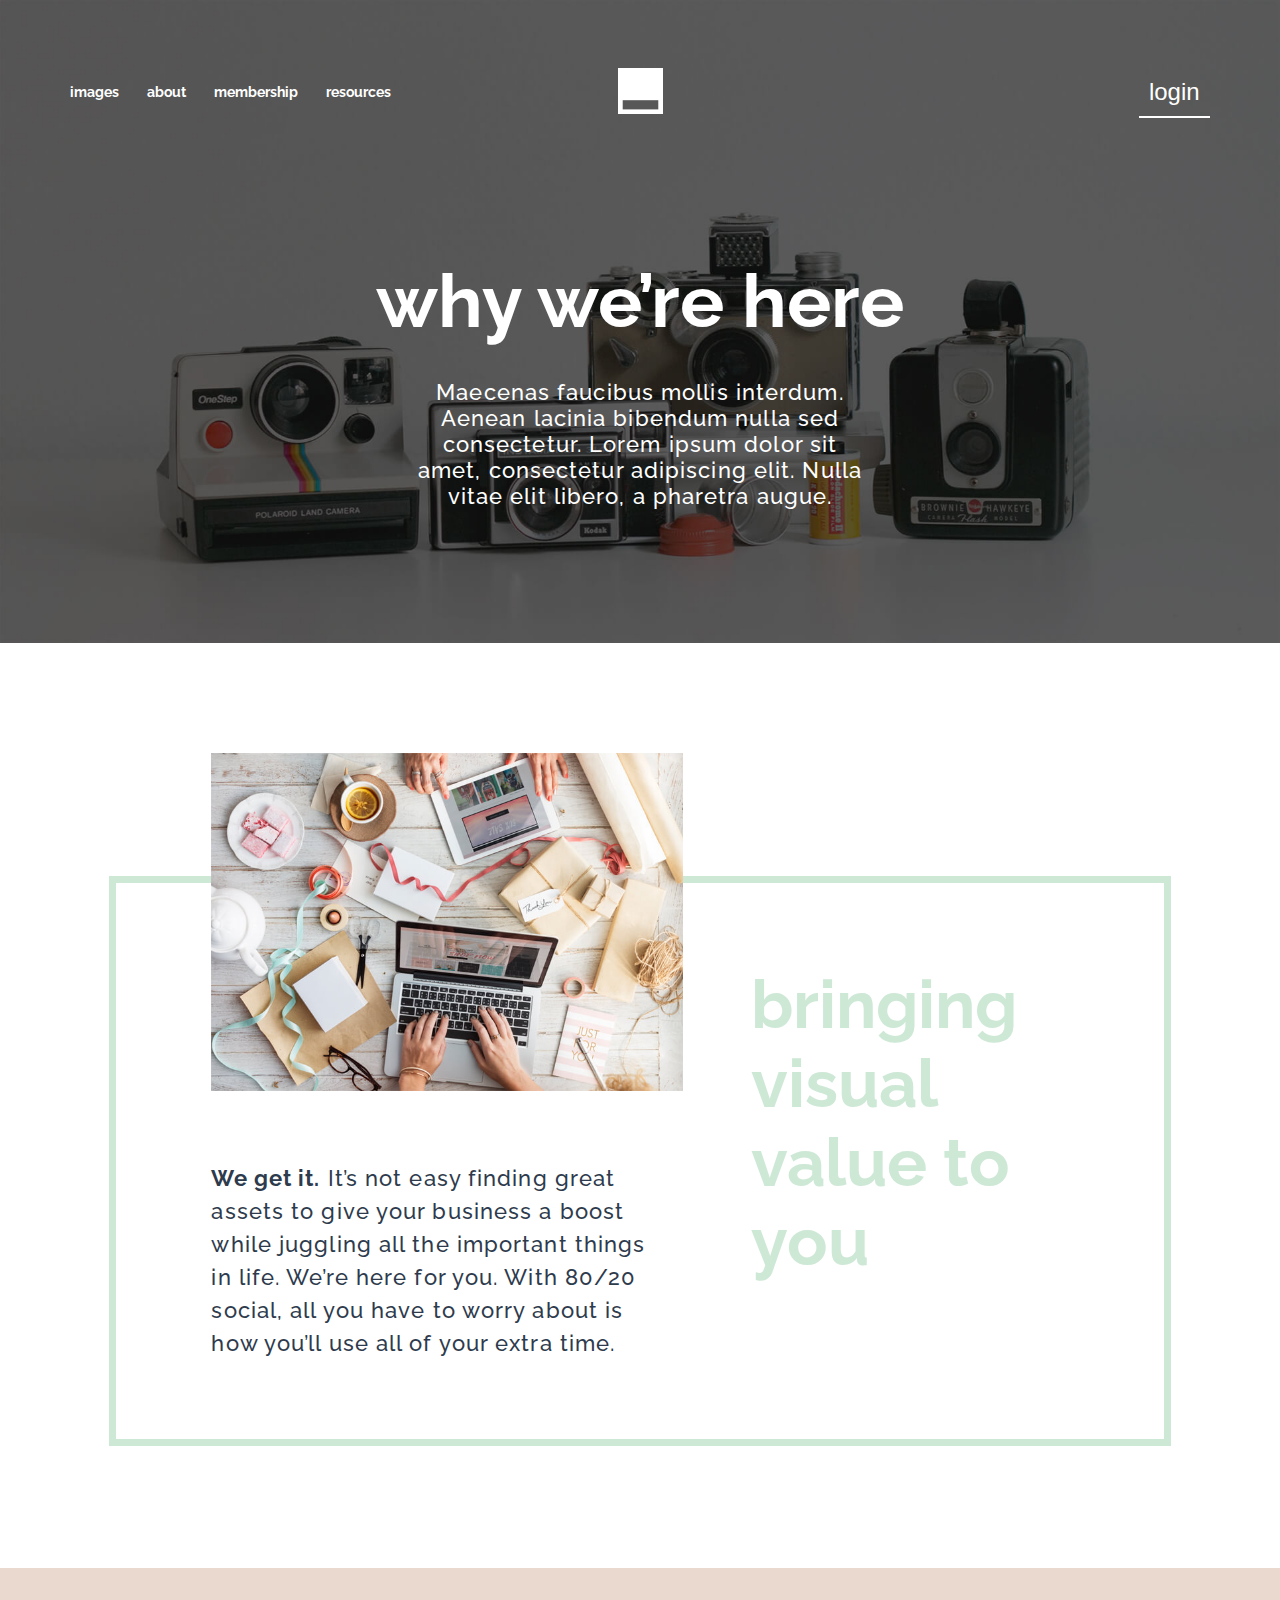
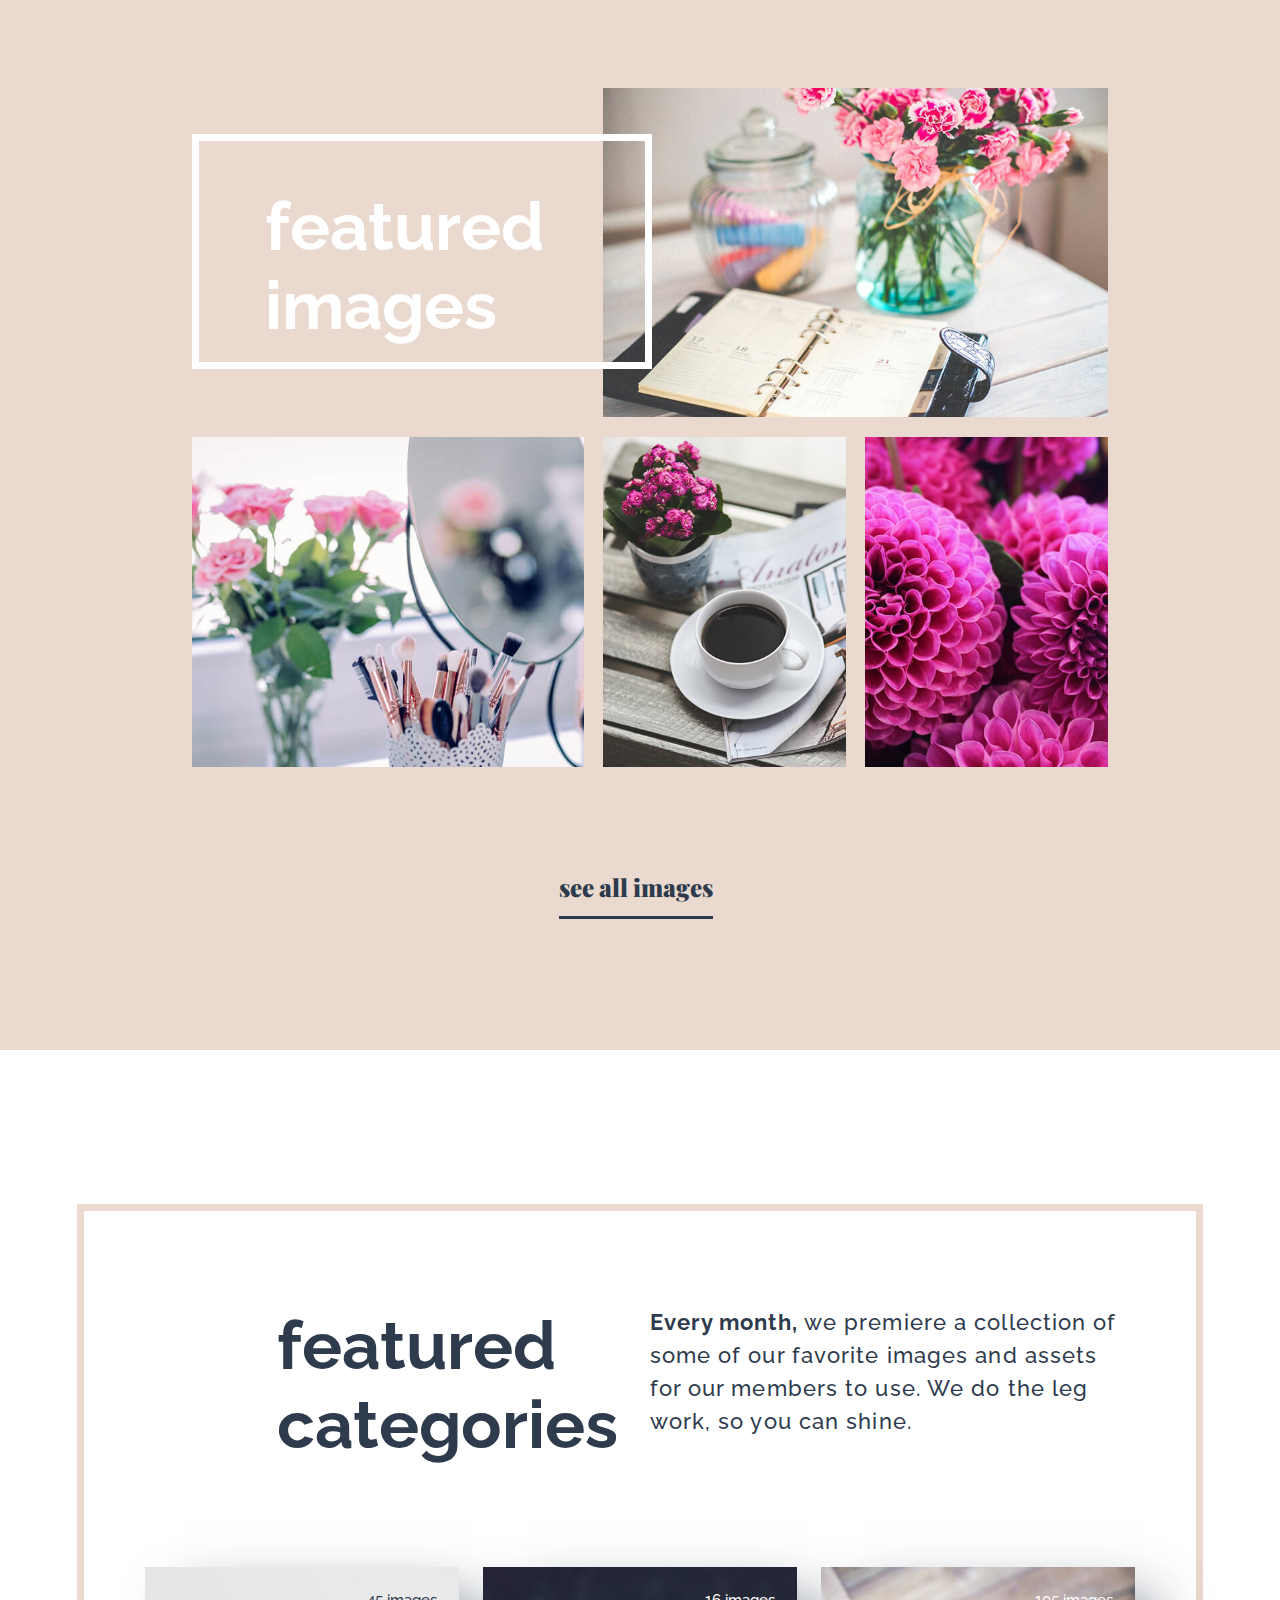
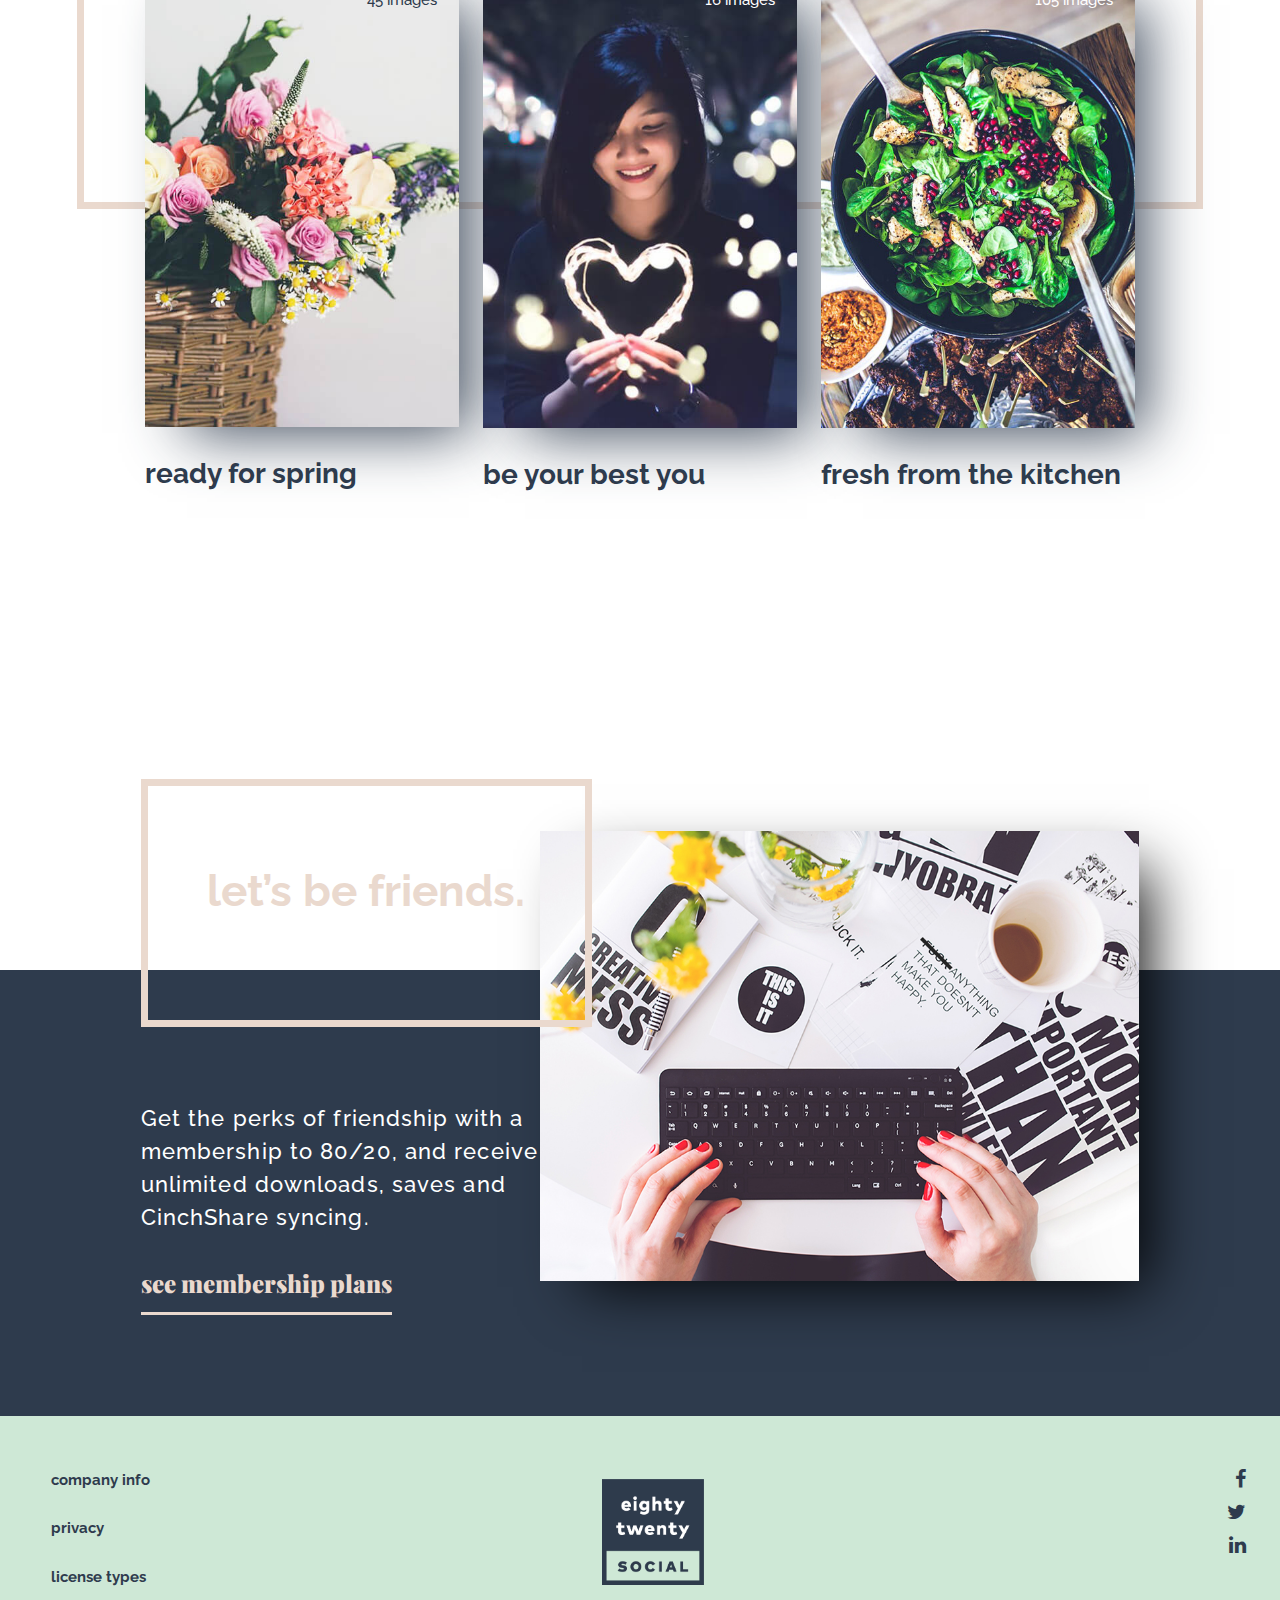
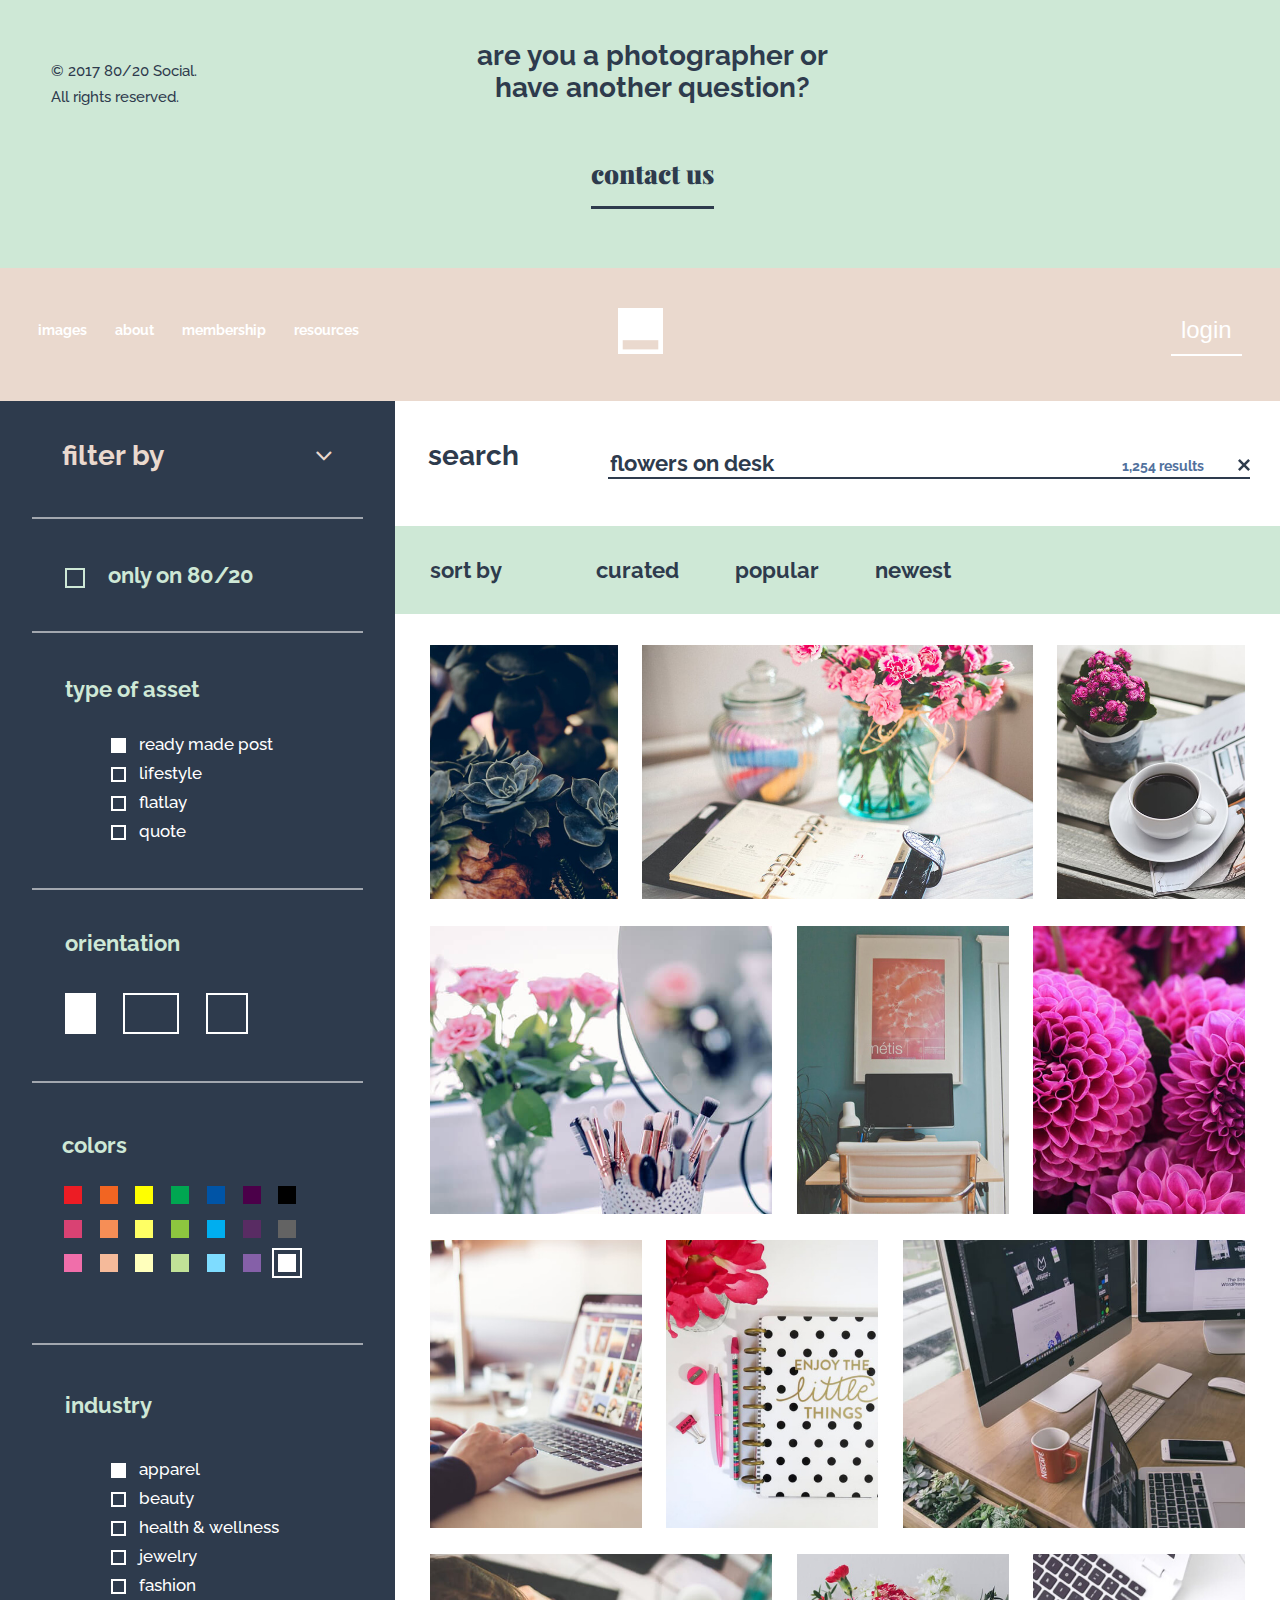
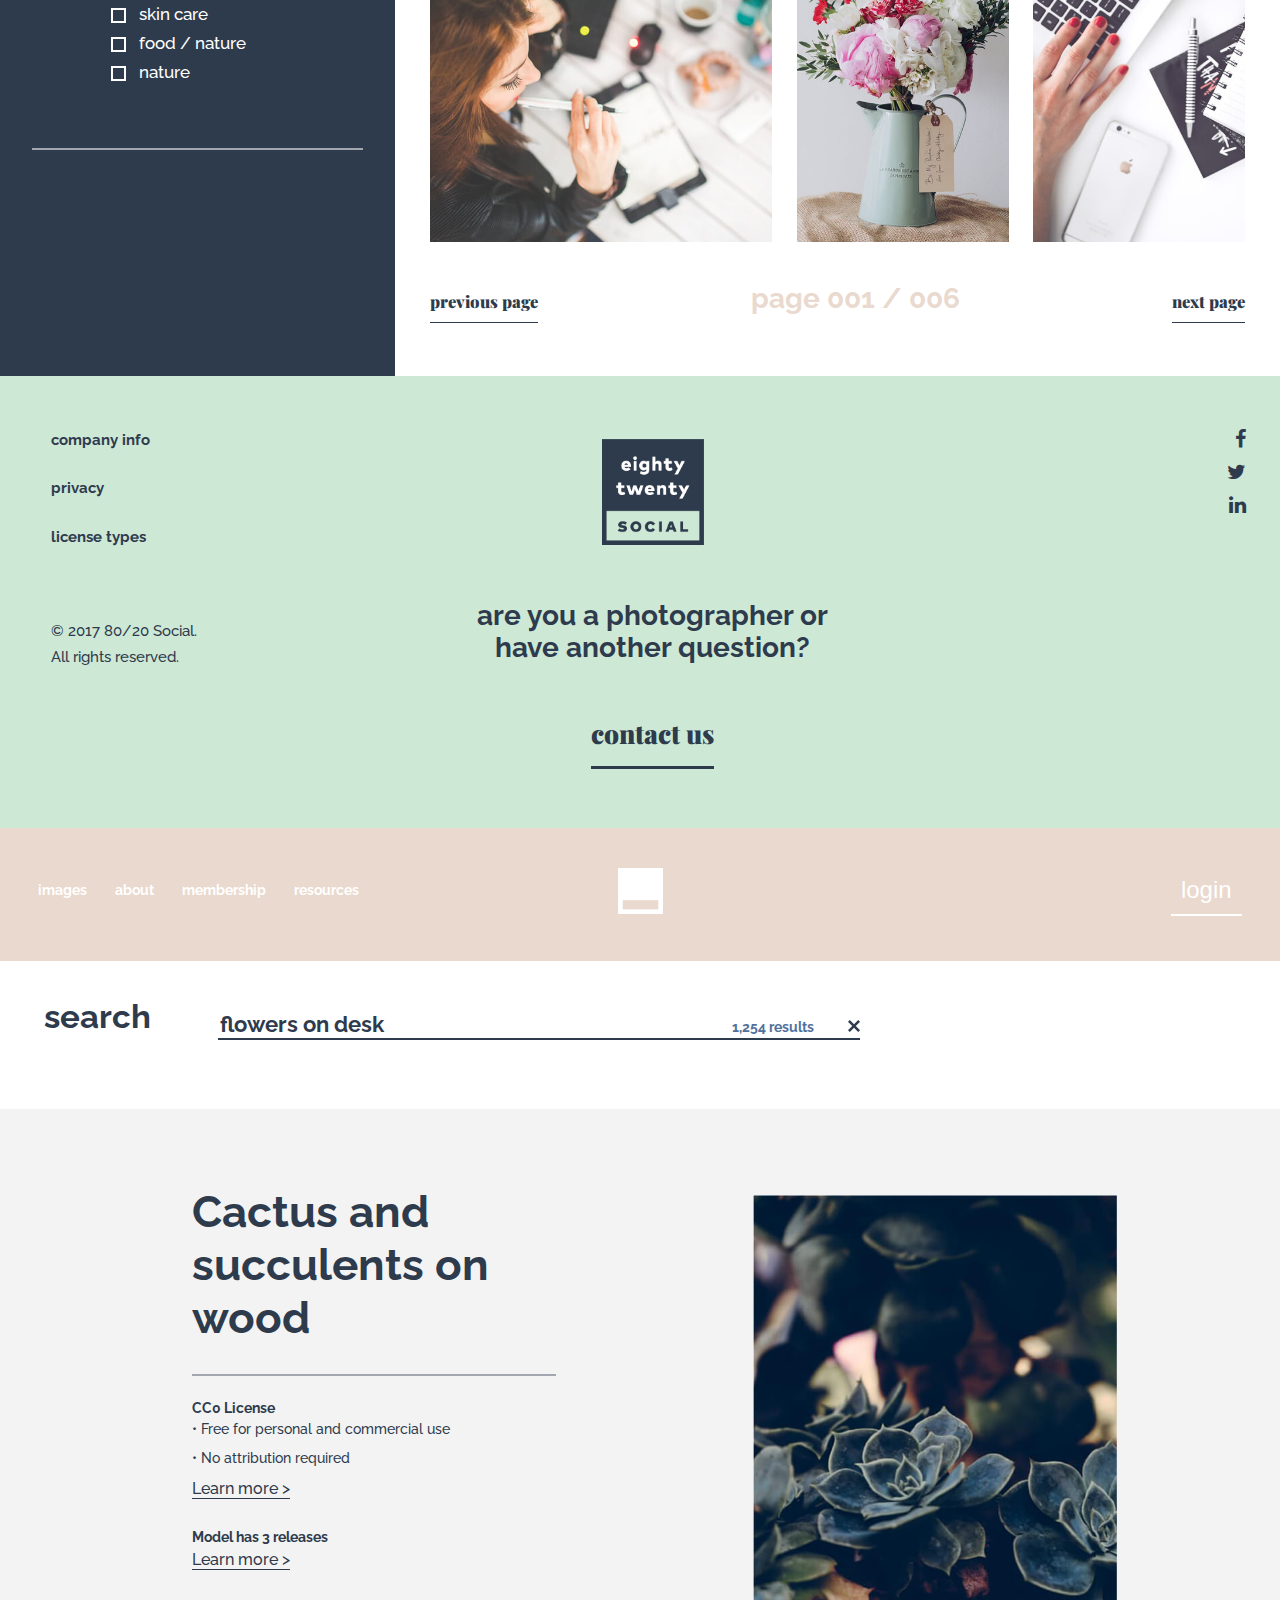
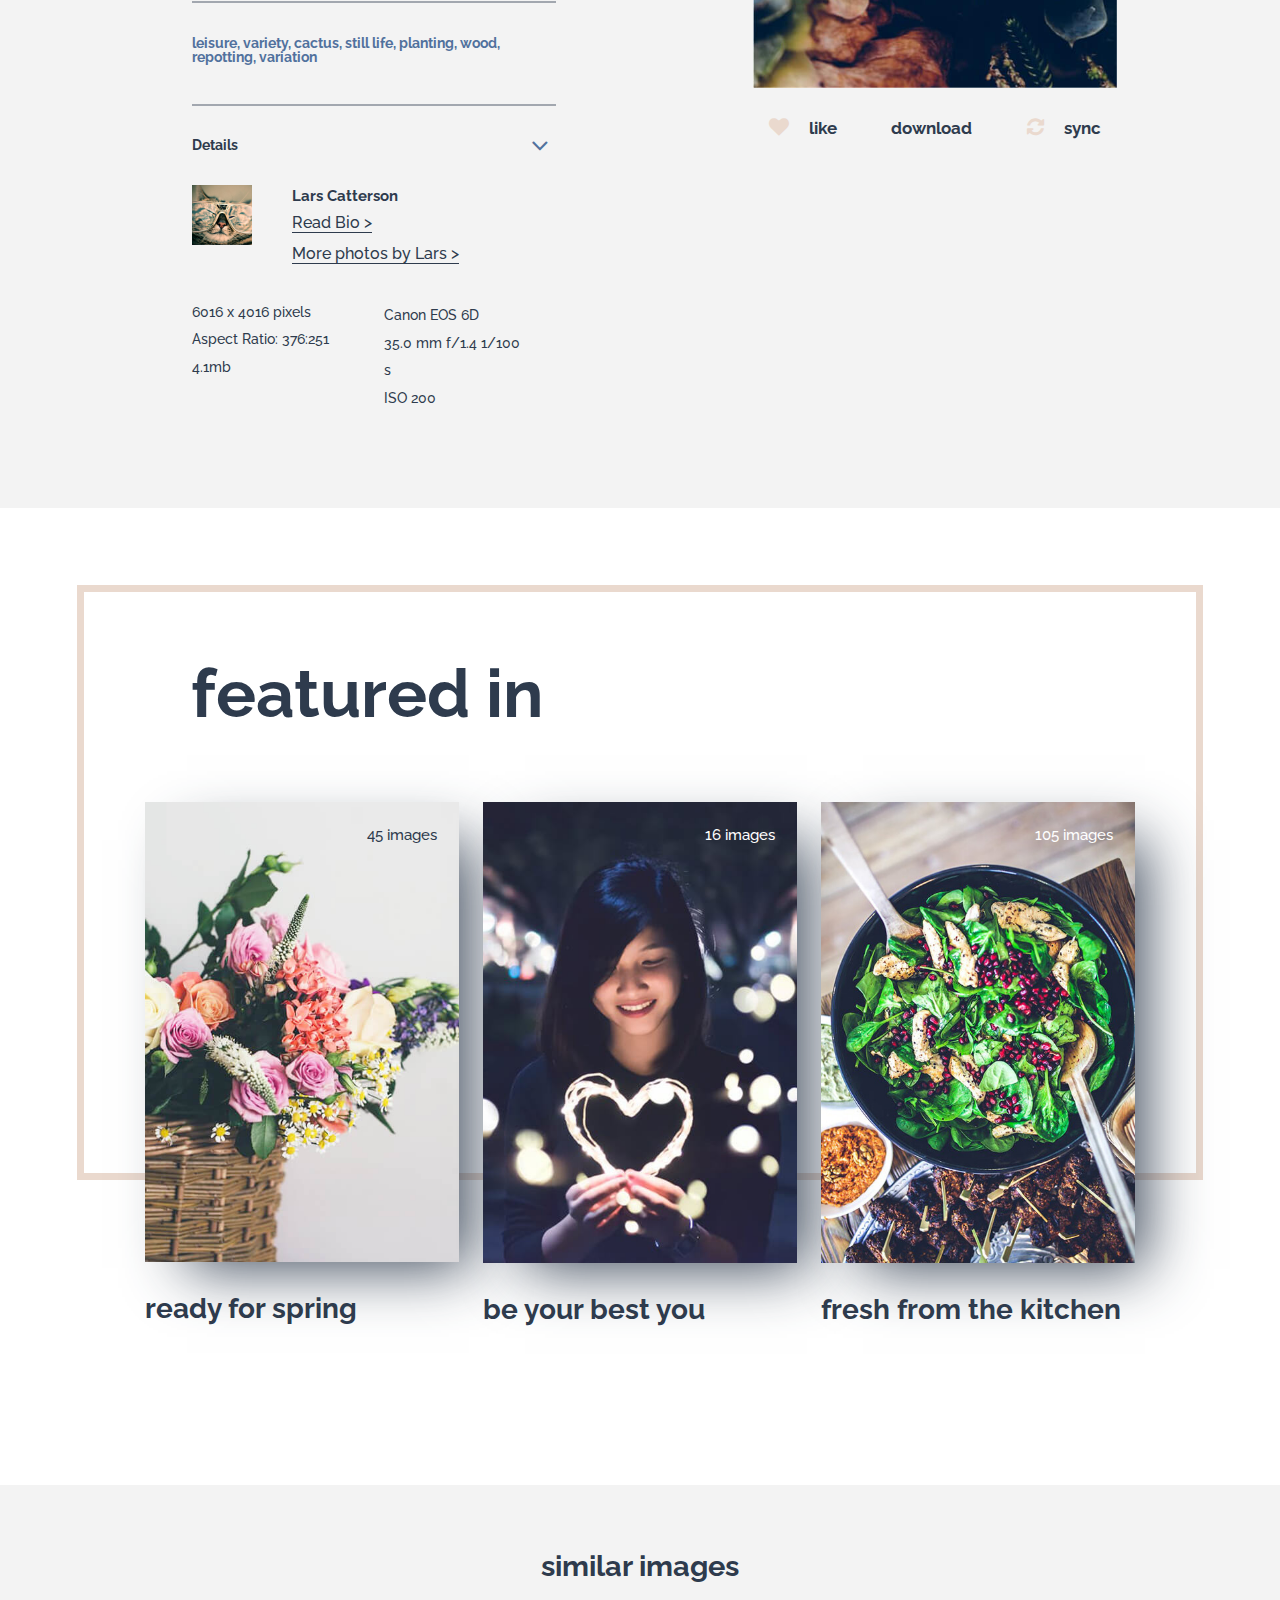
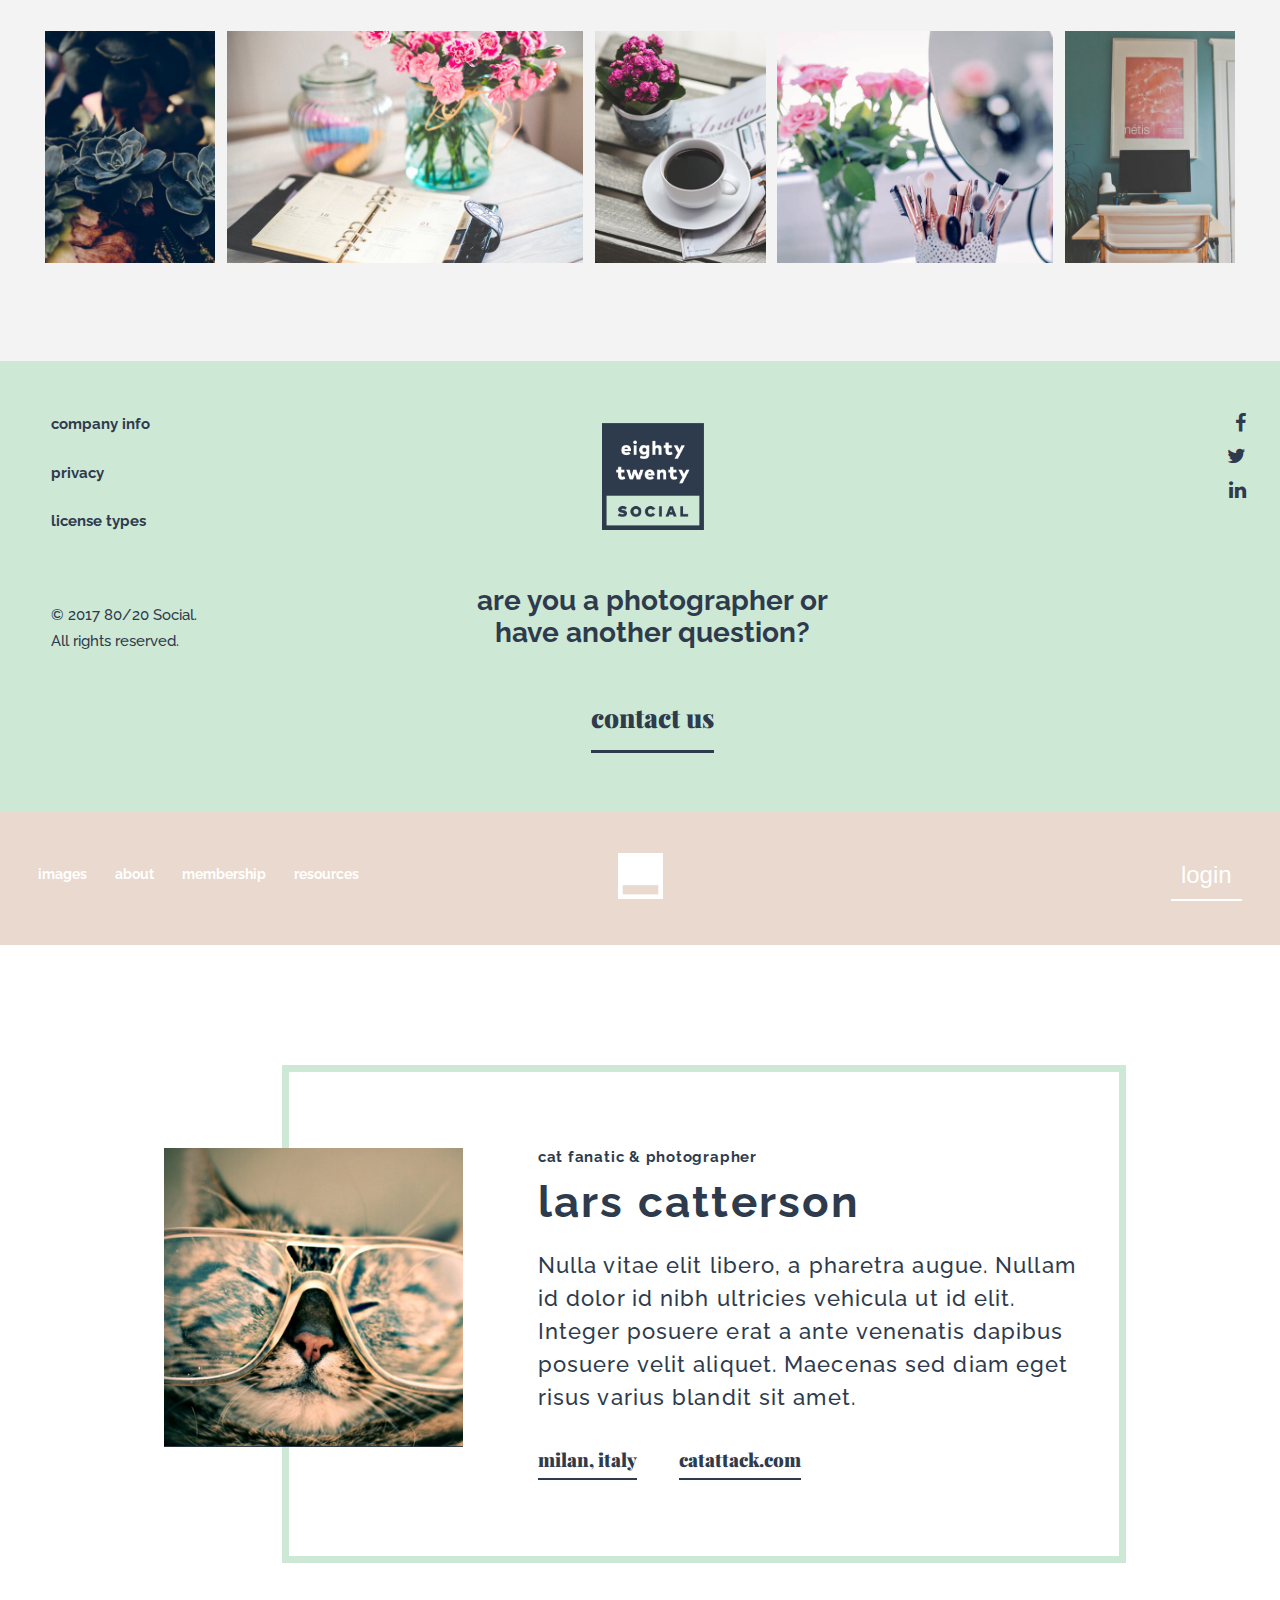
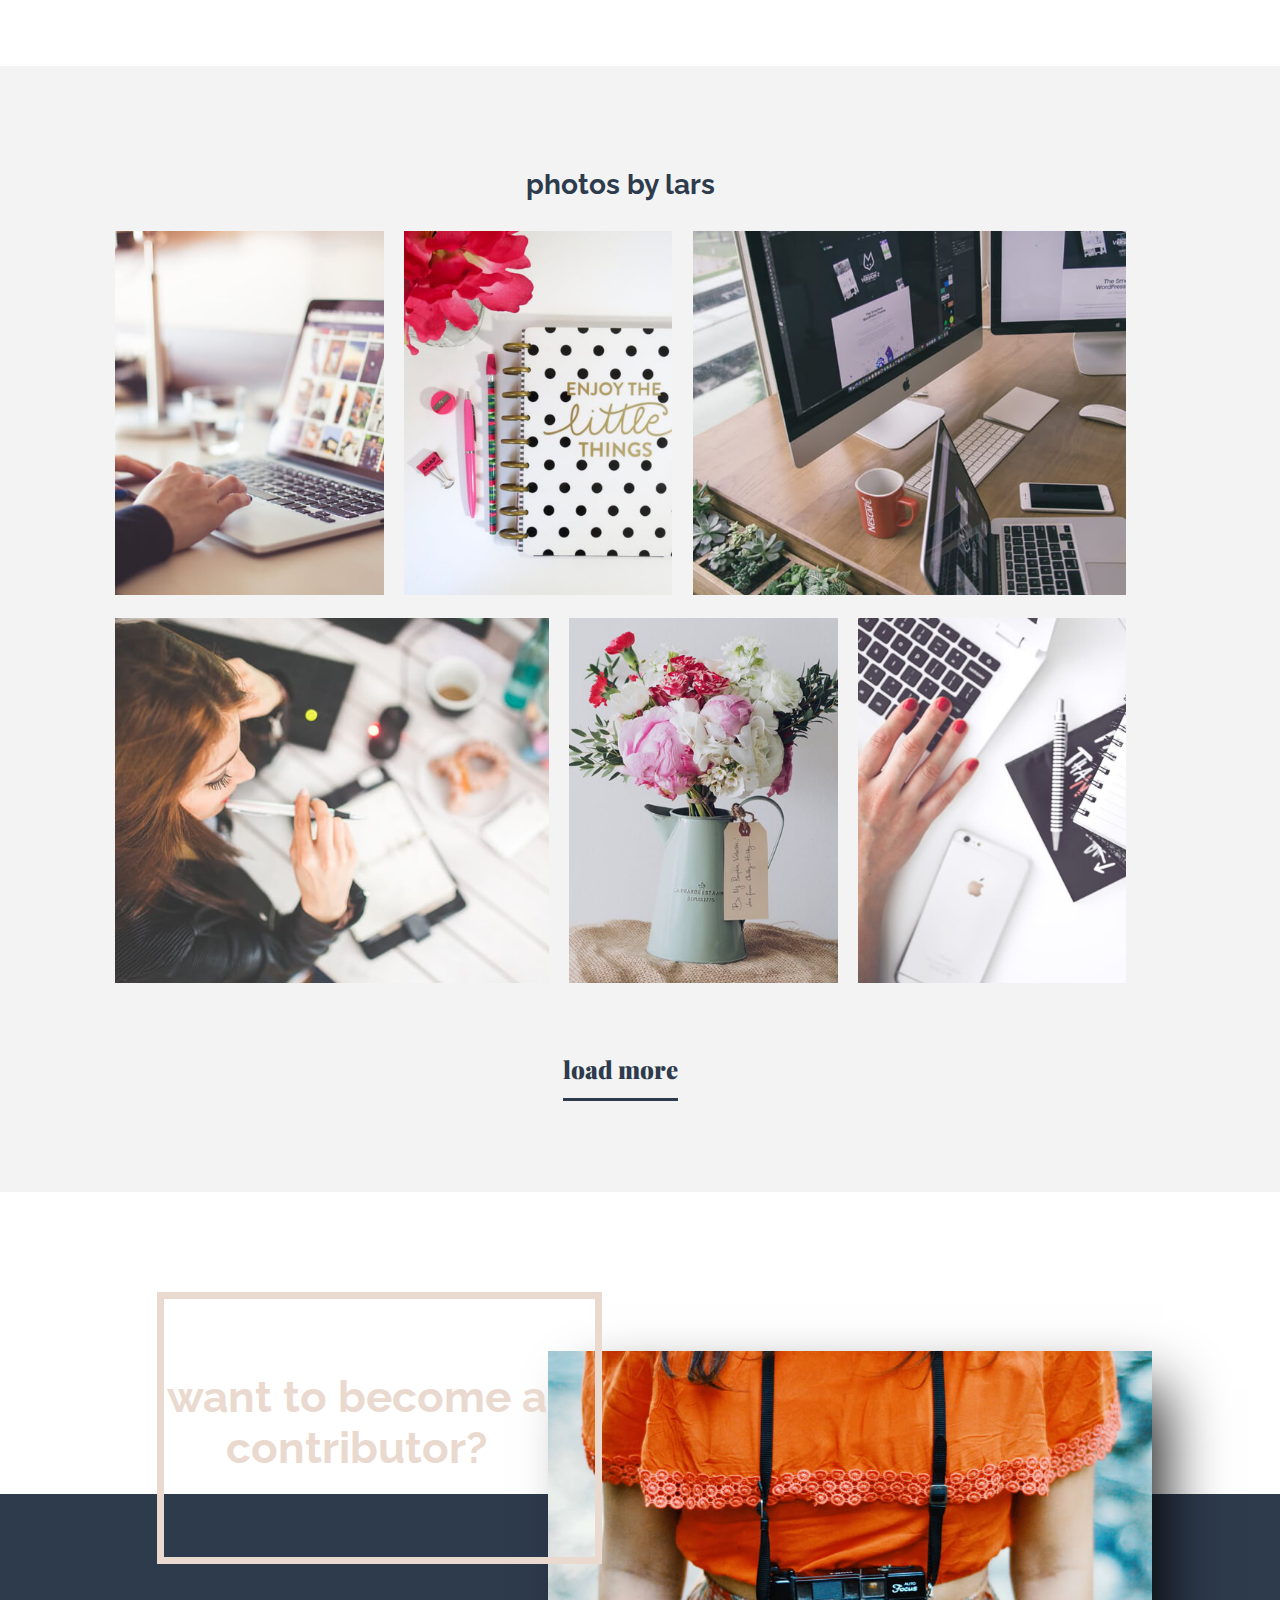
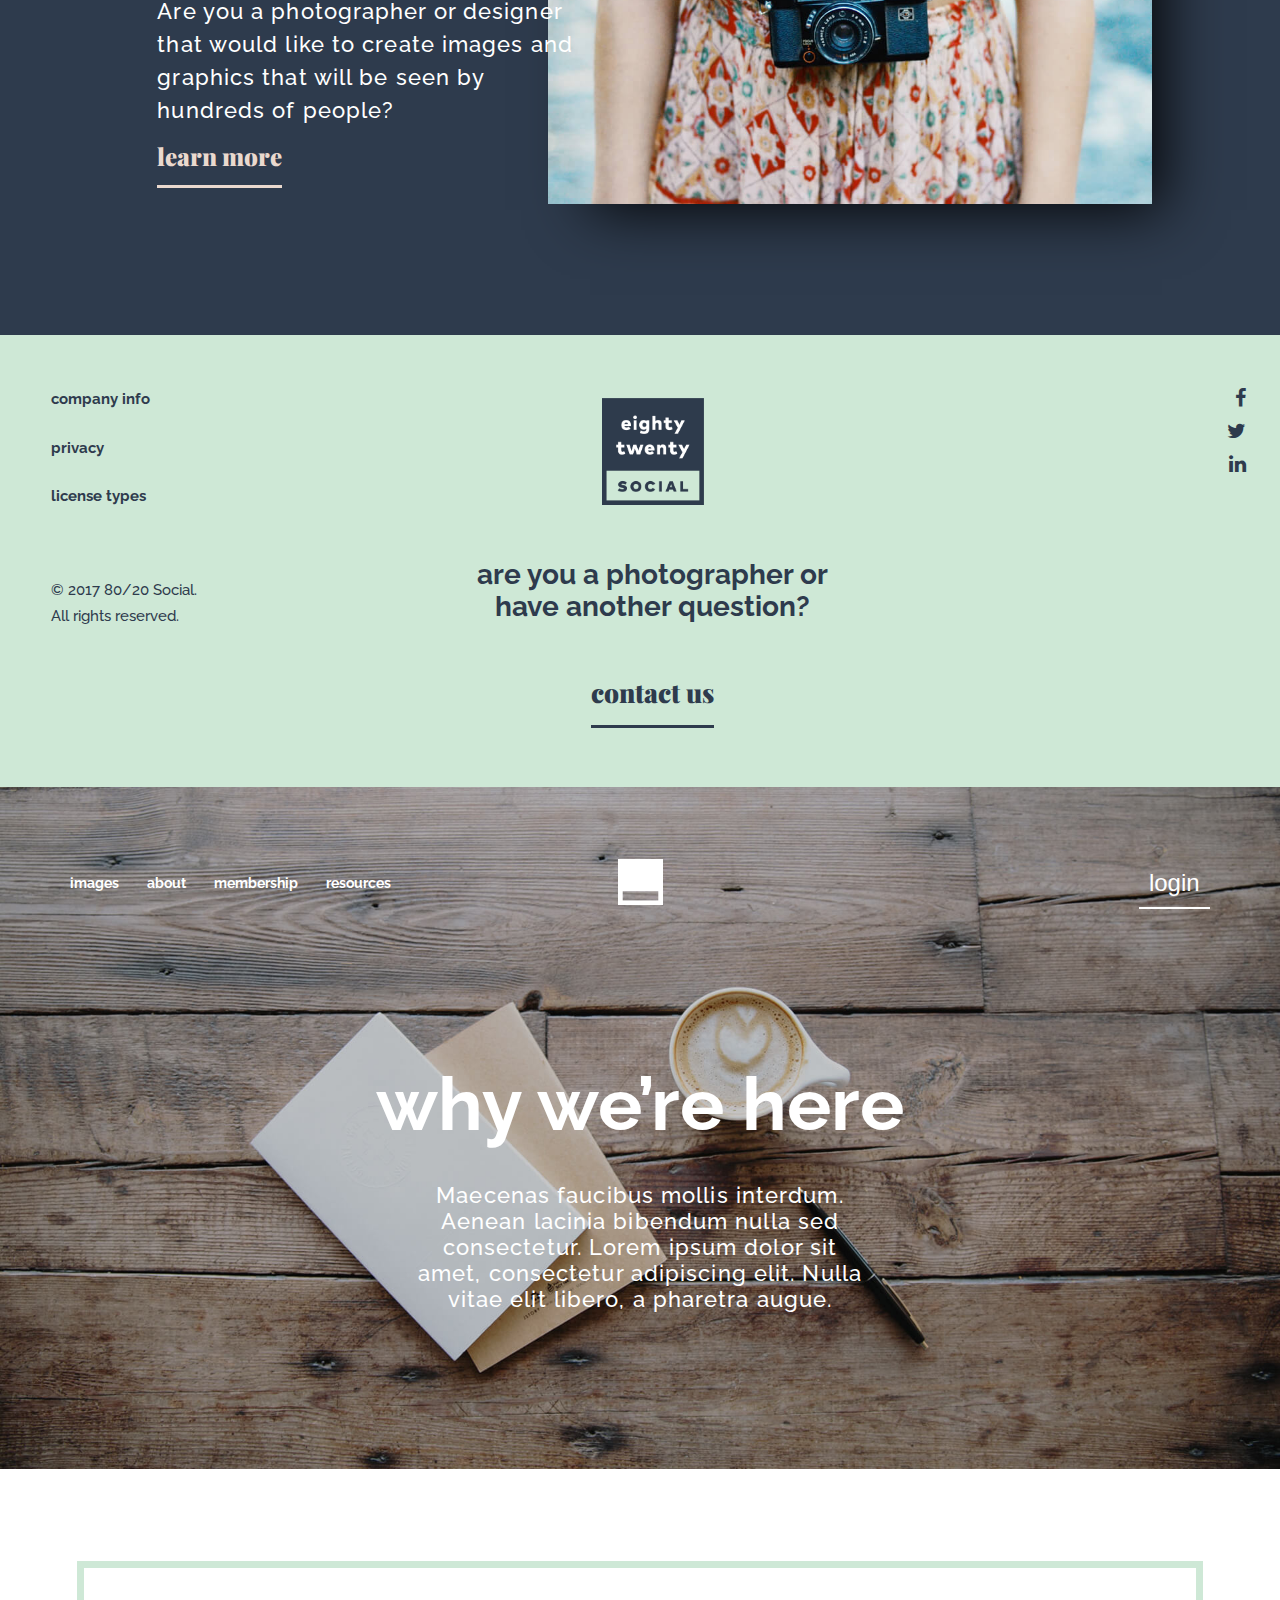
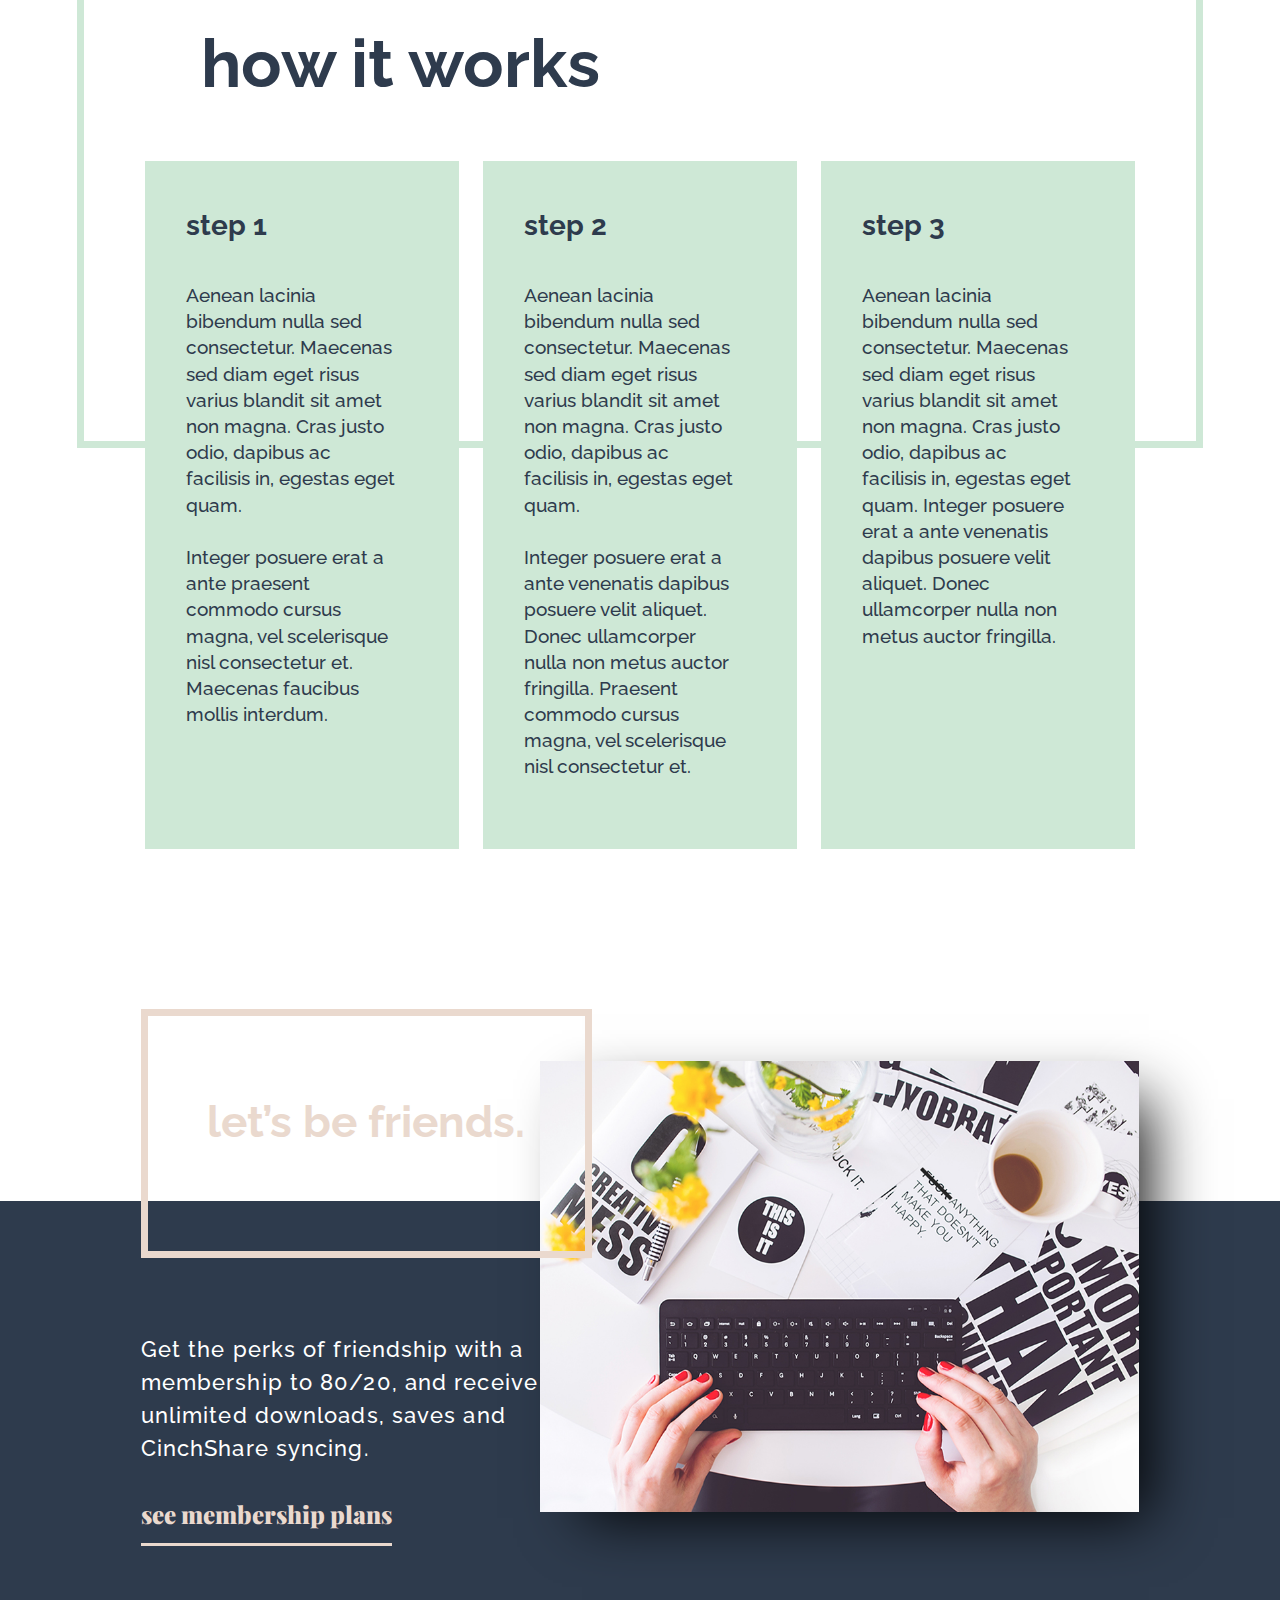
<file: index.html>
<!DOCTYPE html>
<html lang="en">
<head>
    <meta charset="UTF-8">
    <meta name="viewport" content="width=device-width, initial-scale=1.0, maximum-scale=1.0, user-scalable=0">


    <link href="css/styles.css" rel="stylesheet">
    <link href="https://fonts.googleapis.com/css?family=Raleway:500,700" rel="stylesheet">
    <link href="https://fonts.googleapis.com/css?family=Playfair+Display:900" rel="stylesheet">
    <title>8020</title>
    <!--[if IE]>
    <style type="text/css">
        @media (max-width: 531px) { .featured_categories .images_featured_categories div{height: 100%}}
    </style>
    <![endif]-->

</head>
<body>
<!--HOMEPAGE1-->
<section class="home_nav_section about">
    <img class="background_home" src="images/home_cameras_1920.jpg" alt="cameras">
    <div class="menu_logo_login">
        <div class="hamburder">
            <div id="nav-icon1">
                <span></span>
                <span></span>
                <span></span>
            </div>

        </div>

        <nav>
            <ul>
                <li><a href="#">images</a></li>
                <li><a href="#">about</a></li>
                <li><a href="#">membership</a></li>
                <li><a href="#">resources</a></li>
            </ul>
        </nav>
        <div class="logo_home"><img class="logo" src="images/logo_top.png" alt="logo"></div>
        <button type="button" class="login_button">login</button>
    </div>
    <div class="about_text">
    <h2>why we’re here</h2>
    <p>Maecenas faucibus mollis interdum. Aenean lacinia bibendum nulla sed consectetur. Lorem ipsum dolor sit amet,
        consectetur adipiscing elit. Nulla vitae elit libero, a pharetra augue.</p>

    </div>

</section>
<section class="bring_visual_value">

    <div class="text_visual_value">
        <div class="image_visual_value">
            <img src="images/bringing%20_visual_value_to_you.jpg" alt="bringing_visual_value_to_you">
        </div>
        <div class="left_side">


            <p><span>We get it.</span> It’s not easy finding great assets to give your business a boost while juggling
                all
                the important things in life. We’re here for you. With 80/20 social, all you have to worry about is how
                you’ll use all of your extra time.</p>
        </div>
        <div class="right_side">
            <h2>bringing visual value to you</h2>
        </div>
    </div>

</section>
<section class="featured_images_home">
    <div class="text_featured_images_home">
        <h2>featured images</h2>
    </div>

    <div class="img_featured_1">
        <img src="images/flowers-desk-office-vintage.jpg" alt="flowers desk office vintage">

    </div>
    <div class="img_featured_2">
        <img src="images/pexels-photo-318379.jpg" alt="flowers">
    </div>
    <div class="img_featured_3">
        <img src="images/coffee-flower-reading-magazine.jpg" alt="coffee flower reading magazine">
    </div>
    <div class="img_featured_4">
        <img src="images/pexels-photo-27714.jpg" alt="flowers">
    </div>
    <p><a href="#">see all images</a></p>


</section>
<section class="featured_categories">
    <div class="text_featured_categories_home">
        <h2>featured categories</h2>
        <p><span>Every month,</span> we premiere a collection of some of our favorite images and assets for our members
            to use. We do the leg work, so you can shine.</p>

    </div>
    <div class="images_featured_categories">
        <div>
            <a href="#">
                <span class="not_white_color">45 images</span>
                <img src="images/pexels-photo-128945.jpg" atl="flowers">
                <p>ready for spring</p>
            </a>
        </div>
        <div>
            <a href="#">
                <span>16 images</span>
                <img src="images/pexels-photo-289701.jpg" atl="girl">
                <p>be your best you</p>
            </a>
        </div>
        <div>
            <a href="#">
                <span>105 images</span>
                <img src="images/food-salad-healthy-lunch.jpg" alt="food salad healthy lunch">
                <p>fresh from the kitchen</p>
            </a>
        </div>
    </div>


</section>
<section class="lets_be_friends">
    <div class="left_side_lets_be_friends">
        <h2>let’s be friends.</h2>
        <p>Get the perks of friendship with a membership to 80/20, and receive unlimited downloads, saves and CinchShare
            syncing.</p>
        <span><a href="#">see membership plans</a></span>
    </div>
    <div class="right_side_lets_be_friends">
        <img src="images/home_img_creative_mess.jpg" atl="home creative mess">


    </div>
</section>
<section class="contact_us">
    <div class="all_right">
        <ul class="company_pr">
            <li><a href="#">company info </a></li>
            <li><a href="#">privacy</a></li>
            <li><a href="#">license types</a></li>
        </ul>
        <p>© 2017 80/20 Social.</p>
        <p> All rights reserved. </p>
    </div>
    <div class="logo_contact">

        <a href="#"><img src="images/8020_MainLogo_Color_blue.png" alt="8020 Logo"></a>
        <h3>are you a photographer or have another question?</h3>
        <p class="link_contact"><a href="#">contact us</a></p>
    </div>
    <div>
        <ul class="social_link">
            <li><a href="#"><i class="fa fa-facebook" aria-hidden="true"></i></a></li>
            <li><a href="#"><i class="fa fa-twitter" aria-hidden="true"></i></a></li>
            <li><a href="#"><i class="fa fa-linkedin" aria-hidden="true"></i></a></li>
        </ul>
    </div>

</section>
<!-- END HOMEPAGE-->


<section class="home_nav_section photographer ">
    <div class="menu_logo_login">
        <div class="hamburder">
            <div id="nav-icon1">
                <span></span>
                <span></span>
                <span></span>
            </div>

        </div>

        <nav>
            <ul>
                <li><a href="#">images</a></li>
                <li><a href="#">about</a></li>
                <li><a href="#">membership</a></li>
                <li><a href="#">resources</a></li>
            </ul>
        </nav>
        <div class="logo_home"><img class="logo" src="images/logo_top.png" alt="logo"></div>
        <button type="button" class="login_button">login</button>
    </div>

</section>


<section class="images_page">
    <section class="mob_filter sort">

        <div class="filter">
            <a href="#">
                <p>filter by</p>
                <p class="arrow"><i class="fa fa-angle-down" aria-hidden="true"></i></i></p>
            </a>
        </div>


    </section>


    <section class="right_menu image">
        <div class="filter">
            <a href="#">
                <p>filter by</p>
                <p class="arrow"><i class="fa fa-angle-down" aria-hidden="true"></i></i></p>
            </a>
        </div>
        <div class="only_on">
    <span>
        <input type="radio" id="only_on" name="only"/>
        <label for="only_on">only on 80/20</label>

    </span>

        </div>
        <div class="type_asset">
            <p>type of asset</p>
            <ul>
                <li>
                    <input type="checkbox" id="ready_made" checked="checked" name="ready_made_post"/>
                    <label for="ready_made">ready made post</label>

                </li>
                <li>
                    <input type="checkbox" id="lifestyle" name="lifestyle"/>
                    <label for="lifestyle">lifestyle</label>
                </li>
                <li>
                    <input type="checkbox" id="flatlay" name="flatlay"/>
                    <label for="flatlay">flatlay</label>
                </li>
                <li>
                    <input type="checkbox" id="quote" name="quote"/>
                    <label for="quote">quote</label>
                </li>
            </ul>
        </div>
        <div class="orientation">
            <p>orientation</p>
            <span class="first">
                <input type="radio" id="first" checked="checked" name="orientation"/>
                <label for="first"></label>
            </span>
            <span class="second">
                <input type="radio" id="second" name="orientation"/>
                <label for="second"></label>
            </span>
            <span class="third">
                <input type="radio" id="third" name="orientation"/>
                <label for="third"></label>
            </span>

        </div>
        <div class="colors">
            <p>colors</p>
            <span class="col1">
                <input type="radio" id="col1" checked="checked" name="colors"/>
                <label for="col1"></label>
            </span>
            <span class="col2">
                <input type="radio" id="col2" checked="checked" name="colors"/>
                <label for="col2"></label>
            </span >
            <span class="col3">
                <input type="radio" id="col3" checked="checked" name="colors"/>
                <label for="col3"></label>
            </span>
            <span class="col4">
                <input type="radio" id="col4" checked="checked" name="colors"/>
                <label for="col4"></label>
            </span>
            <span class="col5">
                <input type="radio" id="col5" checked="checked" name="colors"/>
                <label for="col5"></label>
            </span>
            <span class="col6">
                <input type="radio" id="col6" checked="checked" name="colors"/>
                <label for="col6"></label>
            </span>
            <span class="col7">
                <input type="radio" id="col7" checked="checked" name="colors"/>
                <label for="col7"></label>
            </span>
            <span class="col8">
                <input type="radio" id="col8" checked="checked" name="colors"/>
                <label for="col8"></label>
            </span>
            <span class="col9">
                <input type="radio" id="col9" checked="checked" name="colors"/>
                <label for="col9"></label>
            </span>
            <span class="col10">
                <input type="radio" id="col10" checked="checked" name="colors"/>
                <label for="col10"></label>
            </span>
            <span class="col11">
                <input type="radio" id="col11" checked="checked" name="colors"/>
                <label for="col11"></label>
            </span>
            <span class="col12">
                <input type="radio" id="col12" checked="checked" name="colors"/>
                <label for="col12"></label>
            </span>
            <span class="col13">
                <input type="radio" id="col13" checked="checked" name="colors"/>
                <label for="col13"></label>
            </span>
            <span class="col14">
                <input type="radio" id="col14" checked="checked" name="colors"/>
                <label for="col14"></label>
            </span>
            <span class="col15">
                <input type="radio" id="col15" checked="checked" name="colors"/>
                <label for="col15"></label>
            </span>
            <span class="col16">
                <input type="radio" id="col16" checked="checked" name="colors"/>
                <label for="col16"></label>
            </span>
            <span class="col17">
                <input type="radio" id="col17" checked="checked" name="colors"/>
                <label for="col17"></label>
            </span>
            <span class="col18">
                <input type="radio" id="col18" checked="checked" name="colors"/>
                <label for="col18"></label>
            </span>
            <span class="col19">
                <input type="radio" id="col19" checked="checked" name="colors"/>
                <label for="col19"></label>
            </span>
            <span class="col20">
                <input type="radio" id="col20" checked="checked" name="colors"/>
                <label for="col20"></label>
            </span>
            <span class="col21">
                <input type="radio" id="col21" checked="checked" name="colors"/>
                <label for="col21"></label>
            </span>


        </div>
        <div class="industry">
            <p>industry</p>
            <ul>
                <li>
                    <input type="checkbox" id="apparel" checked="checked" name="apparel"/>
                    <label for="apparel">apparel</label>
                </li>
                <li>
                    <input type="checkbox" id="beauty" name="beauty"/>
                    <label for="beauty">beauty</label>
                </li>
                <li>
                    <input type="checkbox" id="health" name="health"/>
                    <label for="health">health & wellness</label>
                </li>
                <li>
                    <input type="checkbox" id="jewelry" name="jewelry"/>
                    <label for="jewelry">jewelry</label>
                </li>
                <li>
                    <input type="checkbox" id="fashion" name="fashion"/>
                    <label for="fashion">fashion</label>
                </li>
                <li>
                    <input type="checkbox" id="skin" name="skin"/>
                    <label for="skin">skin care</label>
                </li>
                <li>
                    <input type="checkbox" id="food" name="food"/>
                    <label for="food">food / nature</label>
                </li>
                <li>
                    <input type="checkbox" id="nature" name="nature"/>
                    <label for="nature">nature</label>
                </li>
            </ul>
        </div>

    </section>

    <section class="left">

        <section class="search_category">

            <div class="search_box">
                <form role="email" action="">
                    <button class="search_submit" type="submit">search</button>
                    <div class="box_input">
                        <input class="" placeholder="flowers on desk" onfocus="this.placeholder = ''"
                               onblur="this.placeholder = 'flowers on desk'" autocomplete="off" name="srch2" id="srch2"
                               type="search">
                        <span>1,254 results</span>
                        <div class="close"></div>
                    </div>
                </form>


            </div>
        </section>

        <section class="sort">
            <p>sort by</p>
            <ul>
                <li><a href="#">curated</a></li>
                <li><a href="#">popular</a></li>
                <li><a href="#">newest</a></li>
            </ul>

        </section>
        <section class="photo_image">
            <div class="text_featured_images_home">
                <div class="all_img">
                    <div class="img_featured_3">
                        <img src="images/pexels-photo-114980.jpg" alt="">
                    </div>
                    <div class="img_featured_3">
                        <img src="images/flowers-desk-office-vintage.jpg" alt="">
                    </div>
                    <div class="img_featured_1">
                        <img src="images/coffee-flower-reading-magazine.jpg" alt="">
                    </div>
                </div>

                <div class="all_img">
                    <div class="img_featured_2">
                        <img src="images/pexels-photo-318379.jpg" alt="">
                    </div>
                    <div class="img_featured_3">
                        <img src="images/pexels-photo-265097.jpg" alt="">
                    </div>
                    <div class="img_featured_4">
                        <img src="images/pexels-photo-27714.jpg" alt="">
                    </div>
                </div>

                <div class="all_img">
                    <div class="img_featured_3">
                        <img src="images/pexels-photo-196655.jpg" alt="laptop">
                    </div>
                    <div class="img_featured_3">
                        <img src="images/pexels-photo-243221.jpg" alt="bookmark">
                    </div>
                    <div class="img_featured_1">
                        <img src="images/pexels-photo-225502_without_border.jpg" alt="computer">
                    </div>
                </div>

                <div class="all_img">
                    <div class="img_featured_2">
                        <img src="images/woman-hand-desk-office.jpg" alt="woman hand desk office">
                    </div>
                    <div class="img_featured_3">
                        <img src="images/pexels-photo_flowers.jpg" alt="flowers">
                    </div>
                    <div class="img_featured_4">
                        <img src="images/woman-hand-smartphone-desk.jpg" alt="woman hand smartphone desk">
                    </div>
                </div>

            </div>
        </section>
        <section class="featured_images_home photographer">
            <div class="next_page">
                <p><a href="#">previous page</a></p>
                <span>page 001 / 006</span>
                <p><a href="#">next page</a></p>
            </div>
        </section>

    </section>
</section>

<section class="contact_us">
    <div class="all_right">
        <ul class="company_pr">
            <li><a href="#">company info </a></li>
            <li><a href="#">privacy</a></li>
            <li><a href="#">license types</a></li>
        </ul>
        <p>© 2017 80/20 Social.</p>
        <p> All rights reserved. </p>
    </div>
    <div class="logo_contact">

        <a href="#"><img src="images/8020_MainLogo_Color_blue.png" alt="8020 Logo"></a>
        <h3>are you a photographer or have another question?</h3>
        <p class="link_contact"><a href="#">contact us</a></p>
    </div>
    <div>
        <ul class="social_link">
            <li><a href="#"><i class="fa fa-facebook" aria-hidden="true"></i></a></li>
            <li><a href="#"><i class="fa fa-twitter" aria-hidden="true"></i></a></li>
            <li><a href="#"><i class="fa fa-linkedin" aria-hidden="true"></i></a></li>
        </ul>
    </div>

</section>

<section class="home_nav_section photographer ">
    <div class="menu_logo_login">
        <div class="hamburder">
            <div id="nav-icon1">
                <span></span>
                <span></span>
                <span></span>
            </div>

        </div>

        <nav>
            <ul>
                <li><a href="#">images</a></li>
                <li><a href="#">about</a></li>
                <li><a href="#">membership</a></li>
                <li><a href="#">resources</a></li>
            </ul>
        </nav>
        <div class="logo_home"><img class="logo" src="images/logo_top.png" alt="logo"></div>
        <button type="button" class="login_button">login</button>
    </div>

</section>
<section class="search_category">

    <div class="search_box">
        <form role="email" action="">
            <button class="search_submit" type="submit">search</button>
            <div class="box_input">
                <input class="" placeholder="flowers on desk" onfocus="this.placeholder = ''"
                       onblur="this.placeholder = 'flowers on desk'" autocomplete="off" name="srch2" id="srch2"
                       type="search">
                <span>1,254 results</span>
                <div class="close"></div>
            </div>
        </form>


    </div>
</section>
<section class="user_info">
    <div class="left_side">
        <h2>Cactus and succulents on wood</h2>
        <div class="info_img">
            <p>CC0 License</p>
            <ul>
                <li>• Free for personal and commercial use</li>
                <li>• No attribution required</li>
            </ul>
            <p class="learn_more"><a href="#">Learn more ></a></p>
            <p>Model has 3 releases</p>
            <p><a href="#">Learn more ></a></p>
        </div>


        <p class="description">leisure, variety, cactus, still life, planting, wood, repotting, variation</p>
        <div class="details">
            <p>Details</p>
            <p class="arrow"><i class="fa fa-angle-down" aria-hidden="true"></i></i></p>
        </div>
        <div class="info_user_detail">
            <div class="img_text">
                <div class="img">
                    <img src="images/octavio-fossatti-37556.jpg" alt="octavio fossatti">
                </div>
                <div class="text">
                    <h4>Lars Catterson</h4>
                    <p><a href="#">Read Bio ></a></p>
                    <p><a href="#">More photos by Lars ></a></p>
                </div>
            </div>
            <div class="additional_info">
                <div>
                    <p>6016 x 4016 pixels</p>
                    <p>Aspect Ratio: 376:251</p>
                    <p>4.1mb</p>
                </div>
                <div class="right_side">
                    <p>Canon EOS 6D</p>
                    <p>35.0 mm f/1.4 1/100 s</p>
                    <p>ISO 200</p>
                </div>

            </div>
        </div>
    </div>

    <div class="right_side">
        <div class="img_container">
            <img src="images/pexels-photo-114980_large.jpg" alt="flowers">
        </div>
        <ul>
            <li><a href="#"><i class="fa fa-heart" aria-hidden="true"></i>like</a></li>
            <li><a href="#">download</a></li>
            <li><a href="#"><i class="fa fa-refresh" aria-hidden="true"></i>sync</a></li>
        </ul>


    </div>

</section>

<section class="featured_categories imageDetails">
    <div class="text_featured_categories_home">
        <h2>featured in</h2>


    </div>
    <div class="images_featured_categories">
        <div>
            <a href="#">
                <span class="not_white_color">45 images</span>
                <img src="images/pexels-photo-128945.jpg" atl="flowers">
                <p>ready for spring</p>
            </a>
        </div>
        <div>
            <a href="#">
                <span>16 images</span>
                <img src="images/pexels-photo-289701.jpg" atl="girl">
                <p>be your best you</p>
            </a>
        </div>
        <div>
            <a href="#">
                <span>105 images</span>
                <img src="images/food-salad-healthy-lunch.jpg" alt="food salad healthy lunch">
                <p>fresh from the kitchen</p>
            </a>
        </div>
    </div>


</section>
<section class="similar_images">
    <h2>similar images</h2>
    <div class="images_block">
        <div><a hfer="#"><img src="images/pexels-photo-114980.jpg" alt="flowers"></a></div>
        <div class="second_img"><a hfer="#"><img src="images/flowers-desk-office-vintage.jpg" alt="flowers desk office vintage"></a></div>
        <div><a hfer="#"><img src="images/coffee-flower-reading-magazine.jpg" alt="coffee flower reading magazine"></a></div>
        <div><a hfer="#"><img src="images/pexels-photo-318379.jpg" alt="flowers"></a></div>
        <div><a hfer="#"><img src="images/pexels-photo-265097.jpg" alt="picture"></a></div>
    </div>

</section>
<section class="contact_us">
    <div class="all_right">
        <ul class="company_pr">
            <li><a href="#">company info </a></li>
            <li><a href="#">privacy</a></li>
            <li><a href="#">license types</a></li>
        </ul>
        <p>© 2017 80/20 Social.</p>
        <p> All rights reserved. </p>
    </div>
    <div class="logo_contact">

        <a href="#"><img src="images/8020_MainLogo_Color_blue.png" alt="8020 Logo"></a>
        <h3>are you a photographer or have another question?</h3>
        <p class="link_contact"><a href="#">contact us</a></p>
    </div>
    <div>
        <ul class="social_link">
            <li><a href="#"><i class="fa fa-facebook" aria-hidden="true"></i></a></li>
            <li><a href="#"><i class="fa fa-twitter" aria-hidden="true"></i></a></li>
            <li><a href="#"><i class="fa fa-linkedin" aria-hidden="true"></i></a></li>
        </ul>
    </div>

</section>

<!--Photographer4-->
<section class="home_nav_section photographer ">
    <div class="menu_logo_login">
        <div class="hamburder">
            <div id="nav-icon1">
                <span></span>
                <span></span>
                <span></span>
            </div>

        </div>

        <nav>
            <ul>
                <li><a href="#">images</a></li>
                <li><a href="#">about</a></li>
                <li><a href="#">membership</a></li>
                <li><a href="#">resources</a></li>
            </ul>
        </nav>
        <div class="logo_home"><img class="logo" src="images/logo_top.png" alt="logo"></div>
        <button type="button" class="login_button">login</button>
    </div>

</section>
<section class="bring_visual_value membership photographer">

    <div class="text_visual_value">
        <div class="image_visual_value">
            <img src="images/octavio-fossatti-37556.jpg" alt="octavio fossatti">
        </div>

        <div class="right_side">
            <p class="location">cat fanatic & photographer</p>
            <p class="name">lars catterson</p>
            <p class="description">Nulla vitae elit libero, a pharetra augue. Nullam id dolor id nibh ultricies vehicula
                ut id elit. Integer posuere erat a ante venenatis dapibus posuere velit aliquet. Maecenas sed diam eget
                risus varius blandit sit amet.</p>
            <ul>
                <li><a href="#">milan, italy</a></li>
                <li><a href="#">catattack.com</a></li>
            </ul>
        </div>
    </div>

</section>

<section class="featured_images_home photographer">
    <h3>photos by lars</h3>
    <div class="text_featured_images_home">
        <div class="all_img">
            <div class="img_featured_3">
                <img src="images/pexels-photo-196655.jpg" alt="laptop">
            </div>
            <div class="img_featured_3">
                <img src="images/pexels-photo-243221.jpg" alt="bookmark">
            </div>
            <div class="img_featured_1">
                <img src="images/pexels-photo-225502_without_border.jpg" alt="computer">
            </div>
        </div>

        <div class="all_img">
            <div class="img_featured_2">
                <img src="images/woman-hand-desk-office.jpg" alt="woman hand desk office">
            </div>
            <div class="img_featured_3">
                <img src="images/pexels-photo_flowers.jpg" alt="flowers">
            </div>
            <div class="img_featured_4">
                <img src="images/woman-hand-smartphone-desk.jpg" alt="woman hand smartphone desk">
            </div>
        </div>
    </div>
    <p><a href="#">load more</a></p>


</section>
<section class="white_space_contributor photographer ">

</section>
<section class="lets_be_friends about contributor">


    <div class="left_side_lets_be_friends">
        <h2>want to become a contributor?</h2>
        <p>Are you a photographer or designer that would like to create images and graphics that will be seen by
            hundreds of people?</p>
        <span><a href="#">learn more</a></span>
    </div>
    <div class="right_side_lets_be_friends">
        <img src="images/camila-cordeiro-114284.jpg" atl="camila cordeiro">


    </div>
</section>

<section class="contact_us">
    <div class="all_right">
        <ul class="company_pr">
            <li><a href="#">company info </a></li>
            <li><a href="#">privacy</a></li>
            <li><a href="#">license types</a></li>
        </ul>
        <p>© 2017 80/20 Social.</p>
        <p> All rights reserved. </p>
    </div>
    <div class="logo_contact">

        <a href="#"><img src="images/8020_MainLogo_Color_blue.png" alt="8020 Logo"></a>
        <h3>are you a photographer or have another question?</h3>
        <p class="link_contact"><a href="#">contact us</a></p>
    </div>
    <div>
        <ul class="social_link">
            <li><a href="#"><i class="fa fa-facebook" aria-hidden="true"></i></a></li>
            <li><a href="#"><i class="fa fa-twitter" aria-hidden="true"></i></a></li>
            <li><a href="#"><i class="fa fa-linkedin" aria-hidden="true"></i></a></li>
        </ul>
    </div>

</section>
<!--end Photographer4-->
<!--ABOUT5-->
<section class="home_nav_section about">
    <img class="background_home" src="images/freddy-castro-133326.jpg" alt="freddy castro">
    <div class="menu_logo_login">
        <div class="hamburder">
            <div id="nav-icon1">
                <span></span>
                <span></span>
                <span></span>
            </div>

        </div>

        <nav>
            <ul>
                <li><a href="#">images</a></li>
                <li><a href="#">about</a></li>
                <li><a href="#">membership</a></li>
                <li><a href="#">resources</a></li>
            </ul>
        </nav>
        <div class="logo_home"><img class="logo" src="images/logo_top.png" alt="logo"></div>
        <button type="button" class="login_button">login</button>
    </div>
    <div class="about_text">
        <h2>why we’re here</h2>
        <p>Maecenas faucibus mollis interdum. Aenean lacinia bibendum nulla sed consectetur. Lorem ipsum dolor sit amet,
            consectetur adipiscing elit. Nulla vitae elit libero, a pharetra augue.</p>

    </div>
</section>
<section class="featured_categories about">
    <div class="text_featured_categories_home">
        <h2>how it works</h2>

    </div>
    <div class="images_featured_categories">
        <div>
            <h4>step 1</h4>
            <p>Aenean lacinia bibendum nulla sed consectetur. Maecenas sed diam eget risus varius blandit sit amet non
                magna. Cras justo odio, dapibus ac facilisis in, egestas eget quam.
                <br><br>
                Integer posuere erat a ante praesent commodo cursus magna, vel scelerisque nisl consectetur et. Maecenas
                faucibus mollis interdum.</p>

        </div>
        <div>
            <h4>step 2</h4>
            <p>Aenean lacinia bibendum nulla sed consectetur. Maecenas sed diam eget risus varius blandit sit amet non
                magna. Cras justo odio, dapibus ac facilisis in, egestas eget quam.
                <br><br>
                Integer posuere erat a ante venenatis dapibus posuere velit aliquet. Donec ullamcorper nulla non metus
                auctor fringilla. Praesent commodo cursus magna, vel scelerisque nisl consectetur et.</p>
        </div>
        <div>
            <h4>step 3</h4>
            <p>Aenean lacinia bibendum nulla sed consectetur. Maecenas sed diam eget risus varius blandit sit amet non
                magna. Cras justo odio, dapibus ac facilisis in, egestas eget quam. Integer posuere erat a ante
                venenatis dapibus posuere velit aliquet. Donec ullamcorper nulla non metus auctor fringilla.</p>
        </div>
    </div>


</section>
<section class="lets_be_friends">
    <div class="left_side_lets_be_friends">
        <h2>let’s be friends.</h2>
        <p>Get the perks of friendship with a membership to 80/20, and receive unlimited downloads, saves and CinchShare
            syncing.</p>
        <span><a href="#">see membership plans</a></span>
    </div>
    <div class="right_side_lets_be_friends">
        <img src="images/home_img_creative_mess.jpg" atl="home creative mess">


    </div>
</section>
<section class="frequently_asked_questions">
    <h2>frequently asked questions</h2>
    <div class="left_side">
        <div>
            <h4>What is 80/20 Social?</h4>
            <p>80/20 helps designers, bloggers and everyone who is looking for an image to find great photos that you
                can use everywhere for free. For more information read the following frequently asked questions.</p>
        </div>
        <div>
            <h4>What is the license of the photos on 80/20 Social?</h4>
            <p>All photos on 80/20 Social are licensed under the Creative Commons Zero (CC0) license. This means you can
                use them for free for any personal and commercial purpose. Attribution is not required. For more
                information read our <a href="#">license page.</a></p>
        </div>
    </div>
    <div class="right_side">
        <div>
            <h4>Can I edit or modify the photos?</h4>
            <p>Yes, it’s no problem to edit a photo, add text, add filters or modify it in any other way.</p>
        </div>
        <div>
            <h4>Is it allowed to post the photos on Facebook or on other social media platforms?</h4>
            <p>Yes, you can post it on your private profile, use it as your new header image or even use it for a post
                on your commercial Facebook/Twitter/LinkedIn page.</p>
        </div>

    </div>


</section>
<section class="more_answers">
    <p>need more answers?</p>
    <p><a href="#">get in touch</a></p>
</section>
<section class="white_space_contributor">

</section>
<section class="lets_be_friends about contributor">


    <div class="left_side_lets_be_friends">
        <h2>want to become a contributor?</h2>
        <p>Are you a photographer or designer that would like to create images and graphics that will be seen by
            hundreds of people?</p>
        <span><a href="#">learn more</a></span>
    </div>
    <div class="right_side_lets_be_friends">
        <img src="images/camila-cordeiro-114284.jpg" atl="camila cordeiro">


    </div>
</section>

<section class="contact_us">
    <div class="all_right">
        <ul class="company_pr">
            <li><a href="#">company info </a></li>
            <li><a href="#">privacy</a></li>
            <li><a href="#">license types</a></li>
        </ul>
        <p>© 2017 80/20 Social.</p>
        <p> All rights reserved. </p>
    </div>
    <div class="logo_contact">

        <a href="#"><img src="images/8020_MainLogo_Color_blue.png" alt="8020 Logo"></a>
        <h3>are you a photographer or have another question?</h3>
        <p class="link_contact"><a href="#">contact us</a></p>
    </div>
    <div>
        <ul class="social_link">
            <li><a href="#"><i class="fa fa-facebook" aria-hidden="true"></i></a></li>
            <li><a href="#"><i class="fa fa-twitter" aria-hidden="true"></i></a></li>
            <li><a href="#"><i class="fa fa-linkedin" aria-hidden="true"></i></a></li>
        </ul>
    </div>

</section>


<!--END ABOUT-->
<!--MEMBERSHIP6-->
<section class="home_nav_section about">
    <img class="background_home" src="images/a11mxtzuhle-freestocks-org.jpg" alt="phone book">
    <div class="menu_logo_login">
        <div class="hamburder">
            <div id="nav-icon1">
                <span></span>
                <span></span>
                <span></span>
            </div>

        </div>

        <nav>
            <ul>
                <li><a href="#">images</a></li>
                <li><a href="#">about</a></li>
                <li><a href="#">membership</a></li>
                <li><a href="#">resources</a></li>
            </ul>
        </nav>
        <div class="logo_home"><img class="logo" src="images/logo_top.png" alt="logo"></div>
        <button type="button" class="login_button">login</button>
    </div>
    <div class="about_text">
        <h2>let’s be friends</h2>
        <p>Maecenas faucibus mollis interdum. Aenean lacinia bibendum nulla sed consectetur. Lorem ipsum dolor sit amet,
            consectetur adipiscing elit. Nulla vitae elit libero, a pharetra augue.</p>

    </div>
</section>
<section class="featured_categories about membership">
    <div class="text_featured_categories_home">
        <h2>our pricing</h2>

    </div>
    <div class="images_featured_categories">
        <div>
            <h4>free limited</h4>
            <p class="price"><span>$</span>0</p>
            <p class="text">Donec id elit non mi porta gravida at eget metus. Aenean eu leo quam. Pellentesque ornare
                sem lacinia
                quam venenatis vestibulum. Cras justo odio, dapibus ac facilisis in, egestas eget quam.
            </p>
            <p><a href="#">sign me up</a></p>

        </div>
        <div>
            <h4>monthly unlimited</h4>
            <p class="price"><span>$</span>10</p>
            <p class="text">Donec id elit non mi porta gravida at eget metus. Aenean eu leo quam. Pellentesque ornare
                sem lacinia
                quam venenatis vestibulum. Cras justo odio, dapibus ac facilisis in, egestas eget quam.
            </p>
            <p><a href="#">sign me up</a></p>
        </div>
        <div>
            <h4>yearly unlimited</h4>
            <p class="price"><span>$</span>120</p>
            <p class="text">Donec id elit non mi porta gravida at eget metus. Aenean eu leo quam. Pellentesque ornare
                sem lacinia
                quam venenatis vestibulum. Cras justo odio, dapibus ac facilisis in, egestas eget quam.
            </p>
            <p><a href="#">sign me up</a></p>
        </div>
    </div>


</section>
<section class="frequently_asked_questions membership">
    <h2>friends with benefits</h2>
    <div class="left_side">
        <div>
            <h4>free</h4>
            <p>Donec id elit non mi porta gravida at eget metus.<br><br>
                Nulla vitae elit libero, a pharetra augue. Nullam quis risus eget urna mollis ornare vel eu leo.<br><br>
                Vivamus sagittis lacus vel augue laoreet rutrum faucibus dolor auctor.<br><br>
                Donec id elit non mi porta gravida at eget metus.<br><br>
                Integer posuere erat a ante venenatis dapibus posuere velit aliquet. Nullam id dolor id nibh ultricies
                vehicula ut id elit.</p>
        </div>

    </div>
    <div class="right_side">
        <div>
            <h4>unlimited</h4>
            <p>Donec id elit non mi porta gravida at eget metus.<br><br>
                Nulla vitae elit libero, a pharetra augue. Nullam quis risus eget urna mollis ornare vel eu leo.<br><br>
                Vivamus sagittis lacus vel augue laoreet rutrum faucibus dolor auctor.<br><br>
                Donec id elit non mi porta gravida at eget metus.<br><br>
                Integer posuere erat a ante venenatis dapibus posuere velit aliquet. Nullam id dolor id nibh ultricies
                vehicula ut id elit.</p>
        </div>

    </div>


</section>
<section class="bring_visual_value membership">

    <div class="text_visual_value">
        <div class="image_visual_value">
            <img src="images/aoxw5x_bvve-esmee-holdijk.jpg" alt="kate miller">
        </div>

        <div class="right_side">
            <p class="location">orlando, fl</p>
            <p class="name">kate miller</p>
            <p class="description">80/20, where have you been all my life? I LOVE this service! Definitely worth every
                penny! So super user friendly, fast and all around amazing.</p>
        </div>
    </div>

</section>
<section class="white_space_contributor membership">

</section>
<section class="lets_be_friends about contributor membership">


    <div class="left_side_lets_be_friends">
        <h2><span>cinchshare</span> integration.</h2>
        <p>Get the perks of friendship with a membership to 80/20, and receive unlimited downloads, saves and CinchShare
            syncing.</p>
        <span><a href="#">learn more</a></span>
    </div>
    <div class="right_side_lets_be_friends">
        <img src="images/Exposure_hand_flower.jpg" atl="Exposure hand flower">


    </div>
</section>

<section class="contact_us">
    <div class="all_right">
        <ul class="company_pr">
            <li><a href="#">company info </a></li>
            <li><a href="#">privacy</a></li>
            <li><a href="#">license types</a></li>
        </ul>
        <p>© 2017 80/20 Social.</p>
        <p> All rights reserved. </p>
    </div>
    <div class="logo_contact">

        <a href="#"><img src="images/8020_MainLogo_Color_blue.png" alt="8020 Logo"></a>
        <h3>are you a photographer or have another question?</h3>
        <p class="link_contact"><a href="#">contact us</a></p>
    </div>
    <div>
        <ul class="social_link">
            <li><a href="#"><i class="fa fa-facebook" aria-hidden="true"></i></a></li>
            <li><a href="#"><i class="fa fa-twitter" aria-hidden="true"></i></a></li>
            <li><a href="#"><i class="fa fa-linkedin" aria-hidden="true"></i></a></li>
        </ul>
    </div>

</section>
<!--END MEMBERSHIP-->
<!--ARTICLE-->
<section class="home_nav_section article">
    <img class="background_home" src="images/pexels-photo-92657.jpg" alt="nature">
    <div class="menu_logo_login">

        <div class="hamburder">
            <div id="nav-icon1">
                <span></span>
                <span></span>
                <span></span>
            </div>

        </div>
        <nav>
            <ul>
                <li><a href="#">images</a></li>
                <li><a href="#">about</a></li>
                <li><a href="#">membership</a></li>
                <li><a href="#">resources</a></li>
            </ul>
        </nav>
        <div class="logo_home"><img class="logo" src="images/logo_top.png" alt="logo"></div>
        <button type="button" class="login_button">login</button>
    </div>

</section>
<section class="article_note">
    <div class="left_side">
        <p>80/20 Social Showcase N° 2: The story behind Markus Spiske’s bird’s eye shot of springtime Germany</p>
        <p class="date">Feb 28, 2017</p>
    </div>
    <div class="right_side">
        <p>Markus Spiske is a media designer and photographer based in Bavaria, Germany. In this interview he explains
            to our community what it takes to create a photo like the one above.<br><br><br>
            <span>What is the story behind this photo?</span><br><br><br>
            I shot this photo during a hot air balloon ride in spring 2016. It was already my fourth ride with an hot
            air balloon. However, the most interesting ride up to now was a Transalp from Imst (AT) to Oderzo, Treviso
            (IT).<br><br><br>
            Have a look at another photo from that ride:</p>
        <img class="first_img_article" src="images/pexels-photo-92656.jpg" atl="mountin">
        <p>I planned the balloon ride because it strongly depends on the weather if you can do the ride or not but the
            photo itself is a random shot. I chose the subject because in general I like the bird’s eye perspective. The
            visual field is much broader, you can see much more than on the ground and you get impressive new
            perspectives.<br><br><br>
            The image shows my homeland, the Fränkische Schweiz, an area in Upper Franconia, Bavaria, Germany.<br><br><br>
            <span>Which equipment and which settings did you use and why?</span><br><br><br>
            I used a Canon EOS 5D Mark III with a Canon EF24-70mm f/2.8 II USM.<br><br><br>
            The settings were:<br>
            – 1/6 sec. at f/22<br>
            – focal length: 24mm<br>
            – ISO: 320<br><br><br>
            For this kind of wide landscape panorama image there should be a relatively constant sharpness. I didn’t
            want “depth of field”. Thus I chose the smallest aperture (f/22) for this lens. To get the biggest image
            section I took the initial value of image distance (24mm) from my lens.</p>
        <img class="second_img_article" src="images/pexels-photo-105481.jpg" atl="mountin">
        <p>
            <span>What motivates you to allow anyone to use your photos for free without any attribution?</span><br><br><br>
            In 2003 I began taking photos, learning by doing. Since 2006 I’m selling images on microstock agencies. By
            now, I gathered plenty of images which haven’t been accepted there.<br><br><br>
            Leaving them getting dusty over time was not an option. Thus, step by step, I started to provide them free
            for commercial use. More than 1075+ other images with CC-BY license are currently available on my web page
            raumrot.com. At 80/20 Social, Pixabay and Unsplash you can find another 350+ with CC0 license.</p>

    </div>

</section>
<section class="bring_visual_value article">

    <div class="text_visual_value">

        <h3>During the ride, they got a little bored and tried a few things which you should rather not do at 800m in
            the air…</h3>

    </div>

</section>
<secion class="anithing_else">
    <div>
        <p class="title">Anything else you would like to say? </p>
        <p>I thank you for this source. So many people can find such a huge number of excellent images for free and use
            them
            to create awesome designs for print, web, mobile or presentations going beyond the big global players in
            stock
            photography.</p>
    </div>

</secion>
<section class="share_user">
    <div class="left_side">
        <p>share on</p>
        <ul class="social_link">
            <li><a href="#"><i class="fa fa-facebook" aria-hidden="true"></i></a></li>
            <li><a href="#"><i class="fa fa-twitter" aria-hidden="true"></i></a></li>
        </ul>

    </div>
    <div class="right_side">
        <img src="images/octavio-fossatti-37556.jpg" alt="octavio fossatti">
        <div>
            <h6>Lars Catterson </h6>
            <p><a href="#">View other articles ></a></p>
        </div>

    </div>

</section>
<section class="more_answers article">
    <p><a href="#">next article</a></p>
</section>
<section class="contact_us">
    <div class="all_right">
        <ul class="company_pr">
            <li><a href="#">company info </a></li>
            <li><a href="#">privacy</a></li>
            <li><a href="#">license types</a></li>
        </ul>
        <p>© 2017 80/20 Social.</p>
        <p> All rights reserved. </p>
    </div>
    <div class="logo_contact">

        <a href="#"><img src="images/8020_MainLogo_Color_blue.png" alt="8020 Logo"></a>
        <h3>are you a photographer or have another question?</h3>
        <p class="link_contact"><a href="#">contact us</a></p>
    </div>
    <div>
        <ul class="social_link">
            <li><a href="#"><i class="fa fa-facebook" aria-hidden="true"></i></a></li>
            <li><a href="#"><i class="fa fa-twitter" aria-hidden="true"></i></a></li>
            <li><a href="#"><i class="fa fa-linkedin" aria-hidden="true"></i></a></li>
        </ul>
    </div>

</section>
<!-- END ARTICLE-->
<!--RESOURSES-->
<section class="home_nav_section about article resourses">
    <img class="background_home" src="images/pexels-photo-92657.jpg" alt="nature">
    <div class="menu_logo_login">
        <div class="hamburder">
            <div id="nav-icon1">
                <span></span>
                <span></span>
                <span></span>
            </div>

        </div>

        <nav>
            <ul>
                <li><a href="#">images</a></li>
                <li><a href="#">about</a></li>
                <li><a href="#">membership</a></li>
                <li><a href="#">resources</a></li>
            </ul>
        </nav>
        <div class="logo_home"><img class="logo" src="images/logo_top.png" alt="logo"></div>
        <button type="button" class="login_button">login</button>
    </div>
    <div class="about_text">
        <h2>80/20 Social Showcase N° 2: The story behind Markus Spiske’s bird’s eye shot of springtime Germany</h2>
        <p>Markus Spiske is a media designer and photographer based in Bavaria, Germany. In this interview he explains
            to our community what it takes to create…</p>
        <span>Feb 28, 2017</span>

    </div>
</section>
<section class="article_note resourses">
    <div class="left_side">
        <h4>more posts</h4>
        <div>
            <a href="#">
                <img src="images/pexels-photo-97906.jpg" alt="city">
                <p class="title">80/20 Social Showcase #1: How Kaique Rocha created an epic photo of the São Paulo
                    cityscape</p>
                <p class="date">Feb 28, 2017</p>
            </a>
        </div>
        <div>
            <a href="#">
                <img src="images/jean-pierre-brungs-103087.jpg" alt="jean pierre brungs">
                <p class="title">How to Choose a Great Website Header Image</p>
                <p class="date">Feb 28, 2017</p>
            </a>
        </div>
    </div>
    <div class="right_side">
        <h4>tutorials</h4>
        <div class="all_img">
            <div>
                <a href="#">
                    <img src="images/breather-187925.jpg" alt="office space">
                    <p>Take great photos of the office space</p>
                </a>
            </div>
            <div>
                <a href="#">
                    <img src="images/luca-bravo-207676.jpg" alt="desk scene">
                    <p>How to shoot the perfect desk scene</p>
                </a>
            </div>
            <div>
                <a href="#">
                    <img src="images/yzzkuw3tn_g-anthony-delanoix.jpg" alt="Vintage camera">
                    <p>Vintage camera filter effects</p>
                </a>
            </div>
            <div>
                <a href="#">
                    <img src="images/flowers-purple-plant-spring.jpg" alt="flowers purple plant spring">
                    <p>Getting ready for spring</p>
                </a>
            </div>
            <div>
                <a href="#">
                    <img src="images/ydepfopaswc-alisa-anton.jpg" alt="perfect flatlay">
                    <p>Setting up the perfect flatlay</p>
                </a>
            </div>
            <div>
                <a href="#">
                    <img src="images/q3xynf92ski-guus-baggermans.jpg" alt="girl">
                    <p>Shooting in overcast skies</p>
                </a>
            </div>
        </div>

    </div>

</section>
<section class="bring_visual_value membership resourses">

    <div class="text_visual_value">
        <div class="image_visual_value">
            <img src="images/octavio-fossatti-37556_resourses.jpg" alt="octavio fossatti">
        </div>

        <div class="right_side">
            <p class="location">photographer highlight</p>
            <p class="name">lars catterson</p>
            <p class="learn_more"><a href="#">learn more</a></p>
        </div>
    </div>

</section>
<section class="featured_images_home photographer">
    <h3>additional posts & thoughts</h3>
    <div class="radio_post">
    <span>
        <input type="radio" id="all" checked="checked" name="additional posts"/>
        <label for="all">all</label>
    </span>
        <span>
        <input type="radio" id="articles" name="additional posts"/>
        <label for="articles">articles</label>
    </span>
        <span>
        <input type="radio" id="videos" name="additional posts"/>
        <label for="videos">videos</label>
    </span>
        <span>
        <input type="radio" id="tutorials" name="additional posts"/>
        <label for="tutorials">tutorials</label>
    </span>
    </div>
    <div class="post">
        <div class="block_img_text">
            <a href="#">

                <div><img src="images/mike-kosiakov-188478.jpg" alt="lake"></div>
                <div class="description">
                    <p>Highlights 2015 — Selection of the best stock photos</p>
                    <span>Feb 01, 2017</span>
                </div>
            </a>
        </div>
        <div class="block_img_text">
            <a href="#">
                <div><img src="images/norbert-levajsics-184254.jpg" alt="home computer"></div>
                <div class="description">
                    <p>10 Stunning Fall Pictures</p>
                    <span>Jan 31, 2017</span>
                </div>
            </a>
        </div>
        <div class="block_img_text">
            <a href="#">
                <div><img src="images/parker-byrd-139348.jpg" alt="men cup laptop"></div>
                <div class="description">
                    <p>The Most Beautiful Winter Pictures</p>
                    <span>Feb 01, 2017</span>
                </div>
            </a>
        </div>
        <div class="block_img_text">
            <a href="#">
                <div><img src="images/mark-solarski-209233.jpg" alt="laptop"></div>
                <div class="description">
                    <p>Best Technology Images</p>
                    <span>Jan 31, 2017</span>
                </div>
            </a>
        </div>
        <div class="block_img_text">
            <a href="#">
                <div><img src="images/todd-quackenbush-27527.jpg" alt="sky"></div>
                <div class="description">
                    <p>Sketch (+ More) Giveaway</p>
                    <span>Feb 01, 2017</span>
                </div>
            </a>
        </div>
        <div class="block_img_text">
            <a href="#">
                <div><img src="images/h3gijctw__w-davide-cantelli.jpg" alt="nature"></div>
                <div class="description">
                    <p>Inspiring Video Headers</p>
                    <span>Jan 31, 2017</span>
                </div>
            </a>
        </div>
    </div>

    <div class="next_page">
        <p><a href="#">previous page</a></p>
        <span>page 001 / 006</span>
        <p><a href="#">next page</a></p>
    </div>


</section>
<section class="white_space_contributor photographer resourses ">

</section>
<section class="lets_be_friends about contributor membership resourses">


    <div class="left_side_lets_be_friends">
        <div class="border">
            <h2><span>get 80/20</span> social news</h2>
            <div class="email_box">
                <form>
                    <input type="email" name="email" id="email" placeholder="you@email.com"
                           onfocus="this.placeholder = ''" onblur="this.placeholder = 'you@email.com'"
                           autocomplete="off" >
                    <input type="submit" value="go">

                </form>
            </div>
        </div>
    </div>
    <div class="right_side_lets_be_friends">
        <img src="images/Exposure_girl_dress.jpg" atl="Exposure girl dress">


    </div>
</section>
<section class="contact_us">
    <div class="all_right">
        <ul class="company_pr">
            <li><a href="#">company info </a></li>
            <li><a href="#">privacy</a></li>
            <li><a href="#">license types</a></li>
        </ul>
        <p>© 2017 80/20 Social.</p>
        <p> All rights reserved. </p>
    </div>
    <div class="logo_contact">

        <a href="#"><img src="images/8020_MainLogo_Color_blue.png" alt="8020 Logo"></a>
        <h3>are you a photographer or have another question?</h3>
        <p class="link_contact"><a href="#">contact us</a></p>
    </div>
    <div>
        <ul class="social_link">
            <li><a href="#"><i class="fa fa-facebook" aria-hidden="true"></i></a></li>
            <li><a href="#"><i class="fa fa-twitter" aria-hidden="true"></i></a></li>
            <li><a href="#"><i class="fa fa-linkedin" aria-hidden="true"></i></a></li>
        </ul>
    </div>

</section>
<!--END RESOURSES-->
<!--contact-->
<section class="home_nav_section about article resourses contact">
    <img class="background_home" src="images/pexels-photo-273238.jpg" alt="table computer">
    <div class="menu_logo_login">
        <div class="hamburder">
            <div id="nav-icon1">
                <span></span>
                <span></span>
                <span></span>
            </div>

        </div>

        <nav>
            <ul>
                <li><a href="#">images</a></li>
                <li><a href="#">about</a></li>
                <li><a href="#">membership</a></li>
                <li><a href="#">resources</a></li>
            </ul>
        </nav>
        <div class="logo_home"><img class="logo" src="images/logo_top.png" alt="logo"></div>
        <button type="button" class="login_button">login</button>
    </div>
    <div class="about_text">
        <h2>have questions or want to get in touch?</h2>
        <span><a href="#">say hello</a></span>


    </div>
</section>
<section class="white_space_contributor ">

</section>
<section class="lets_be_friends about contributor">


    <div class="left_side_lets_be_friends">
        <h2>want to become a contributor?</h2>
        <p>Are you a photographer or designer that would like to create images and graphics that will be seen by
            hundreds of people?</p>
        <span><a href="#">learn more</a></span>
    </div>
    <div class="right_side_lets_be_friends">
        <img src="images/camila-cordeiro-114284.jpg" atl="camila cordeiro">


    </div>
</section>
<section class="white_space_contributor photographer resourses ">

</section>
<section class="lets_be_friends about contributor membership resourses">


    <div class="left_side_lets_be_friends">
        <div class="border">
            <h2><span>get 80/20</span> social news</h2>
            <div class="email_box">
                <form>
                    <input type="email" name="email" id="email" placeholder="you@email.com"
                           onfocus="this.placeholder = ''" onblur="this.placeholder = 'you@email.com'"
                           autocomplete="off" >
                    <input type="submit" value="go">

                </form>
            </div>
        </div>
    </div>
    <div class="right_side_lets_be_friends">
        <img src="images/Exposure_girl_dress.jpg" atl="Exposure girl dress">


    </div>
</section>
<section class="contact_us">
    <div class="all_right">
        <ul class="company_pr">
            <li><a href="#">company info </a></li>
            <li><a href="#">privacy</a></li>
            <li><a href="#">license types</a></li>
        </ul>
        <p>© 2017 80/20 Social.</p>
        <p> All rights reserved. </p>
    </div>
    <div class="logo_contact">

        <a href="#"><img src="images/8020_MainLogo_Color_blue.png" alt="8020 Logo"></a>
        <h3>are you a photographer or have another question?</h3>
        <p class="link_contact"><a href="#">contact us</a></p>
    </div>
    <div>
        <ul class="social_link">
            <li><a href="#"><i class="fa fa-facebook" aria-hidden="true"></i></a></li>
            <li><a href="#"><i class="fa fa-twitter" aria-hidden="true"></i></a></li>
            <li><a href="#"><i class="fa fa-linkedin" aria-hidden="true"></i></a></li>
        </ul>
    </div>

</section>
<!-- END contact-->




<script src="js/jquery-3.2.1.min.js"></script>
<script src="js/main.js"></script>
</body>
</html>
</file>
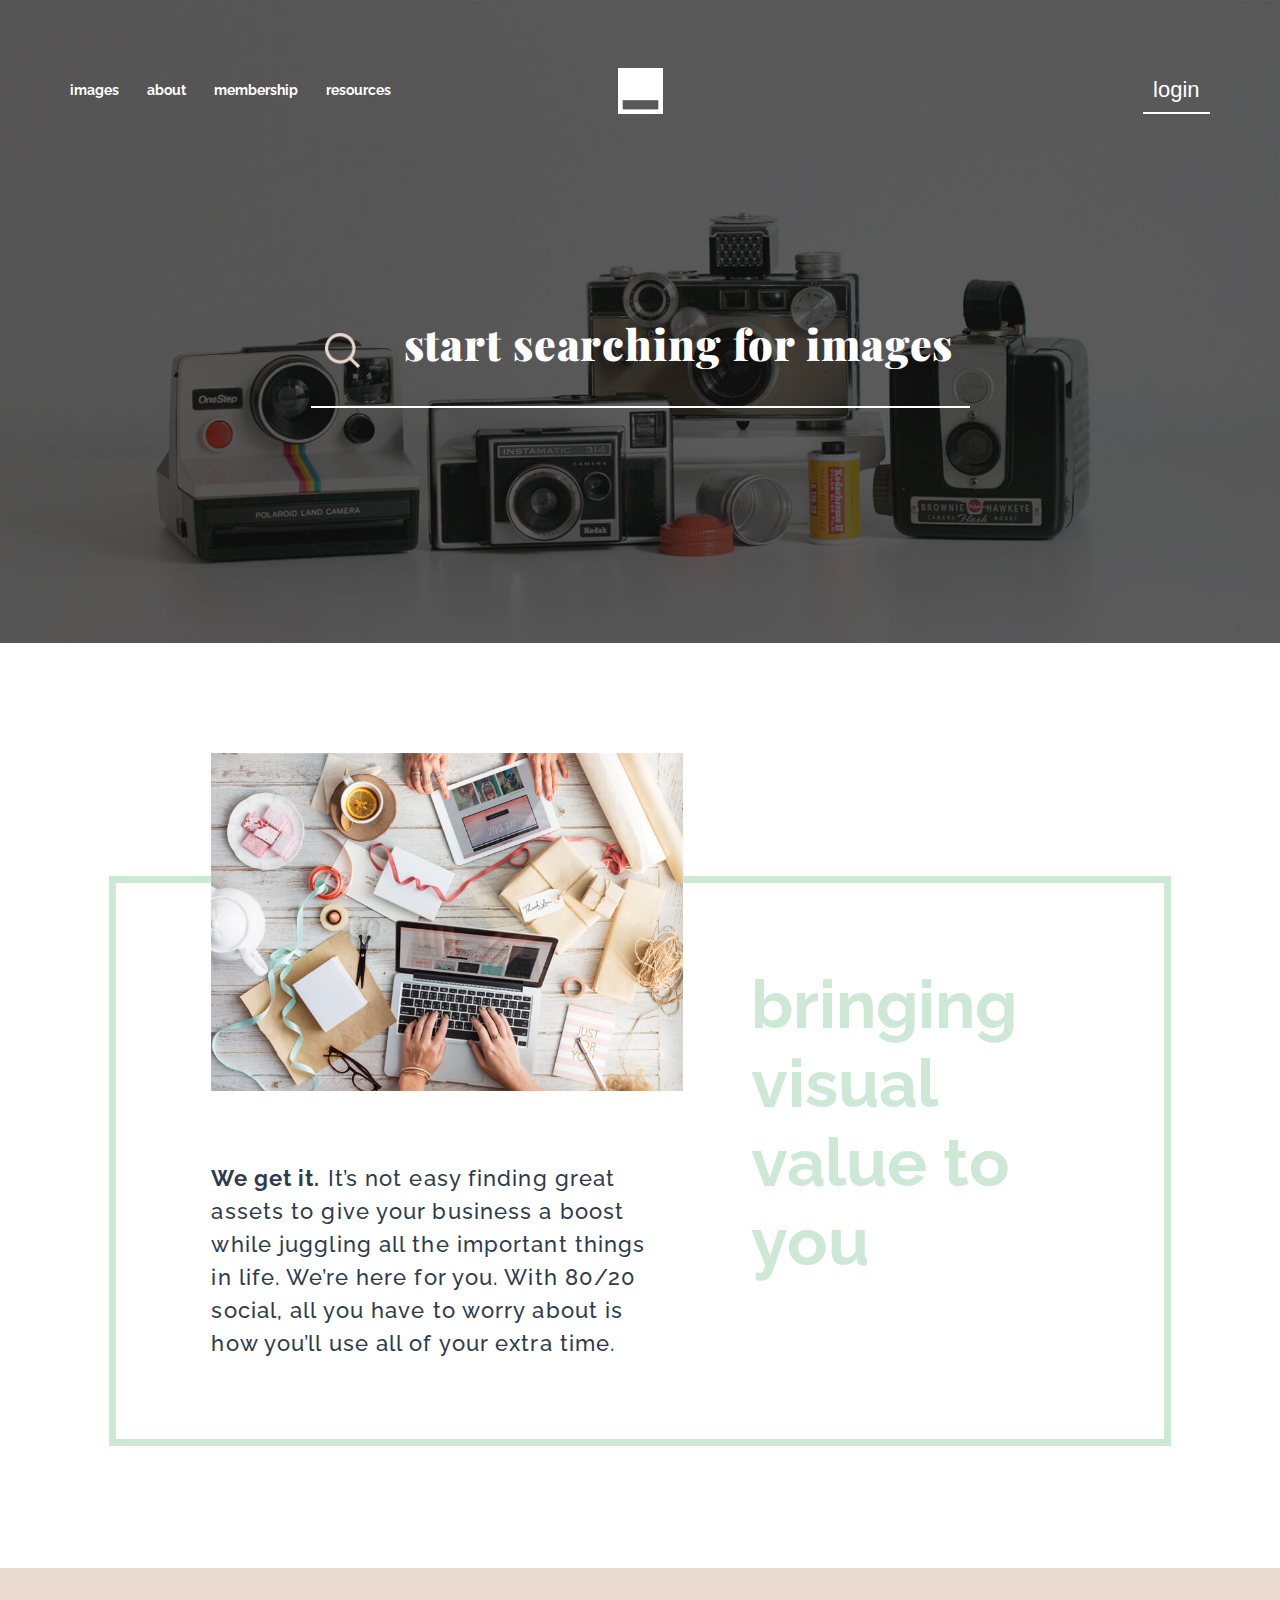
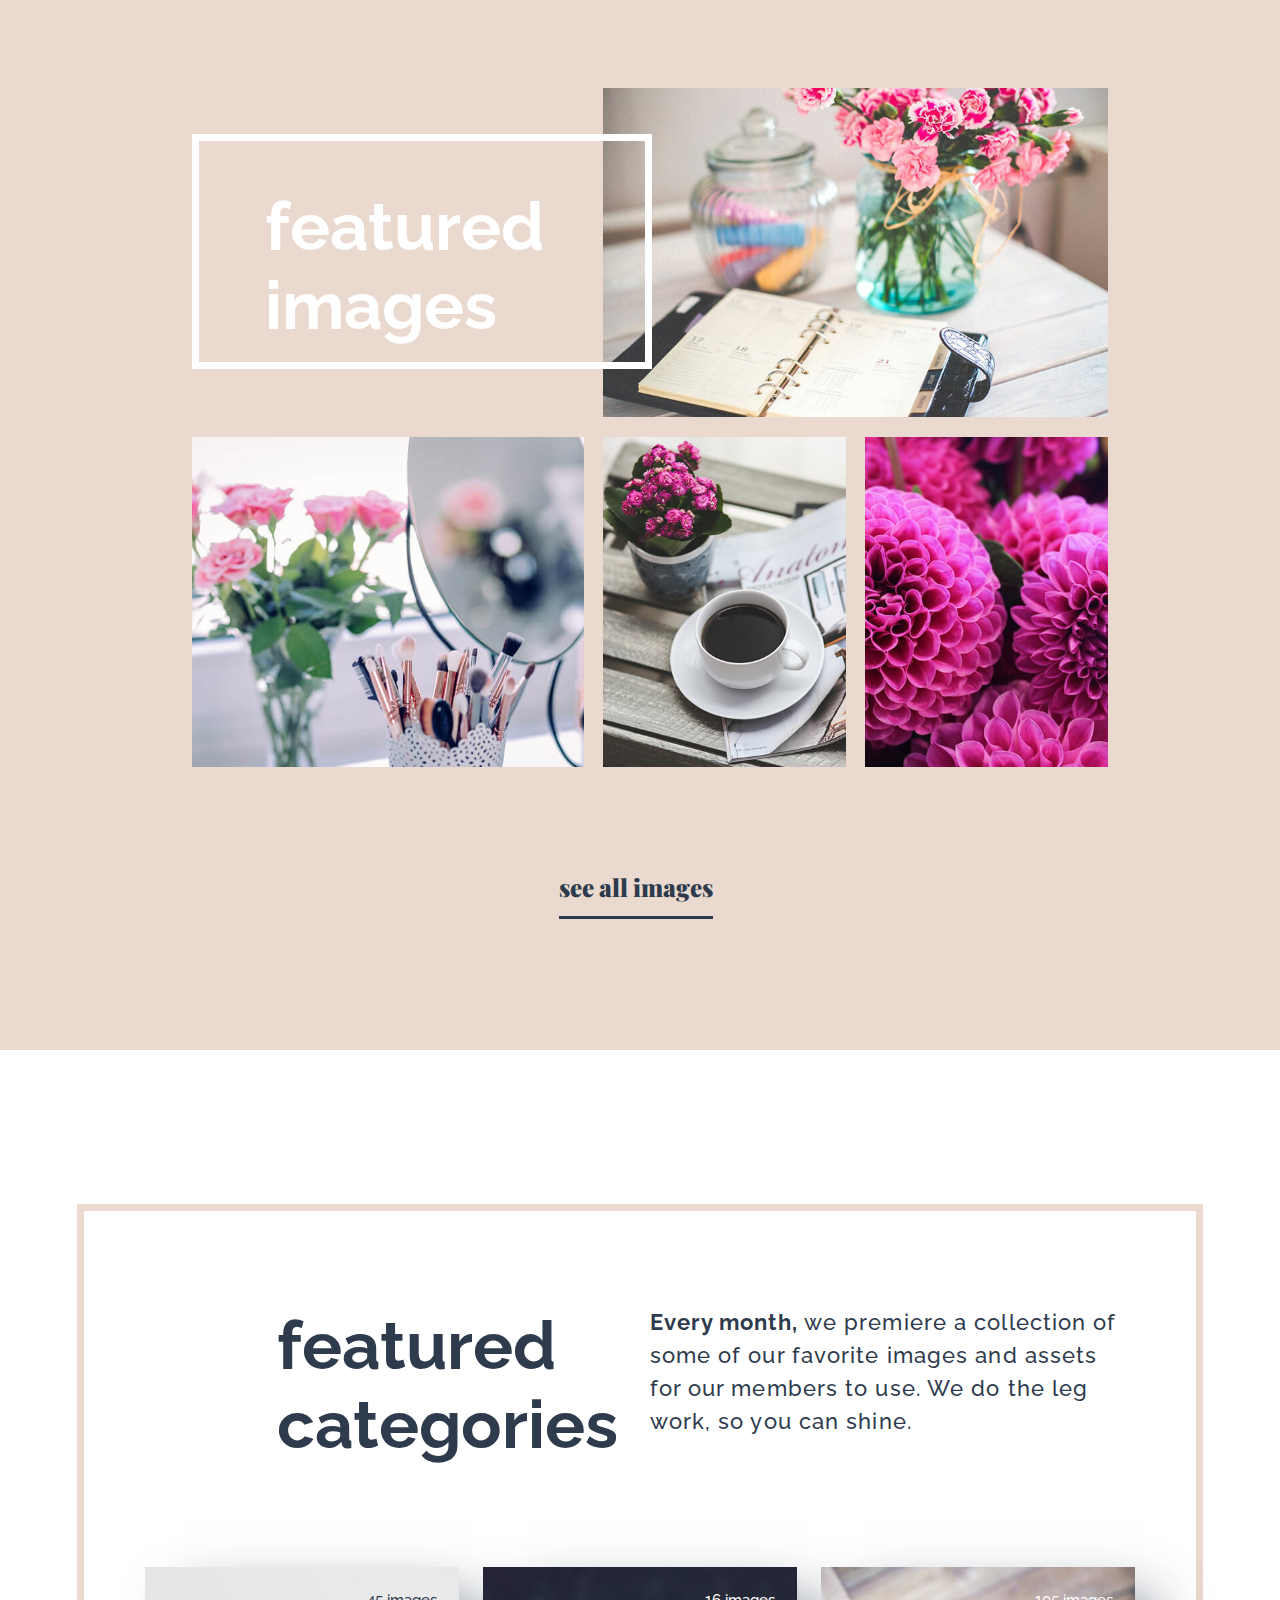
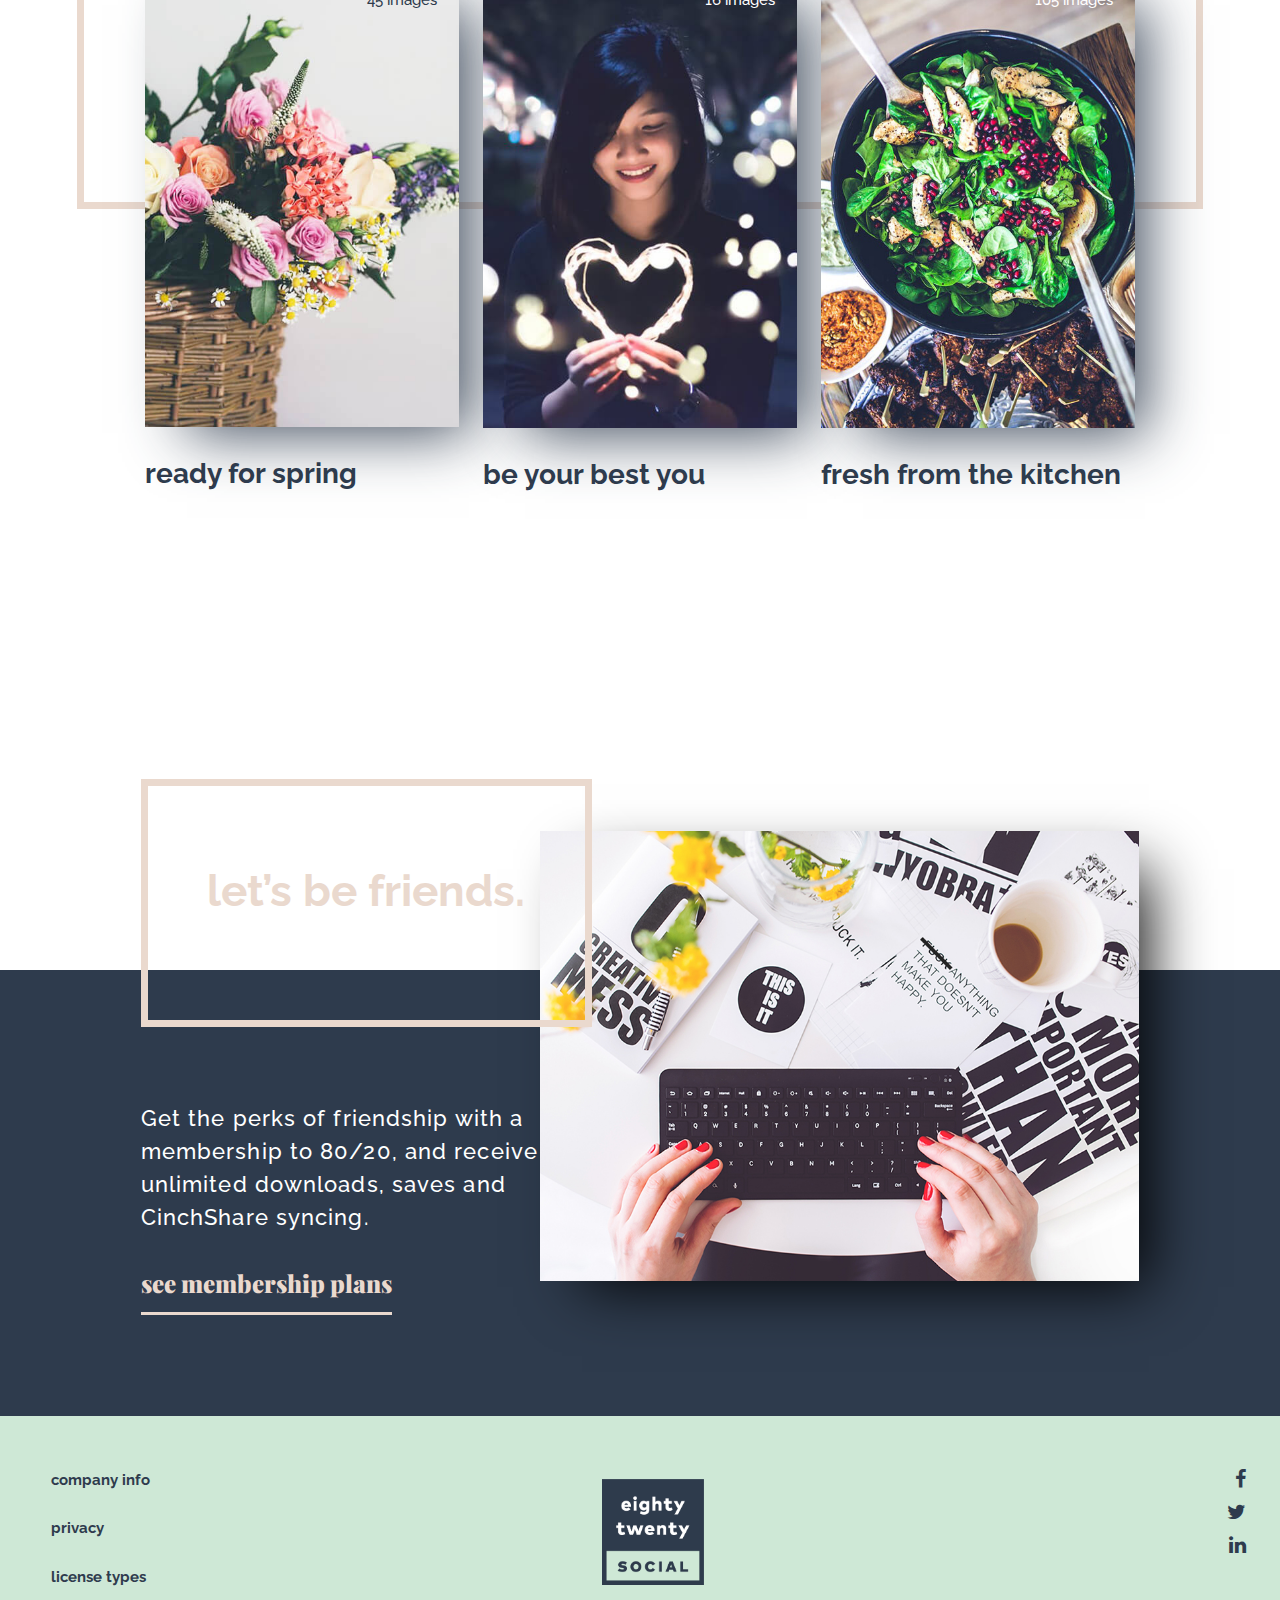
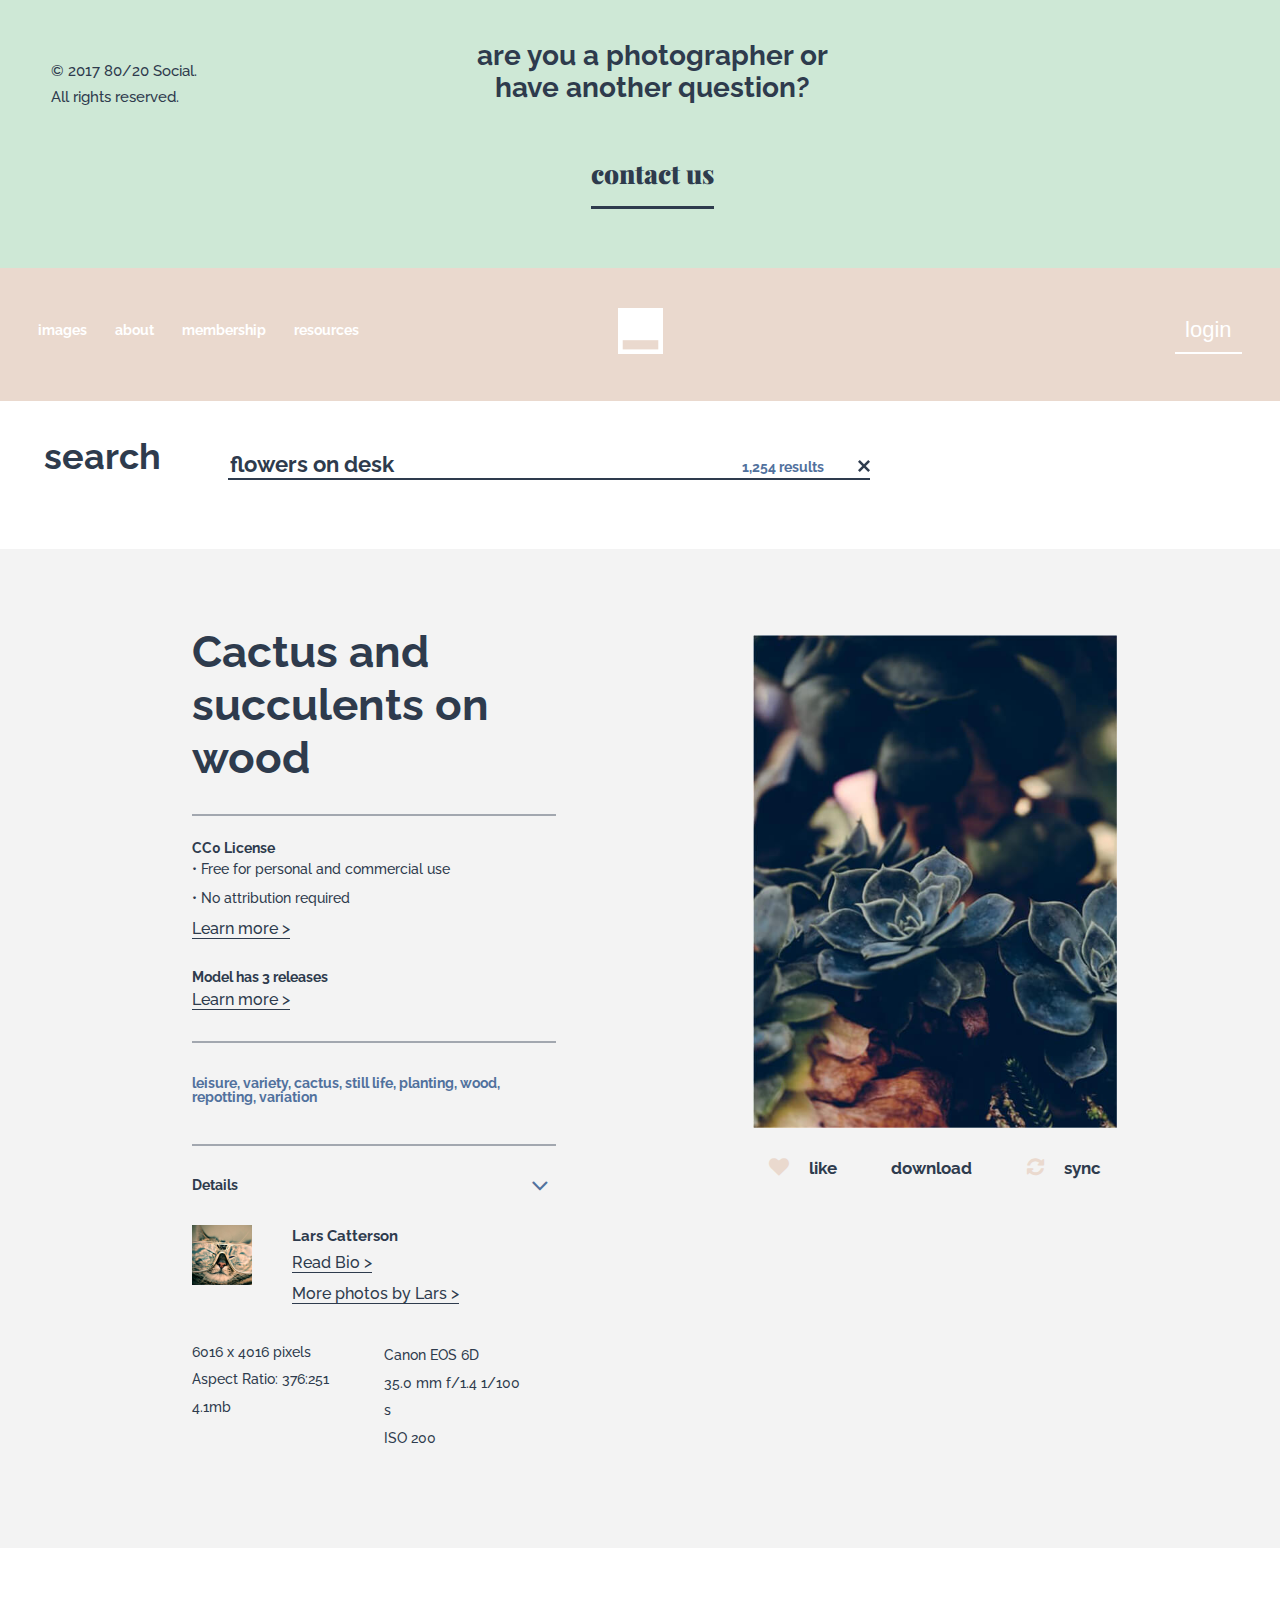
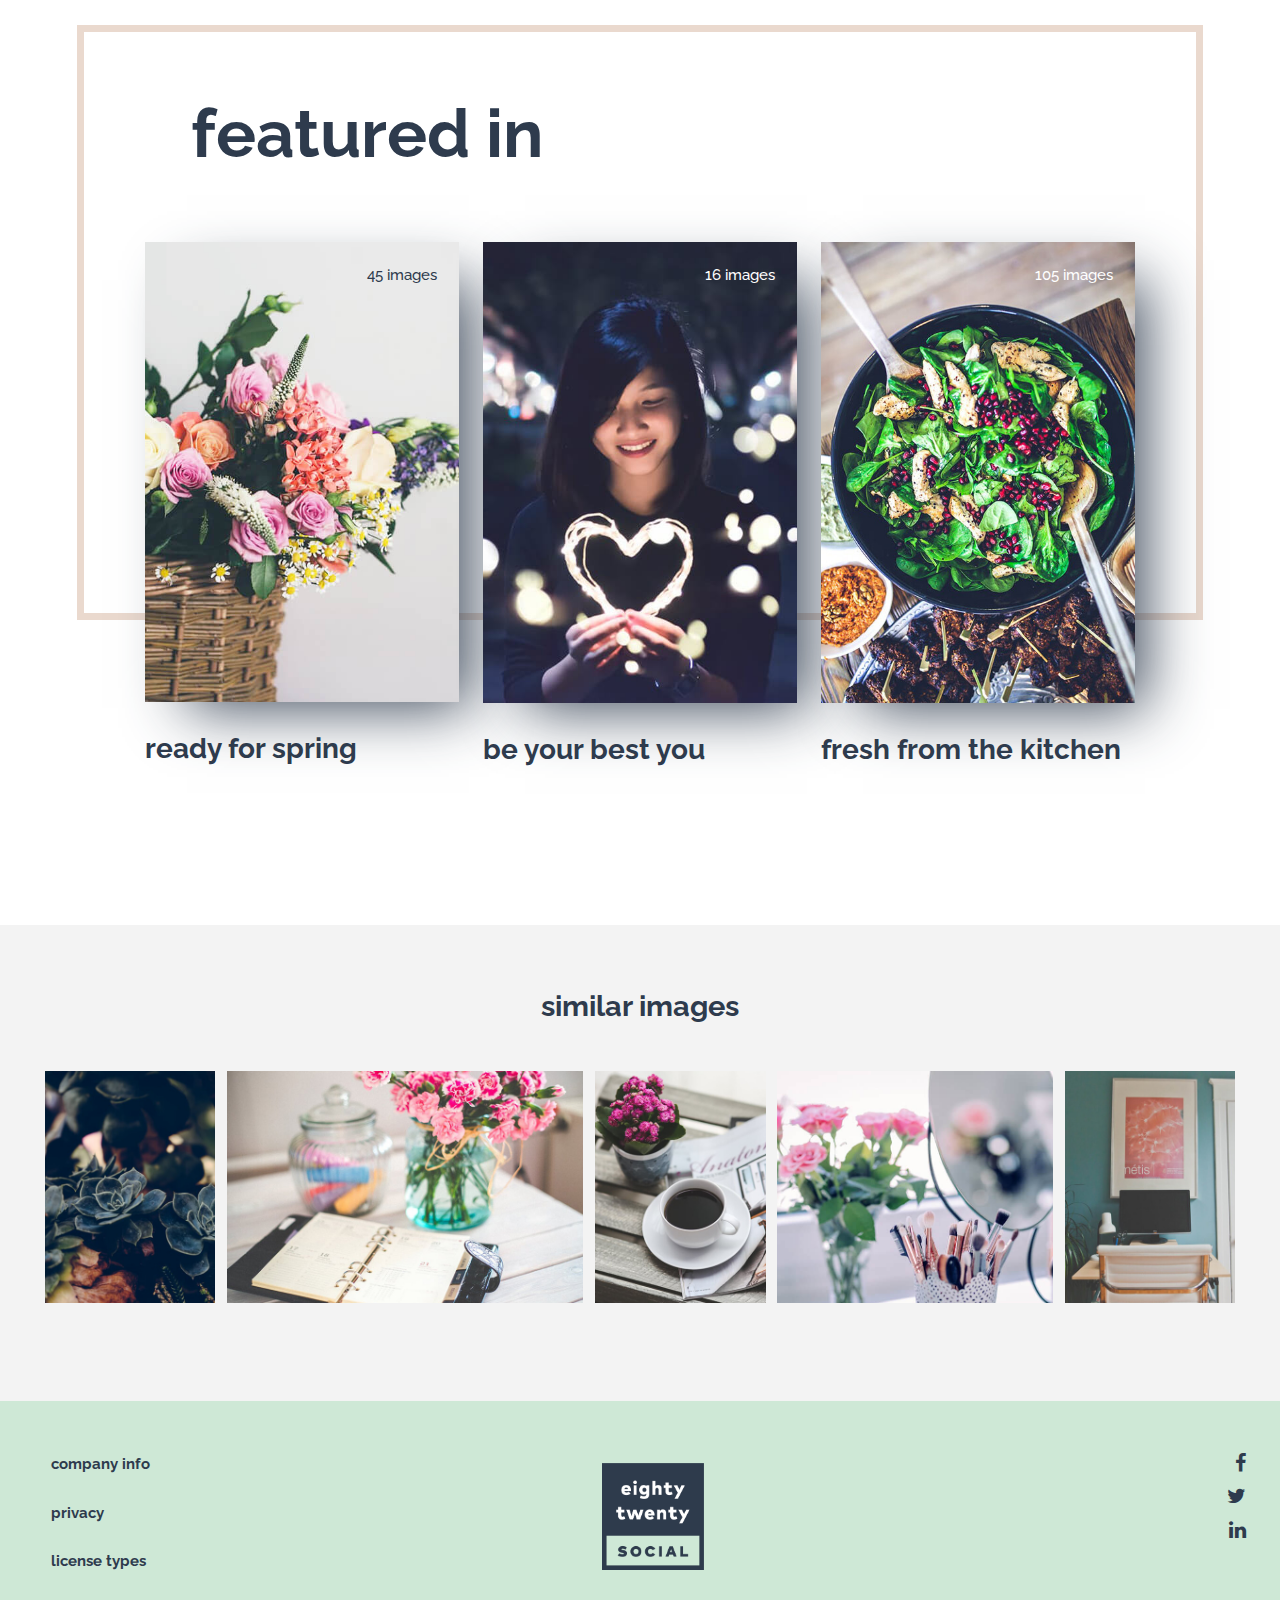
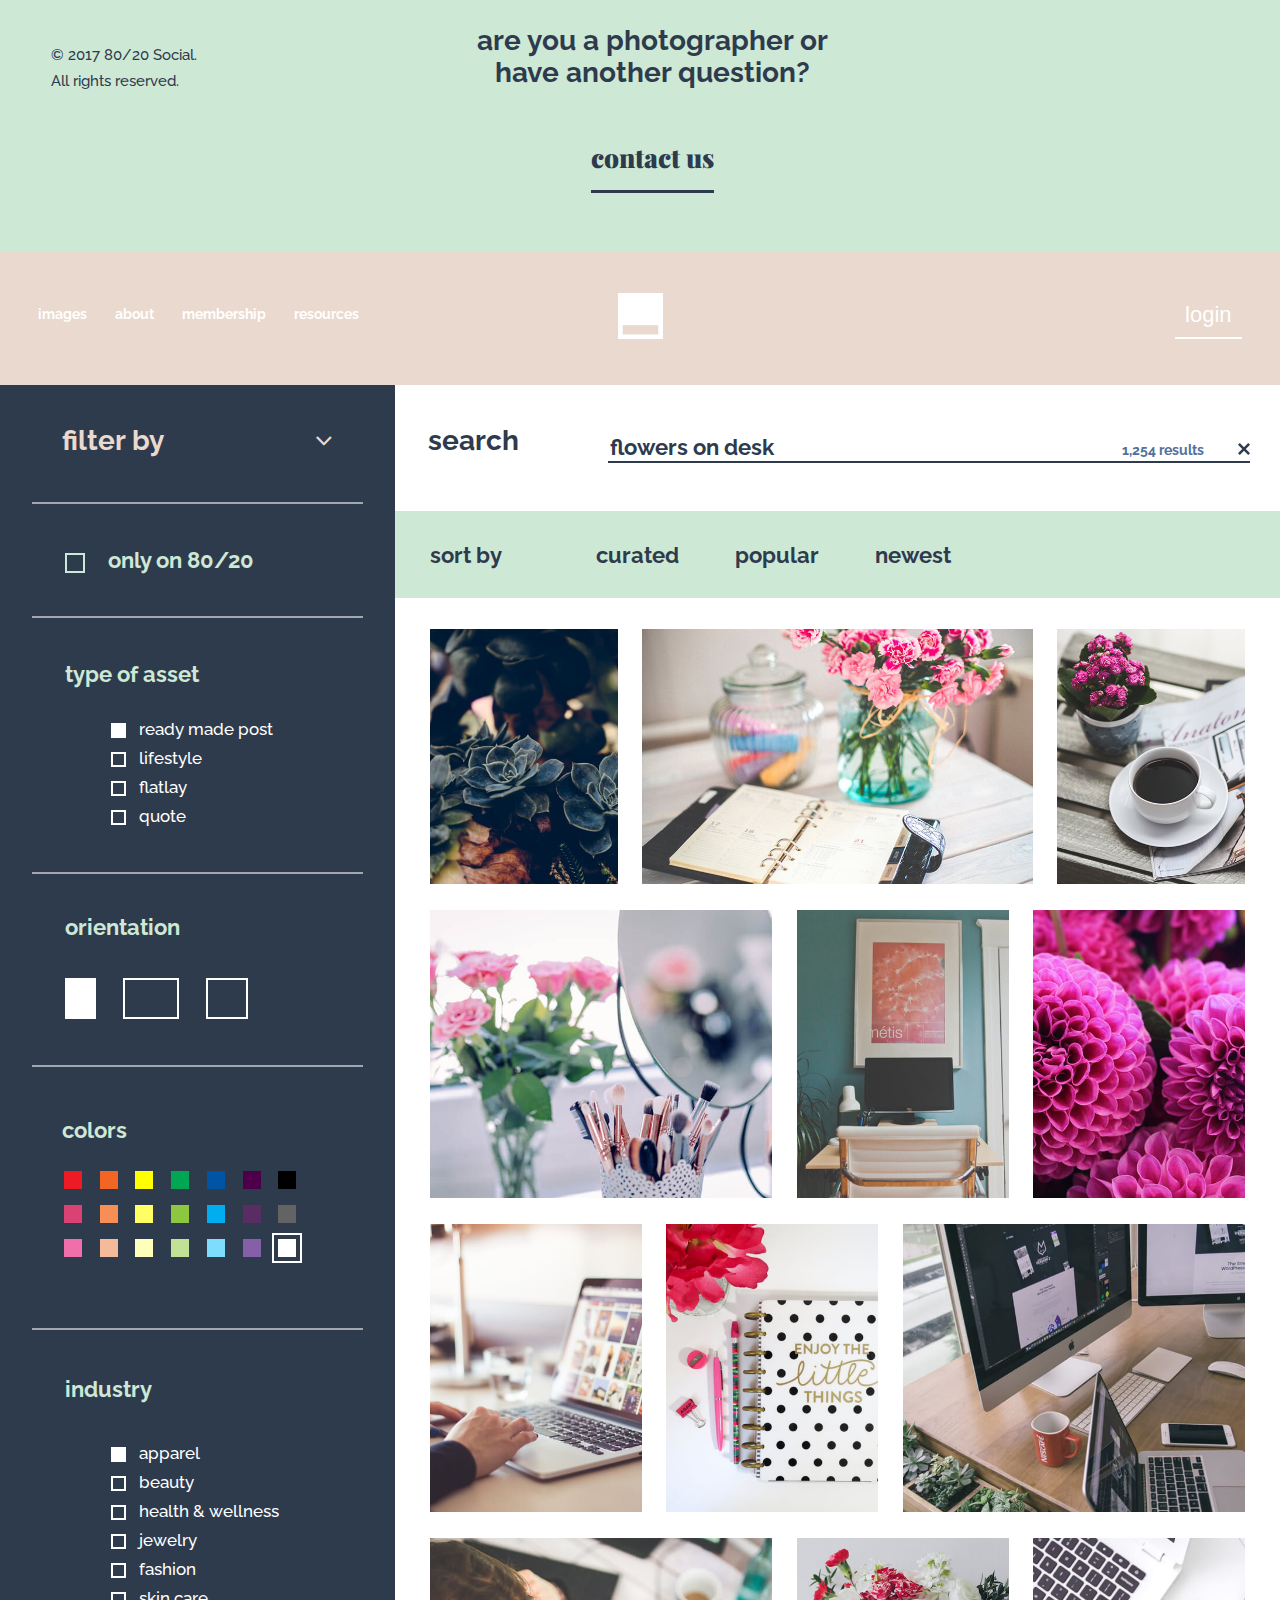
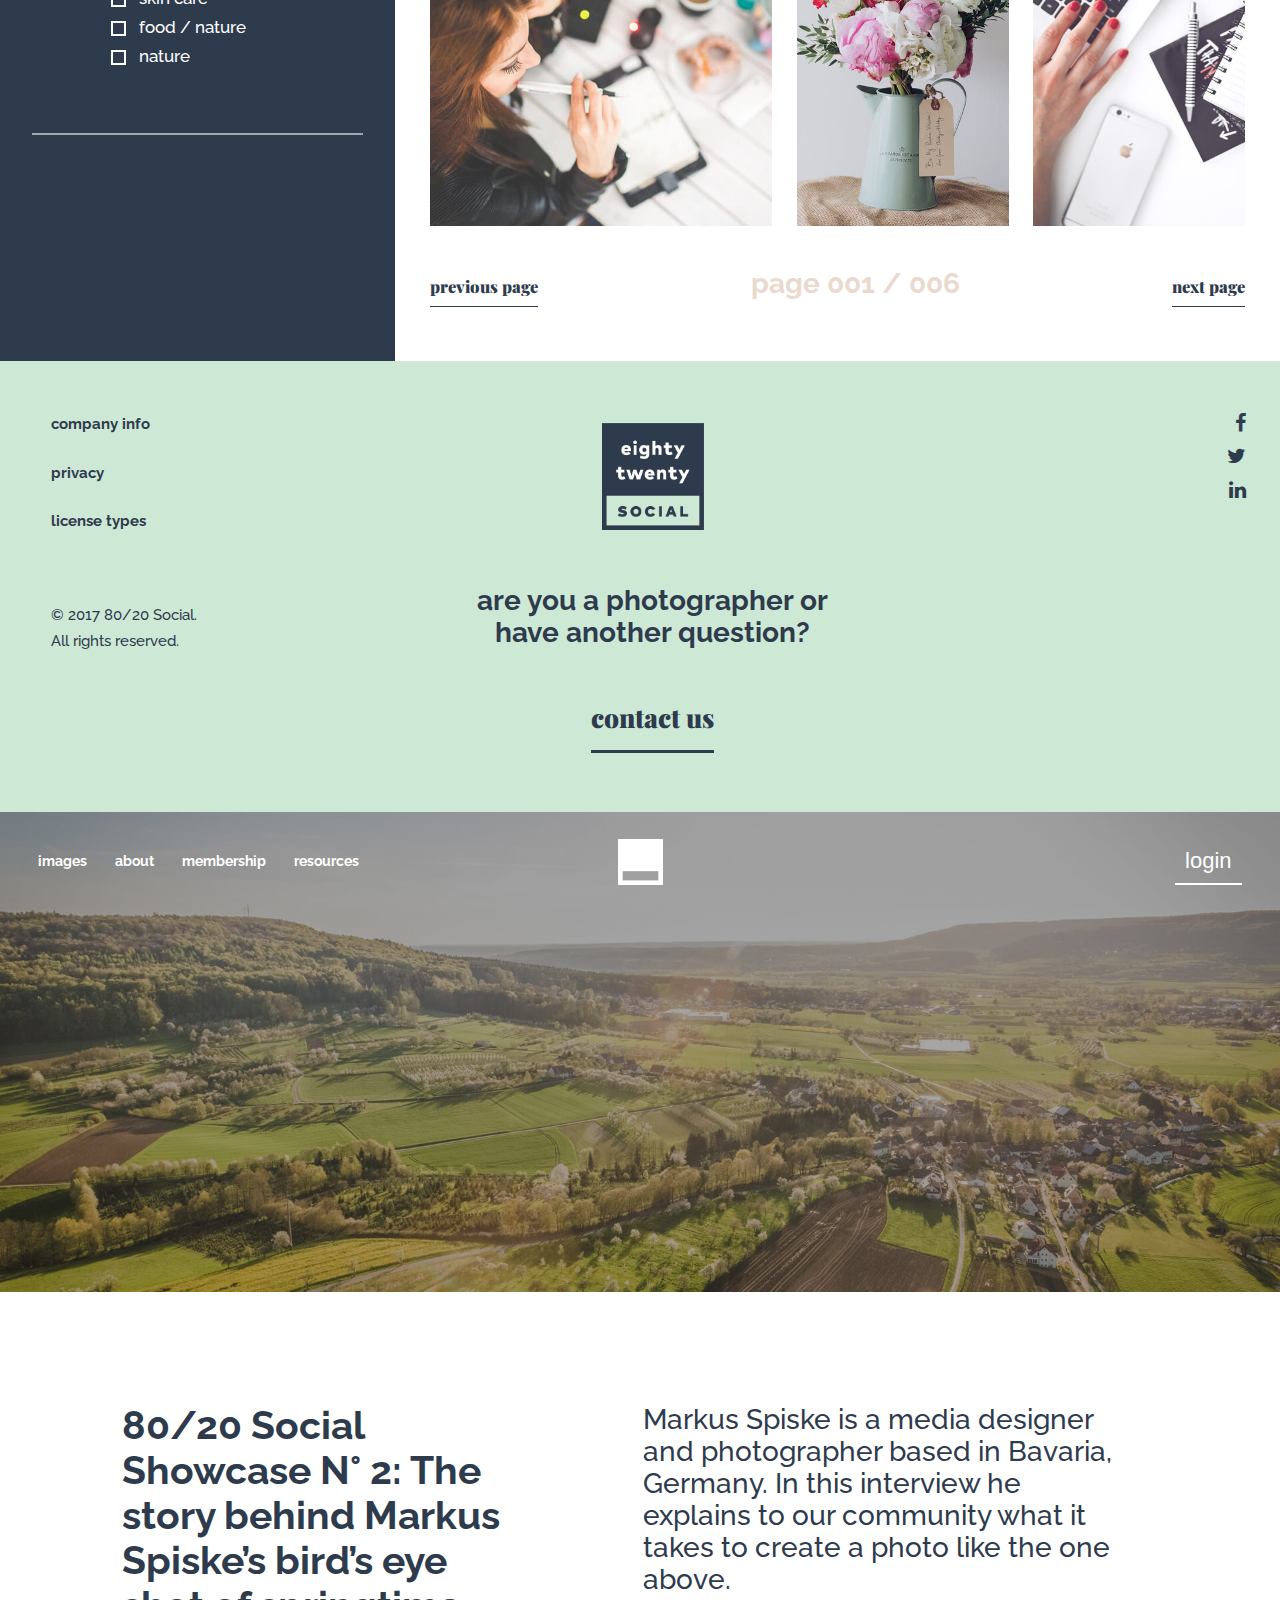
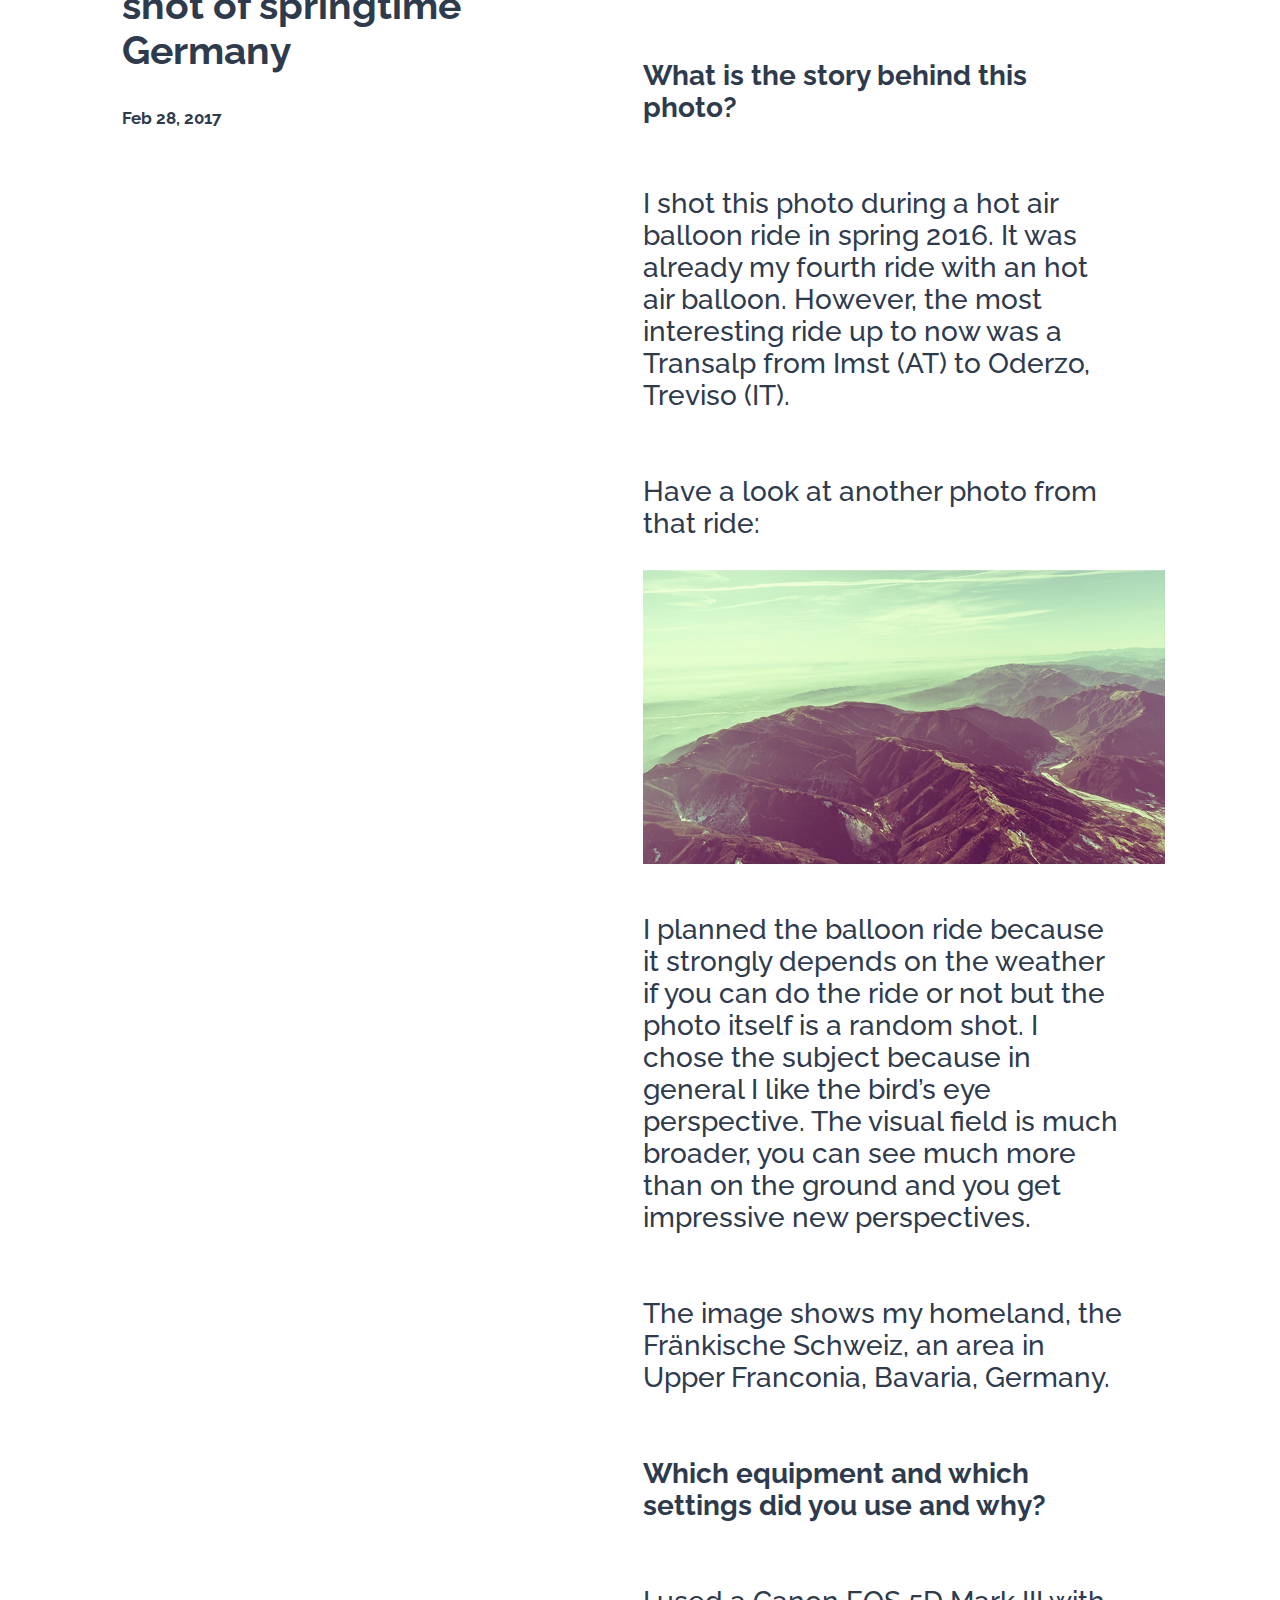
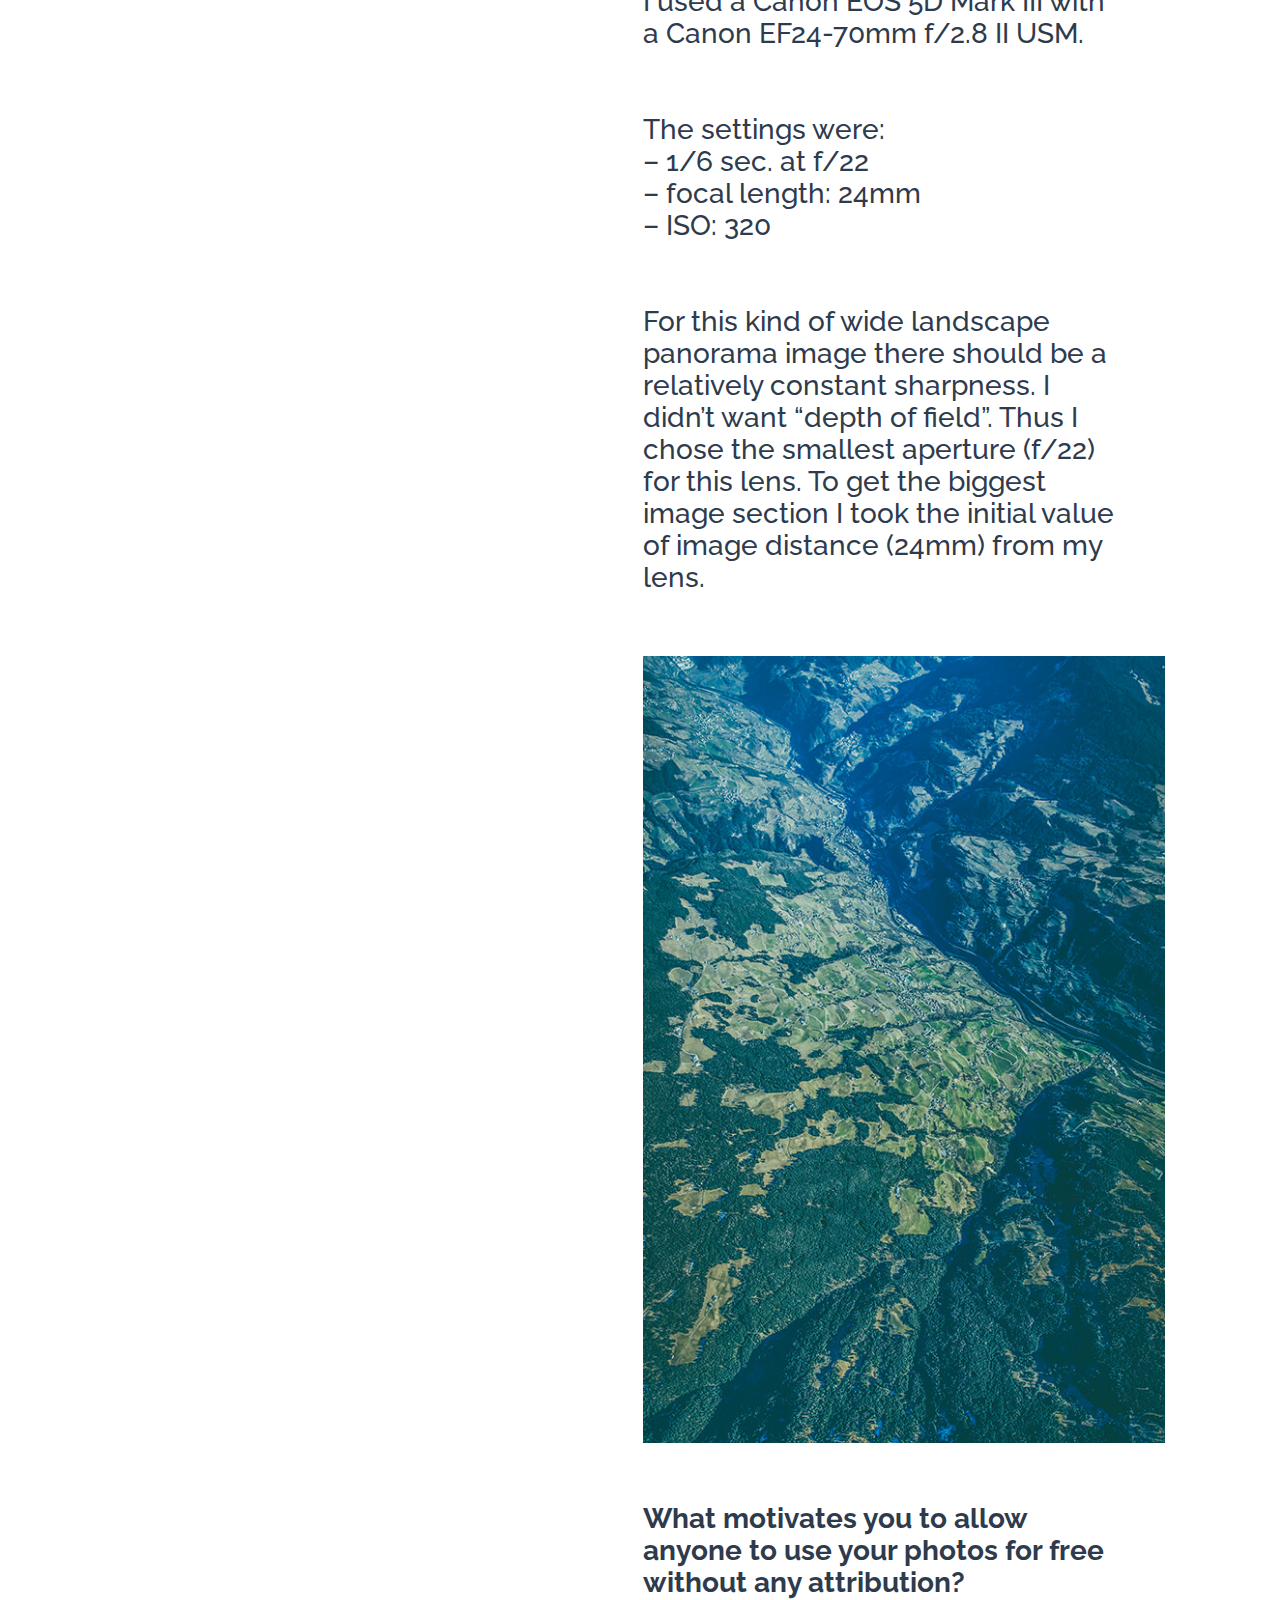
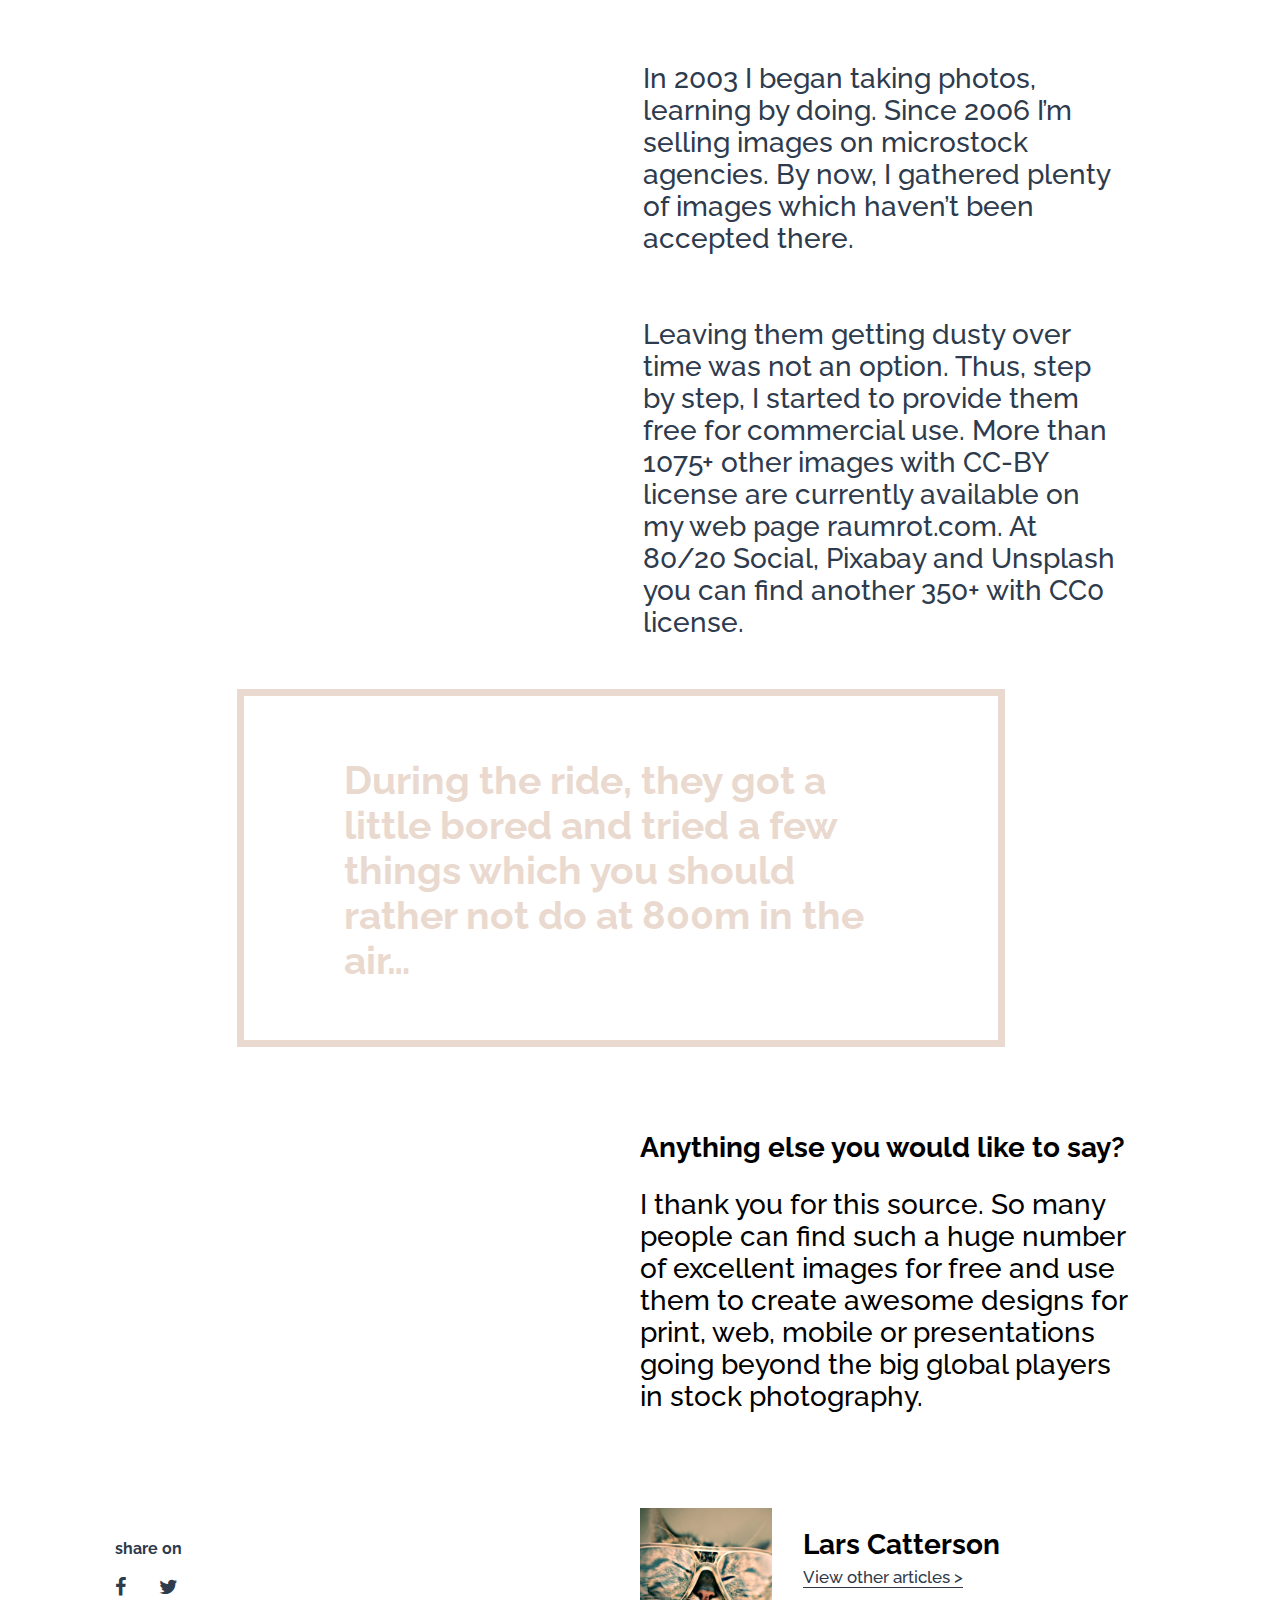
<file: 1/index.html>
<!DOCTYPE html>
<html lang="en">
<head>
    <meta charset="UTF-8">
    <meta content="width=device-width, initial-scale=1" name="viewport">


    <link href="css/styles.css" rel="stylesheet">
    <link href="https://fonts.googleapis.com/css?family=Raleway:500,700" rel="stylesheet">
    <link href="https://fonts.googleapis.com/css?family=Playfair+Display:900" rel="stylesheet">
    <title>8020</title>

</head>
<body>
<!--HOMEPAGE1-->
<section class="home_nav_section ">
    <img class="background_home" src="images/home_cameras_1920.jpg" alt="cameras">
    <div class="menu_logo_login">

        <nav>
            <ul>
                <li><a href="#">images</a></li>
                <li><a href="#">about</a></li>
                <li><a href="#">membership</a></li>
                <li><a href="#">resources</a></li>
            </ul>
        </nav>
        <div class="logo_home"><img class="logo" src="images/logo_top.png" alt="logo"></div>
        <button type="button" class="login_button">login</button>
    </div>
    <form role="email" action="">
        <div class="search_box">
            <button class="search_sumbit" type="submit"></button>
            <input class="" placeholder="start searching for images" onfocus="this.placeholder = ''"
                   onblur="this.placeholder = 'start searching for images'" autocomplete="off" name="srch1" id="srch1"
                   type="search">
        </div>
    </form>
</section>
<section class="bring_visual_value">

    <div class="text_visual_value">
        <div class="image_visual_value">
            <img src="images/bringing%20_visual_value_to_you.jpg" alt="bringing_visual_value_to_you">
        </div>
        <div class="left_side">


            <p><span>We get it.</span> It’s not easy finding great assets to give your business a boost while juggling
                all
                the important things in life. We’re here for you. With 80/20 social, all you have to worry about is how
                you’ll use all of your extra time.</p>
        </div>
        <div class="right_side">
            <h2>bringing visual value to you</h2>
        </div>
    </div>

</section>
<section class="featured_images_home">
    <div class="text_featured_images_home">
        <h2>featured images</h2>
    </div>

    <div class="img_featured_1">
        <img src="images/flowers-desk-office-vintage.jpg" alt="flowers desk office vintage">

    </div>
    <div class="img_featured_2">
        <img src="images/pexels-photo-318379.jpg" alt="flowers">
    </div>
    <div class="img_featured_3">
        <img src="images/coffee-flower-reading-magazine.jpg" alt="coffee flower reading magazine">
    </div>
    <div class="img_featured_4">
        <img src="images/pexels-photo-27714.jpg" alt="flowers">
    </div>
    <p><a href="#">see all images</a></p>


</section>
<section class="featured_categories">
    <div class="text_featured_categories_home">
        <h2>featured categories</h2>
        <p><span>Every month,</span> we premiere a collection of some of our favorite images and assets for our members
            to use. We do the leg work, so you can shine.</p>

    </div>
    <div class="images_featured_categories">
        <div>
            <a href="#">
                <span class="not_white_color">45 images</span>
                <img src="images/pexels-photo-128945.jpg" atl="flowers">
                <p>ready for spring</p>
            </a>
        </div>
        <div>
            <a href="#">
                <span>16 images</span>
                <img src="images/pexels-photo-289701.jpg" atl="girl">
                <p>be your best you</p>
            </a>
        </div>
        <div>
            <a href="#">
                <span>105 images</span>
                <img src="images/food-salad-healthy-lunch.jpg" alt="food salad healthy lunch">
                <p>fresh from the kitchen</p>
            </a>
        </div>
    </div>


</section>
<section class="lets_be_friends">
    <div class="left_side_lets_be_friends">
        <h2>let’s be friends.</h2>
        <p>Get the perks of friendship with a membership to 80/20, and receive unlimited downloads, saves and CinchShare
            syncing.</p>
        <span><a href="#">see membership plans</a></span>
    </div>
    <div class="right_side_lets_be_friends">
        <img src="images/home_img_creative_mess.jpg" atl="home creative mess">


    </div>
</section>
<section class="contact_us">
    <div class="all_right">
        <ul class="company_pr">
            <li><a href="#">company info </a></li>
            <li><a href="#">privacy</a></li>
            <li><a href="#">license types</a></li>
        </ul>
        <p>© 2017 80/20 Social.</p>
        <p> All rights reserved. </p>
    </div>
    <div class="logo_contact">

        <a href="#"><img src="images/8020_MainLogo_Color_blue.png" alt="8020 Logo"></a>
        <h3>are you a photographer or have another question?</h3>
        <p class="link_contact"><a href="#">contact us</a></p>
    </div>
    <div>
        <ul class="social_link">
            <li><a href="#"><i class="fa fa-facebook" aria-hidden="true"></i></a></li>
            <li><a href="#"><i class="fa fa-twitter" aria-hidden="true"></i></a></li>
            <li><a href="#"><i class="fa fa-linkedin" aria-hidden="true"></i></a></li>
        </ul>
    </div>

</section>
<!-- END HOMEPAGE-->
<section class="home_nav_section photographer ">
    <div class="menu_logo_login">

        <nav>
            <ul>
                <li><a href="#">images</a></li>
                <li><a href="#">about</a></li>
                <li><a href="#">membership</a></li>
                <li><a href="#">resources</a></li>
            </ul>
        </nav>
        <div class="logo_home"><img class="logo" src="images/logo_top.png" alt="logo"></div>
        <button type="button" class="login_button">login</button>
    </div>

</section>
<section class="search_category">

    <div class="search_box">
        <form role="email" action="">
            <button class="search_submit" type="submit">search</button>
            <div class="box_input">
                <input class="" placeholder="flowers on desk" onfocus="this.placeholder = ''"
                       onblur="this.placeholder = 'flowers on desk'" autocomplete="off" name="srch2" id="srch2"
                       type="search">
                <span>1,254 results</span>
                <div class="close"></div>
            </div>
        </form>


    </div>
</section>
<section class="user_info">
    <div class="left_side">
        <h2>Cactus and succulents on wood</h2>
        <div class="info_img">
            <p>CC0 License</p>
            <ul>
                <li>• Free for personal and commercial use</li>
                <li>• No attribution required</li>
            </ul>
            <p class="learn_more"><a href="#">Learn more ></a></p>
            <p>Model has 3 releases</p>
            <p><a href="#">Learn more ></a></p>
        </div>


        <p class="description">leisure, variety, cactus, still life, planting, wood, repotting, variation</p>
        <div class="details">
            <p>Details</p>
            <p class="arrow"><i class="fa fa-angle-down" aria-hidden="true"></i></i></p>
        </div>
        <div class="info_user_detail">
            <div class="img_text">
                <div class="img">
                    <img src="images/octavio-fossatti-37556.jpg" alt="octavio fossatti">
                </div>
                <div class="text">
                    <h4>Lars Catterson</h4>
                    <p><a href="#">Read Bio ></a></p>
                    <p><a href="#">More photos by Lars ></a></p>
                </div>
            </div>
            <div class="additional_info">
                <div>
                    <p>6016 x 4016 pixels</p>
                    <p>Aspect Ratio: 376:251</p>
                    <p>4.1mb</p>
                </div>
                <div class="right_side">
                    <p>Canon EOS 6D</p>
                    <p>35.0 mm f/1.4 1/100 s</p>
                    <p>ISO 200</p>
                </div>

            </div>
        </div>
    </div>

    <div class="right_side">
        <div class="img_container">
            <img src="images/pexels-photo-114980_large.jpg" alt="flowers">
        </div>
        <ul>
            <li><a href="#"><i class="fa fa-heart" aria-hidden="true"></i>like</a></li>
            <li><a href="#">download</a></li>
            <li><a href="#"><i class="fa fa-refresh" aria-hidden="true"></i>sync</a></li>
        </ul>


    </div>

</section>

<section class="featured_categories imageDetails">
    <div class="text_featured_categories_home">
        <h2>featured in</h2>


    </div>
    <div class="images_featured_categories">
        <div>
            <a href="#">
                <span class="not_white_color">45 images</span>
                <img src="images/pexels-photo-128945.jpg" atl="flowers">
                <p>ready for spring</p>
            </a>
        </div>
        <div>
            <a href="#">
                <span>16 images</span>
                <img src="images/pexels-photo-289701.jpg" atl="girl">
                <p>be your best you</p>
            </a>
        </div>
        <div>
            <a href="#">
                <span>105 images</span>
                <img src="images/food-salad-healthy-lunch.jpg" alt="food salad healthy lunch">
                <p>fresh from the kitchen</p>
            </a>
        </div>
    </div>


</section>
<section class="similar_images">
    <h2>similar images</h2>
    <div class="images_block">
        <div><a hfer="#"><img src="images/pexels-photo-114980.jpg" alt="flowers"></a></div>
        <div class="second_img"><a hfer="#"><img src="images/flowers-desk-office-vintage.jpg" alt="flowers desk office vintage"></a></div>
        <div><a hfer="#"><img src="images/coffee-flower-reading-magazine.jpg" alt="coffee flower reading magazine"></a></div>
        <div><a hfer="#"><img src="images/pexels-photo-318379.jpg" alt="flowers"></a></div>
        <div><a hfer="#"><img src="images/pexels-photo-265097.jpg" alt="picture"></a></div>
    </div>

</section>
<section class="contact_us">
    <div class="all_right">
        <ul class="company_pr">
            <li><a href="#">company info </a></li>
            <li><a href="#">privacy</a></li>
            <li><a href="#">license types</a></li>
        </ul>
        <p>© 2017 80/20 Social.</p>
        <p> All rights reserved. </p>
    </div>
    <div class="logo_contact">

        <a href="#"><img src="images/8020_MainLogo_Color_blue.png" alt="8020 Logo"></a>
        <h3>are you a photographer or have another question?</h3>
        <p class="link_contact"><a href="#">contact us</a></p>
    </div>
    <div>
        <ul class="social_link">
            <li><a href="#"><i class="fa fa-facebook" aria-hidden="true"></i></a></li>
            <li><a href="#"><i class="fa fa-twitter" aria-hidden="true"></i></a></li>
            <li><a href="#"><i class="fa fa-linkedin" aria-hidden="true"></i></a></li>
        </ul>
    </div>

</section>

<section class="home_nav_section photographer ">
    <div class="menu_logo_login">

        <nav>
            <ul>
                <li><a href="#">images</a></li>
                <li><a href="#">about</a></li>
                <li><a href="#">membership</a></li>
                <li><a href="#">resources</a></li>
            </ul>
        </nav>
        <div class="logo_home"><img class="logo" src="images/logo_top.png" alt="logo"></div>
        <button type="button" class="login_button">login</button>
    </div>

</section>


<section class="images_page">
    <section class="mob_filter sort">

        <div class="filter">
            <a href="#">
                <p>filter by</p>
                <p class="arrow"><i class="fa fa-angle-down" aria-hidden="true"></i></i></p>
            </a>
        </div>


    </section>


    <section class="right_menu image">
        <div class="filter">
            <a href="#">
                <p>filter by</p>
                <p class="arrow"><i class="fa fa-angle-down" aria-hidden="true"></i></i></p>
            </a>
        </div>
        <div class="only_on">
    <span>
        <input type="radio" id="only_on" name="only"/>
        <label for="only_on">only on 80/20</label>

    </span>

        </div>
        <div class="type_asset">
            <p>type of asset</p>
            <ul>
                <li>
                    <input type="checkbox" id="ready_made" checked="checked" name="ready_made_post"/>
                    <label for="ready_made">ready made post</label>

                </li>
                <li>
                    <input type="checkbox" id="lifestyle" name="lifestyle"/>
                    <label for="lifestyle">lifestyle</label>
                </li>
                <li>
                    <input type="checkbox" id="flatlay" name="flatlay"/>
                    <label for="flatlay">flatlay</label>
                </li>
                <li>
                    <input type="checkbox" id="quote" name="quote"/>
                    <label for="quote">quote</label>
                </li>
            </ul>
        </div>
        <div class="orientation">
            <p>orientation</p>
            <span class="first">
                <input type="radio" id="first" checked="checked" name="orientation"/>
                <label for="first"></label>
            </span>
            <span class="second">
                <input type="radio" id="second" name="orientation"/>
                <label for="second"></label>
            </span>
            <span class="third">
                <input type="radio" id="third" name="orientation"/>
                <label for="third"></label>
            </span>

        </div>
        <div class="colors">
            <p>colors</p>
            <span class="col1">
                <input type="radio" id="col1" checked="checked" name="colors"/>
                <label for="col1"></label>
            </span>
            <span class="col2">
                <input type="radio" id="col2" checked="checked" name="colors"/>
                <label for="col2"></label>
            </span >
            <span class="col3">
                <input type="radio" id="col3" checked="checked" name="colors"/>
                <label for="col3"></label>
            </span>
            <span class="col4">
                <input type="radio" id="col4" checked="checked" name="colors"/>
                <label for="col4"></label>
            </span>
            <span class="col5">
                <input type="radio" id="col5" checked="checked" name="colors"/>
                <label for="col5"></label>
            </span>
            <span class="col6">
                <input type="radio" id="col6" checked="checked" name="colors"/>
                <label for="col6"></label>
            </span>
            <span class="col7">
                <input type="radio" id="col7" checked="checked" name="colors"/>
                <label for="col7"></label>
            </span>
            <span class="col8">
                <input type="radio" id="col8" checked="checked" name="colors"/>
                <label for="col8"></label>
            </span>
            <span class="col9">
                <input type="radio" id="col9" checked="checked" name="colors"/>
                <label for="col9"></label>
            </span>
            <span class="col10">
                <input type="radio" id="col10" checked="checked" name="colors"/>
                <label for="col10"></label>
            </span>
            <span class="col11">
                <input type="radio" id="col11" checked="checked" name="colors"/>
                <label for="col11"></label>
            </span>
            <span class="col12">
                <input type="radio" id="col12" checked="checked" name="colors"/>
                <label for="col12"></label>
            </span>
            <span class="col13">
                <input type="radio" id="col13" checked="checked" name="colors"/>
                <label for="col13"></label>
            </span>
            <span class="col14">
                <input type="radio" id="col14" checked="checked" name="colors"/>
                <label for="col14"></label>
            </span>
            <span class="col15">
                <input type="radio" id="col15" checked="checked" name="colors"/>
                <label for="col15"></label>
            </span>
            <span class="col16">
                <input type="radio" id="col16" checked="checked" name="colors"/>
                <label for="col16"></label>
            </span>
            <span class="col17">
                <input type="radio" id="col17" checked="checked" name="colors"/>
                <label for="col17"></label>
            </span>
            <span class="col18">
                <input type="radio" id="col18" checked="checked" name="colors"/>
                <label for="col18"></label>
            </span>
            <span class="col19">
                <input type="radio" id="col19" checked="checked" name="colors"/>
                <label for="col19"></label>
            </span>
            <span class="col20">
                <input type="radio" id="col20" checked="checked" name="colors"/>
                <label for="col20"></label>
            </span>
            <span class="col21">
                <input type="radio" id="col21" checked="checked" name="colors"/>
                <label for="col21"></label>
            </span>


        </div>
        <div class="industry">
            <p>industry</p>
            <ul>
                <li>
                    <input type="checkbox" id="apparel" checked="checked" name="apparel"/>
                    <label for="apparel">apparel</label>
                </li>
                <li>
                    <input type="checkbox" id="beauty" name="beauty"/>
                    <label for="beauty">beauty</label>
                </li>
                <li>
                    <input type="checkbox" id="health" name="health"/>
                    <label for="health">health & wellness</label>
                </li>
                <li>
                    <input type="checkbox" id="jewelry" name="jewelry"/>
                    <label for="jewelry">jewelry</label>
                </li>
                <li>
                    <input type="checkbox" id="fashion" name="fashion"/>
                    <label for="fashion">fashion</label>
                </li>
                <li>
                    <input type="checkbox" id="skin" name="skin"/>
                    <label for="skin">skin care</label>
                </li>
                <li>
                    <input type="checkbox" id="food" name="food"/>
                    <label for="food">food / nature</label>
                </li>
                <li>
                    <input type="checkbox" id="nature" name="nature"/>
                    <label for="nature">nature</label>
                </li>
            </ul>
        </div>

    </section>

    <section class="left">

        <section class="search_category">

            <div class="search_box">
                <form role="email" action="">
                    <button class="search_submit" type="submit">search</button>
                    <div class="box_input">
                        <input class="" placeholder="flowers on desk" onfocus="this.placeholder = ''"
                               onblur="this.placeholder = 'flowers on desk'" autocomplete="off" name="srch2" id="srch2"
                               type="search">
                        <span>1,254 results</span>
                        <div class="close"></div>
                    </div>
                </form>


            </div>
        </section>

        <section class="sort">
            <p>sort by</p>
            <ul>
                <li><a href="#">curated</a></li>
                <li><a href="#">popular</a></li>
                <li><a href="#">newest</a></li>
            </ul>

        </section>
        <section class="photo_image">
            <div class="text_featured_images_home">
                <div class="all_img">
                    <div class="img_featured_3">
                        <img src="images/pexels-photo-114980.jpg" alt="">
                    </div>
                    <div class="img_featured_3">
                        <img src="images/flowers-desk-office-vintage.jpg" alt="">
                    </div>
                    <div class="img_featured_1">
                        <img src="images/coffee-flower-reading-magazine.jpg" alt="">
                    </div>
                </div>

                <div class="all_img">
                    <div class="img_featured_2">
                        <img src="images/pexels-photo-318379.jpg" alt="">
                    </div>
                    <div class="img_featured_3">
                        <img src="images/pexels-photo-265097.jpg" alt="">
                    </div>
                    <div class="img_featured_4">
                        <img src="images/pexels-photo-27714.jpg" alt="">
                    </div>
                </div>

                <div class="all_img">
                    <div class="img_featured_3">
                        <img src="images/pexels-photo-196655.jpg" alt="laptop">
                    </div>
                    <div class="img_featured_3">
                        <img src="images/pexels-photo-243221.jpg" alt="bookmark">
                    </div>
                    <div class="img_featured_1">
                        <img src="images/pexels-photo-225502_without_border.jpg" alt="computer">
                    </div>
                </div>

                <div class="all_img">
                    <div class="img_featured_2">
                        <img src="images/woman-hand-desk-office.jpg" alt="woman hand desk office">
                    </div>
                    <div class="img_featured_3">
                        <img src="images/pexels-photo_flowers.jpg" alt="flowers">
                    </div>
                    <div class="img_featured_4">
                        <img src="images/woman-hand-smartphone-desk.jpg" alt="woman hand smartphone desk">
                    </div>
                </div>

            </div>
        </section>
        <section class="featured_images_home photographer">
            <div class="next_page">
                <p><a href="#">previous page</a></p>
                <span>page 001 / 006</span>
                <p><a href="#">next page</a></p>
            </div>
        </section>

    </section>
</section>

<section class="contact_us">
    <div class="all_right">
        <ul class="company_pr">
            <li><a href="#">company info </a></li>
            <li><a href="#">privacy</a></li>
            <li><a href="#">license types</a></li>
        </ul>
        <p>© 2017 80/20 Social.</p>
        <p> All rights reserved. </p>
    </div>
    <div class="logo_contact">

        <a href="#"><img src="images/8020_MainLogo_Color_blue.png" alt="8020 Logo"></a>
        <h3>are you a photographer or have another question?</h3>
        <p class="link_contact"><a href="#">contact us</a></p>
    </div>
    <div>
        <ul class="social_link">
            <li><a href="#"><i class="fa fa-facebook" aria-hidden="true"></i></a></li>
            <li><a href="#"><i class="fa fa-twitter" aria-hidden="true"></i></a></li>
            <li><a href="#"><i class="fa fa-linkedin" aria-hidden="true"></i></a></li>
        </ul>
    </div>

</section>
<!--ARTICLE-->
<section class="home_nav_section article">
    <img class="background_home" src="images/pexels-photo-92657.jpg" alt="nature">
    <div class="menu_logo_login">

        <nav>
            <ul>
                <li><a href="#">images</a></li>
                <li><a href="#">about</a></li>
                <li><a href="#">membership</a></li>
                <li><a href="#">resources</a></li>
            </ul>
        </nav>
        <div class="logo_home"><img class="logo" src="images/logo_top.png" alt="logo"></div>
        <button type="button" class="login_button">login</button>
    </div>

</section>
<section class="article_note">
    <div class="left_side">
        <p>80/20 Social Showcase N° 2: The story behind Markus Spiske’s bird’s eye shot of springtime Germany</p>
        <p class="date">Feb 28, 2017</p>
    </div>
    <div class="right_side">
        <p>Markus Spiske is a media designer and photographer based in Bavaria, Germany. In this interview he explains
            to our community what it takes to create a photo like the one above.<br><br><br>
            <span>What is the story behind this photo?</span><br><br><br>
            I shot this photo during a hot air balloon ride in spring 2016. It was already my fourth ride with an hot
            air balloon. However, the most interesting ride up to now was a Transalp from Imst (AT) to Oderzo, Treviso
            (IT).<br><br><br>
            Have a look at another photo from that ride:</p>
        <img class="first_img_article" src="images/pexels-photo-92656.jpg" atl="mountin">
        <p>I planned the balloon ride because it strongly depends on the weather if you can do the ride or not but the
            photo itself is a random shot. I chose the subject because in general I like the bird’s eye perspective. The
            visual field is much broader, you can see much more than on the ground and you get impressive new
            perspectives.<br><br><br>
            The image shows my homeland, the Fränkische Schweiz, an area in Upper Franconia, Bavaria, Germany.<br><br><br>
            <span>Which equipment and which settings did you use and why?</span><br><br><br>
            I used a Canon EOS 5D Mark III with a Canon EF24-70mm f/2.8 II USM.<br><br><br>
            The settings were:<br>
            – 1/6 sec. at f/22<br>
            – focal length: 24mm<br>
            – ISO: 320<br><br><br>
            For this kind of wide landscape panorama image there should be a relatively constant sharpness. I didn’t
            want “depth of field”. Thus I chose the smallest aperture (f/22) for this lens. To get the biggest image
            section I took the initial value of image distance (24mm) from my lens.</p>
        <img class="second_img_article" src="images/pexels-photo-105481.jpg" atl="mountin">
        <p>
            <span>What motivates you to allow anyone to use your photos for free without any attribution?</span><br><br><br>
            In 2003 I began taking photos, learning by doing. Since 2006 I’m selling images on microstock agencies. By
            now, I gathered plenty of images which haven’t been accepted there.<br><br><br>
            Leaving them getting dusty over time was not an option. Thus, step by step, I started to provide them free
            for commercial use. More than 1075+ other images with CC-BY license are currently available on my web page
            raumrot.com. At 80/20 Social, Pixabay and Unsplash you can find another 350+ with CC0 license.</p>

    </div>

</section>
<section class="bring_visual_value article">

    <div class="text_visual_value">

        <h3>During the ride, they got a little bored and tried a few things which you should rather not do at 800m in
            the air…</h3>

    </div>

</section>
<secion class="anithing_else">
    <div>
        <p class="title">Anything else you would like to say? </p>
        <p>I thank you for this source. So many people can find such a huge number of excellent images for free and use
            them
            to create awesome designs for print, web, mobile or presentations going beyond the big global players in
            stock
            photography.</p>
    </div>

</secion>
<section class="share_user">
    <div class="left_side">
        <p>share on</p>
        <ul class="social_link">
            <li><a href="#"><i class="fa fa-facebook" aria-hidden="true"></i></a></li>
            <li><a href="#"><i class="fa fa-twitter" aria-hidden="true"></i></a></li>
        </ul>

    </div>
    <div class="right_side">
        <img src="images/octavio-fossatti-37556.jpg" alt="octavio fossatti">
        <div>
            <h6>Lars Catterson </h6>
            <p><a href="#">View other articles ></a></p>
        </div>

    </div>

</section>
<section class="more_answers article">
    <p><a href="#">next article</a></p>
</section>
<section class="contact_us">
    <div class="all_right">
        <ul class="company_pr">
            <li><a href="#">company info </a></li>
            <li><a href="#">privacy</a></li>
            <li><a href="#">license types</a></li>
        </ul>
        <p>© 2017 80/20 Social.</p>
        <p> All rights reserved. </p>
    </div>
    <div class="logo_contact">

        <a href="#"><img src="images/8020_MainLogo_Color_blue.png" alt="8020 Logo"></a>
        <h3>are you a photographer or have another question?</h3>
        <p class="link_contact"><a href="#">contact us</a></p>
    </div>
    <div>
        <ul class="social_link">
            <li><a href="#"><i class="fa fa-facebook" aria-hidden="true"></i></a></li>
            <li><a href="#"><i class="fa fa-twitter" aria-hidden="true"></i></a></li>
            <li><a href="#"><i class="fa fa-linkedin" aria-hidden="true"></i></a></li>
        </ul>
    </div>

</section>
<!-- END ARTICLE-->
<!--Photographer4-->
<section class="home_nav_section photographer ">
    <div class="menu_logo_login">

        <nav>
            <ul>
                <li><a href="#">images</a></li>
                <li><a href="#">about</a></li>
                <li><a href="#">membership</a></li>
                <li><a href="#">resources</a></li>
            </ul>
        </nav>
        <div class="logo_home"><img class="logo" src="images/logo_top.png" alt="logo"></div>
        <button type="button" class="login_button">login</button>
    </div>

</section>
<section class="bring_visual_value membership photographer">

    <div class="text_visual_value">
        <div class="image_visual_value">
            <img src="images/octavio-fossatti-37556.jpg" alt="octavio fossatti">
        </div>

        <div class="right_side">
            <p class="location">cat fanatic & photographer</p>
            <p class="name">lars catterson</p>
            <p class="description">Nulla vitae elit libero, a pharetra augue. Nullam id dolor id nibh ultricies vehicula
                ut id elit. Integer posuere erat a ante venenatis dapibus posuere velit aliquet. Maecenas sed diam eget
                risus varius blandit sit amet.</p>
            <ul>
                <li><a href="#">milan, italy</a></li>
                <li><a href="#">catattack.com</a></li>
            </ul>
        </div>
    </div>

</section>

<section class="featured_images_home photographer">
    <h3>photos by lars</h3>
    <div class="text_featured_images_home">
        <div class="all_img">
            <div class="img_featured_3">
                <img src="images/pexels-photo-196655.jpg" alt="laptop">
            </div>
            <div class="img_featured_3">
                <img src="images/pexels-photo-243221.jpg" alt="bookmark">
            </div>
            <div class="img_featured_1">
                <img src="images/pexels-photo-225502_without_border.jpg" alt="computer">
            </div>
        </div>

        <div class="all_img">
            <div class="img_featured_2">
                <img src="images/woman-hand-desk-office.jpg" alt="woman hand desk office">
            </div>
            <div class="img_featured_3">
                <img src="images/pexels-photo_flowers.jpg" alt="flowers">
            </div>
            <div class="img_featured_4">
                <img src="images/woman-hand-smartphone-desk.jpg" alt="woman hand smartphone desk">
            </div>
        </div>
    </div>
    <p><a href="#">load more</a></p>


</section>
<section class="white_space_contributor photographer ">

</section>
<section class="lets_be_friends about contributor">


    <div class="left_side_lets_be_friends">
        <h2>want to become a contributor?</h2>
        <p>Are you a photographer or designer that would like to create images and graphics that will be seen by
            hundreds of people?</p>
        <span><a href="#">learn more</a></span>
    </div>
    <div class="right_side_lets_be_friends">
        <img src="images/camila-cordeiro-114284.jpg" atl="camila cordeiro">


    </div>
</section>

<section class="contact_us">
    <div class="all_right">
        <ul class="company_pr">
            <li><a href="#">company info </a></li>
            <li><a href="#">privacy</a></li>
            <li><a href="#">license types</a></li>
        </ul>
        <p>© 2017 80/20 Social.</p>
        <p> All rights reserved. </p>
    </div>
    <div class="logo_contact">

        <a href="#"><img src="images/8020_MainLogo_Color_blue.png" alt="8020 Logo"></a>
        <h3>are you a photographer or have another question?</h3>
        <p class="link_contact"><a href="#">contact us</a></p>
    </div>
    <div>
        <ul class="social_link">
            <li><a href="#"><i class="fa fa-facebook" aria-hidden="true"></i></a></li>
            <li><a href="#"><i class="fa fa-twitter" aria-hidden="true"></i></a></li>
            <li><a href="#"><i class="fa fa-linkedin" aria-hidden="true"></i></a></li>
        </ul>
    </div>

</section>
<!--end Photographer4-->
<!--ABOUT5-->
<section class="home_nav_section about">
    <img class="background_home" src="images/freddy-castro-133326.jpg" alt="freddy castro">
    <div class="menu_logo_login">

        <nav>
            <ul>
                <li><a href="#">images</a></li>
                <li><a href="#">about</a></li>
                <li><a href="#">membership</a></li>
                <li><a href="#">resources</a></li>
            </ul>
        </nav>
        <div class="logo_home"><img class="logo" src="images/logo_top.png" alt="logo"></div>
        <button type="button" class="login_button">login</button>
    </div>
    <div class="about_text">
        <h2>why we’re here</h2>
        <p>Maecenas faucibus mollis interdum. Aenean lacinia bibendum nulla sed consectetur. Lorem ipsum dolor sit amet,
            consectetur adipiscing elit. Nulla vitae elit libero, a pharetra augue.</p>

    </div>
</section>
<section class="featured_categories about">
    <div class="text_featured_categories_home">
        <h2>how it works</h2>

    </div>
    <div class="images_featured_categories">
        <div>
            <h4>step 1</h4>
            <p>Aenean lacinia bibendum nulla sed consectetur. Maecenas sed diam eget risus varius blandit sit amet non
                magna. Cras justo odio, dapibus ac facilisis in, egestas eget quam.
                <br><br>
                Integer posuere erat a ante praesent commodo cursus magna, vel scelerisque nisl consectetur et. Maecenas
                faucibus mollis interdum.</p>

        </div>
        <div>
            <h4>step 2</h4>
            <p>Aenean lacinia bibendum nulla sed consectetur. Maecenas sed diam eget risus varius blandit sit amet non
                magna. Cras justo odio, dapibus ac facilisis in, egestas eget quam.
                <br><br>
                Integer posuere erat a ante venenatis dapibus posuere velit aliquet. Donec ullamcorper nulla non metus
                auctor fringilla. Praesent commodo cursus magna, vel scelerisque nisl consectetur et.</p>
        </div>
        <div>
            <h4>step 3</h4>
            <p>Aenean lacinia bibendum nulla sed consectetur. Maecenas sed diam eget risus varius blandit sit amet non
                magna. Cras justo odio, dapibus ac facilisis in, egestas eget quam. Integer posuere erat a ante
                venenatis dapibus posuere velit aliquet. Donec ullamcorper nulla non metus auctor fringilla.</p>
        </div>
    </div>


</section>
<section class="lets_be_friends">
    <div class="left_side_lets_be_friends">
        <h2>let’s be friends.</h2>
        <p>Get the perks of friendship with a membership to 80/20, and receive unlimited downloads, saves and CinchShare
            syncing.</p>
        <span><a href="#">see membership plans</a></span>
    </div>
    <div class="right_side_lets_be_friends">
        <img src="images/home_img_creative_mess.jpg" atl="home creative mess">


    </div>
</section>
<section class="frequently_asked_questions">
    <h2>frequently asked questions</h2>
    <div class="left_side">
        <div>
            <h4>What is 80/20 Social?</h4>
            <p>80/20 helps designers, bloggers and everyone who is looking for an image to find great photos that you
                can use everywhere for free. For more information read the following frequently asked questions.</p>
        </div>
        <div>
            <h4>What is the license of the photos on 80/20 Social?</h4>
            <p>All photos on 80/20 Social are licensed under the Creative Commons Zero (CC0) license. This means you can
                use them for free for any personal and commercial purpose. Attribution is not required. For more
                information read our <a href="#">license page.</a></p>
        </div>
    </div>
    <div class="right_side">
        <div>
            <h4>Can I edit or modify the photos?</h4>
            <p>Yes, it’s no problem to edit a photo, add text, add filters or modify it in any other way.</p>
        </div>
        <div>
            <h4>Is it allowed to post the photos on Facebook or on other social media platforms?</h4>
            <p>Yes, you can post it on your private profile, use it as your new header image or even use it for a post
                on your commercial Facebook/Twitter/LinkedIn page.</p>
        </div>

    </div>


</section>
<section class="more_answers">
    <p>need more answers?</p>
    <p><a href="#">get in touch</a></p>
</section>
<section class="white_space_contributor">

</section>
<section class="lets_be_friends about contributor">


    <div class="left_side_lets_be_friends">
        <h2>want to become a contributor?</h2>
        <p>Are you a photographer or designer that would like to create images and graphics that will be seen by
            hundreds of people?</p>
        <span><a href="#">learn more</a></span>
    </div>
    <div class="right_side_lets_be_friends">
        <img src="images/camila-cordeiro-114284.jpg" atl="camila cordeiro">


    </div>
</section>

<section class="contact_us">
    <div class="all_right">
        <ul class="company_pr">
            <li><a href="#">company info </a></li>
            <li><a href="#">privacy</a></li>
            <li><a href="#">license types</a></li>
        </ul>
        <p>© 2017 80/20 Social.</p>
        <p> All rights reserved. </p>
    </div>
    <div class="logo_contact">

        <a href="#"><img src="images/8020_MainLogo_Color_blue.png" alt="8020 Logo"></a>
        <h3>are you a photographer or have another question?</h3>
        <p class="link_contact"><a href="#">contact us</a></p>
    </div>
    <div>
        <ul class="social_link">
            <li><a href="#"><i class="fa fa-facebook" aria-hidden="true"></i></a></li>
            <li><a href="#"><i class="fa fa-twitter" aria-hidden="true"></i></a></li>
            <li><a href="#"><i class="fa fa-linkedin" aria-hidden="true"></i></a></li>
        </ul>
    </div>

</section>


<!--END ABOUT-->
<!--MEMBERSHIP6-->
<section class="home_nav_section about">
    <img class="background_home" src="images/a11mxtzuhle-freestocks-org.jpg" alt="phone book">
    <div class="menu_logo_login">

        <nav>
            <ul>
                <li><a href="#">images</a></li>
                <li><a href="#">about</a></li>
                <li><a href="#">membership</a></li>
                <li><a href="#">resources</a></li>
            </ul>
        </nav>
        <div class="logo_home"><img class="logo" src="images/logo_top.png" alt="logo"></div>
        <button type="button" class="login_button">login</button>
    </div>
    <div class="about_text">
        <h2>let’s be friends</h2>
        <p>Maecenas faucibus mollis interdum. Aenean lacinia bibendum nulla sed consectetur. Lorem ipsum dolor sit amet,
            consectetur adipiscing elit. Nulla vitae elit libero, a pharetra augue.</p>

    </div>
</section>
<section class="featured_categories about membership">
    <div class="text_featured_categories_home">
        <h2>our pricing</h2>

    </div>
    <div class="images_featured_categories">
        <div>
            <h4>free limited</h4>
            <p class="price"><span>$</span>0</p>
            <p class="text">Donec id elit non mi porta gravida at eget metus. Aenean eu leo quam. Pellentesque ornare
                sem lacinia
                quam venenatis vestibulum. Cras justo odio, dapibus ac facilisis in, egestas eget quam.
            </p>
            <p><a href="#">sign me up</a></p>

        </div>
        <div>
            <h4>monthly unlimited</h4>
            <p class="price"><span>$</span>10</p>
            <p class="text">Donec id elit non mi porta gravida at eget metus. Aenean eu leo quam. Pellentesque ornare
                sem lacinia
                quam venenatis vestibulum. Cras justo odio, dapibus ac facilisis in, egestas eget quam.
            </p>
            <p><a href="#">sign me up</a></p>
        </div>
        <div>
            <h4>yearly unlimited</h4>
            <p class="price"><span>$</span>120</p>
            <p class="text">Donec id elit non mi porta gravida at eget metus. Aenean eu leo quam. Pellentesque ornare
                sem lacinia
                quam venenatis vestibulum. Cras justo odio, dapibus ac facilisis in, egestas eget quam.
            </p>
            <p><a href="#">sign me up</a></p>
        </div>
    </div>


</section>
<section class="frequently_asked_questions membership">
    <h2>friends with benefits</h2>
    <div class="left_side">
        <div>
            <h4>free</h4>
            <p>Donec id elit non mi porta gravida at eget metus.<br><br>
                Nulla vitae elit libero, a pharetra augue. Nullam quis risus eget urna mollis ornare vel eu leo.<br><br>
                Vivamus sagittis lacus vel augue laoreet rutrum faucibus dolor auctor.<br><br>
                Donec id elit non mi porta gravida at eget metus.<br><br>
                Integer posuere erat a ante venenatis dapibus posuere velit aliquet. Nullam id dolor id nibh ultricies
                vehicula ut id elit.</p>
        </div>

    </div>
    <div class="right_side">
        <div>
            <h4>unlimited</h4>
            <p>Donec id elit non mi porta gravida at eget metus.<br><br>
                Nulla vitae elit libero, a pharetra augue. Nullam quis risus eget urna mollis ornare vel eu leo.<br><br>
                Vivamus sagittis lacus vel augue laoreet rutrum faucibus dolor auctor.<br><br>
                Donec id elit non mi porta gravida at eget metus.<br><br>
                Integer posuere erat a ante venenatis dapibus posuere velit aliquet. Nullam id dolor id nibh ultricies
                vehicula ut id elit.</p>
        </div>

    </div>


</section>
<section class="bring_visual_value membership">

    <div class="text_visual_value">
        <div class="image_visual_value">
            <img src="images/aoxw5x_bvve-esmee-holdijk.jpg" alt="kate miller">
        </div>

        <div class="right_side">
            <p class="location">orlando, fl</p>
            <p class="name">kate miller</p>
            <p class="description">80/20, where have you been all my life? I LOVE this service! Definitely worth every
                penny! So super user friendly, fast and all around amazing.</p>
        </div>
    </div>

</section>
<section class="white_space_contributor membership">

</section>
<section class="lets_be_friends about contributor membership">


    <div class="left_side_lets_be_friends">
        <h2><span>cinchshare</span> integration.</h2>
        <p>Get the perks of friendship with a membership to 80/20, and receive unlimited downloads, saves and CinchShare
            syncing.</p>
        <span><a href="#">learn more</a></span>
    </div>
    <div class="right_side_lets_be_friends">
        <img src="images/Exposure_hand_flower.jpg" atl="Exposure hand flower">


    </div>
</section>

<section class="contact_us">
    <div class="all_right">
        <ul class="company_pr">
            <li><a href="#">company info </a></li>
            <li><a href="#">privacy</a></li>
            <li><a href="#">license types</a></li>
        </ul>
        <p>© 2017 80/20 Social.</p>
        <p> All rights reserved. </p>
    </div>
    <div class="logo_contact">

        <a href="#"><img src="images/8020_MainLogo_Color_blue.png" alt="8020 Logo"></a>
        <h3>are you a photographer or have another question?</h3>
        <p class="link_contact"><a href="#">contact us</a></p>
    </div>
    <div>
        <ul class="social_link">
            <li><a href="#"><i class="fa fa-facebook" aria-hidden="true"></i></a></li>
            <li><a href="#"><i class="fa fa-twitter" aria-hidden="true"></i></a></li>
            <li><a href="#"><i class="fa fa-linkedin" aria-hidden="true"></i></a></li>
        </ul>
    </div>

</section>
<!--END MEMBERSHIP-->
<!--RESOURSES-->
<section class="home_nav_section about article resourses">
    <img class="background_home" src="images/pexels-photo-92657.jpg" alt="nature">
    <div class="menu_logo_login">

        <nav>
            <ul>
                <li><a href="#">images</a></li>
                <li><a href="#">about</a></li>
                <li><a href="#">membership</a></li>
                <li><a href="#">resources</a></li>
            </ul>
        </nav>
        <div class="logo_home"><img class="logo" src="images/logo_top.png" alt="logo"></div>
        <button type="button" class="login_button">login</button>
    </div>
    <div class="about_text">
        <h2>80/20 Social Showcase N° 2: The story behind Markus Spiske’s bird’s eye shot of springtime Germany</h2>
        <p>Markus Spiske is a media designer and photographer based in Bavaria, Germany. In this interview he explains
            to our community what it takes to create…</p>
        <span>Feb 28, 2017</span>

    </div>
</section>
<section class="article_note resourses">
    <div class="left_side">
        <h4>more posts</h4>
        <div>
            <a href="#">
                <img src="images/pexels-photo-97906.jpg" alt="city">
                <p class="title">80/20 Social Showcase #1: How Kaique Rocha created an epic photo of the São Paulo
                    cityscape</p>
                <p class="date">Feb 28, 2017</p>
            </a>
        </div>
        <div>
            <a href="#">
                <img src="images/jean-pierre-brungs-103087.jpg" alt="jean pierre brungs">
                <p class="title">How to Choose a Great Website Header Image</p>
                <p class="date">Feb 28, 2017</p>
            </a>
        </div>
    </div>
    <div class="right_side">
        <h4>tutorials</h4>
        <div class="all_img">
            <div>
                <a href="#">
                    <img src="images/breather-187925.jpg" alt="office space">
                    <p>Take great photos of the office space</p>
                </a>
            </div>
            <div>
                <a href="#">
                    <img src="images/luca-bravo-207676.jpg" alt="desk scene">
                    <p>How to shoot the perfect desk scene</p>
                </a>
            </div>
            <div>
                <a href="#">
                    <img src="images/yzzkuw3tn_g-anthony-delanoix.jpg" alt="Vintage camera">
                    <p>Vintage camera filter effects</p>
                </a>
            </div>
            <div>
                <a href="#">
                    <img src="images/flowers-purple-plant-spring.jpg" alt="flowers purple plant spring">
                    <p>Getting ready for spring</p>
                </a>
            </div>
            <div>
                <a href="#">
                    <img src="images/ydepfopaswc-alisa-anton.jpg" alt="perfect flatlay">
                    <p>Setting up the perfect flatlay</p>
                </a>
            </div>
            <div>
                <a href="#">
                    <img src="images/q3xynf92ski-guus-baggermans.jpg" alt="girl">
                    <p>Shooting in overcast skies</p>
                </a>
            </div>
        </div>

    </div>

</section>
<section class="bring_visual_value membership resourses">

    <div class="text_visual_value">
        <div class="image_visual_value">
            <img src="images/octavio-fossatti-37556_resourses.jpg" alt="octavio fossatti">
        </div>

        <div class="right_side">
            <p class="location">photographer highlight</p>
            <p class="name">lars catterson</p>
            <p class="learn_more"><a href="#">learn more</a></p>
        </div>
    </div>

</section>
<section class="featured_images_home photographer">
    <h3>additional posts & thoughts</h3>
    <div class="radio_post">
    <span>
        <input type="radio" id="all" checked="checked" name="additional posts"/>
        <label for="all">all</label>
    </span>
        <span>
        <input type="radio" id="articles" name="additional posts"/>
        <label for="articles">articles</label>
    </span>
        <span>
        <input type="radio" id="videos" name="additional posts"/>
        <label for="videos">videos</label>
    </span>
        <span>
        <input type="radio" id="tutorials" name="additional posts"/>
        <label for="tutorials">tutorials</label>
    </span>
    </div>
    <div class="post">
        <div class="block_img_text">
            <a href="#">

                <div><img src="images/mike-kosiakov-188478.jpg" alt="lake"></div>
                <div class="description">
                    <p>Highlights 2015 — Selection of the best stock photos</p>
                    <span>Feb 01, 2017</span>
                </div>
            </a>
        </div>
        <div class="block_img_text">
            <a href="#">
                <div><img src="images/norbert-levajsics-184254.jpg" alt="home computer"></div>
                <div class="description">
                    <p>10 Stunning Fall Pictures</p>
                    <span>Jan 31, 2017</span>
                </div>
            </a>
        </div>
        <div class="block_img_text">
            <a href="#">
                <div><img src="images/parker-byrd-139348.jpg" alt="men cup laptop"></div>
                <div class="description">
                    <p>The Most Beautiful Winter Pictures</p>
                    <span>Feb 01, 2017</span>
                </div>
            </a>
        </div>
        <div class="block_img_text">
            <a href="#">
                <div><img src="images/mark-solarski-209233.jpg" alt="laptop"></div>
                <div class="description">
                    <p>Best Technology Images</p>
                    <span>Jan 31, 2017</span>
                </div>
            </a>
        </div>
        <div class="block_img_text">
            <a href="#">
                <div><img src="images/todd-quackenbush-27527.jpg" alt="sky"></div>
                <div class="description">
                    <p>Sketch (+ More) Giveaway</p>
                    <span>Feb 01, 2017</span>
                </div>
            </a>
        </div>
        <div class="block_img_text">
            <a href="#">
                <div><img src="images/h3gijctw__w-davide-cantelli.jpg" alt="nature"></div>
                <div class="description">
                    <p>Inspiring Video Headers</p>
                    <span>Jan 31, 2017</span>
                </div>
            </a>
        </div>
    </div>

    <div class="next_page">
        <p><a href="#">previous page</a></p>
        <span>page 001 / 006</span>
        <p><a href="#">next page</a></p>
    </div>


</section>
<section class="white_space_contributor photographer resourses ">

</section>
<section class="lets_be_friends about contributor membership resourses">


    <div class="left_side_lets_be_friends">
        <div class="border">
            <h2><span>get 80/20</span> social news</h2>
            <div class="email_box">
                <form>
                    <input type="email" name="email" id="email" placeholder="you@email.com"
                           onfocus="this.placeholder = ''" onblur="this.placeholder = 'you@email.com'"
                           autocomplete="off" >
                    <input type="submit" value="go">

                </form>
            </div>
        </div>
    </div>
    <div class="right_side_lets_be_friends">
        <img src="images/Exposure_girl_dress.jpg" atl="Exposure girl dress">


    </div>
</section>
<section class="contact_us">
    <div class="all_right">
        <ul class="company_pr">
            <li><a href="#">company info </a></li>
            <li><a href="#">privacy</a></li>
            <li><a href="#">license types</a></li>
        </ul>
        <p>© 2017 80/20 Social.</p>
        <p> All rights reserved. </p>
    </div>
    <div class="logo_contact">

        <a href="#"><img src="images/8020_MainLogo_Color_blue.png" alt="8020 Logo"></a>
        <h3>are you a photographer or have another question?</h3>
        <p class="link_contact"><a href="#">contact us</a></p>
    </div>
    <div>
        <ul class="social_link">
            <li><a href="#"><i class="fa fa-facebook" aria-hidden="true"></i></a></li>
            <li><a href="#"><i class="fa fa-twitter" aria-hidden="true"></i></a></li>
            <li><a href="#"><i class="fa fa-linkedin" aria-hidden="true"></i></a></li>
        </ul>
    </div>

</section>


<script src="js/jquery-3.2.1.min.js"></script>
<script src="js/main.js"></script>
</body>
</html>
</file>
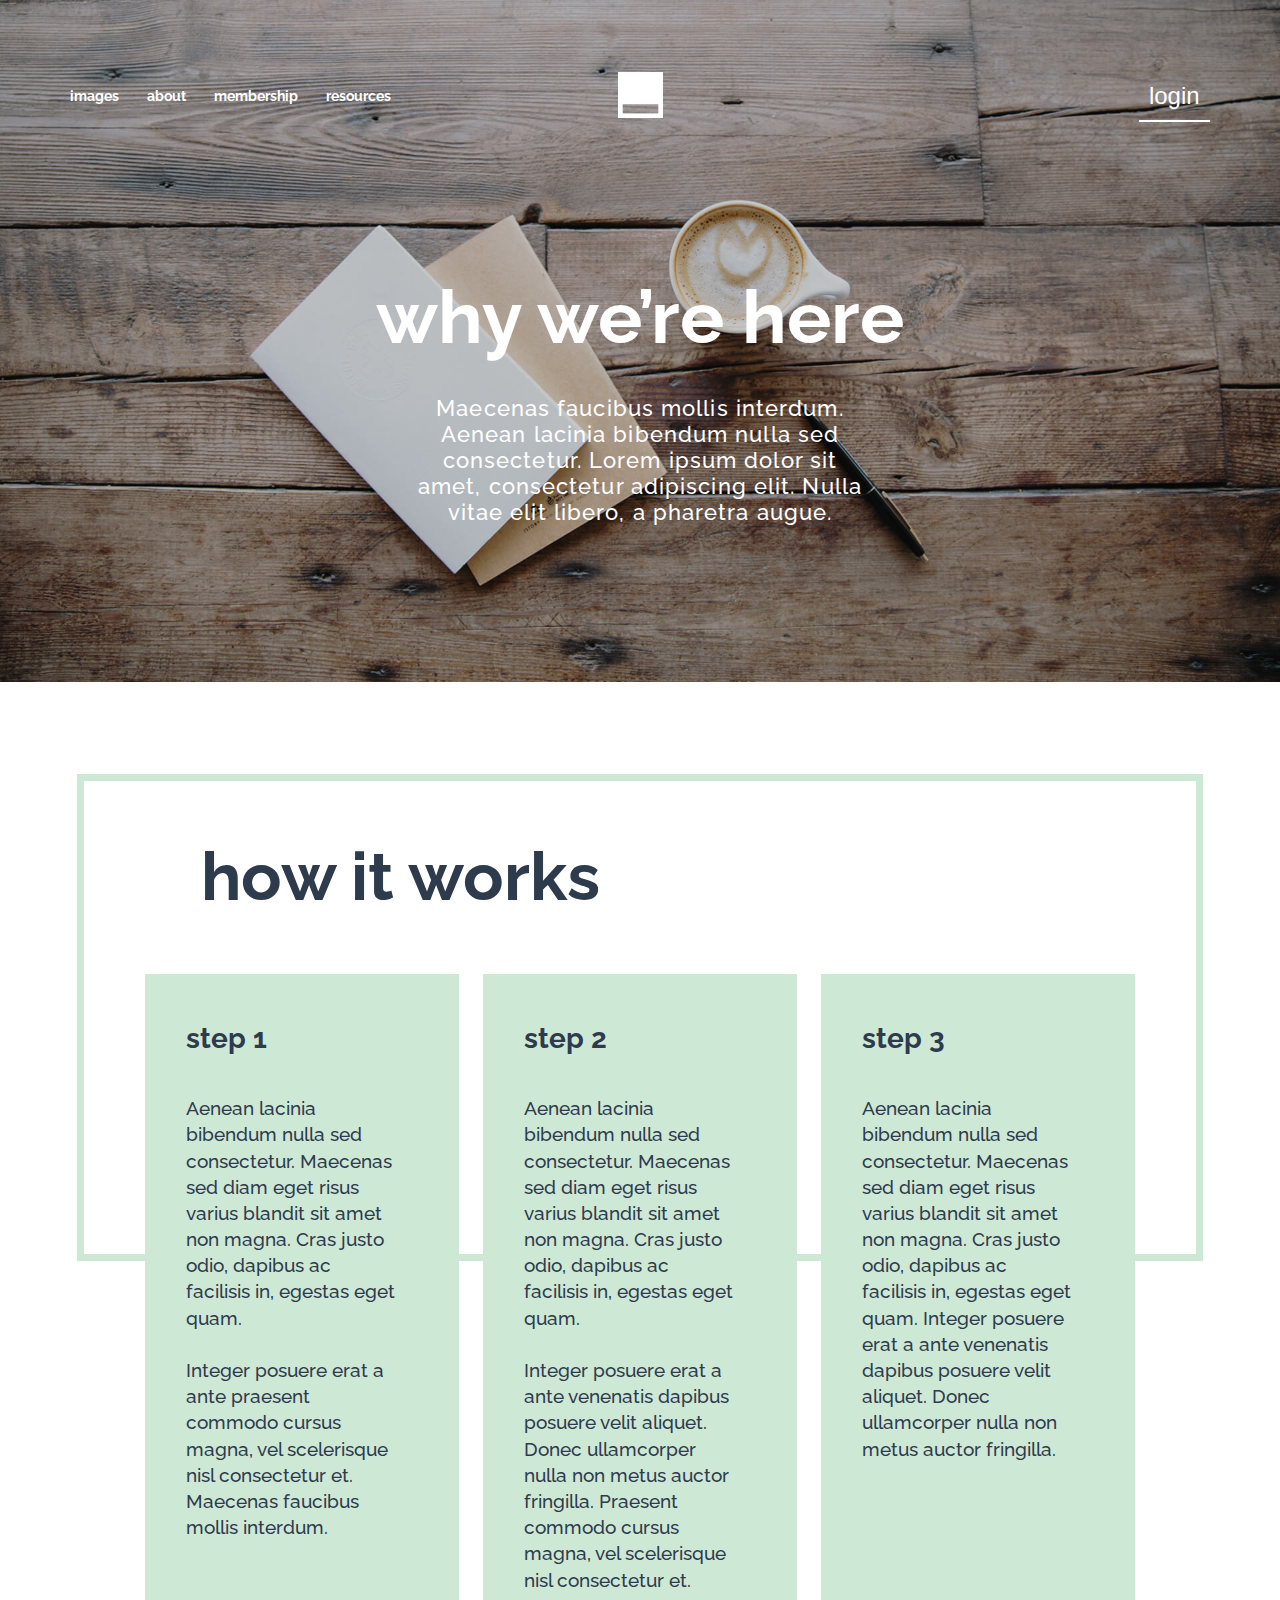
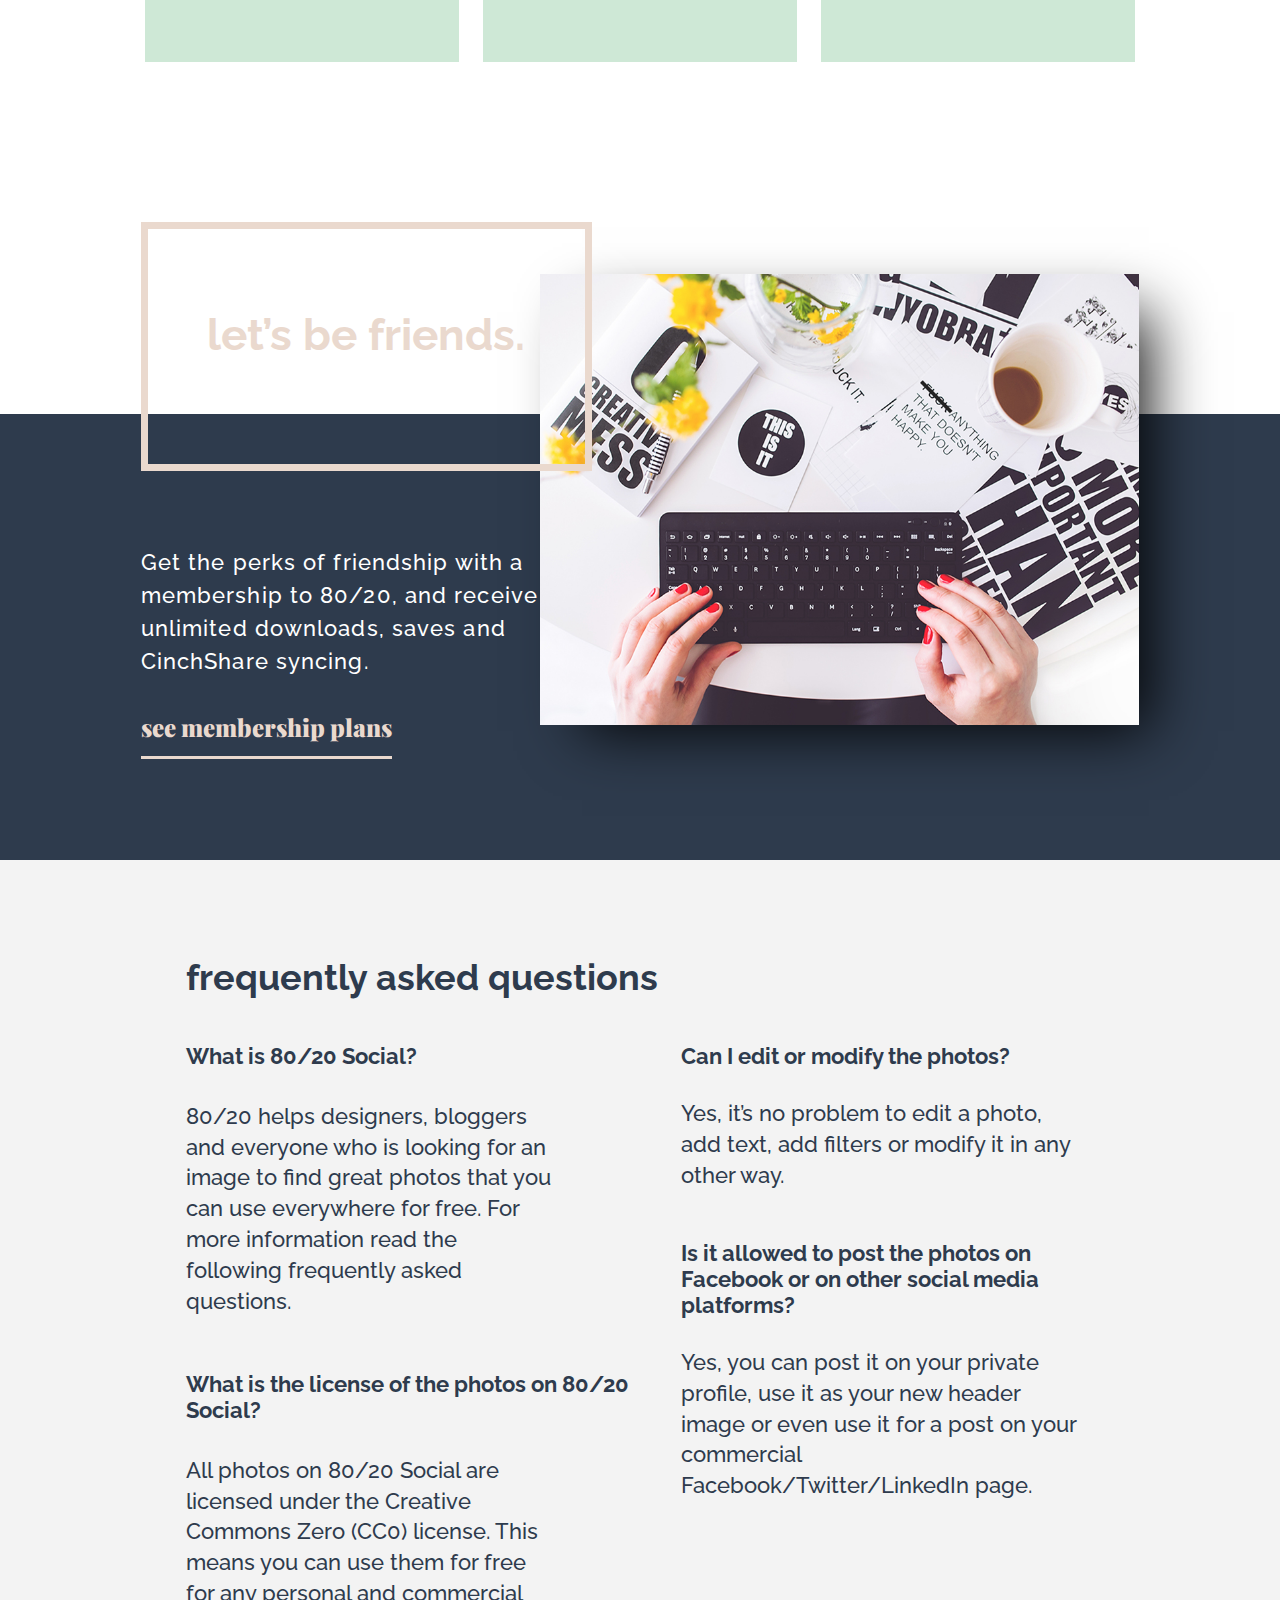
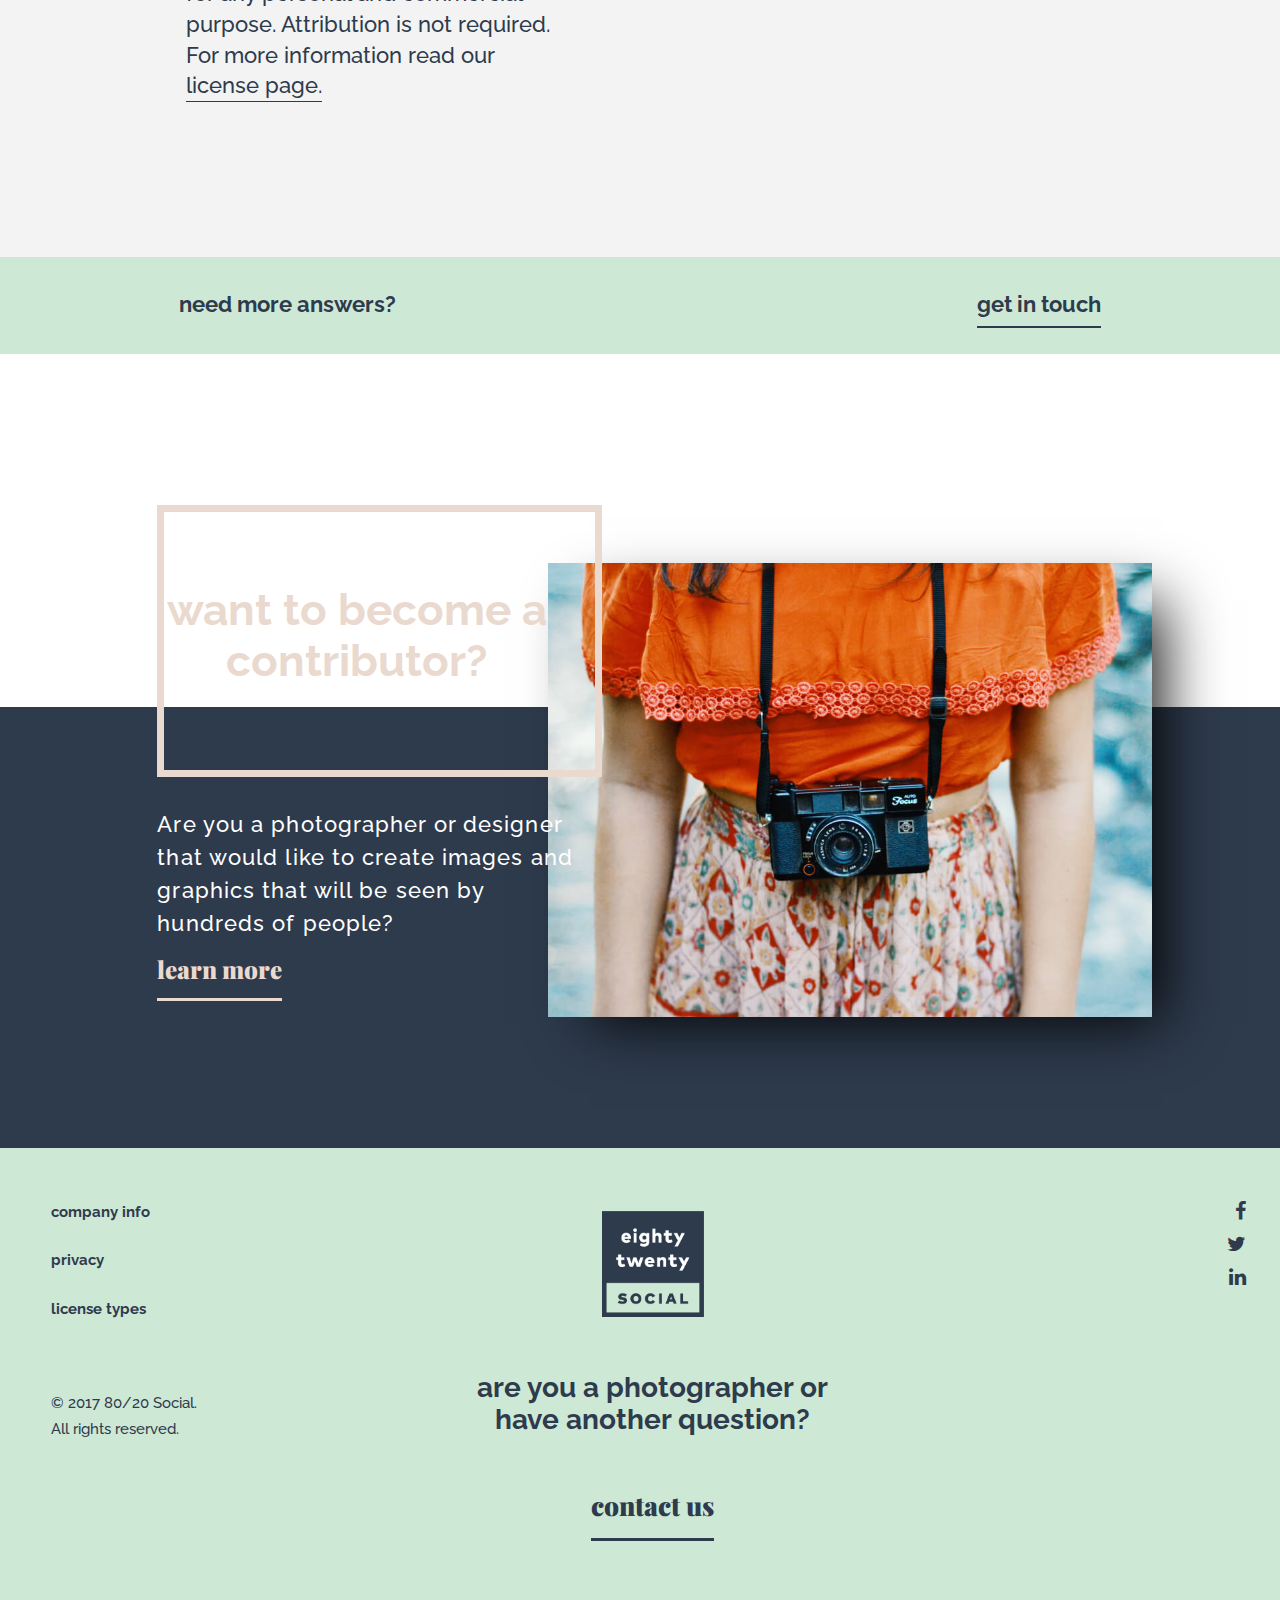
<file: about.html>
<!DOCTYPE html>
<html lang="en">
<head>
    <meta charset="UTF-8">
    <meta name="viewport" content="width=device-width, initial-scale=1.0, maximum-scale=1.0, user-scalable=0">


    <link href="css/styles.css" rel="stylesheet">
    <link href="https://fonts.googleapis.com/css?family=Raleway:500,700" rel="stylesheet">
    <link href="https://fonts.googleapis.com/css?family=Playfair+Display:900" rel="stylesheet">
    <title>8020</title>

</head>
<body>
<!--ABOUT5-->
<section class="home_nav_section about">
    <img class="background_home" src="images/freddy-castro-133326.jpg" alt="freddy castro">
    <div class="menu_logo_login">
        <div class="hamburder">
            <div id="nav-icon1">
                <span></span>
                <span></span>
                <span></span>
            </div>

        </div>

        <nav>
            <ul>
                <li><a href="#">images</a></li>
                <li><a href="#">about</a></li>
                <li><a href="#">membership</a></li>
                <li><a href="#">resources</a></li>
            </ul>
        </nav>
        <div class="logo_home"><img class="logo" src="images/logo_top.png" alt="logo"></div>
        <button type="button" class="login_button">login</button>
    </div>
    <div class="about_text">
        <h2>why we’re here</h2>
        <p>Maecenas faucibus mollis interdum. Aenean lacinia bibendum nulla sed consectetur. Lorem ipsum dolor sit amet,
            consectetur adipiscing elit. Nulla vitae elit libero, a pharetra augue.</p>

    </div>
</section>
<section class="featured_categories about">
    <div class="text_featured_categories_home">
        <h2>how it works</h2>

    </div>
    <div class="images_featured_categories">
        <div>
            <h4>step 1</h4>
            <p>Aenean lacinia bibendum nulla sed consectetur. Maecenas sed diam eget risus varius blandit sit amet non
                magna. Cras justo odio, dapibus ac facilisis in, egestas eget quam.
                <br><br>
                Integer posuere erat a ante praesent commodo cursus magna, vel scelerisque nisl consectetur et. Maecenas
                faucibus mollis interdum.</p>

        </div>
        <div>
            <h4>step 2</h4>
            <p>Aenean lacinia bibendum nulla sed consectetur. Maecenas sed diam eget risus varius blandit sit amet non
                magna. Cras justo odio, dapibus ac facilisis in, egestas eget quam.
                <br><br>
                Integer posuere erat a ante venenatis dapibus posuere velit aliquet. Donec ullamcorper nulla non metus
                auctor fringilla. Praesent commodo cursus magna, vel scelerisque nisl consectetur et.</p>
        </div>
        <div>
            <h4>step 3</h4>
            <p>Aenean lacinia bibendum nulla sed consectetur. Maecenas sed diam eget risus varius blandit sit amet non
                magna. Cras justo odio, dapibus ac facilisis in, egestas eget quam. Integer posuere erat a ante
                venenatis dapibus posuere velit aliquet. Donec ullamcorper nulla non metus auctor fringilla.</p>
        </div>
    </div>


</section>
<section class="lets_be_friends">
    <div class="left_side_lets_be_friends">
        <h2>let’s be friends.</h2>
        <p>Get the perks of friendship with a membership to 80/20, and receive unlimited downloads, saves and CinchShare
            syncing.</p>
        <span><a href="#">see membership plans</a></span>
    </div>
    <div class="right_side_lets_be_friends">
        <img src="images/home_img_creative_mess.jpg" atl="home creative mess">


    </div>
</section>
<section class="frequently_asked_questions">
    <h2>frequently asked questions</h2>
    <div class="left_side">
        <div>
            <h4>What is 80/20 Social?</h4>
            <p>80/20 helps designers, bloggers and everyone who is looking for an image to find great photos that you
                can use everywhere for free. For more information read the following frequently asked questions.</p>
        </div>
        <div>
            <h4>What is the license of the photos on 80/20 Social?</h4>
            <p>All photos on 80/20 Social are licensed under the Creative Commons Zero (CC0) license. This means you can
                use them for free for any personal and commercial purpose. Attribution is not required. For more
                information read our <a href="#">license page.</a></p>
        </div>
    </div>
    <div class="right_side">
        <div>
            <h4>Can I edit or modify the photos?</h4>
            <p>Yes, it’s no problem to edit a photo, add text, add filters or modify it in any other way.</p>
        </div>
        <div>
            <h4>Is it allowed to post the photos on Facebook or on other social media platforms?</h4>
            <p>Yes, you can post it on your private profile, use it as your new header image or even use it for a post
                on your commercial Facebook/Twitter/LinkedIn page.</p>
        </div>

    </div>


</section>
<section class="more_answers">
    <p>need more answers?</p>
    <p><a href="#">get in touch</a></p>
</section>
<section class="white_space_contributor">

</section>
<section class="lets_be_friends about contributor">


    <div class="left_side_lets_be_friends">
        <h2>want to become a contributor?</h2>
        <p>Are you a photographer or designer that would like to create images and graphics that will be seen by
            hundreds of people?</p>
        <span><a href="#">learn more</a></span>
    </div>
    <div class="right_side_lets_be_friends">
        <img src="images/camila-cordeiro-114284.jpg" atl="camila cordeiro">


    </div>
</section>

<section class="contact_us">
    <div class="all_right">
        <ul class="company_pr">
            <li><a href="#">company info </a></li>
            <li><a href="#">privacy</a></li>
            <li><a href="#">license types</a></li>
        </ul>
        <p>© 2017 80/20 Social.</p>
        <p> All rights reserved. </p>
    </div>
    <div class="logo_contact">

        <a href="#"><img src="images/8020_MainLogo_Color_blue.png" alt="8020 Logo"></a>
        <h3>are you a photographer or have another question?</h3>
        <p class="link_contact"><a href="#">contact us</a></p>
    </div>
    <div>
        <ul class="social_link">
            <li><a href="#"><i class="fa fa-facebook" aria-hidden="true"></i></a></li>
            <li><a href="#"><i class="fa fa-twitter" aria-hidden="true"></i></a></li>
            <li><a href="#"><i class="fa fa-linkedin" aria-hidden="true"></i></a></li>
        </ul>
    </div>

</section>


<!--END ABOUT-->
<script src="js/jquery-3.2.1.min.js"></script>
<script src="js/main.js"></script>
</body>
</html>
</file>
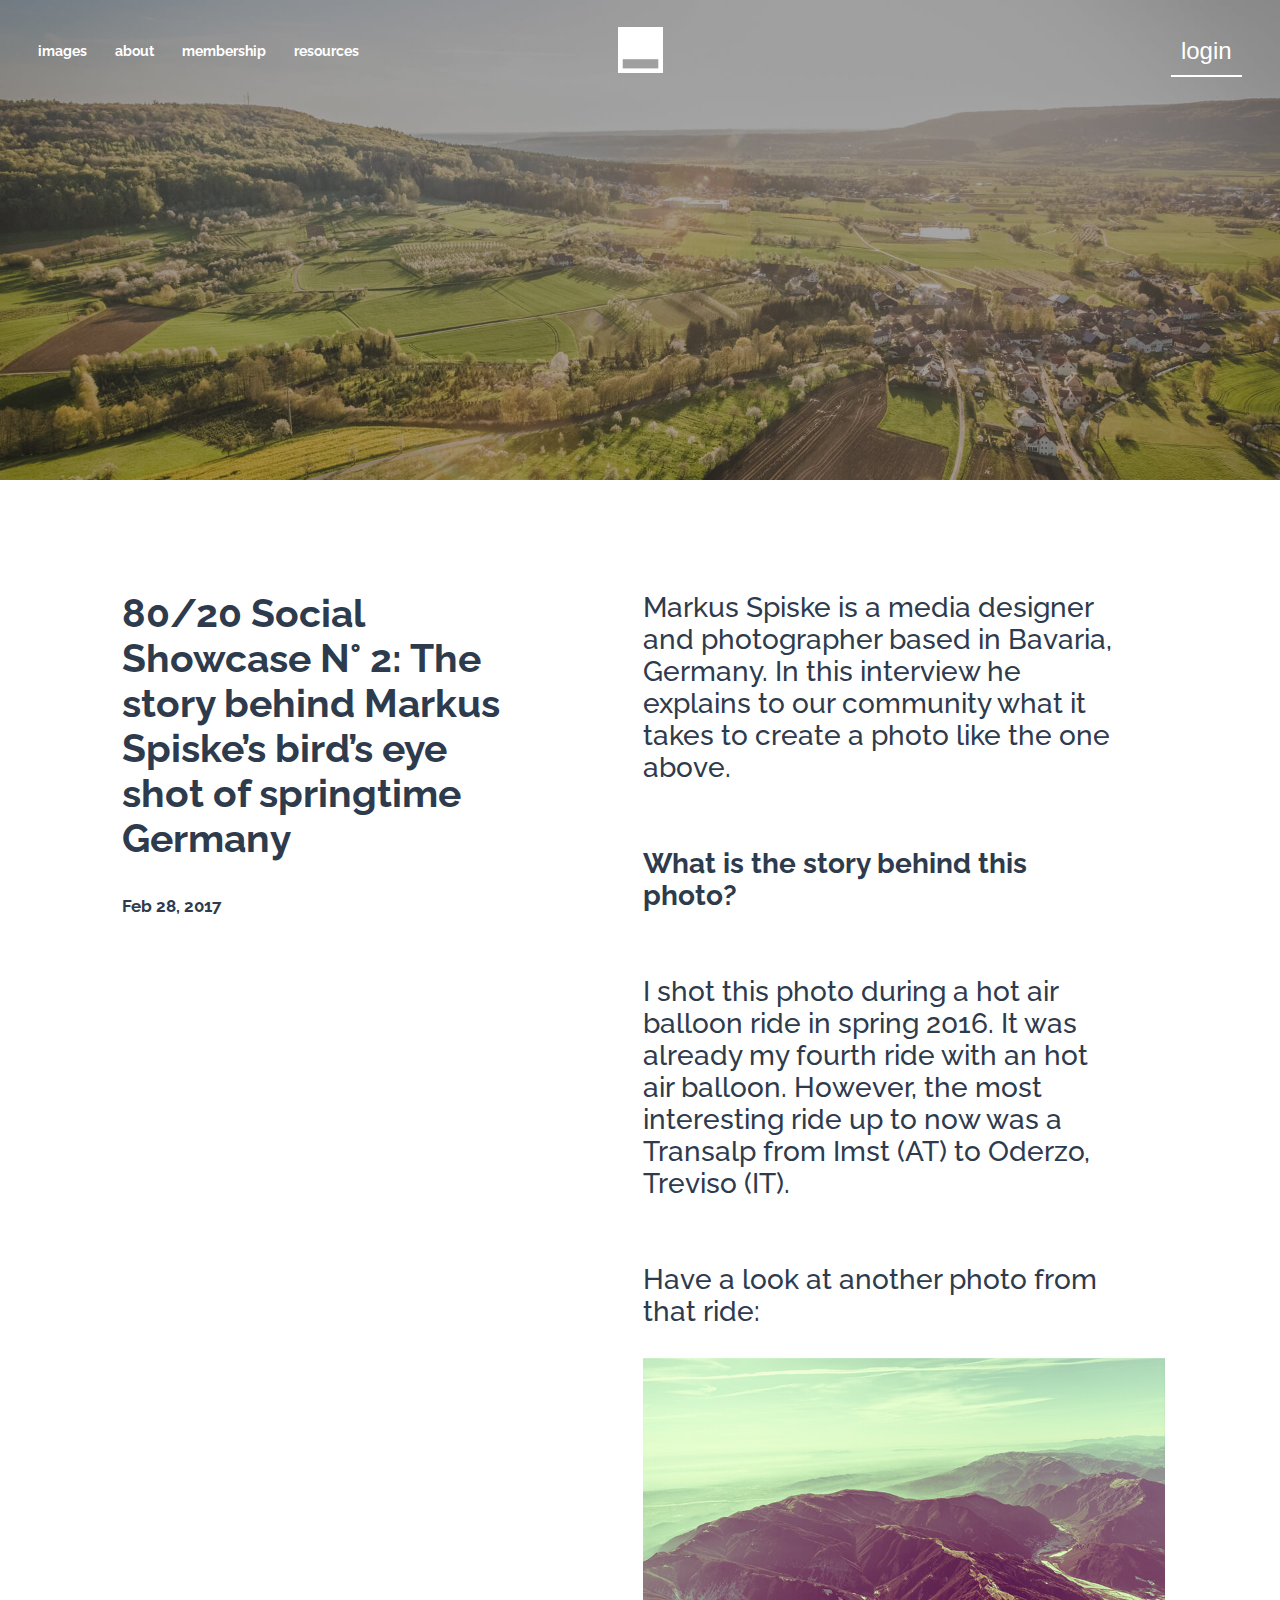
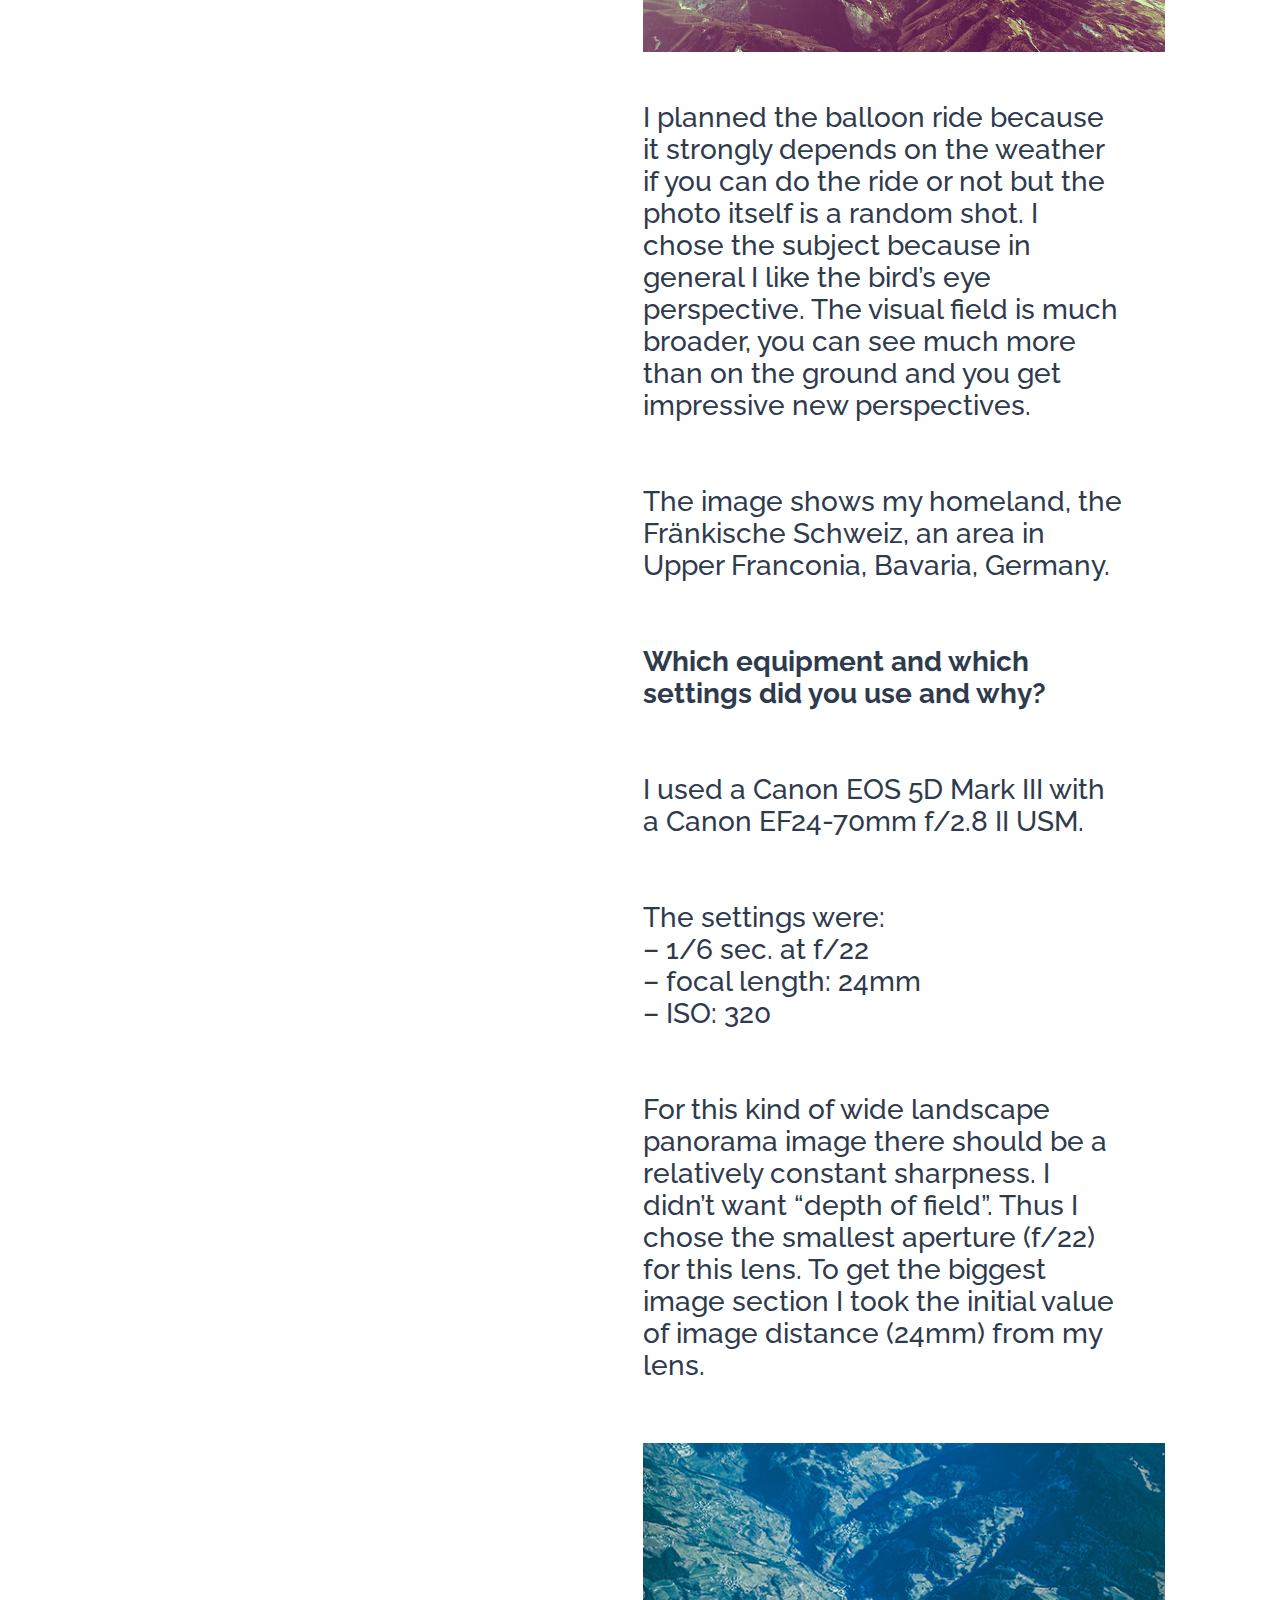
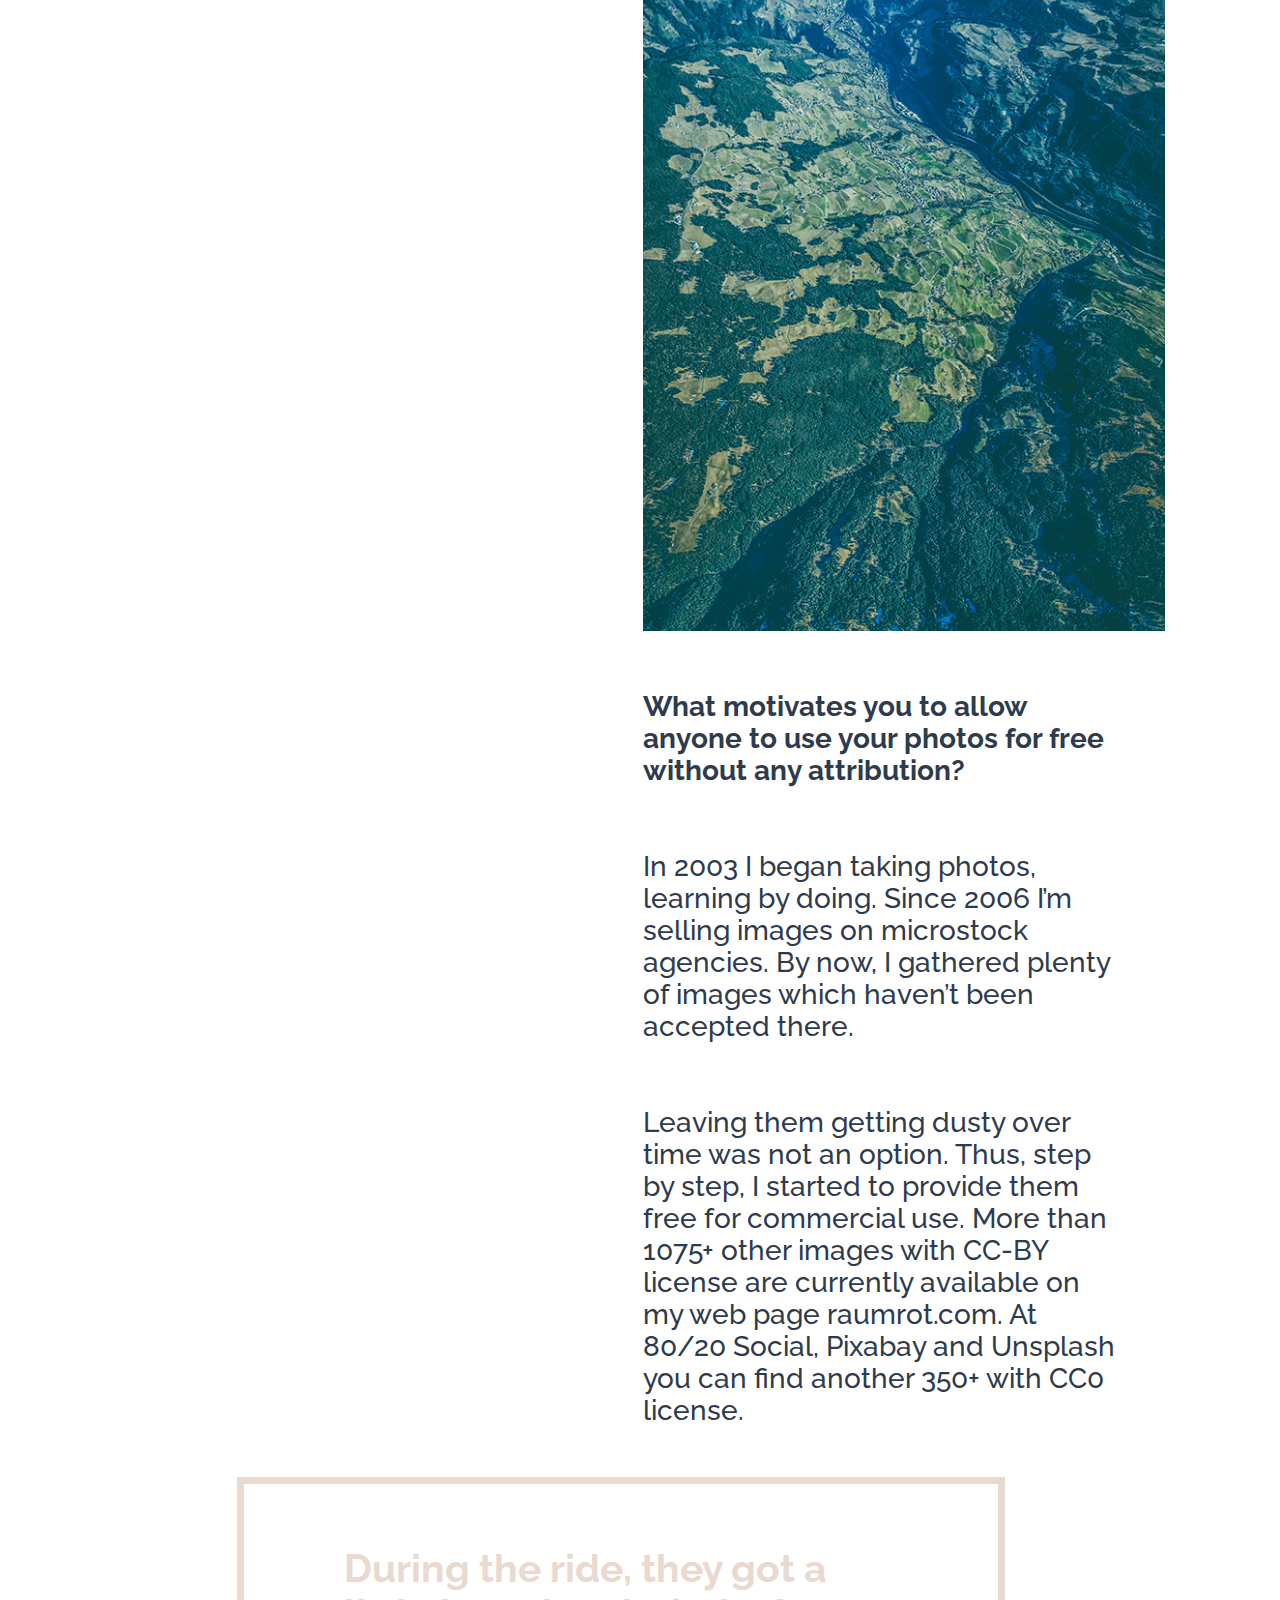
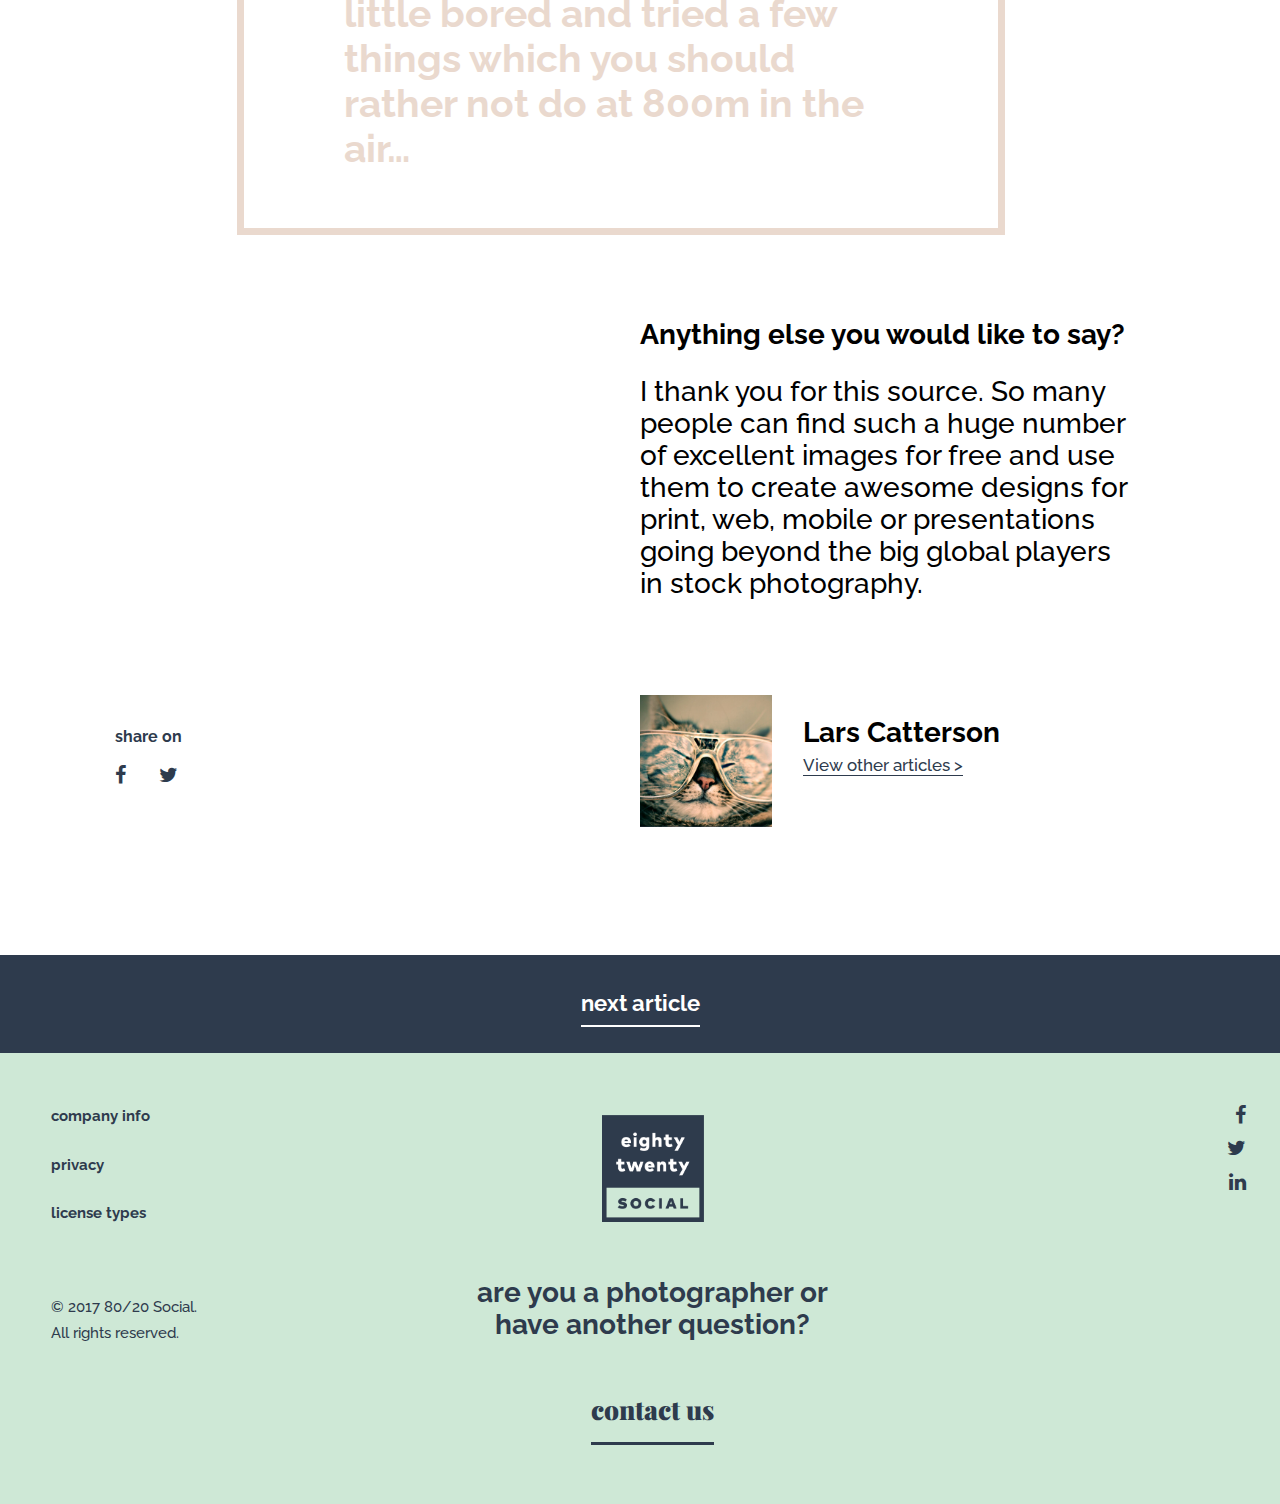
<file: article.html>
<!DOCTYPE html>
<html lang="en">
<head>
    <meta charset="UTF-8">
    <meta name="viewport" content="width=device-width, initial-scale=1.0, maximum-scale=1.0, user-scalable=0">


    <link href="css/styles.css" rel="stylesheet">
    <link href="https://fonts.googleapis.com/css?family=Raleway:500,700" rel="stylesheet">
    <link href="https://fonts.googleapis.com/css?family=Playfair+Display:900" rel="stylesheet">
    <title>8020 article</title>

</head>
<body>
<!--ARTICLE-->
<section class="home_nav_section article">
    <img class="background_home" src="images/pexels-photo-92657.jpg" alt="nature">
    <div class="menu_logo_login">

        <div class="hamburder">
            <div id="nav-icon1">
                <span></span>
                <span></span>
                <span></span>
            </div>

        </div>
        <nav>
            <ul>
                <li><a href="#">images</a></li>
                <li><a href="#">about</a></li>
                <li><a href="#">membership</a></li>
                <li><a href="#">resources</a></li>
            </ul>
        </nav>
        <div class="logo_home"><img class="logo" src="images/logo_top.png" alt="logo"></div>
        <button type="button" class="login_button">login</button>
    </div>

</section>
<section class="article_note">
    <div class="left_side">
        <p>80/20 Social Showcase N° 2: The story behind Markus Spiske’s bird’s eye shot of springtime Germany</p>
        <p class="date">Feb 28, 2017</p>
    </div>
    <div class="right_side">
        <p>Markus Spiske is a media designer and photographer based in Bavaria, Germany. In this interview he explains
            to our community what it takes to create a photo like the one above.<br><br><br>
            <span>What is the story behind this photo?</span><br><br><br>
            I shot this photo during a hot air balloon ride in spring 2016. It was already my fourth ride with an hot
            air balloon. However, the most interesting ride up to now was a Transalp from Imst (AT) to Oderzo, Treviso
            (IT).<br><br><br>
            Have a look at another photo from that ride:</p>
        <img class="first_img_article" src="images/pexels-photo-92656.jpg" atl="mountin">
        <p>I planned the balloon ride because it strongly depends on the weather if you can do the ride or not but the
            photo itself is a random shot. I chose the subject because in general I like the bird’s eye perspective. The
            visual field is much broader, you can see much more than on the ground and you get impressive new
            perspectives.<br><br><br>
            The image shows my homeland, the Fränkische Schweiz, an area in Upper Franconia, Bavaria, Germany.<br><br><br>
            <span>Which equipment and which settings did you use and why?</span><br><br><br>
            I used a Canon EOS 5D Mark III with a Canon EF24-70mm f/2.8 II USM.<br><br><br>
            The settings were:<br>
            – 1/6 sec. at f/22<br>
            – focal length: 24mm<br>
            – ISO: 320<br><br><br>
            For this kind of wide landscape panorama image there should be a relatively constant sharpness. I didn’t
            want “depth of field”. Thus I chose the smallest aperture (f/22) for this lens. To get the biggest image
            section I took the initial value of image distance (24mm) from my lens.</p>
        <img class="second_img_article" src="images/pexels-photo-105481.jpg" atl="mountin">
        <p>
            <span>What motivates you to allow anyone to use your photos for free without any attribution?</span><br><br><br>
            In 2003 I began taking photos, learning by doing. Since 2006 I’m selling images on microstock agencies. By
            now, I gathered plenty of images which haven’t been accepted there.<br><br><br>
            Leaving them getting dusty over time was not an option. Thus, step by step, I started to provide them free
            for commercial use. More than 1075+ other images with CC-BY license are currently available on my web page
            raumrot.com. At 80/20 Social, Pixabay and Unsplash you can find another 350+ with CC0 license.</p>

    </div>

</section>
<section class="bring_visual_value article">

    <div class="text_visual_value">

        <h3>During the ride, they got a little bored and tried a few things which you should rather not do at 800m in
            the air…</h3>

    </div>

</section>
<secion class="anithing_else">
    <div>
        <p class="title">Anything else you would like to say? </p>
        <p>I thank you for this source. So many people can find such a huge number of excellent images for free and use
            them
            to create awesome designs for print, web, mobile or presentations going beyond the big global players in
            stock
            photography.</p>
    </div>

</secion>
<section class="share_user">
    <div class="left_side">
        <p>share on</p>
        <ul class="social_link">
            <li><a href="#"><i class="fa fa-facebook" aria-hidden="true"></i></a></li>
            <li><a href="#"><i class="fa fa-twitter" aria-hidden="true"></i></a></li>
        </ul>

    </div>
    <div class="right_side">
        <img src="images/octavio-fossatti-37556.jpg" alt="octavio fossatti">
        <div>
            <h6>Lars Catterson </h6>
            <p><a href="#">View other articles ></a></p>
        </div>

    </div>

</section>
<section class="more_answers article">
    <p><a href="#">next article</a></p>
</section>
<section class="contact_us">
    <div class="all_right">
        <ul class="company_pr">
            <li><a href="#">company info </a></li>
            <li><a href="#">privacy</a></li>
            <li><a href="#">license types</a></li>
        </ul>
        <p>© 2017 80/20 Social.</p>
        <p> All rights reserved. </p>
    </div>
    <div class="logo_contact">

        <a href="#"><img src="images/8020_MainLogo_Color_blue.png" alt="8020 Logo"></a>
        <h3>are you a photographer or have another question?</h3>
        <p class="link_contact"><a href="#">contact us</a></p>
    </div>
    <div>
        <ul class="social_link">
            <li><a href="#"><i class="fa fa-facebook" aria-hidden="true"></i></a></li>
            <li><a href="#"><i class="fa fa-twitter" aria-hidden="true"></i></a></li>
            <li><a href="#"><i class="fa fa-linkedin" aria-hidden="true"></i></a></li>
        </ul>
    </div>

</section>
<!-- END ARTICLE-->

<script src="js/jquery-3.2.1.min.js"></script>
<script src="js/main.js"></script>
</body>
</html>
</file>
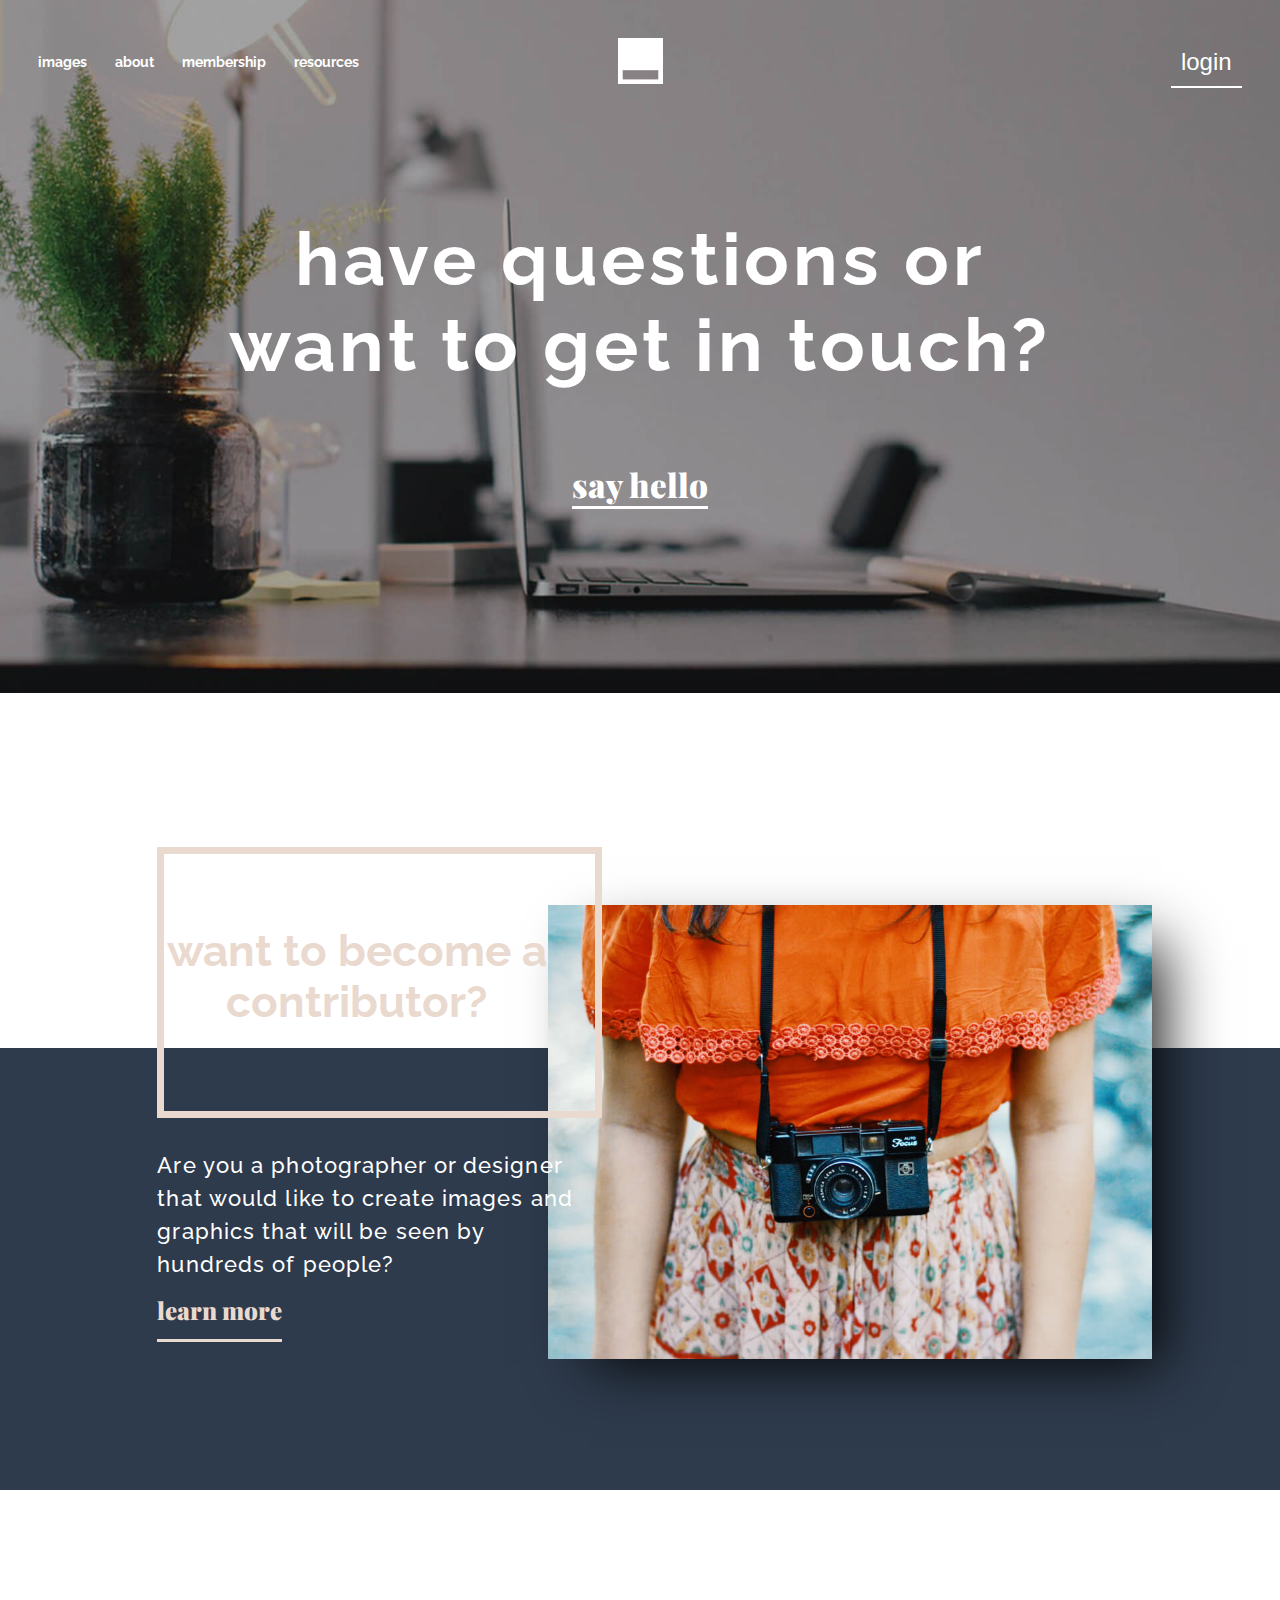
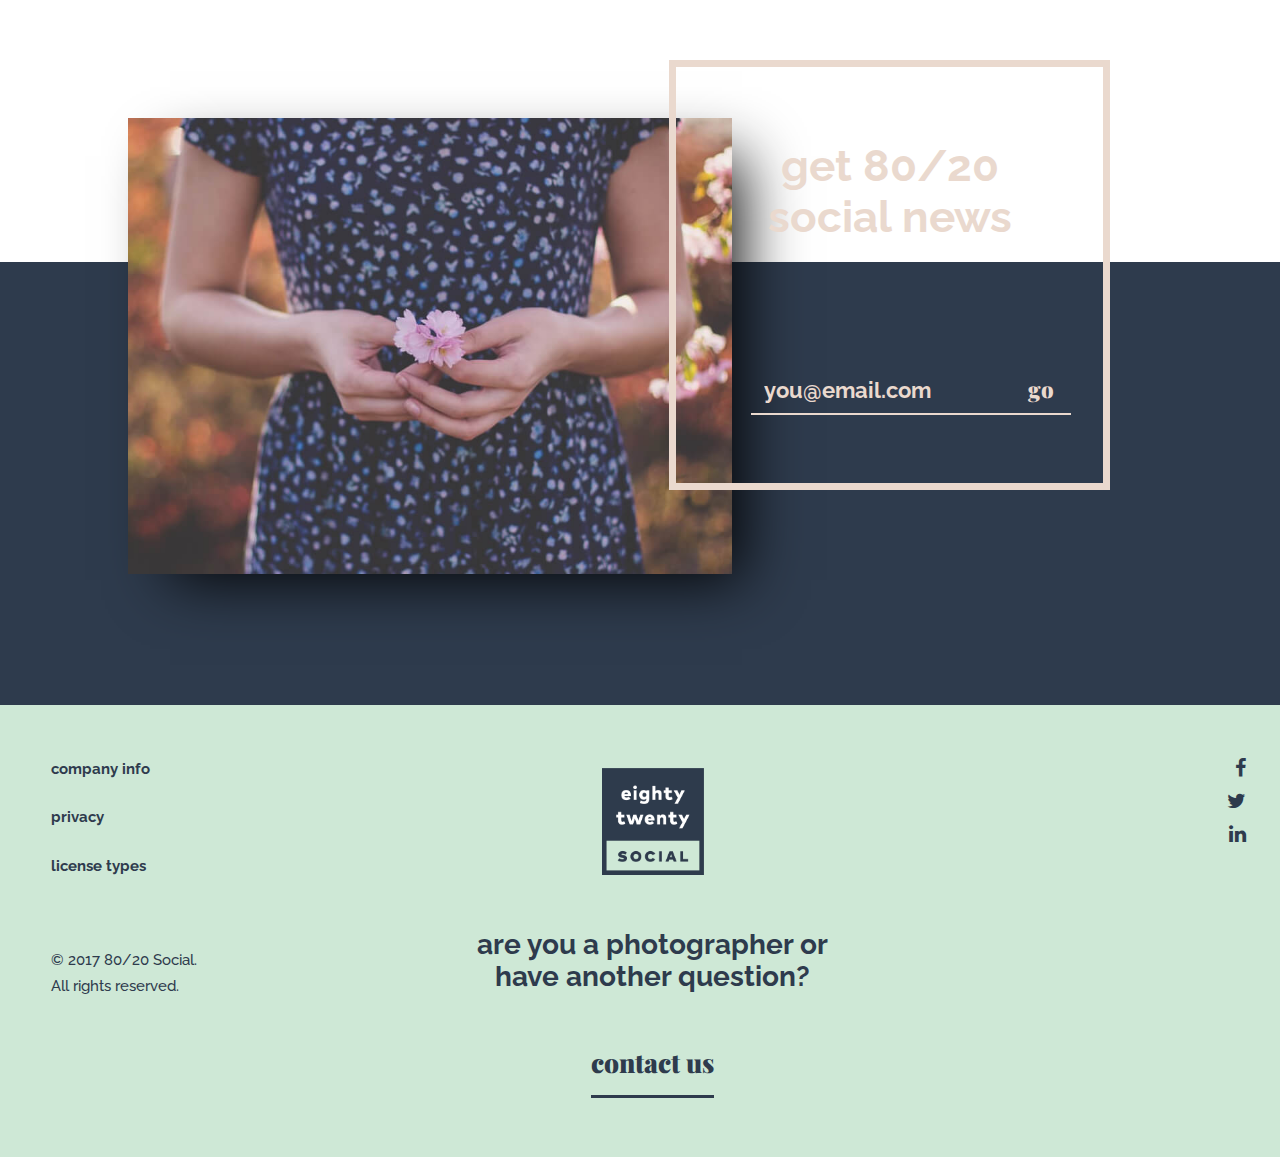
<file: contact.html>
<!DOCTYPE html>
<html lang="en">
<head>
    <meta charset="UTF-8">
    <meta name="viewport" content="width=device-width, initial-scale=1.0, maximum-scale=1.0, user-scalable=0">


    <link href="css/styles.css" rel="stylesheet">
    <link href="https://fonts.googleapis.com/css?family=Raleway:500,700" rel="stylesheet">
    <link href="https://fonts.googleapis.com/css?family=Playfair+Display:900" rel="stylesheet">
    <title>8020_contact</title>

</head>
<body>
<!--contact-->
<section class="home_nav_section about article resourses contact">
    <img class="background_home" src="images/pexels-photo-273238.jpg" alt="table computer">
    <div class="menu_logo_login">
        <div class="hamburder">
            <div id="nav-icon1">
                <span></span>
                <span></span>
                <span></span>
            </div>

        </div>

        <nav>
            <ul>
                <li><a href="#">images</a></li>
                <li><a href="#">about</a></li>
                <li><a href="#">membership</a></li>
                <li><a href="#">resources</a></li>
            </ul>
        </nav>
        <div class="logo_home"><img class="logo" src="images/logo_top.png" alt="logo"></div>
        <button type="button" class="login_button">login</button>
    </div>
    <div class="about_text">
        <h2>have questions or want to get in touch?</h2>
        <span><a href="#">say hello</a></span>


    </div>
</section>
<section class="white_space_contributor ">

</section>
<section class="lets_be_friends about contributor">


    <div class="left_side_lets_be_friends">
        <h2>want to become a contributor?</h2>
        <p>Are you a photographer or designer that would like to create images and graphics that will be seen by
            hundreds of people?</p>
        <span><a href="#">learn more</a></span>
    </div>
    <div class="right_side_lets_be_friends">
        <img src="images/camila-cordeiro-114284.jpg" atl="camila cordeiro">


    </div>
</section>
<section class="white_space_contributor photographer resourses ">

</section>
<section class="lets_be_friends about contributor membership resourses">


    <div class="left_side_lets_be_friends">
        <div class="border">
            <h2><span>get 80/20</span> social news</h2>
            <div class="email_box">
                <form>
                    <input type="email" name="email" id="email" placeholder="you@email.com"
                           onfocus="this.placeholder = ''" onblur="this.placeholder = 'you@email.com'"
                           autocomplete="off" >
                    <input type="submit" value="go">

                </form>
            </div>
        </div>
    </div>
    <div class="right_side_lets_be_friends">
        <img src="images/Exposure_girl_dress.jpg" atl="Exposure girl dress">


    </div>
</section>
<section class="contact_us">
    <div class="all_right">
        <ul class="company_pr">
            <li><a href="#">company info </a></li>
            <li><a href="#">privacy</a></li>
            <li><a href="#">license types</a></li>
        </ul>
        <p>© 2017 80/20 Social.</p>
        <p> All rights reserved. </p>
    </div>
    <div class="logo_contact">

        <a href="#"><img src="images/8020_MainLogo_Color_blue.png" alt="8020 Logo"></a>
        <h3>are you a photographer or have another question?</h3>
        <p class="link_contact"><a href="#">contact us</a></p>
    </div>
    <div>
        <ul class="social_link">
            <li><a href="#"><i class="fa fa-facebook" aria-hidden="true"></i></a></li>
            <li><a href="#"><i class="fa fa-twitter" aria-hidden="true"></i></a></li>
            <li><a href="#"><i class="fa fa-linkedin" aria-hidden="true"></i></a></li>
        </ul>
    </div>

</section>
<!-- END contact-->



<script src="js/jquery-3.2.1.min.js"></script>
<script src="js/main.js"></script>


</body>
</html>
</file>
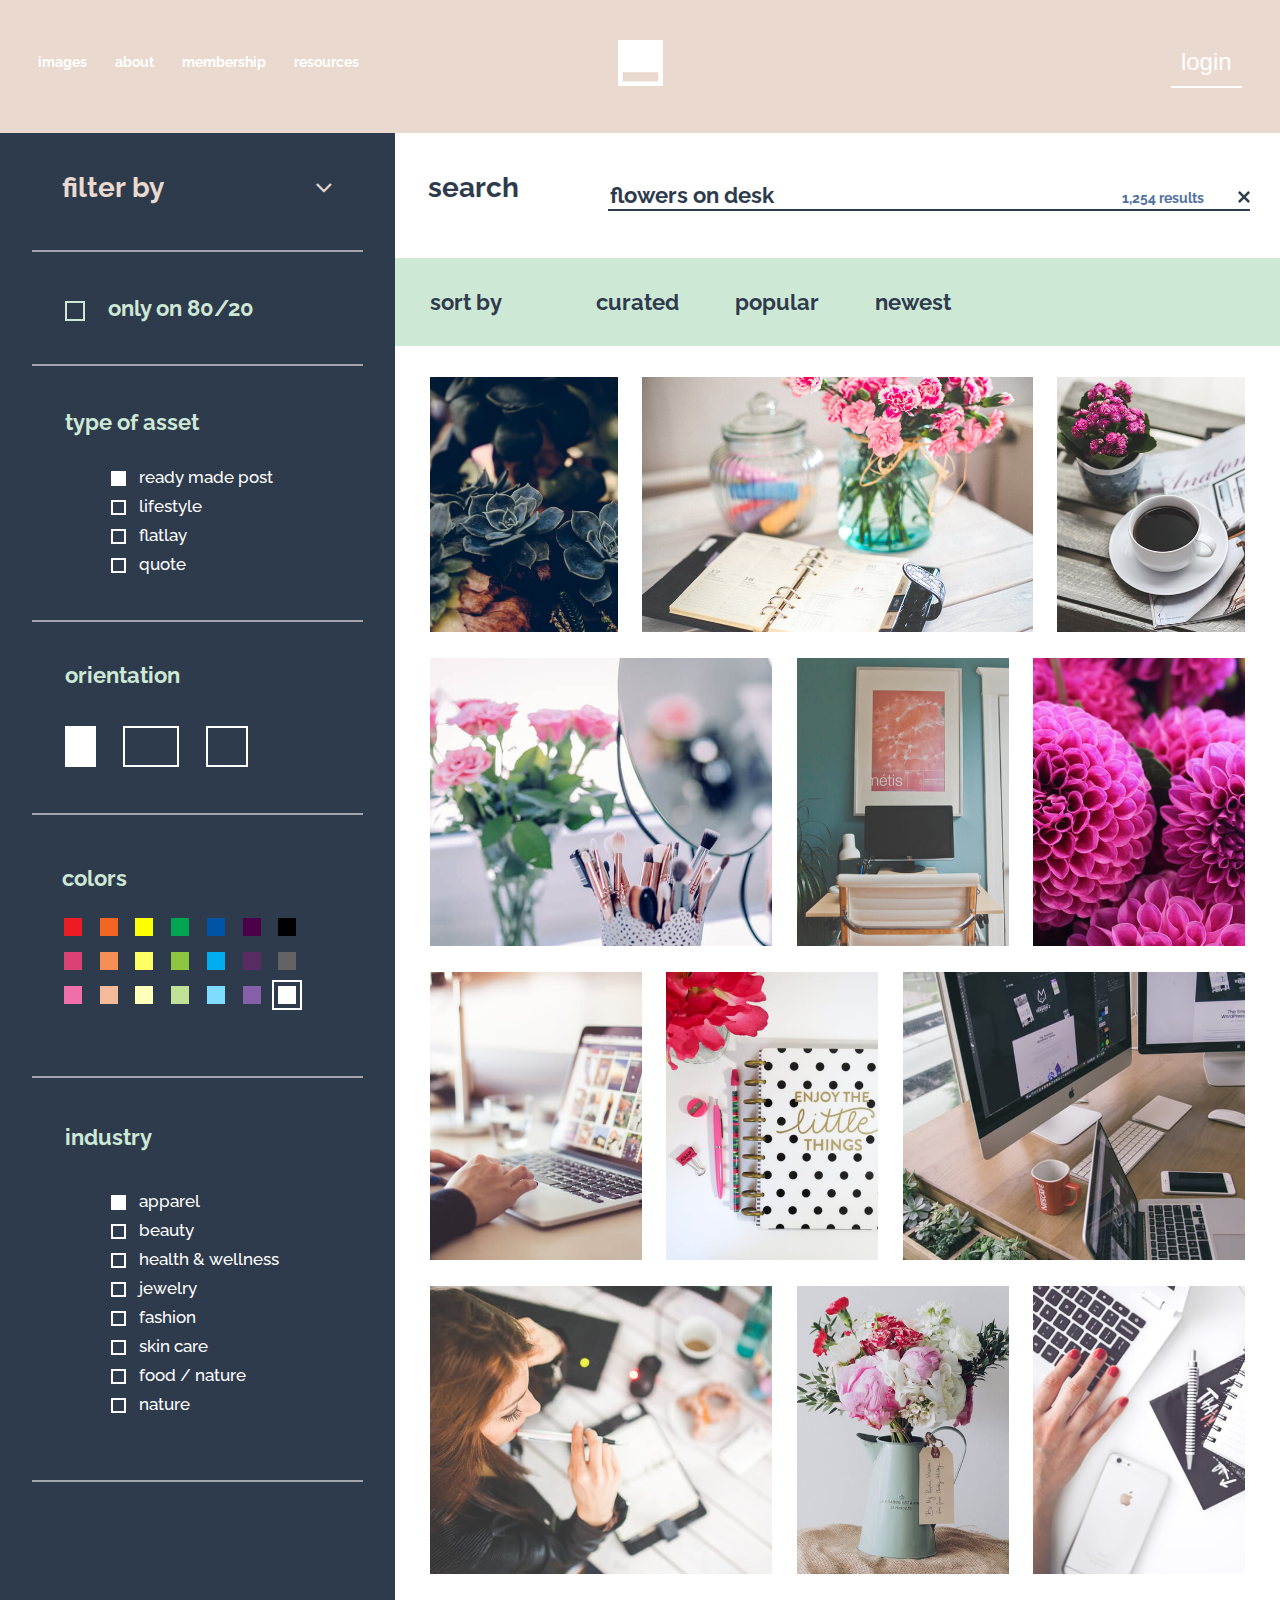
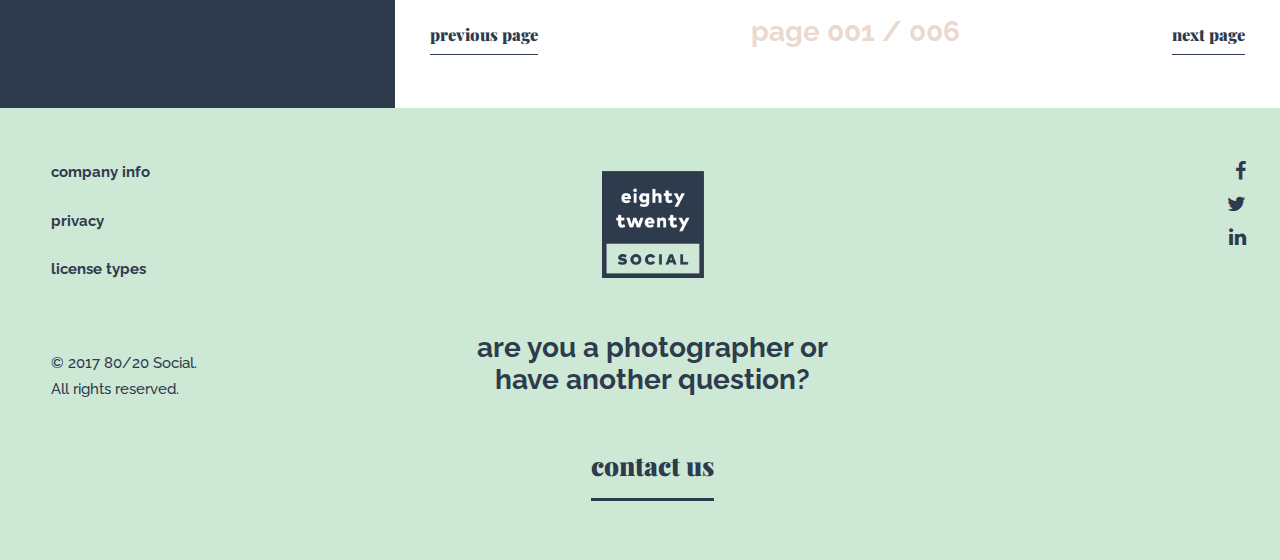
<file: image.html>
<!DOCTYPE html>
<html lang="en">
<head>
    <meta charset="UTF-8">
    <meta name="viewport" content="width=device-width, initial-scale=1.0, maximum-scale=1.0, user-scalable=0">


    <link href="css/styles.css" rel="stylesheet">
    <link href="https://fonts.googleapis.com/css?family=Raleway:500,700" rel="stylesheet">
    <link href="https://fonts.googleapis.com/css?family=Playfair+Display:900" rel="stylesheet">
    <title>8020 image details</title>

</head>
<body>

<section class="home_nav_section photographer ">
    <div class="menu_logo_login">
        <div class="hamburder">
            <div id="nav-icon1">
                <span></span>
                <span></span>
                <span></span>
            </div>

        </div>

        <nav>
            <ul>
                <li><a href="#">images</a></li>
                <li><a href="#">about</a></li>
                <li><a href="#">membership</a></li>
                <li><a href="#">resources</a></li>
            </ul>
        </nav>
        <div class="logo_home"><img class="logo" src="images/logo_top.png" alt="logo"></div>
        <button type="button" class="login_button">login</button>
    </div>

</section>


<section class="images_page">
    <section class="mob_filter sort">

        <div class="filter">
            <a href="#">
                <p>filter by</p>
                <p class="arrow"><i class="fa fa-angle-down" aria-hidden="true"></i></i></p>
            </a>
        </div>


    </section>


    <section class="right_menu image">
        <div class="filter">
            <a href="#">
                <p>filter by</p>
                <p class="arrow"><i class="fa fa-angle-down" aria-hidden="true"></i></i></p>
            </a>
        </div>
        <div class="only_on">
    <span>
        <input type="radio" id="only_on" name="only"/>
        <label for="only_on">only on 80/20</label>

    </span>

        </div>
        <div class="type_asset">
            <p>type of asset</p>
            <ul>
                <li>
                    <input type="checkbox" id="ready_made" checked="checked" name="ready_made_post"/>
                    <label for="ready_made">ready made post</label>

                </li>
                <li>
                    <input type="checkbox" id="lifestyle" name="lifestyle"/>
                    <label for="lifestyle">lifestyle</label>
                </li>
                <li>
                    <input type="checkbox" id="flatlay" name="flatlay"/>
                    <label for="flatlay">flatlay</label>
                </li>
                <li>
                    <input type="checkbox" id="quote" name="quote"/>
                    <label for="quote">quote</label>
                </li>
            </ul>
        </div>
        <div class="orientation">
            <p>orientation</p>
            <span class="first">
                <input type="radio" id="first" checked="checked" name="orientation"/>
                <label for="first"></label>
            </span>
            <span class="second">
                <input type="radio" id="second" name="orientation"/>
                <label for="second"></label>
            </span>
            <span class="third">
                <input type="radio" id="third" name="orientation"/>
                <label for="third"></label>
            </span>

        </div>
        <div class="colors">
            <p>colors</p>
            <span class="col1">
                <input type="radio" id="col1" checked="checked" name="colors"/>
                <label for="col1"></label>
            </span>
            <span class="col2">
                <input type="radio" id="col2" checked="checked" name="colors"/>
                <label for="col2"></label>
            </span >
            <span class="col3">
                <input type="radio" id="col3" checked="checked" name="colors"/>
                <label for="col3"></label>
            </span>
            <span class="col4">
                <input type="radio" id="col4" checked="checked" name="colors"/>
                <label for="col4"></label>
            </span>
            <span class="col5">
                <input type="radio" id="col5" checked="checked" name="colors"/>
                <label for="col5"></label>
            </span>
            <span class="col6">
                <input type="radio" id="col6" checked="checked" name="colors"/>
                <label for="col6"></label>
            </span>
            <span class="col7">
                <input type="radio" id="col7" checked="checked" name="colors"/>
                <label for="col7"></label>
            </span>
            <span class="col8">
                <input type="radio" id="col8" checked="checked" name="colors"/>
                <label for="col8"></label>
            </span>
            <span class="col9">
                <input type="radio" id="col9" checked="checked" name="colors"/>
                <label for="col9"></label>
            </span>
            <span class="col10">
                <input type="radio" id="col10" checked="checked" name="colors"/>
                <label for="col10"></label>
            </span>
            <span class="col11">
                <input type="radio" id="col11" checked="checked" name="colors"/>
                <label for="col11"></label>
            </span>
            <span class="col12">
                <input type="radio" id="col12" checked="checked" name="colors"/>
                <label for="col12"></label>
            </span>
            <span class="col13">
                <input type="radio" id="col13" checked="checked" name="colors"/>
                <label for="col13"></label>
            </span>
            <span class="col14">
                <input type="radio" id="col14" checked="checked" name="colors"/>
                <label for="col14"></label>
            </span>
            <span class="col15">
                <input type="radio" id="col15" checked="checked" name="colors"/>
                <label for="col15"></label>
            </span>
            <span class="col16">
                <input type="radio" id="col16" checked="checked" name="colors"/>
                <label for="col16"></label>
            </span>
            <span class="col17">
                <input type="radio" id="col17" checked="checked" name="colors"/>
                <label for="col17"></label>
            </span>
            <span class="col18">
                <input type="radio" id="col18" checked="checked" name="colors"/>
                <label for="col18"></label>
            </span>
            <span class="col19">
                <input type="radio" id="col19" checked="checked" name="colors"/>
                <label for="col19"></label>
            </span>
            <span class="col20">
                <input type="radio" id="col20" checked="checked" name="colors"/>
                <label for="col20"></label>
            </span>
            <span class="col21">
                <input type="radio" id="col21" checked="checked" name="colors"/>
                <label for="col21"></label>
            </span>


        </div>
        <div class="industry">
            <p>industry</p>
            <ul>
                <li>
                    <input type="checkbox" id="apparel" checked="checked" name="apparel"/>
                    <label for="apparel">apparel</label>
                </li>
                <li>
                    <input type="checkbox" id="beauty" name="beauty"/>
                    <label for="beauty">beauty</label>
                </li>
                <li>
                    <input type="checkbox" id="health" name="health"/>
                    <label for="health">health & wellness</label>
                </li>
                <li>
                    <input type="checkbox" id="jewelry" name="jewelry"/>
                    <label for="jewelry">jewelry</label>
                </li>
                <li>
                    <input type="checkbox" id="fashion" name="fashion"/>
                    <label for="fashion">fashion</label>
                </li>
                <li>
                    <input type="checkbox" id="skin" name="skin"/>
                    <label for="skin">skin care</label>
                </li>
                <li>
                    <input type="checkbox" id="food" name="food"/>
                    <label for="food">food / nature</label>
                </li>
                <li>
                    <input type="checkbox" id="nature" name="nature"/>
                    <label for="nature">nature</label>
                </li>
            </ul>
        </div>

    </section>

    <section class="left">

        <section class="search_category">

            <div class="search_box">
                <form role="email" action="">
                    <button class="search_submit" type="submit">search</button>
                    <div class="box_input">
                        <input class="" placeholder="flowers on desk" onfocus="this.placeholder = ''"
                               onblur="this.placeholder = 'flowers on desk'" autocomplete="off" name="srch2" id="srch2"
                               type="search">
                        <span>1,254 results</span>
                        <div class="close"></div>
                    </div>
                </form>


            </div>
        </section>

        <section class="sort">
            <p>sort by</p>
            <ul>
                <li><a href="#">curated</a></li>
                <li><a href="#">popular</a></li>
                <li><a href="#">newest</a></li>
            </ul>

        </section>
        <section class="photo_image">
            <div class="text_featured_images_home">
                <div class="all_img">
                    <div class="img_featured_3">
                        <img src="images/pexels-photo-114980.jpg" alt="">
                    </div>
                    <div class="img_featured_3">
                        <img src="images/flowers-desk-office-vintage.jpg" alt="">
                    </div>
                    <div class="img_featured_1">
                        <img src="images/coffee-flower-reading-magazine.jpg" alt="">
                    </div>
                </div>

                <div class="all_img">
                    <div class="img_featured_2">
                        <img src="images/pexels-photo-318379.jpg" alt="">
                    </div>
                    <div class="img_featured_3">
                        <img src="images/pexels-photo-265097.jpg" alt="">
                    </div>
                    <div class="img_featured_4">
                        <img src="images/pexels-photo-27714.jpg" alt="">
                    </div>
                </div>

                <div class="all_img">
                    <div class="img_featured_3">
                        <img src="images/pexels-photo-196655.jpg" alt="laptop">
                    </div>
                    <div class="img_featured_3">
                        <img src="images/pexels-photo-243221.jpg" alt="bookmark">
                    </div>
                    <div class="img_featured_1">
                        <img src="images/pexels-photo-225502_without_border.jpg" alt="computer">
                    </div>
                </div>

                <div class="all_img">
                    <div class="img_featured_2">
                        <img src="images/woman-hand-desk-office.jpg" alt="woman hand desk office">
                    </div>
                    <div class="img_featured_3">
                        <img src="images/pexels-photo_flowers.jpg" alt="flowers">
                    </div>
                    <div class="img_featured_4">
                        <img src="images/woman-hand-smartphone-desk.jpg" alt="woman hand smartphone desk">
                    </div>
                </div>

            </div>
        </section>
        <section class="featured_images_home photographer">
            <div class="next_page">
                <p><a href="#">previous page</a></p>
                <span>page 001 / 006</span>
                <p><a href="#">next page</a></p>
            </div>
        </section>

    </section>
</section>

<section class="contact_us">
    <div class="all_right">
        <ul class="company_pr">
            <li><a href="#">company info </a></li>
            <li><a href="#">privacy</a></li>
            <li><a href="#">license types</a></li>
        </ul>
        <p>© 2017 80/20 Social.</p>
        <p> All rights reserved. </p>
    </div>
    <div class="logo_contact">

        <a href="#"><img src="images/8020_MainLogo_Color_blue.png" alt="8020 Logo"></a>
        <h3>are you a photographer or have another question?</h3>
        <p class="link_contact"><a href="#">contact us</a></p>
    </div>
    <div>
        <ul class="social_link">
            <li><a href="#"><i class="fa fa-facebook" aria-hidden="true"></i></a></li>
            <li><a href="#"><i class="fa fa-twitter" aria-hidden="true"></i></a></li>
            <li><a href="#"><i class="fa fa-linkedin" aria-hidden="true"></i></a></li>
        </ul>
    </div>

</section>
<script src="js/jquery-3.2.1.min.js"></script>
<script src="js/main.js"></script>
</body>
</html>
</file>
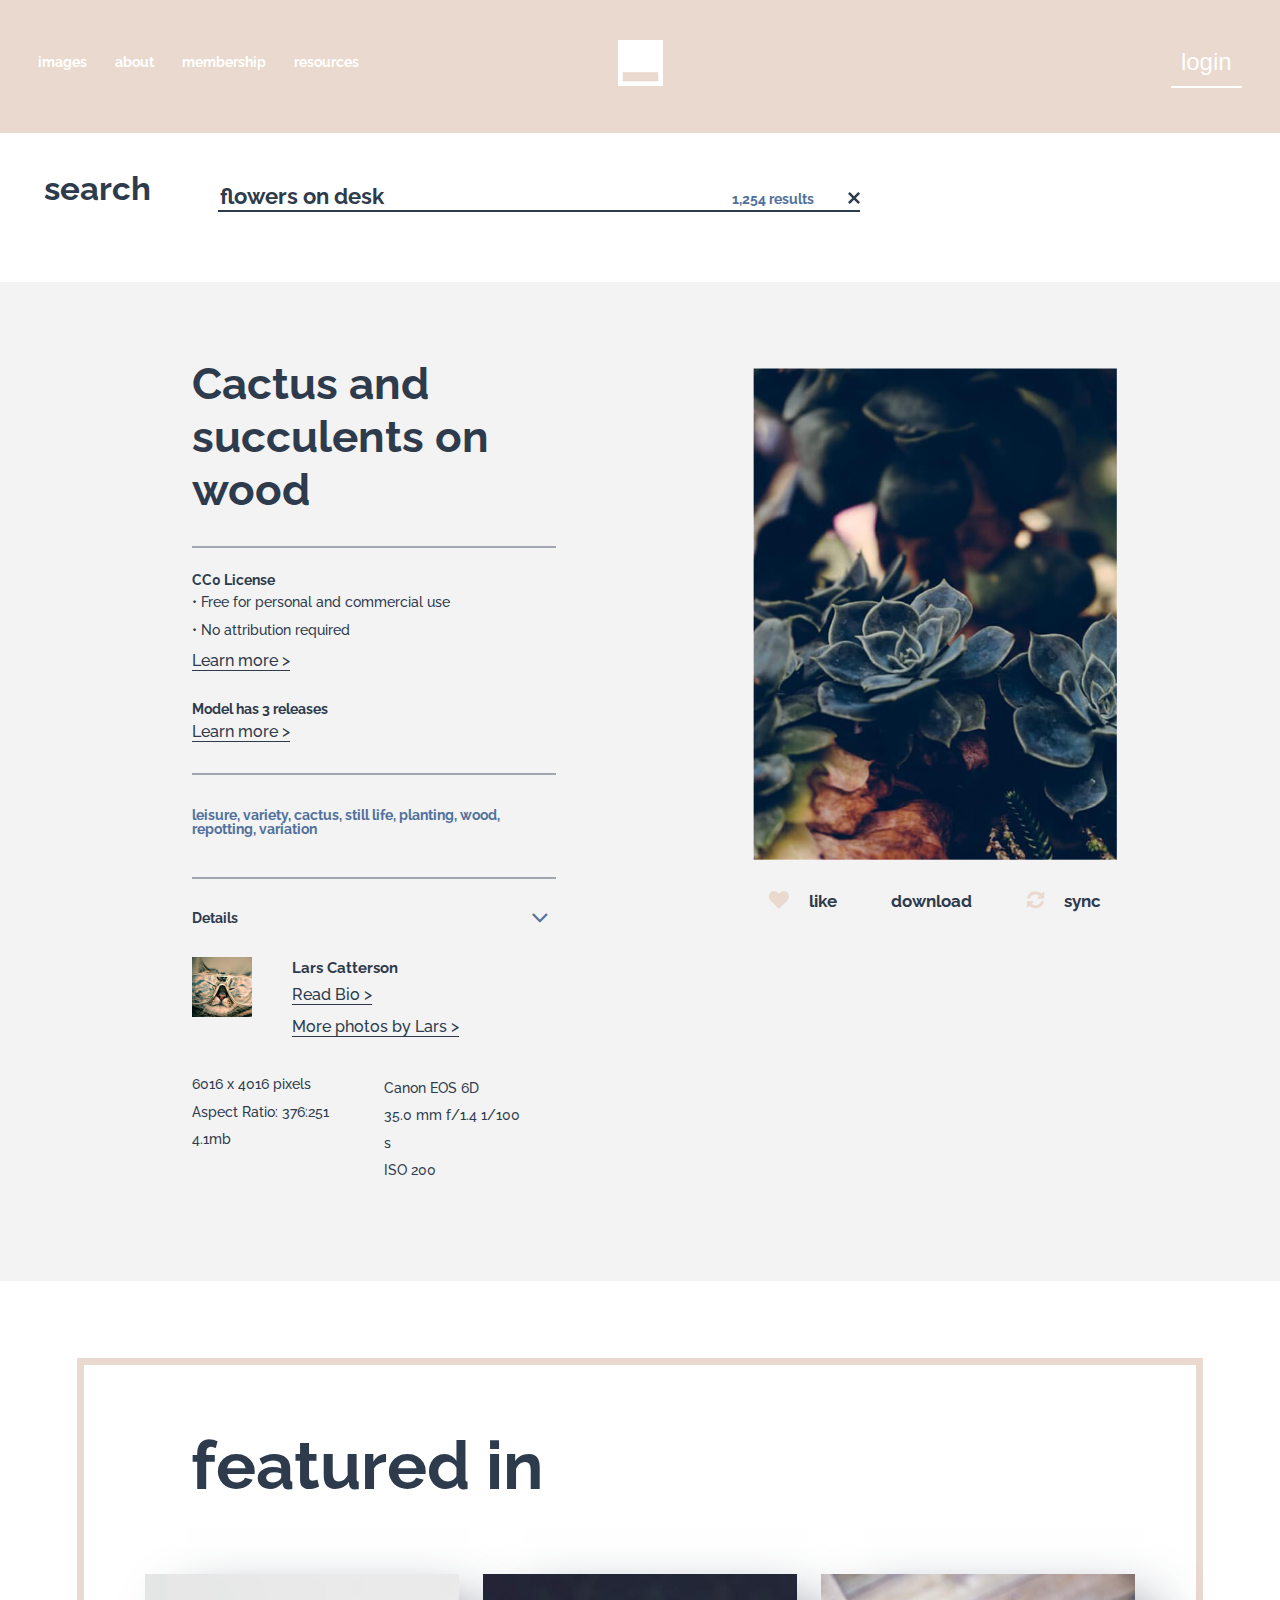
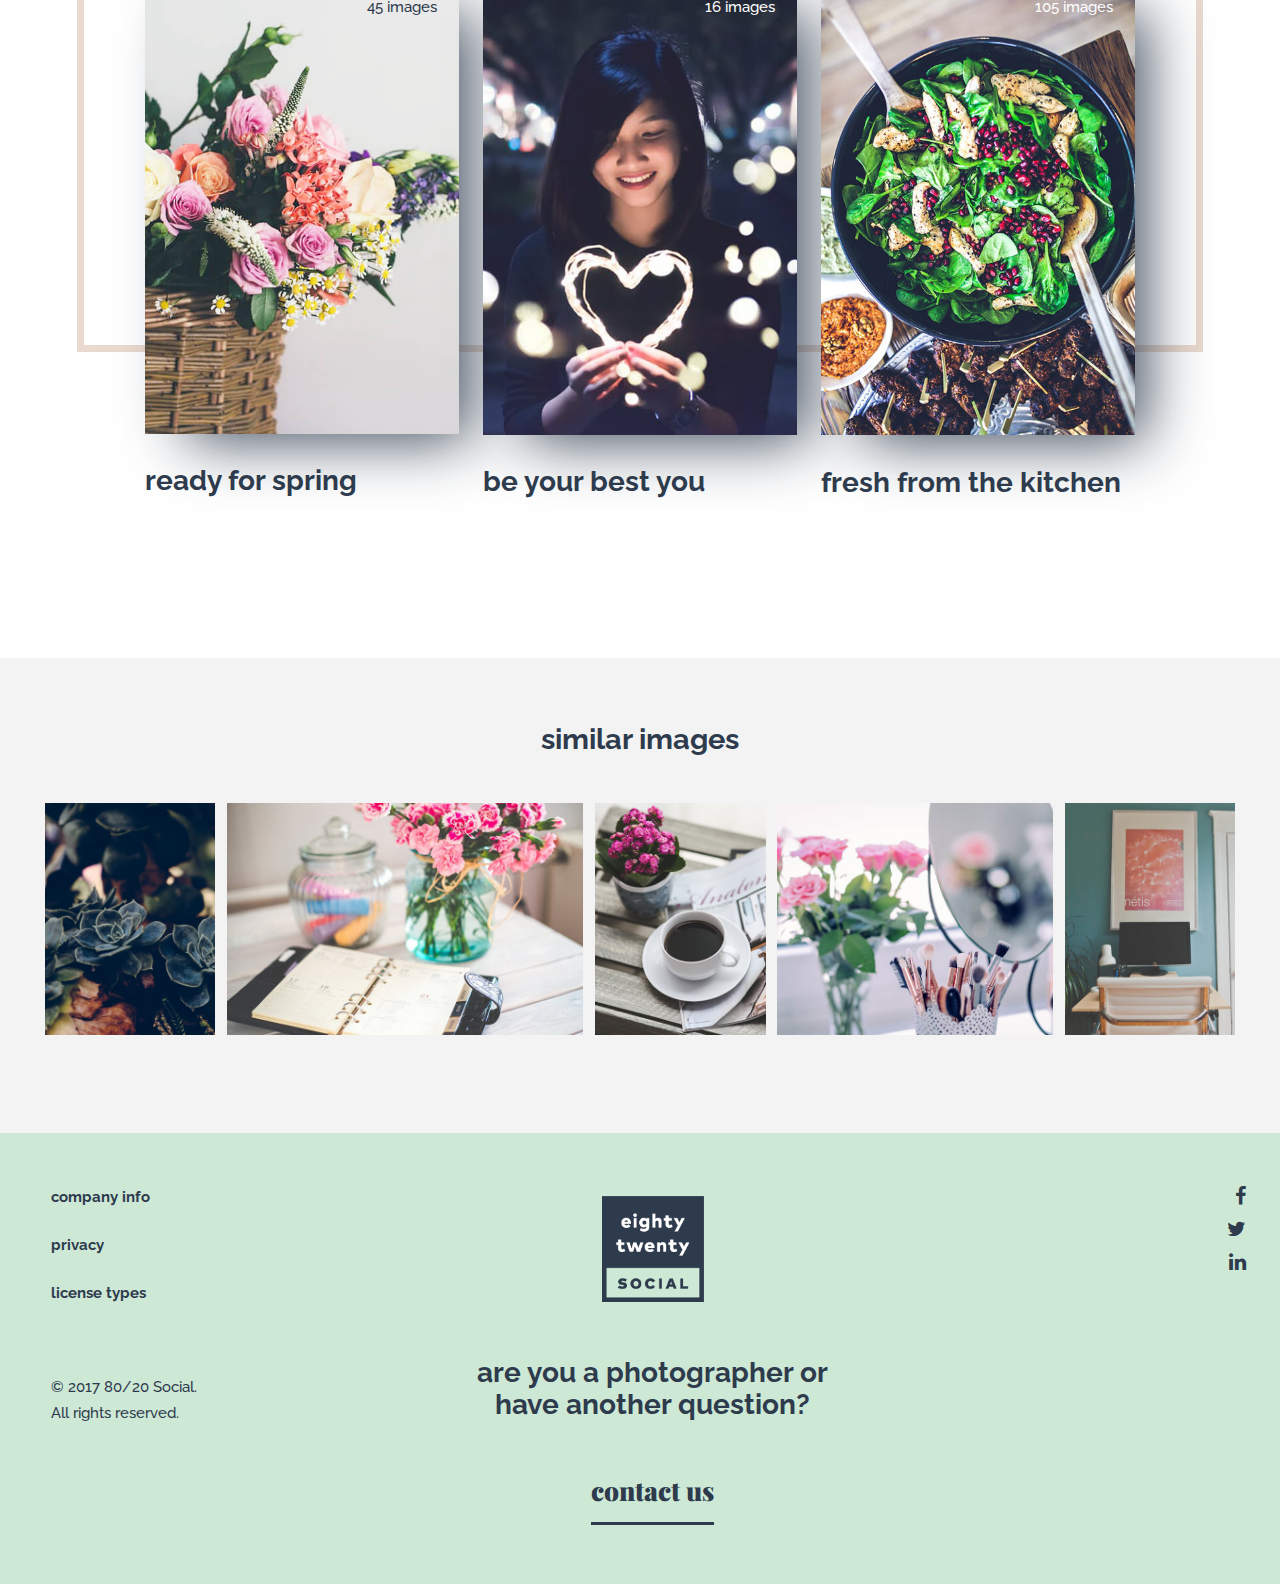
<file: imageDetails.html>
<!DOCTYPE html>
<html lang="en">
<head>
    <meta charset="UTF-8">
    <meta name="viewport" content="width=device-width, initial-scale=1.0, maximum-scale=1.0, user-scalable=0">


    <link href="css/styles.css" rel="stylesheet">
    <link href="https://fonts.googleapis.com/css?family=Raleway:500,700" rel="stylesheet">
    <link href="https://fonts.googleapis.com/css?family=Playfair+Display:900" rel="stylesheet">
    <title>8020 image details</title>

</head>
<body>
<section class="home_nav_section photographer ">
    <div class="menu_logo_login">
        <div class="hamburder">
            <div id="nav-icon1">
                <span></span>
                <span></span>
                <span></span>
            </div>

        </div>

        <nav>
            <ul>
                <li><a href="#">images</a></li>
                <li><a href="#">about</a></li>
                <li><a href="#">membership</a></li>
                <li><a href="#">resources</a></li>
            </ul>
        </nav>
        <div class="logo_home"><img class="logo" src="images/logo_top.png" alt="logo"></div>
        <button type="button" class="login_button">login</button>
    </div>

</section>
<section class="search_category">

    <div class="search_box">
        <form role="email" action="">
            <button class="search_submit" type="submit">search</button>
            <div class="box_input">
                <input class="" placeholder="flowers on desk" onfocus="this.placeholder = ''"
                       onblur="this.placeholder = 'flowers on desk'" autocomplete="off" name="srch2" id="srch2"
                       type="search">
                <span>1,254 results</span>
                <div class="close"></div>
            </div>
        </form>


    </div>
</section>
<section class="user_info">
    <div class="left_side">
        <h2>Cactus and succulents on wood</h2>
        <div class="info_img">
            <p>CC0 License</p>
            <ul>
                <li>• Free for personal and commercial use</li>
                <li>• No attribution required</li>
            </ul>
            <p class="learn_more"><a href="#">Learn more ></a></p>
            <p>Model has 3 releases</p>
            <p><a href="#">Learn more ></a></p>
        </div>


        <p class="description">leisure, variety, cactus, still life, planting, wood, repotting, variation</p>
        <div class="details">
            <p>Details</p>
            <p class="arrow"><i class="fa fa-angle-down" aria-hidden="true"></i></i></p>
        </div>
        <div class="info_user_detail">
            <div class="img_text">
            <div class="img">
                <img src="images/octavio-fossatti-37556.jpg" alt="octavio fossatti">
            </div>
            <div class="text">
            <h4>Lars Catterson</h4>
            <p><a href="#">Read Bio ></a></p>
            <p><a href="#">More photos by Lars ></a></p>
            </div>
            </div>
            <div class="additional_info">
                <div>
                    <p>6016 x 4016 pixels</p>
                    <p>Aspect Ratio: 376:251</p>
                    <p>4.1mb</p>
                </div>
                <div class="right_side">
                    <p>Canon EOS 6D</p>
                    <p>35.0 mm f/1.4 1/100 s</p>
                    <p>ISO 200</p>
                </div>

            </div>
        </div>
    </div>

    <div class="right_side">
        <div class="img_container">
            <img src="images/pexels-photo-114980_large.jpg" alt="flowers">
        </div>
        <ul>
            <li><a href="#"><i class="fa fa-heart" aria-hidden="true"></i>like</a></li>
            <li><a href="#">download</a></li>
            <li><a href="#"><i class="fa fa-refresh" aria-hidden="true"></i>sync</a></li>
        </ul>


    </div>

</section>

<section class="featured_categories imageDetails">
    <div class="text_featured_categories_home">
        <h2>featured in</h2>


    </div>
    <div class="images_featured_categories">
        <div>
            <a href="#">
                <span class="not_white_color">45 images</span>
                <img src="images/pexels-photo-128945.jpg" atl="flowers">
                <p>ready for spring</p>
            </a>
        </div>
        <div>
            <a href="#">
                <span>16 images</span>
                <img src="images/pexels-photo-289701.jpg" atl="girl">
                <p>be your best you</p>
            </a>
        </div>
        <div>
            <a href="#">
                <span>105 images</span>
                <img src="images/food-salad-healthy-lunch.jpg" alt="food salad healthy lunch">
                <p>fresh from the kitchen</p>
            </a>
        </div>
    </div>


</section>
<section class="similar_images">
    <h2>similar images</h2>
    <div class="images_block">
        <div><a hfer="#"><img src="images/pexels-photo-114980.jpg" alt="flowers"></a></div>
        <div class="second_img"><a hfer="#"><img src="images/flowers-desk-office-vintage.jpg" alt="flowers desk office vintage"></a></div>
        <div><a hfer="#"><img src="images/coffee-flower-reading-magazine.jpg" alt="coffee flower reading magazine"></a></div>
        <div><a hfer="#"><img src="images/pexels-photo-318379.jpg" alt="flowers"></a></div>
        <div><a hfer="#"><img src="images/pexels-photo-265097.jpg" alt="picture"></a></div>
    </div>

</section>
<section class="contact_us">
    <div class="all_right">
        <ul class="company_pr">
            <li><a href="#">company info </a></li>
            <li><a href="#">privacy</a></li>
            <li><a href="#">license types</a></li>
        </ul>
        <p>© 2017 80/20 Social.</p>
        <p> All rights reserved. </p>
    </div>
    <div class="logo_contact">

        <a href="#"><img src="images/8020_MainLogo_Color_blue.png" alt="8020 Logo"></a>
        <h3>are you a photographer or have another question?</h3>
        <p class="link_contact"><a href="#">contact us</a></p>
    </div>
    <div>
        <ul class="social_link">
            <li><a href="#"><i class="fa fa-facebook" aria-hidden="true"></i></a></li>
            <li><a href="#"><i class="fa fa-twitter" aria-hidden="true"></i></a></li>
            <li><a href="#"><i class="fa fa-linkedin" aria-hidden="true"></i></a></li>
        </ul>
    </div>

</section>
<script src="js/jquery-3.2.1.min.js"></script>
<script src="js/main.js"></script>
</body>
</html>
</file>
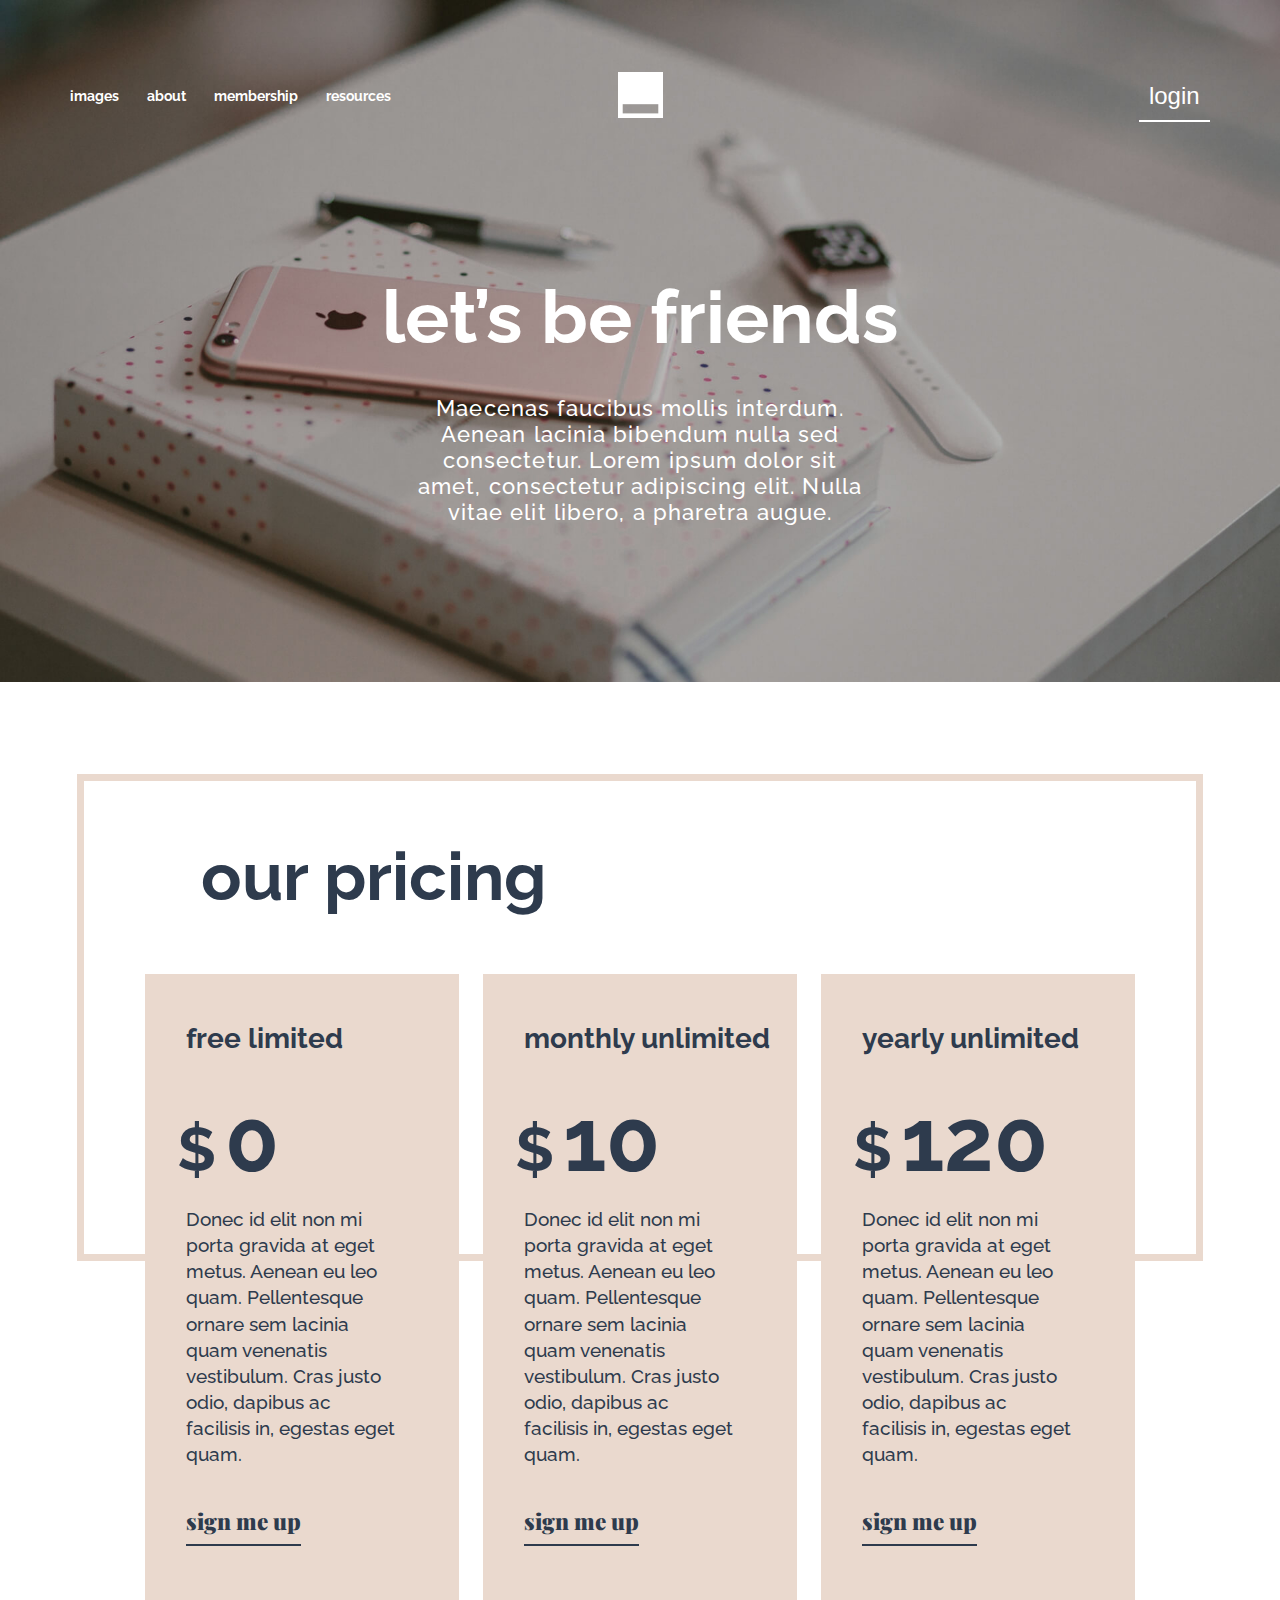
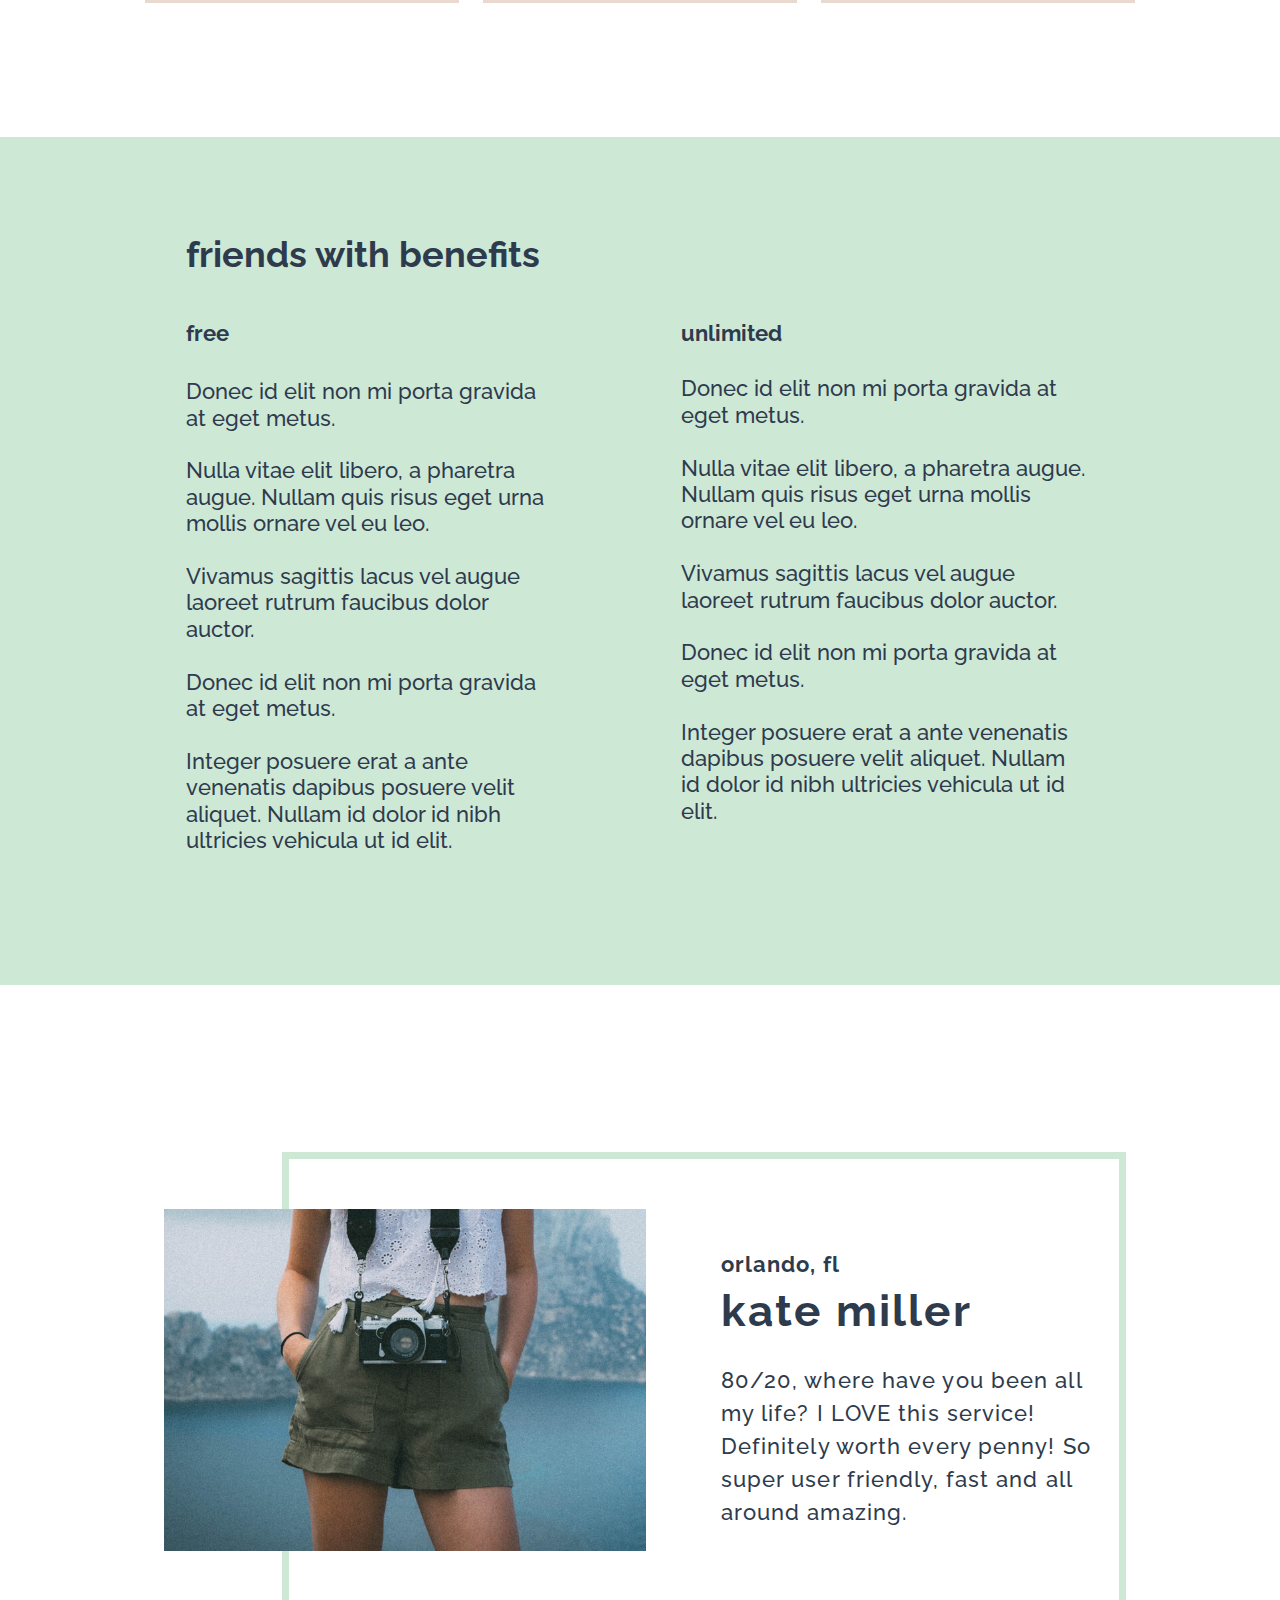
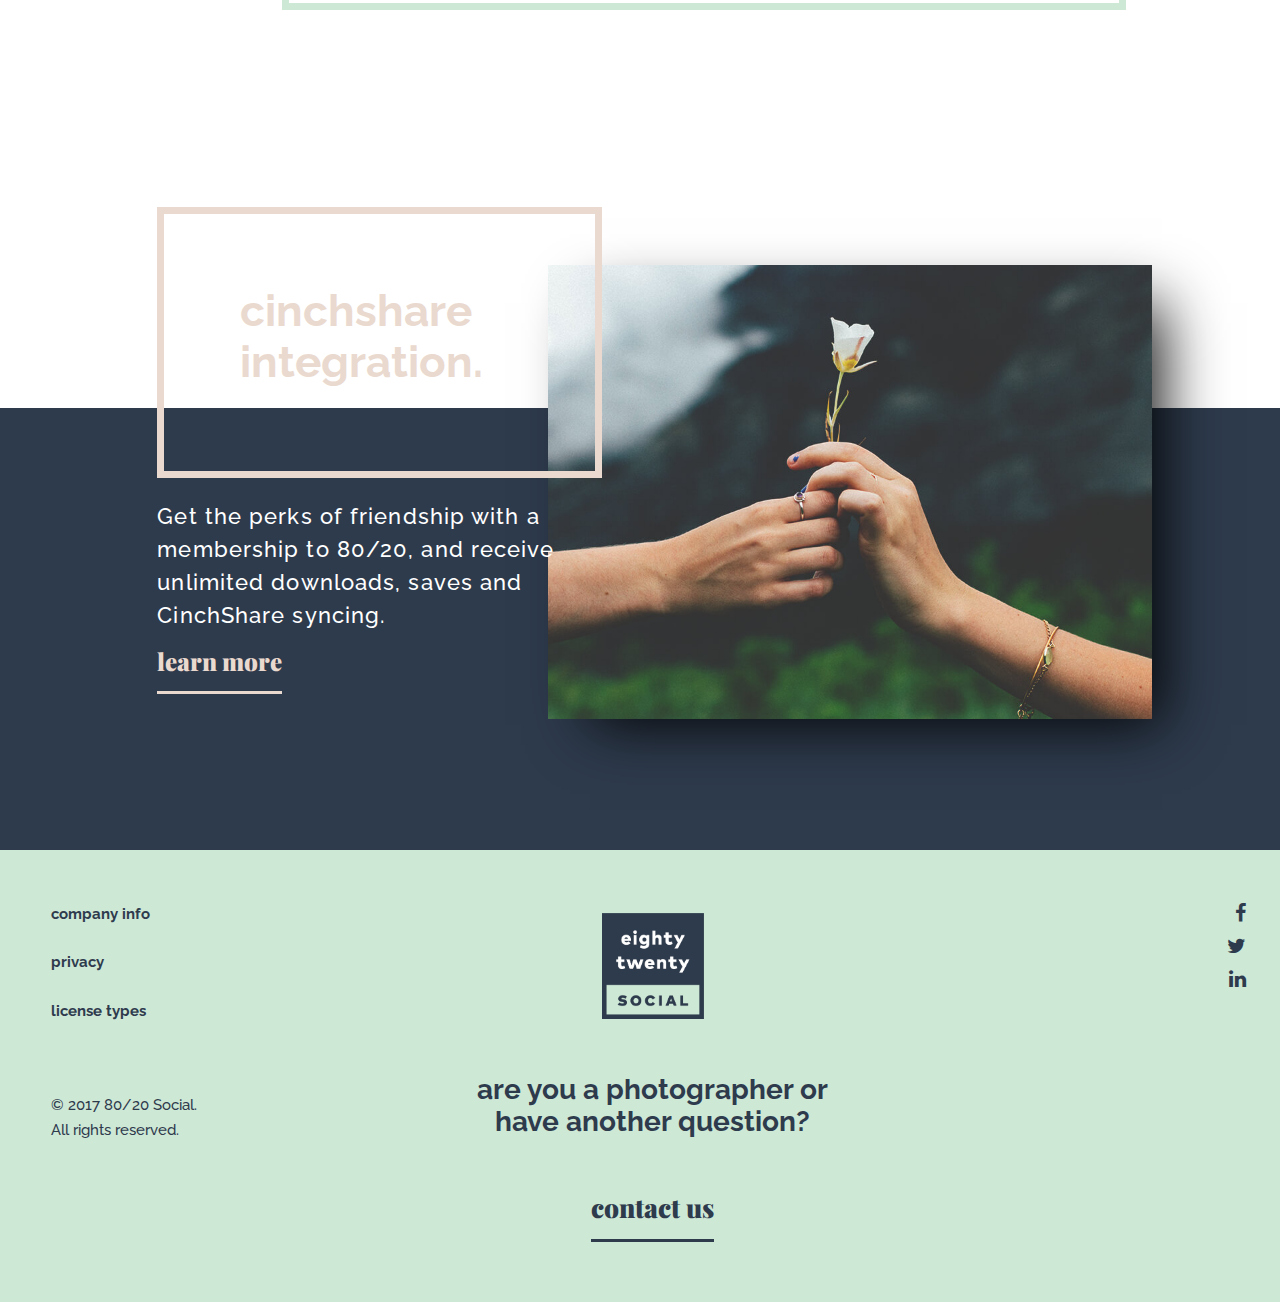
<file: membership.html>
<!DOCTYPE html>
<html lang="en">
<head>
    <meta charset="UTF-8">
    <meta name="viewport" content="width=device-width, initial-scale=1.0, maximum-scale=1.0, user-scalable=0">


    <link href="css/styles.css" rel="stylesheet">
    <link href="https://fonts.googleapis.com/css?family=Raleway:500,700" rel="stylesheet">
    <link href="https://fonts.googleapis.com/css?family=Playfair+Display:900" rel="stylesheet">
    <title>8020_membership</title>

</head>
<body>
<!--MEMBERSHIP6-->
<section class="home_nav_section about">
    <img class="background_home" src="images/a11mxtzuhle-freestocks-org.jpg" alt="phone book">
    <div class="menu_logo_login">
        <div class="hamburder">
            <div id="nav-icon1">
                <span></span>
                <span></span>
                <span></span>
            </div>

        </div>

        <nav>
            <ul>
                <li><a href="#">images</a></li>
                <li><a href="#">about</a></li>
                <li><a href="#">membership</a></li>
                <li><a href="#">resources</a></li>
            </ul>
        </nav>
        <div class="logo_home"><img class="logo" src="images/logo_top.png" alt="logo"></div>
        <button type="button" class="login_button">login</button>
    </div>
    <div class="about_text">
        <h2>let’s be friends</h2>
        <p>Maecenas faucibus mollis interdum. Aenean lacinia bibendum nulla sed consectetur. Lorem ipsum dolor sit amet,
            consectetur adipiscing elit. Nulla vitae elit libero, a pharetra augue.</p>

    </div>
</section>
<section class="featured_categories about membership">
    <div class="text_featured_categories_home">
        <h2>our pricing</h2>

    </div>
    <div class="images_featured_categories">
        <div>
            <h4>free limited</h4>
            <p class="price"><span>$</span>0</p>
            <p class="text">Donec id elit non mi porta gravida at eget metus. Aenean eu leo quam. Pellentesque ornare
                sem lacinia
                quam venenatis vestibulum. Cras justo odio, dapibus ac facilisis in, egestas eget quam.
            </p>
            <p><a href="#">sign me up</a></p>

        </div>
        <div>
            <h4>monthly unlimited</h4>
            <p class="price"><span>$</span>10</p>
            <p class="text">Donec id elit non mi porta gravida at eget metus. Aenean eu leo quam. Pellentesque ornare
                sem lacinia
                quam venenatis vestibulum. Cras justo odio, dapibus ac facilisis in, egestas eget quam.
            </p>
            <p><a href="#">sign me up</a></p>
        </div>
        <div>
            <h4>yearly unlimited</h4>
            <p class="price"><span>$</span>120</p>
            <p class="text">Donec id elit non mi porta gravida at eget metus. Aenean eu leo quam. Pellentesque ornare
                sem lacinia
                quam venenatis vestibulum. Cras justo odio, dapibus ac facilisis in, egestas eget quam.
            </p>
            <p><a href="#">sign me up</a></p>
        </div>
    </div>


</section>
<section class="frequently_asked_questions membership">
    <h2>friends with benefits</h2>
    <div class="left_side">
        <div>
            <h4>free</h4>
            <p>Donec id elit non mi porta gravida at eget metus.<br><br>
                Nulla vitae elit libero, a pharetra augue. Nullam quis risus eget urna mollis ornare vel eu leo.<br><br>
                Vivamus sagittis lacus vel augue laoreet rutrum faucibus dolor auctor.<br><br>
                Donec id elit non mi porta gravida at eget metus.<br><br>
                Integer posuere erat a ante venenatis dapibus posuere velit aliquet. Nullam id dolor id nibh ultricies
                vehicula ut id elit.</p>
        </div>

    </div>
    <div class="right_side">
        <div>
            <h4>unlimited</h4>
            <p>Donec id elit non mi porta gravida at eget metus.<br><br>
                Nulla vitae elit libero, a pharetra augue. Nullam quis risus eget urna mollis ornare vel eu leo.<br><br>
                Vivamus sagittis lacus vel augue laoreet rutrum faucibus dolor auctor.<br><br>
                Donec id elit non mi porta gravida at eget metus.<br><br>
                Integer posuere erat a ante venenatis dapibus posuere velit aliquet. Nullam id dolor id nibh ultricies
                vehicula ut id elit.</p>
        </div>

    </div>


</section>
<section class="bring_visual_value membership">

    <div class="text_visual_value">
        <div class="image_visual_value">
            <img src="images/aoxw5x_bvve-esmee-holdijk.jpg" alt="kate miller">
        </div>

        <div class="right_side">
            <p class="location">orlando, fl</p>
            <p class="name">kate miller</p>
            <p class="description">80/20, where have you been all my life? I LOVE this service! Definitely worth every
                penny! So super user friendly, fast and all around amazing.</p>
        </div>
    </div>

</section>
<section class="white_space_contributor membership">

</section>
<section class="lets_be_friends about contributor membership">


    <div class="left_side_lets_be_friends">
        <h2><span>cinchshare</span> integration.</h2>
        <p>Get the perks of friendship with a membership to 80/20, and receive unlimited downloads, saves and CinchShare
            syncing.</p>
        <span><a href="#">learn more</a></span>
    </div>
    <div class="right_side_lets_be_friends">
        <img src="images/Exposure_hand_flower.jpg" atl="Exposure hand flower">


    </div>
</section>

<section class="contact_us">
    <div class="all_right">
        <ul class="company_pr">
            <li><a href="#">company info </a></li>
            <li><a href="#">privacy</a></li>
            <li><a href="#">license types</a></li>
        </ul>
        <p>© 2017 80/20 Social.</p>
        <p> All rights reserved. </p>
    </div>
    <div class="logo_contact">

        <a href="#"><img src="images/8020_MainLogo_Color_blue.png" alt="8020 Logo"></a>
        <h3>are you a photographer or have another question?</h3>
        <p class="link_contact"><a href="#">contact us</a></p>
    </div>
    <div>
        <ul class="social_link">
            <li><a href="#"><i class="fa fa-facebook" aria-hidden="true"></i></a></li>
            <li><a href="#"><i class="fa fa-twitter" aria-hidden="true"></i></a></li>
            <li><a href="#"><i class="fa fa-linkedin" aria-hidden="true"></i></a></li>
        </ul>
    </div>

</section>
<!--END MEMBERSHIP-->
<script src="js/jquery-3.2.1.min.js"></script>
<script src="js/main.js"></script>

</body>
</html>
</file>
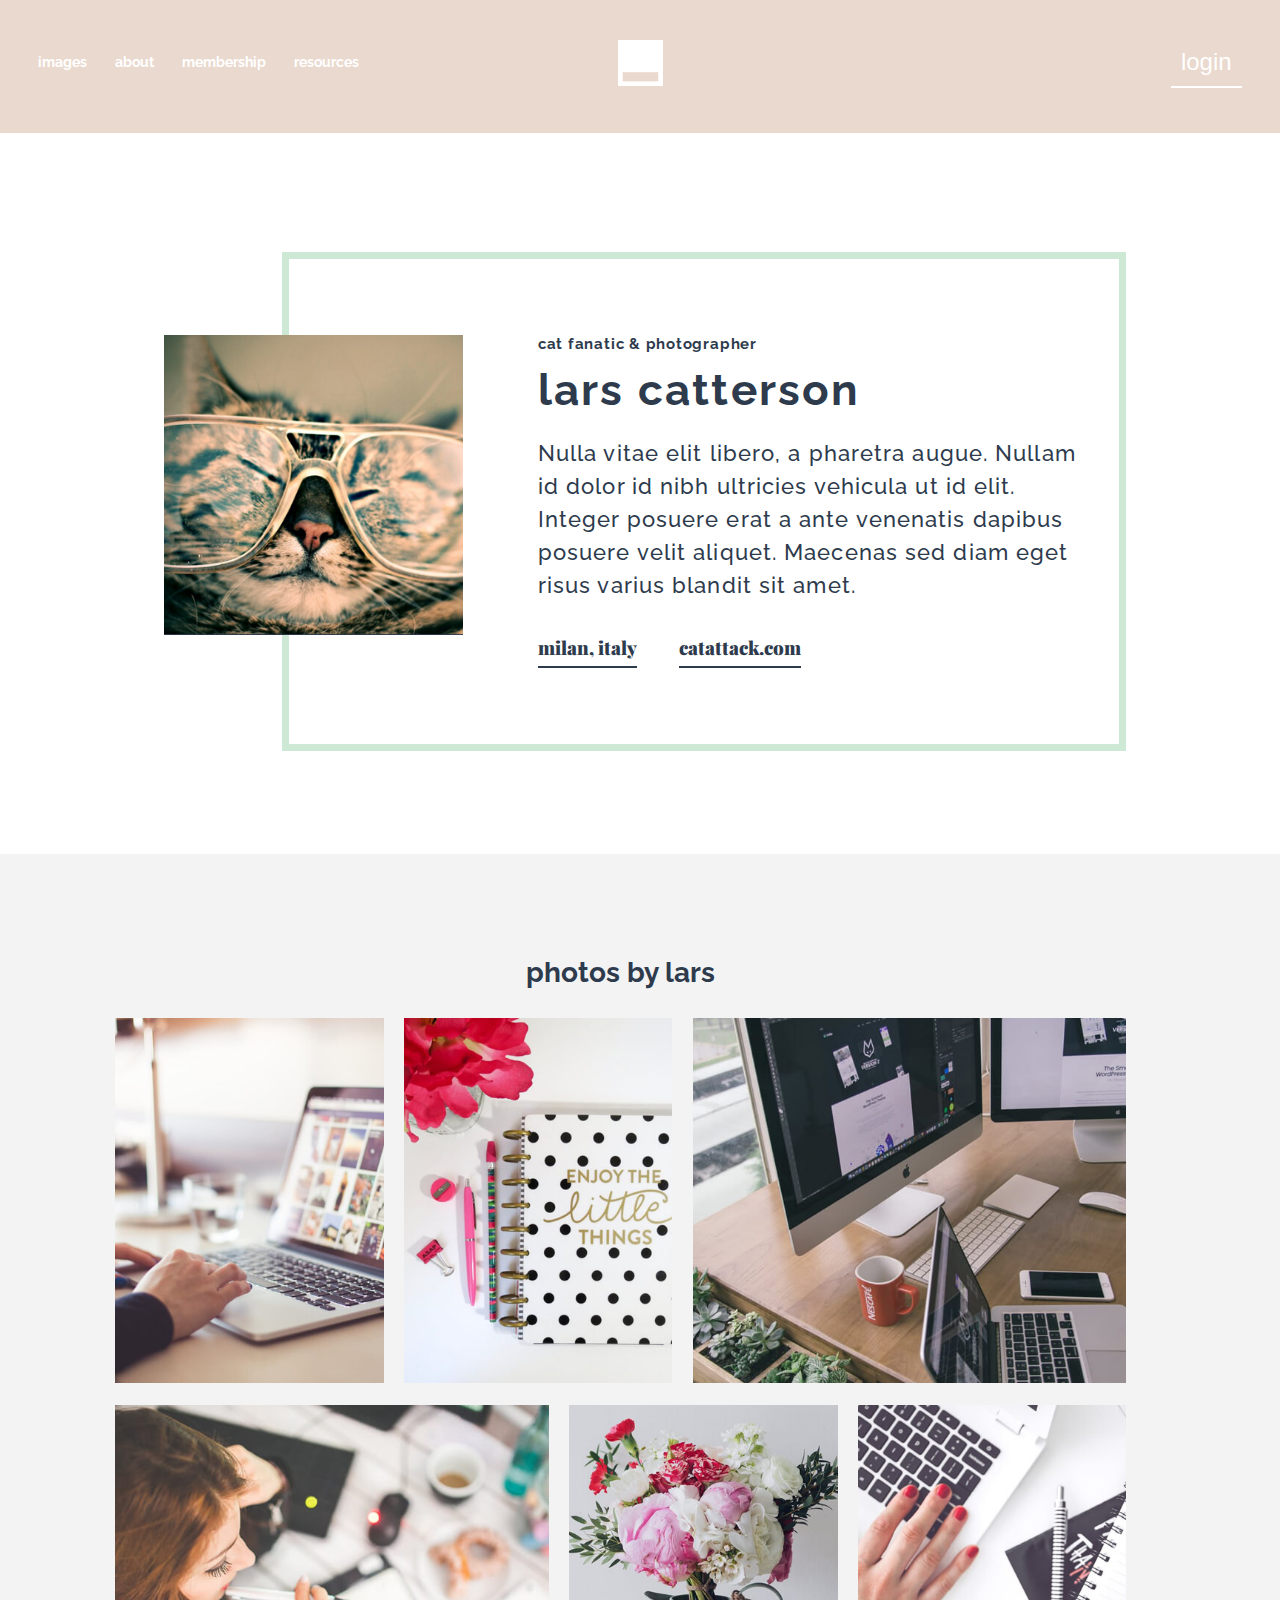
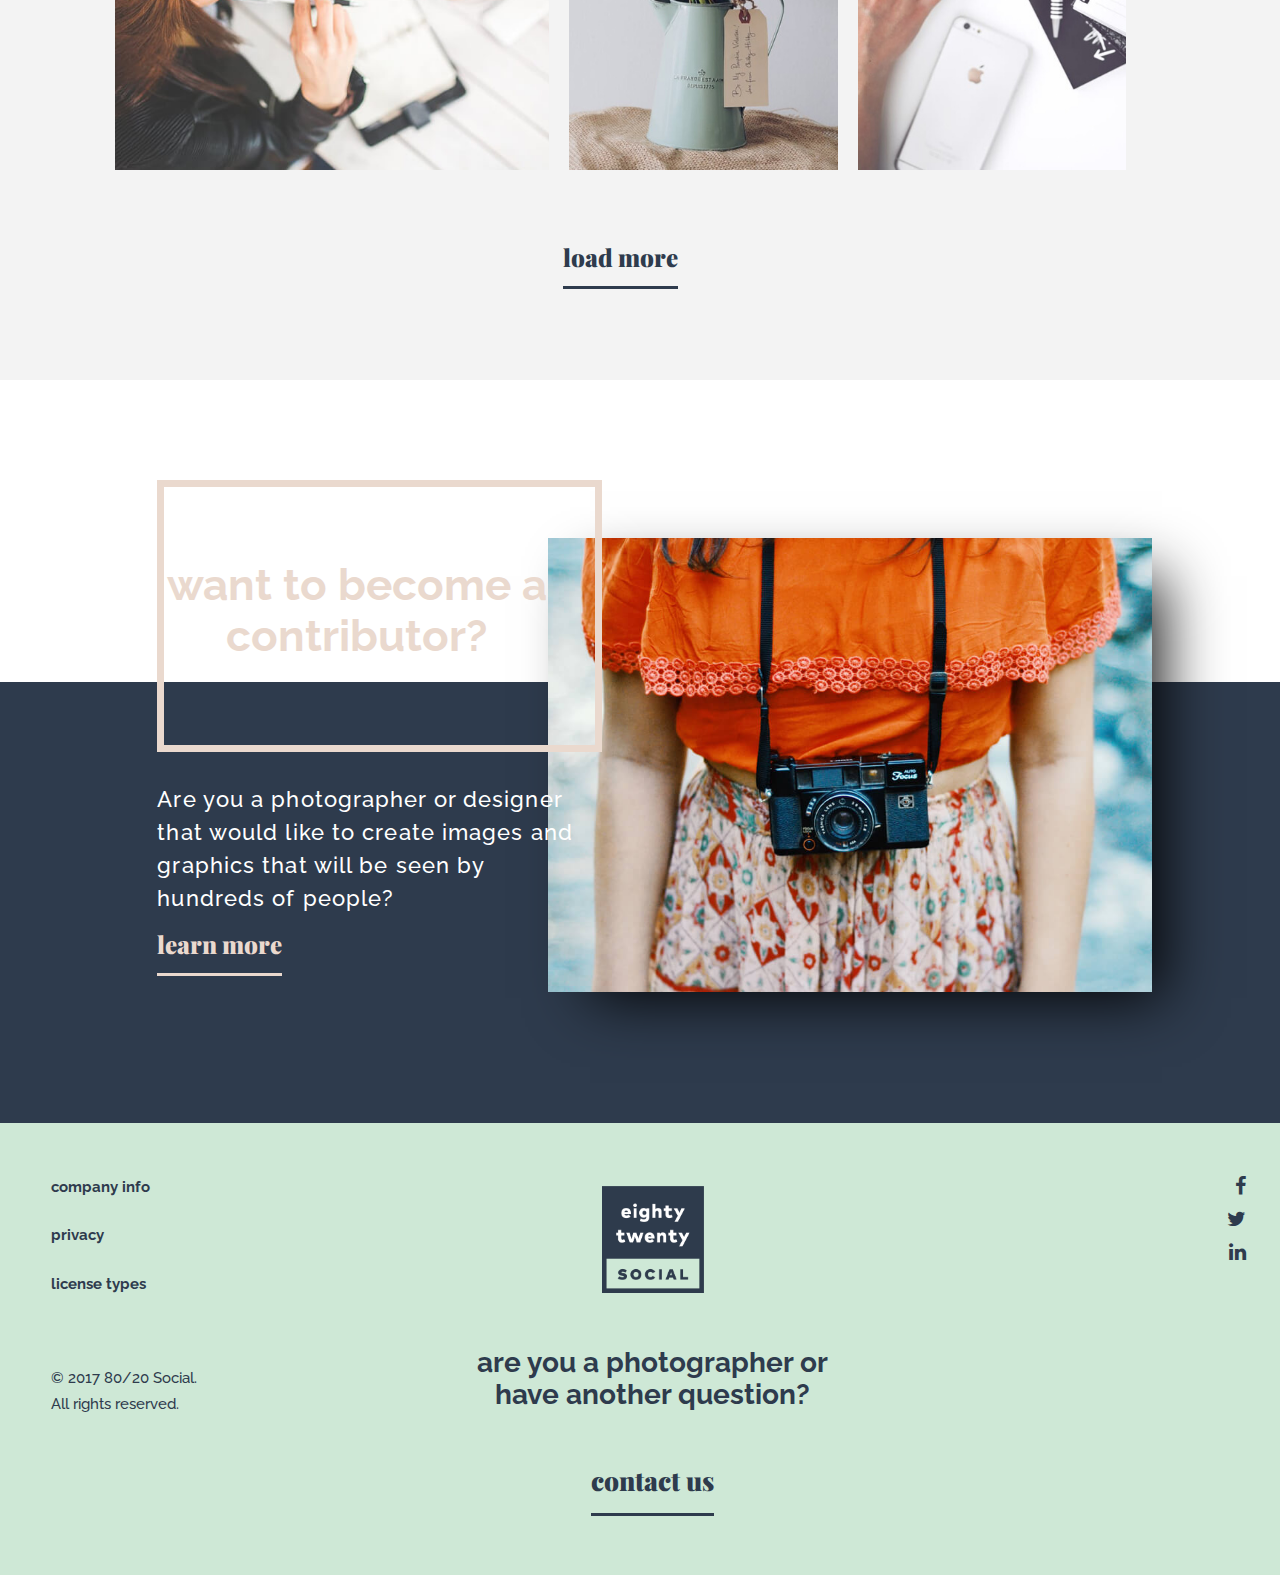
<file: photographer.html>
<!DOCTYPE html>
<html lang="en">
<head>
    <meta charset="UTF-8">
    <meta name="viewport" content="width=device-width, initial-scale=1.0, maximum-scale=1.0, user-scalable=0">


    <link href="css/styles.css" rel="stylesheet">
    <link href="https://fonts.googleapis.com/css?family=Raleway:500,700" rel="stylesheet">
    <link href="https://fonts.googleapis.com/css?family=Playfair+Display:900" rel="stylesheet">
    <title>8020_photographer</title>

</head>
<body>
<!--Photographer4-->
<section class="home_nav_section photographer ">
    <div class="menu_logo_login">
        <div class="hamburder">
            <div id="nav-icon1">
                <span></span>
                <span></span>
                <span></span>
            </div>

        </div>

        <nav>
            <ul>
                <li><a href="#">images</a></li>
                <li><a href="#">about</a></li>
                <li><a href="#">membership</a></li>
                <li><a href="#">resources</a></li>
            </ul>
        </nav>
        <div class="logo_home"><img class="logo" src="images/logo_top.png" alt="logo"></div>
        <button type="button" class="login_button">login</button>
    </div>

</section>
<section class="bring_visual_value membership photographer">

    <div class="text_visual_value">
        <div class="image_visual_value">
            <img src="images/octavio-fossatti-37556.jpg" alt="octavio fossatti">
        </div>

        <div class="right_side">
            <p class="location">cat fanatic & photographer</p>
            <p class="name">lars catterson</p>
            <p class="description">Nulla vitae elit libero, a pharetra augue. Nullam id dolor id nibh ultricies vehicula
                ut id elit. Integer posuere erat a ante venenatis dapibus posuere velit aliquet. Maecenas sed diam eget
                risus varius blandit sit amet.</p>
            <ul>
                <li><a href="#">milan, italy</a></li>
                <li><a href="#">catattack.com</a></li>
            </ul>
        </div>
    </div>

</section>

<section class="featured_images_home photographer">
    <h3>photos by lars</h3>
    <div class="text_featured_images_home">
        <div class="all_img">
            <div class="img_featured_3">
                <img src="images/pexels-photo-196655.jpg" alt="laptop">
            </div>
            <div class="img_featured_3">
                <img src="images/pexels-photo-243221.jpg" alt="bookmark">
            </div>
            <div class="img_featured_1">
                <img src="images/pexels-photo-225502_without_border.jpg" alt="computer">
            </div>
        </div>

        <div class="all_img">
            <div class="img_featured_2">
                <img src="images/woman-hand-desk-office.jpg" alt="woman hand desk office">
            </div>
            <div class="img_featured_3">
                <img src="images/pexels-photo_flowers.jpg" alt="flowers">
            </div>
            <div class="img_featured_4">
                <img src="images/woman-hand-smartphone-desk.jpg" alt="woman hand smartphone desk">
            </div>
        </div>
    </div>
    <p><a href="#">load more</a></p>


</section>
<section class="white_space_contributor photographer ">

</section>
<section class="lets_be_friends about contributor">


    <div class="left_side_lets_be_friends">
        <h2>want to become a contributor?</h2>
        <p>Are you a photographer or designer that would like to create images and graphics that will be seen by
            hundreds of people?</p>
        <span><a href="#">learn more</a></span>
    </div>
    <div class="right_side_lets_be_friends">
        <img src="images/camila-cordeiro-114284.jpg" atl="camila cordeiro">


    </div>
</section>

<section class="contact_us">
    <div class="all_right">
        <ul class="company_pr">
            <li><a href="#">company info </a></li>
            <li><a href="#">privacy</a></li>
            <li><a href="#">license types</a></li>
        </ul>
        <p>© 2017 80/20 Social.</p>
        <p> All rights reserved. </p>
    </div>
    <div class="logo_contact">

        <a href="#"><img src="images/8020_MainLogo_Color_blue.png" alt="8020 Logo"></a>
        <h3>are you a photographer or have another question?</h3>
        <p class="link_contact"><a href="#">contact us</a></p>
    </div>
    <div>
        <ul class="social_link">
            <li><a href="#"><i class="fa fa-facebook" aria-hidden="true"></i></a></li>
            <li><a href="#"><i class="fa fa-twitter" aria-hidden="true"></i></a></li>
            <li><a href="#"><i class="fa fa-linkedin" aria-hidden="true"></i></a></li>
        </ul>
    </div>

</section>
<!--end Photographer4-->
<script src="js/jquery-3.2.1.min.js"></script>
<script src="js/main.js"></script>
</body>
</html>
</file>
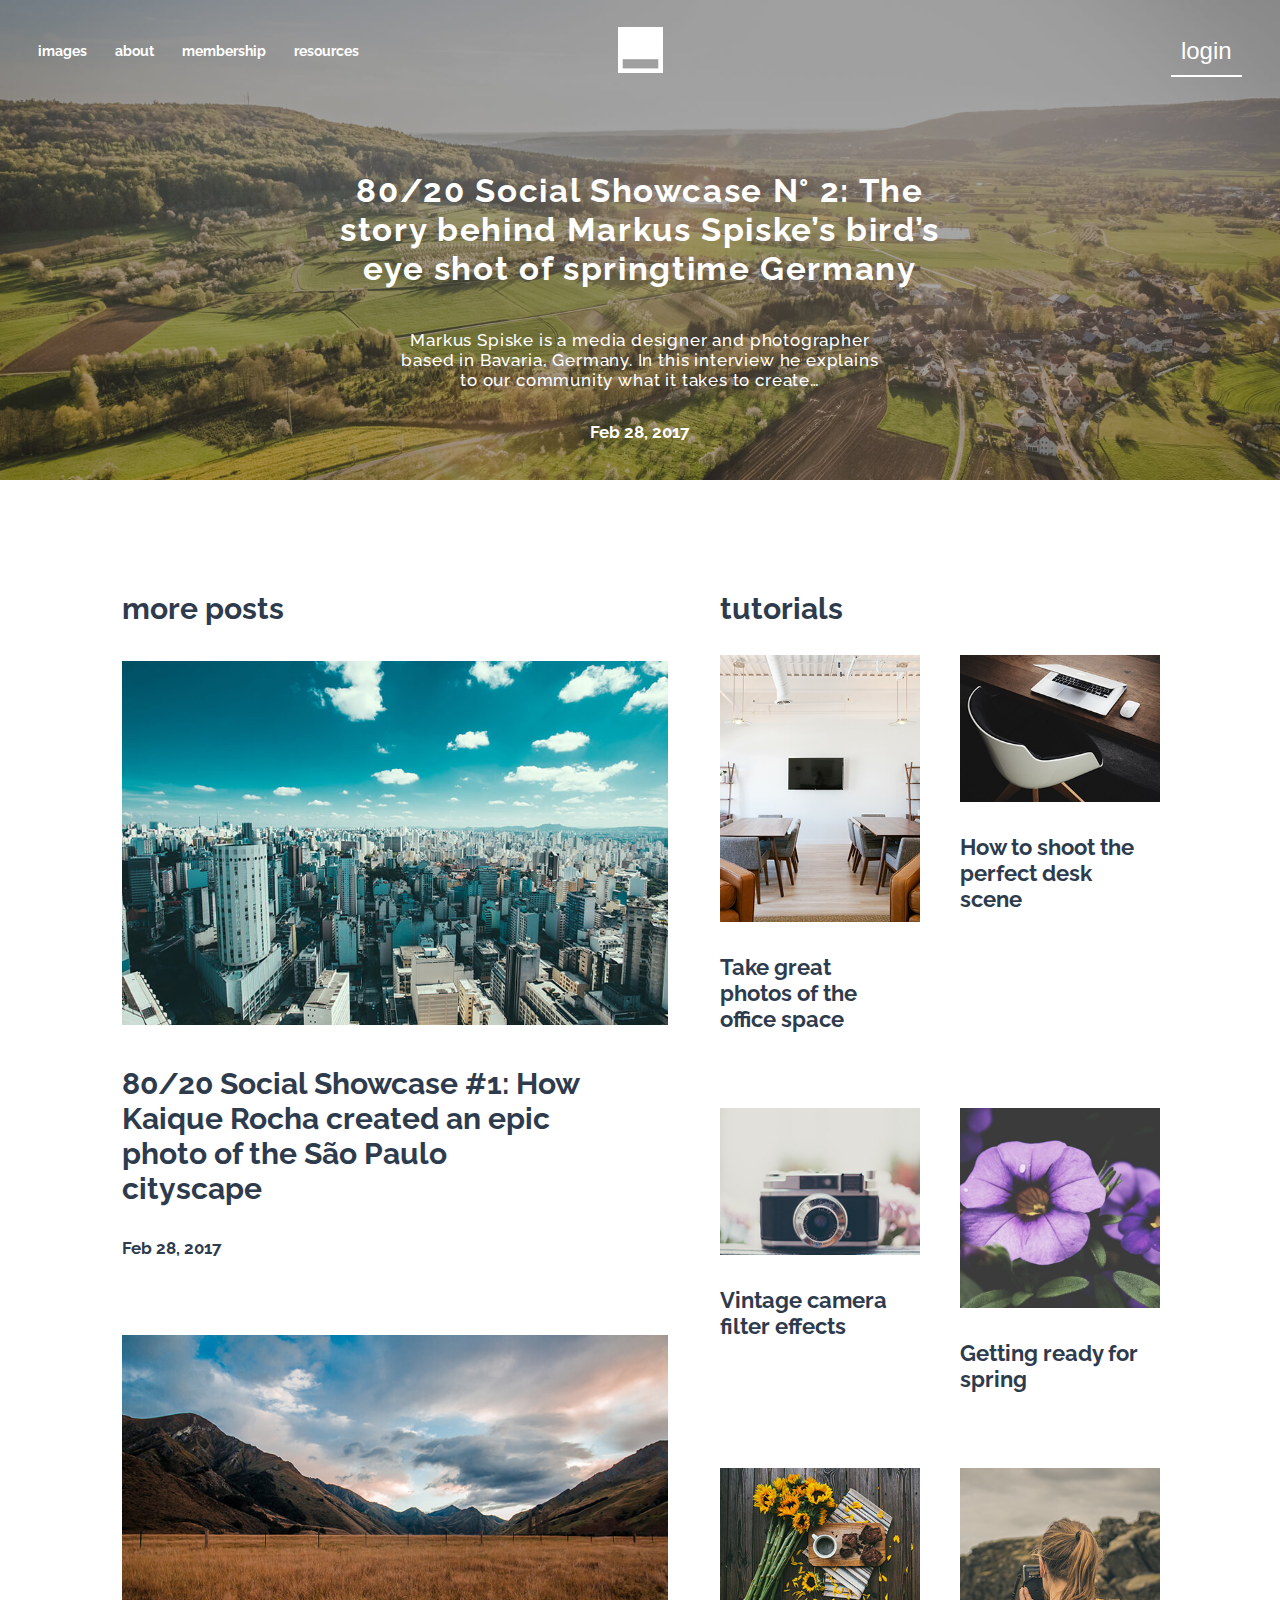
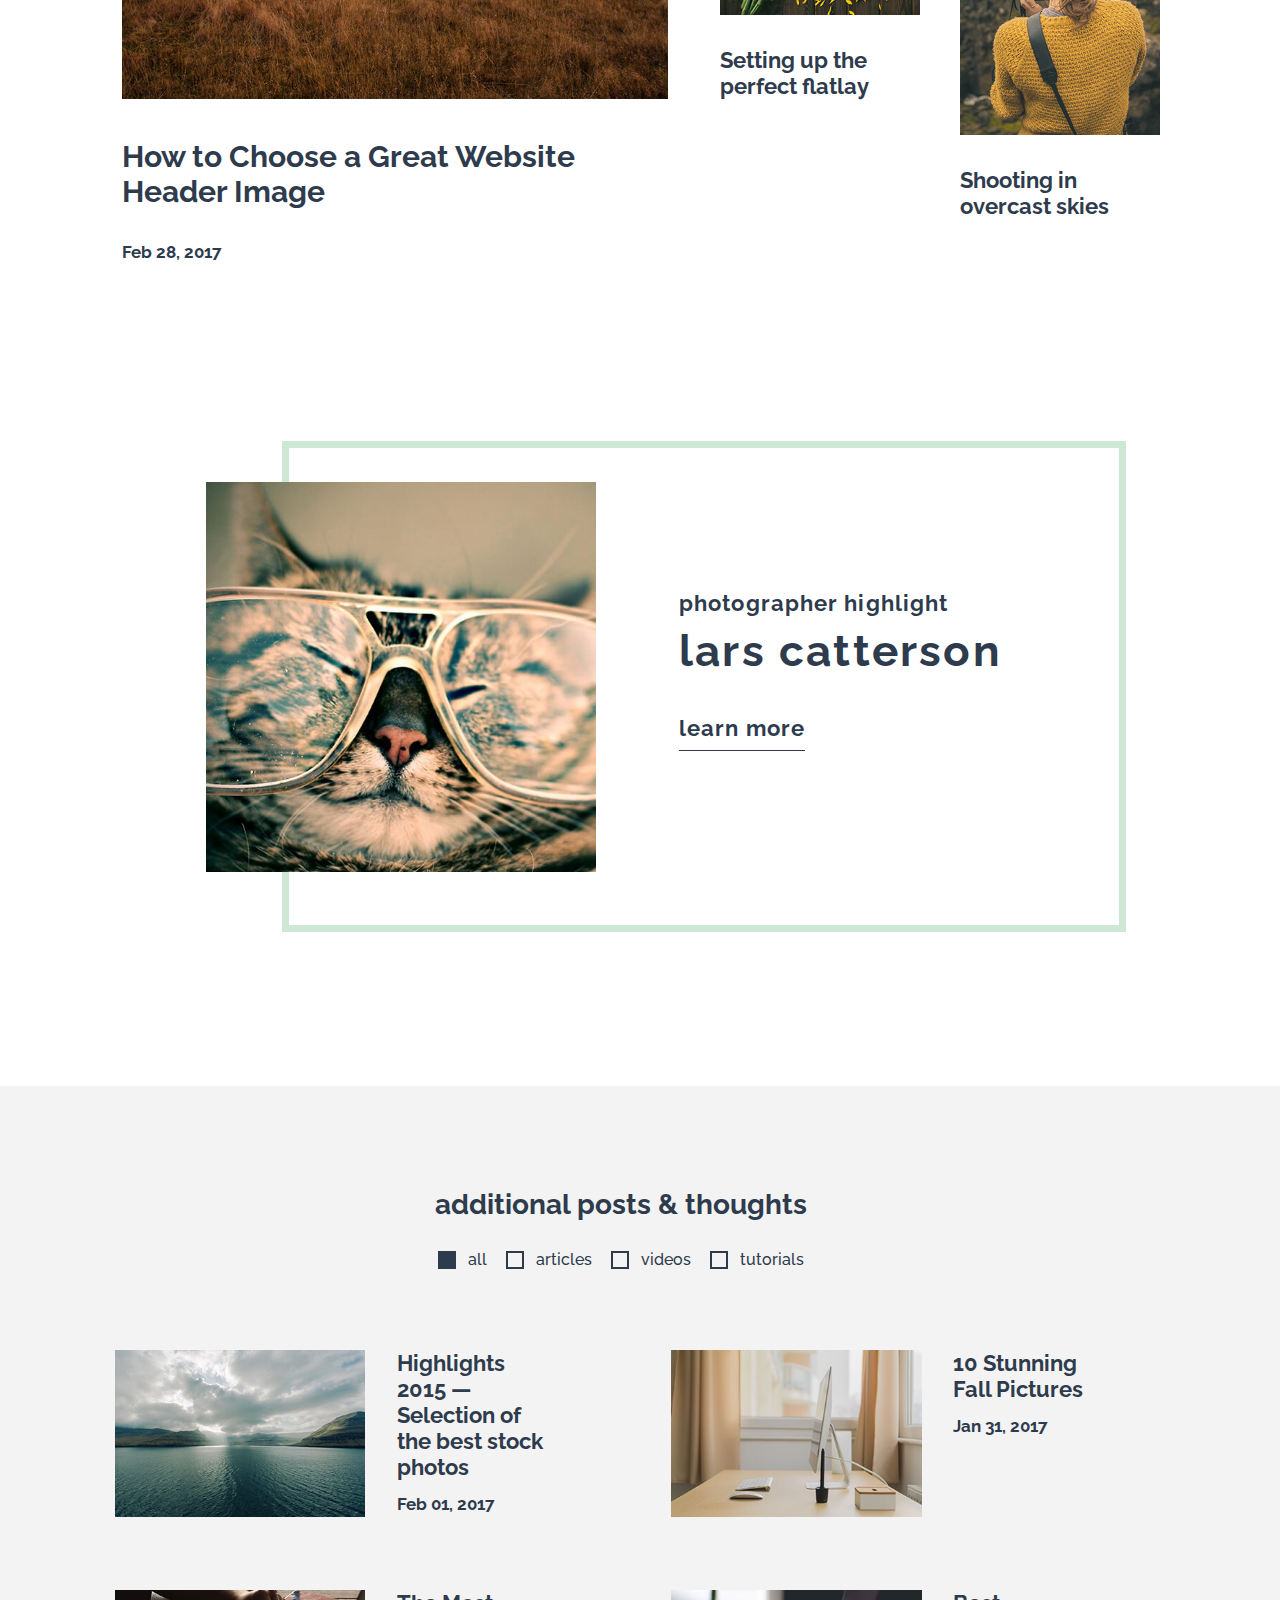
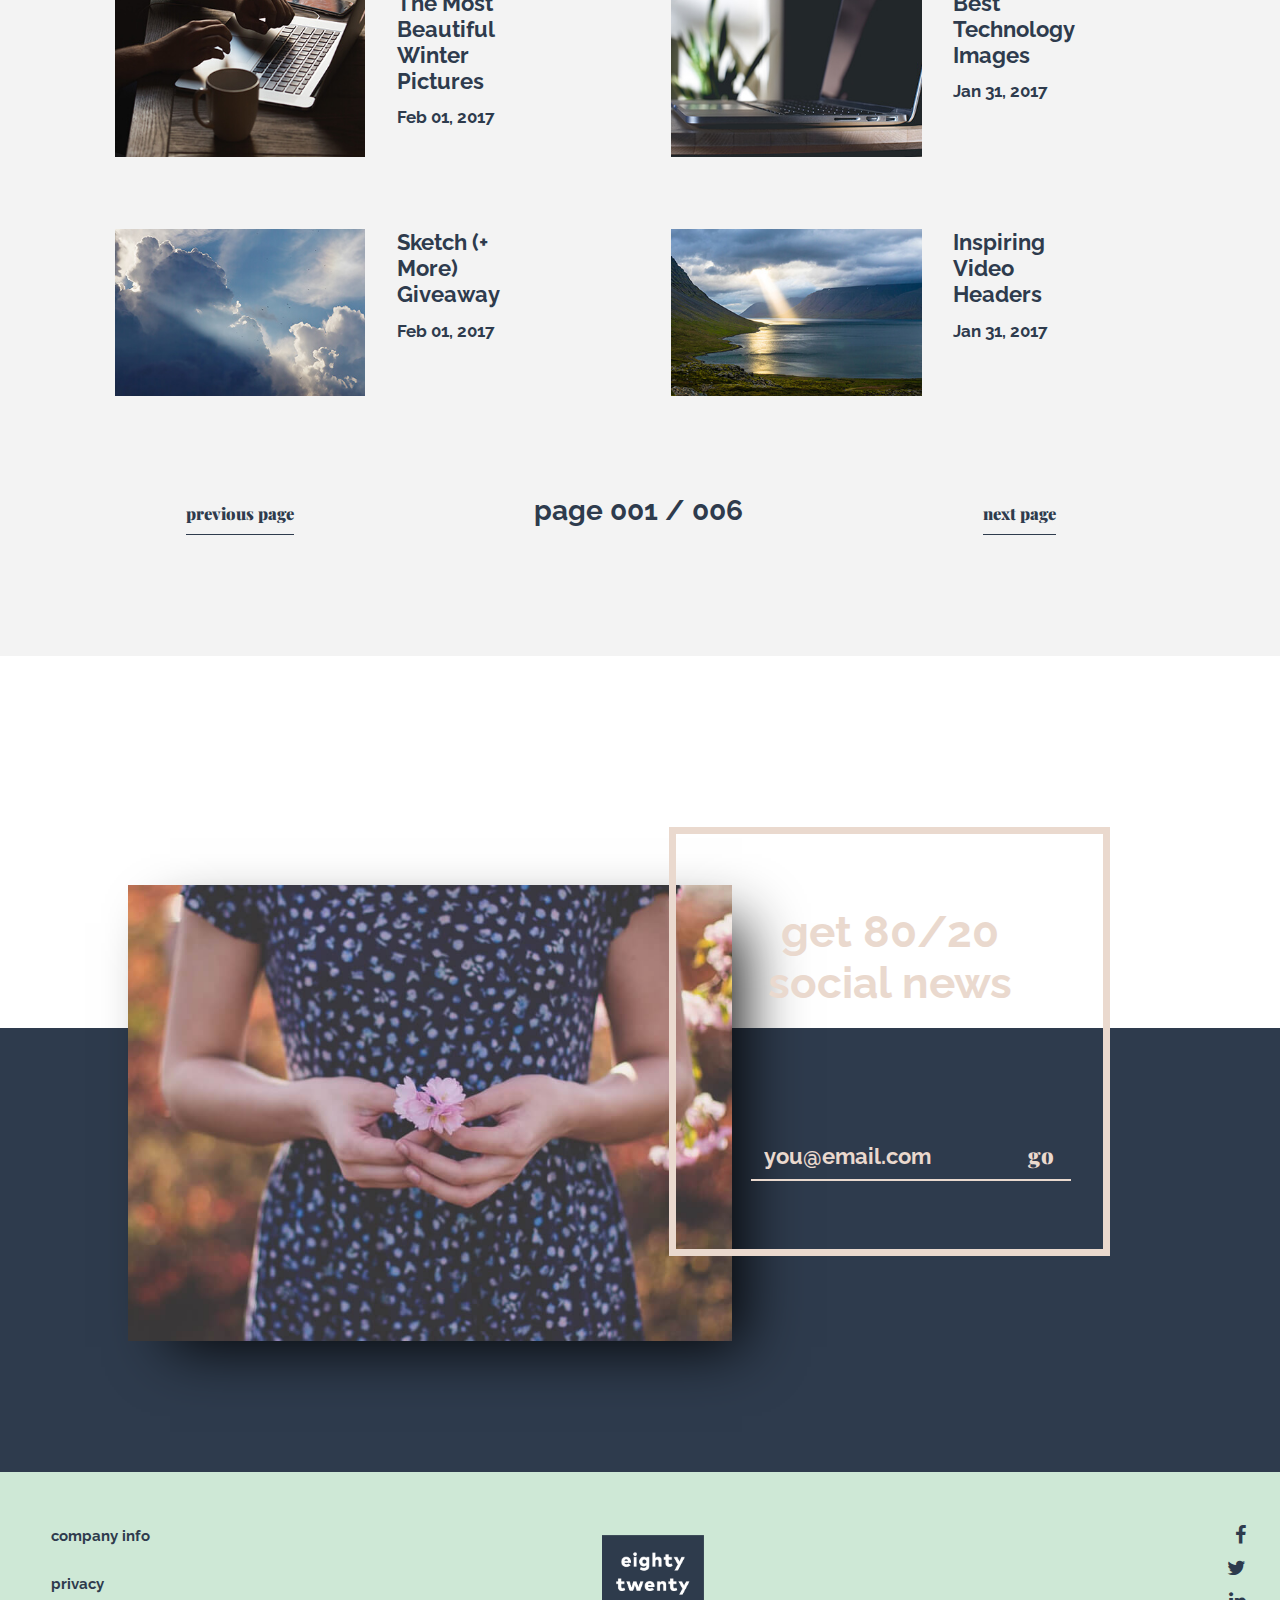
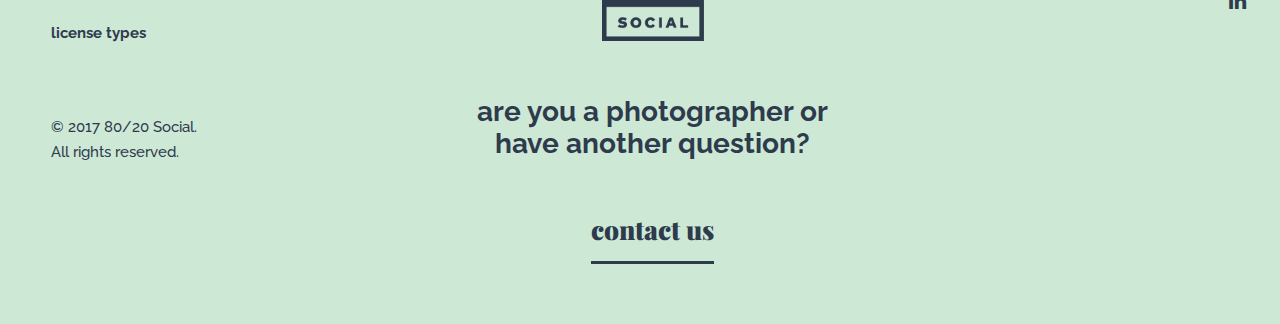
<file: resourses.html>
<!DOCTYPE html>
<html lang="en">
<head>
    <meta charset="UTF-8">
    <meta name="viewport" content="width=device-width, initial-scale=1.0, maximum-scale=1.0, user-scalable=0">


    <link href="css/styles.css" rel="stylesheet">
    <link href="https://fonts.googleapis.com/css?family=Raleway:500,700" rel="stylesheet">
    <link href="https://fonts.googleapis.com/css?family=Playfair+Display:900" rel="stylesheet">
    <title>8020</title>

</head>
<body>
<!--RESOURSES-->
<section class="home_nav_section about article resourses">
    <img class="background_home" src="images/pexels-photo-92657.jpg" alt="nature">
    <div class="menu_logo_login">
        <div class="hamburder">
            <div id="nav-icon1">
                <span></span>
                <span></span>
                <span></span>
            </div>

        </div>

        <nav>
            <ul>
                <li><a href="#">images</a></li>
                <li><a href="#">about</a></li>
                <li><a href="#">membership</a></li>
                <li><a href="#">resources</a></li>
            </ul>
        </nav>
        <div class="logo_home"><img class="logo" src="images/logo_top.png" alt="logo"></div>
        <button type="button" class="login_button">login</button>
    </div>
    <div class="about_text">
        <h2>80/20 Social Showcase N° 2: The story behind Markus Spiske’s bird’s eye shot of springtime Germany</h2>
        <p>Markus Spiske is a media designer and photographer based in Bavaria, Germany. In this interview he explains
            to our community what it takes to create…</p>
        <span>Feb 28, 2017</span>

    </div>
</section>
<section class="article_note resourses">
    <div class="left_side">
        <h4>more posts</h4>
        <div>
            <a href="#">
                <img src="images/pexels-photo-97906.jpg" alt="city">
                <p class="title">80/20 Social Showcase #1: How Kaique Rocha created an epic photo of the São Paulo
                    cityscape</p>
                <p class="date">Feb 28, 2017</p>
            </a>
        </div>
        <div>
            <a href="#">
                <img src="images/jean-pierre-brungs-103087.jpg" alt="jean pierre brungs">
                <p class="title">How to Choose a Great Website Header Image</p>
                <p class="date">Feb 28, 2017</p>
            </a>
        </div>
    </div>
    <div class="right_side">
        <h4>tutorials</h4>
        <div class="all_img">
            <div>
                <a href="#">
                    <img src="images/breather-187925.jpg" alt="office space">
                    <p>Take great photos of the office space</p>
                </a>
            </div>
            <div>
                <a href="#">
                    <img src="images/luca-bravo-207676.jpg" alt="desk scene">
                    <p>How to shoot the perfect desk scene</p>
                </a>
            </div>
            <div>
                <a href="#">
                    <img src="images/yzzkuw3tn_g-anthony-delanoix.jpg" alt="Vintage camera">
                    <p>Vintage camera filter effects</p>
                </a>
            </div>
            <div>
                <a href="#">
                    <img src="images/flowers-purple-plant-spring.jpg" alt="flowers purple plant spring">
                    <p>Getting ready for spring</p>
                </a>
            </div>
            <div>
                <a href="#">
                    <img src="images/ydepfopaswc-alisa-anton.jpg" alt="perfect flatlay">
                    <p>Setting up the perfect flatlay</p>
                </a>
            </div>
            <div>
                <a href="#">
                    <img src="images/q3xynf92ski-guus-baggermans.jpg" alt="girl">
                    <p>Shooting in overcast skies</p>
                </a>
            </div>
        </div>

    </div>

</section>
<section class="bring_visual_value membership resourses">

    <div class="text_visual_value">
        <div class="image_visual_value">
            <img src="images/octavio-fossatti-37556_resourses.jpg" alt="octavio fossatti">
        </div>

        <div class="right_side">
            <p class="location">photographer highlight</p>
            <p class="name">lars catterson</p>
            <p class="learn_more"><a href="#">learn more</a></p>
        </div>
    </div>

</section>
<section class="featured_images_home photographer">
    <h3>additional posts & thoughts</h3>
    <div class="radio_post">
    <span>
        <input type="radio" id="all" checked="checked" name="additional posts"/>
        <label for="all">all</label>
    </span>
        <span>
        <input type="radio" id="articles" name="additional posts"/>
        <label for="articles">articles</label>
    </span>
        <span>
        <input type="radio" id="videos" name="additional posts"/>
        <label for="videos">videos</label>
    </span>
        <span>
        <input type="radio" id="tutorials" name="additional posts"/>
        <label for="tutorials">tutorials</label>
    </span>
    </div>
    <div class="post">
        <div class="block_img_text">
            <a href="#">

                <div><img src="images/mike-kosiakov-188478.jpg" alt="lake"></div>
                <div class="description">
                    <p>Highlights 2015 — Selection of the best stock photos</p>
                    <span>Feb 01, 2017</span>
                </div>
            </a>
        </div>
        <div class="block_img_text">
            <a href="#">
                <div><img src="images/norbert-levajsics-184254.jpg" alt="home computer"></div>
                <div class="description">
                    <p>10 Stunning Fall Pictures</p>
                    <span>Jan 31, 2017</span>
                </div>
            </a>
        </div>
        <div class="block_img_text">
            <a href="#">
                <div><img src="images/parker-byrd-139348.jpg" alt="men cup laptop"></div>
                <div class="description">
                    <p>The Most Beautiful Winter Pictures</p>
                    <span>Feb 01, 2017</span>
                </div>
            </a>
        </div>
        <div class="block_img_text">
            <a href="#">
                <div><img src="images/mark-solarski-209233.jpg" alt="laptop"></div>
                <div class="description">
                    <p>Best Technology Images</p>
                    <span>Jan 31, 2017</span>
                </div>
            </a>
        </div>
        <div class="block_img_text">
            <a href="#">
                <div><img src="images/todd-quackenbush-27527.jpg" alt="sky"></div>
                <div class="description">
                    <p>Sketch (+ More) Giveaway</p>
                    <span>Feb 01, 2017</span>
                </div>
            </a>
        </div>
        <div class="block_img_text">
            <a href="#">
                <div><img src="images/h3gijctw__w-davide-cantelli.jpg" alt="nature"></div>
                <div class="description">
                    <p>Inspiring Video Headers</p>
                    <span>Jan 31, 2017</span>
                </div>
            </a>
        </div>
    </div>

    <div class="next_page">
        <p><a href="#">previous page</a></p>
        <span>page 001 / 006</span>
        <p><a href="#">next page</a></p>
    </div>


</section>
<section class="white_space_contributor photographer resourses ">

</section>
<section class="lets_be_friends about contributor membership resourses">


    <div class="left_side_lets_be_friends">
        <div class="border">
            <h2><span>get 80/20</span> social news</h2>
            <div class="email_box">
                <form>
                    <input type="email" name="email" id="email" placeholder="you@email.com"
                           onfocus="this.placeholder = ''" onblur="this.placeholder = 'you@email.com'"
                           autocomplete="off" >
                    <input type="submit" value="go">

                </form>
            </div>
        </div>
    </div>
    <div class="right_side_lets_be_friends">
        <img src="images/Exposure_girl_dress.jpg" atl="Exposure girl dress">


    </div>
</section>
<section class="contact_us">
    <div class="all_right">
        <ul class="company_pr">
            <li><a href="#">company info </a></li>
            <li><a href="#">privacy</a></li>
            <li><a href="#">license types</a></li>
        </ul>
        <p>© 2017 80/20 Social.</p>
        <p> All rights reserved. </p>
    </div>
    <div class="logo_contact">

        <a href="#"><img src="images/8020_MainLogo_Color_blue.png" alt="8020 Logo"></a>
        <h3>are you a photographer or have another question?</h3>
        <p class="link_contact"><a href="#">contact us</a></p>
    </div>
    <div>
        <ul class="social_link">
            <li><a href="#"><i class="fa fa-facebook" aria-hidden="true"></i></a></li>
            <li><a href="#"><i class="fa fa-twitter" aria-hidden="true"></i></a></li>
            <li><a href="#"><i class="fa fa-linkedin" aria-hidden="true"></i></a></li>
        </ul>
    </div>

</section>
<script src="js/jquery-3.2.1.min.js"></script>
<script src="js/main.js"></script>
</body>
</html>
</file>
<file: css/styles.css>
html, body, div, span, applet, object, iframe,
h1, h2, h3, h4, h5, h6, p, blockquote, pre,
a, abbr, acronym, address, big, cite, code,
del, dfn, em, img, ins, kbd, q, s, samp,
small, strike, strong, sub, sup, tt, var,
b, u, i, center,
dl, dt, dd, ol, ul, li,
fieldset, form, label, legend,
table, caption, tbody, tfoot, thead, tr, th, td,
article, aside, canvas, details, embed,
figure, figcaption, footer, header, hgroup,
menu, nav, output, ruby, section, summary,
time, mark, audio, video {
  margin: 0;
  padding: 0;
  border: 0;
  font-size: 100%;
  font: inherit;
  vertical-align: baseline; }

/* HTML5 display-role reset for older browsers */
article, aside, details, figcaption, figure,
footer, header, hgroup, menu, nav, section {
  display: block; }

body {
  line-height: 1; }

ol, ul {
  list-style: none; }

blockquote, q {
  quotes: none; }

blockquote:before, blockquote:after,
q:before, q:after {
  content: "";
  content: none; }

table {
  border-collapse: collapse;
  border-spacing: 0; }

@font-face {
  font-family: "FontAwesome";
  src: url("../fonts/FontAwesome/fontawesome-webfont.eot");
  src: url("../fonts/FontAwesome/fontawesome-webfont.eot?#iefix") format("embedded-opentype"), url("../fonts/FontAwesome/fontawesome-webfont.woff") format("woff"), url("../fonts/FontAwesome/fontawesome-webfont.woff2") format("woff2"), url("../fonts/FontAwesome/fontawesome-webfont.ttf") format("truetype"), url("../fonts/FontAwesome/fontawesome-webfont.svg#FontAwesome") format("svg"); }
.fa {
  display: inline-block;
  font: normal normal normal 14px / 1 FontAwesome;
  font-size: inherit;
  text-rendering: auto;
  -webkit-font-smoothing: antialiased;
  -moz-osx-font-smoothing: grayscale; }

.fa-facebook-f:before, .fa-facebook:before {
  content: "\f09a";
  font-size: 20px; }

.fa-twitter:before {
  content: "\f099";
  font-size: 20px; }

.fa-linkedin:before {
  content: "\f0e1";
  font-size: 20px; }

.fa-heart:before {
  content: "\f004";
  font-size: 20px;
  margin-right: 20px; }

.fa-refresh:before {
  content: "\f021";
  font-size: 20px;
  margin-right: 20px; }

.fa-angle-down:before {
  content: "\f107"; }

.fa-angle-up:before {
  content: "\f106"; }

/****homepage** */
body {
  max-width: 1920px;
  width: 100%;
  margin: 0 auto;
  font-size: 12px; }
  body a {
    text-decoration: none; }
    body a:hover {
      text-decoration: none; }
    body a:focus {
      text-decoration: none; }

.home_nav_section {
  position: relative; }
  .home_nav_section .background_home {
    width: 100%; }
  .home_nav_section .menu_logo_login {
    position: absolute;
    top: 10.5%;
    display: -webkit-flex;
    display: -moz-flex;
    display: flex;
    justify-content: space-between;
    -webkit-justify-content: space-between;
    left: 5.5%;
    right: 5.5%;
    align-items: center;
    -webkit-align-items: center;
    z-index: 2; }
    .home_nav_section .menu_logo_login ul li {
      display: inline-block;
      margin-right: 25px; }
      .home_nav_section .menu_logo_login ul li a {
        display: block;
        font: 700 1.3em "Raleway", sans-serif;
        color: #fff;
        cursor: pointer;
        line-height: 2em;
        text-decoration: none;
        border-bottom-width: 1px;
        border-bottom-style: solid;
        border-bottom-color: transparent;
        transition: border-bottom-color 0.5s ease;
        /*hover************************************ */ }
        .home_nav_section .menu_logo_login ul li a:hover {
          text-decoration: none;
          border-bottom-color: #fff; }
    .home_nav_section .menu_logo_login .logo {
      position: absolute;
      left: 0;
      right: 0;
      margin: auto;
      top: 0; }
  .home_nav_section .login_button {
    border: none;
    outline: none;
    background: transparent;
    color: #fff;
    font-size: 2em;
    line-height: 2em;
    border-bottom: 2px solid #fff;
    padding: 0 10px;
    cursor: pointer;
    transition: border-bottom-color 0.5s ease;
    /*hover************************************ */ }
    .home_nav_section .login_button:hover {
      border-bottom-color: transparent; }
  .home_nav_section form {
    position: absolute;
    top: 0;
    right: 0;
    left: 0;
    bottom: 0;
    margin: auto;
    display: -webkit-flex;
    display: -moz-flex;
    display: flex;
    justify-content: center;
    -webkit-justify-content: center;
    align-items: center;
    -webkit-align-items: center;
    align-self: center;
    -webkit-align-self: center; }
  .home_nav_section .search_box {
    border-bottom: 2px solid #fff;
    display: -webkit-flex;
    display: -moz-flex;
    display: flex;
    flex-direction: row;
    -webkit-flex-direction: row;
    padding: 0 14px;
    margin-top: 42px; }
  .home_nav_section .search_sumbit {
    background: url(../images/search.png) no-repeat;
    border: none;
    background-size: contain;
    padding: 0;
    background-position-y: 58%;
    width: 35px;
    outline: none;
    cursor: pointer;
    height: 127px;
    margin-right: 42px; }
  .home_nav_section input {
    border: none;
    line-height: 60px;
    letter-spacing: 0.02em;
    color: #fff;
    text-align: center;
    outline: none;
    font: 900 4em/2em "Playfair Display", serif;
    -webkit-appearance: none;
    background: transparent; }
    .home_nav_section input::-webkit-input-placeholder {
      text-align: left;
      color: #fff;
      font: 900 4em/2em "Playfair Display", serif;
      margin-top: 4px; }
    .home_nav_section input::-moz-placeholder {
      text-align: left;
      color: #fff;
      font: 900 4em/2em "Playfair Display", serif;
      margin-top: 4px; }
@-moz-document url-prefix() {
  .home_nav_section input::-moz-placeholder {
    line-height: 3em;
    vertical-align: middle;
    height: 2em; } }
    .home_nav_section input:-moz-placeholder {
      text-align: left;
      color: #fff;
      font: 900 4em/2em "Playfair Display", serif;
      margin-top: 4px; }
@-moz-document url-prefix() {
  .home_nav_section input:-moz-placeholder {
    line-height: 3em;
    vertical-align: middle;
    height: 2em; } }
    .home_nav_section input:-ms-input-placeholder {
      text-align: left;
      color: #fff;
      font: 900 4em/2em "Playfair Display", serif;
      margin-top: 4px; }
  .home_nav_section input[type="search"]:focus {
    outline: none; }
  .home_nav_section input[type="search"]::-webkit-search-cancel-button {
    display: none; }

/*section */
.bring_visual_value {
  background-color: #fff;
  width: 83%;
  margin: 0 auto;
  padding-top: 18%;
  padding-bottom: 9.5%;
  position: relative; }
  .bring_visual_value .left_side {
    display: -webkit-flex;
    display: -moz-flex;
    display: flex;
    flex-direction: column;
    -webkit-flex-direction: column;
    width: 53%;
    margin-right: 20px;
    margin-top: 8%; }
@-moz-document url-prefix() {
  .bring_visual_value .left_side {
    margin-top: 8em; } }
  .bring_visual_value .right_side {
    display: -webkit-flex;
    display: -moz-flex;
    display: flex;
    width: 37%;
    margin-top: -15%; }
@-moz-document url-prefix() {
  .bring_visual_value .right_side {
    margin-top: -10em; } }
  .bring_visual_value .text_visual_value {
    border: 7px solid #CEE8D6;
    display: -webkit-flex;
    display: -moz-flex;
    display: flex;
    flex-direction: column;
    -webkit-flex-direction: column;
    padding: 0 9%;
    padding-top: 8%;
    padding-bottom: 7.5%;
    position: relative;
    justify-content: space-between;
    -webkit-justify-content: space-between;
    flex-flow: wrap;
    -webkit-flex-flow: wrap; }
    .bring_visual_value .text_visual_value .image_visual_value {
      margin-top: -25%;
      width: 55%;
      order: -2;
      -webkit-order: -2; }
@-moz-document url-prefix() {
  .bring_visual_value .text_visual_value .image_visual_value {
    margin-top: -25em; } }
      .bring_visual_value .text_visual_value .image_visual_value img {
        max-width: 712px;
        width: 100%; }
    .bring_visual_value .text_visual_value h2 {
      color: #CEE8D6;
      font: 700 6.7em "Raleway", sans-serif;
      align-self: flex-start; }
    .bring_visual_value .text_visual_value p {
      color: #2E3B4D;
      font: 500 2em "Raleway", sans-serif;
      letter-spacing: 0.05em;
      line-height: 1.5em;
      max-width: 627px;
      width: 100%; }
      .bring_visual_value .text_visual_value p span {
        font-weight: 700; }

/*section */
.featured_images_home {
  background-color: #EAD9CE;
  display: -webkit-flex;
  display: -moz-flex;
  display: flex;
  flex-flow: wrap;
  -webkit-flex-flow: wrap;
  padding: 0 12%;
  padding-top: 9.4%;
  padding-left: 15%; }
  .featured_images_home img {
    width: 100%; }
  .featured_images_home .text_featured_images_home {
    width: 44%;
    position: relative;
    margin-bottom: 2%; }
@-moz-document url-prefix() {
  .featured_images_home .text_featured_images_home {
    margin-bottom: 2em; } }
  .featured_images_home .img_featured_1 {
    width: 54%;
    margin-bottom: 2%; }
@-moz-document url-prefix() {
  .featured_images_home .img_featured_1 {
    margin-bottom: 2em; } }
  .featured_images_home .img_featured_2 {
    width: 42%;
    margin-right: 2%; }
  .featured_images_home .img_featured_3 {
    width: 26%;
    margin-right: 2%; }
  .featured_images_home .img_featured_4 {
    width: 26%; }
  .featured_images_home h2 {
    font: 700 6.7em "Raleway", sans-serif;
    color: #fff;
    border: 7px solid #fff;
    position: absolute;
    right: -12%;
    top: 14%;
    padding: 11% 16%;
    bottom: 15%;
    left: 0; }
  .featured_images_home p {
    width: 100%;
    text-align: center;
    margin-top: 9.5%;
    margin-right: 5%;
    margin-bottom: 14%; }
@-moz-document url-prefix() {
  .featured_images_home p {
    margin-bottom: 14em;
    margin-top: 9.5em; } }
    .featured_images_home p a {
      font: 900 2.2em "Playfair Display", serif;
      color: #2E3B4D;
      border-bottom-color: #2E3B4D;
      border-bottom-width: 3px;
      border-bottom-style: solid;
      transition: border-bottom-color 0.5s ease;
      display: inline-block;
      line-height: 2.4em;
      /*hover************************************ */ }
      .featured_images_home p a:hover {
        border-bottom-color: transparent; }

/*section */
.featured_categories {
  background: #fff;
  padding: 0 6%;
  padding-top: 12%;
  padding-bottom: 37.5%; }
  .featured_categories .text_featured_categories_home {
    border: 7px solid #EAD9CE;
    padding-top: 8.5%;
    padding-left: 7%;
    padding-right: 7%;
    padding-bottom: 30%;
    display: -webkit-flex;
    display: -moz-flex;
    display: flex; }
    .featured_categories .text_featured_categories_home h2 {
      font: 700 6.7em "Raleway", sans-serif;
      color: #2E3B4D;
      width: 33%;
      margin-right: 6%;
      padding-left: 12%; }
    .featured_categories .text_featured_categories_home p {
      color: #2E3B4D;
      font: 500 2em "Raleway", sans-serif;
      letter-spacing: 0.05em;
      line-height: 1.5em;
      max-width: 627px;
      width: 100%; }
      .featured_categories .text_featured_categories_home p span {
        font-weight: 700; }
  .featured_categories .images_featured_categories {
    display: -webkit-flex;
    display: -moz-flex;
    display: flex;
    justify-content: space-around;
    -webkit-justify-content: space-around;
    margin-top: -21.5%;
    padding-left: 5%;
    padding-right: 5%; }
    .featured_categories .images_featured_categories div {
      position: relative;
      width: 31%; }
    .featured_categories .images_featured_categories p {
      font: 700 2.5em "Raleway", sans-serif;
      color: #2E3B4D;
      margin-top: 9%; }
    .featured_categories .images_featured_categories a {
      display: block; }
    .featured_categories .images_featured_categories span {
      font: 500 1.4em "Raleway", sans-serif;
      position: absolute;
      right: 7%;
      top: 4.5%;
      color: #fff; }
    .featured_categories .images_featured_categories .not_white_color {
      color: #2E3B4D; }
    .featured_categories .images_featured_categories img {
      width: 100%;
      -webkit-box-shadow: 26px 22px 57px -16px rgba(46, 59, 77, 0.92);
      -moz-box-shadow: 26px 22px 57px -16px rgba(46, 59, 77, 0.92);
      box-shadow: 26px 22px 57px -16px rgba(46, 59, 77, 0.92); }

/***section* */
.lets_be_friends {
  background-color: #2E3B4D;
  display: -webkit-flex;
  display: -moz-flex;
  display: flex;
  padding: 0 11%; }
  .lets_be_friends .left_side_lets_be_friends {
    width: 40%;
    position: relative; }
    .lets_be_friends .left_side_lets_be_friends h2 {
      font: 700 4em "Raleway", sans-serif;
      border: 7px solid #EAD9CE;
      color: #EAD9CE;
      margin-top: -48%;
      padding-top: 20%;
      padding-bottom: 26%;
      position: absolute;
      left: 0;
      right: -13%;
      text-align: center; }
    .lets_be_friends .left_side_lets_be_friends p {
      font: 500 2em "Raleway", sans-serif;
      color: #fff;
      margin-top: 33%;
      max-width: 536px;
      letter-spacing: 0.05em;
      width: 100%;
      margin-bottom: 10%;
      margin-bottom: 5%;
      line-height: 1.5em; }
    .lets_be_friends .left_side_lets_be_friends a {
      font: 900 2.2em "Playfair Display", serif;
      color: #EAD9CE;
      border-bottom-color: #EAD9CE;
      border-bottom-width: 3px;
      border-bottom-style: solid;
      transition: border-bottom-color 0.5s ease;
      display: inline-block;
      line-height: 2.4em;
      /*hover************************************ */ }
      .lets_be_friends .left_side_lets_be_friends a:hover {
        border-bottom-color: transparent; }
  .lets_be_friends .right_side_lets_be_friends {
    width: 60%;
    margin-top: -14%;
    margin-bottom: 13.3%; }
@-moz-document url-prefix() {
  .lets_be_friends .right_side_lets_be_friends {
    margin-top: -14em;
    margin-bottom: 13.3em; } }
    .lets_be_friends .right_side_lets_be_friends img {
      width: 100%;
      -webkit-box-shadow: 26px 22px 57px -16px rgba(0, 0, 0, 0.92);
      -moz-box-shadow: 26px 22px 57px -16px rgba(0, 0, 0, 0.92);
      box-shadow: 26px 22px 57px -16px rgba(0, 0, 0, 0.92); }

/***section*** */
.contact_us {
  background-color: #CEE8D6;
  padding-left: 4%;
  padding-right: 2%;
  padding-top: 3.5%;
  justify-content: space-between;
  -webkit-justify-content: space-between;
  display: -webkit-flex;
  display: -moz-flex;
  display: flex;
  padding-bottom: 4%; }
  .contact_us div {
    width: 33%; }
  .contact_us .logo_contact {
    text-align: center;
    margin-top: 1.5%;
    margin-right: 4%; }
    .contact_us .logo_contact a {
      display: block; }
      .contact_us .logo_contact a img {
        width: 102px; }
  .contact_us .company_pr {
    margin-bottom: 16%; }
    .contact_us .company_pr li {
      margin-bottom: 2%; }
    .contact_us .company_pr a {
      font: 700 1.4em "Raleway", sans-serif;
      color: #2E3B4D;
      display: inline-block;
      line-height: 2.5em;
      border-bottom-width: 2px;
      border-bottom-style: solid;
      border-bottom-color: transparent;
      transition: border-bottom-color 0.5s ease;
      /*hover************************************ */ }
      .contact_us .company_pr a:hover {
        text-decoration: none;
        border-bottom-color: #2E3B4D; }
  .contact_us p {
    font: 500 1.4em "Raleway", sans-serif;
    color: #2E3B4D;
    margin-bottom: 2%; }
  .contact_us h3 {
    font: 700 2.5em "Raleway", sans-serif;
    color: #2E3B4D;
    max-width: 373px;
    width: 100%;
    text-align: center;
    margin: 0 auto;
    margin-top: 13%;
    margin-bottom: 10%; }
  .contact_us .link_contact a {
    font: 900 1.7em "Playfair Display", serif;
    color: #2E3B4D;
    border-bottom-color: #2E3B4D;
    border-bottom-width: 3px;
    border-bottom-style: solid;
    transition: border-bottom-color 0.5s ease;
    display: inline-block;
    line-height: 2.4em;
    /*hover************************************ */ }
    .contact_us .link_contact a:hover {
      border-bottom-color: transparent; }
  .contact_us .social_link {
    margin-right: 2%;
    margin-top: 2%; }
    .contact_us .social_link li {
      text-align: right;
      margin-bottom: 3.4%; }
    .contact_us .social_link a {
      color: #2E3B4D;
      transition: color 0.5s ease;
      /*hover************************************ */ }
      .contact_us .social_link a:hover {
        color: #51719D; }
      .contact_us .social_link a:focus {
        color: #51719D; }

/****end homepage** */
/*****about**** */
.home_nav_section.about .about_text {
  text-align: center;
  position: absolute;
  top: 0;
  left: 0;
  right: 0;
  bottom: 0;
  margin: auto;
  width: 50%;
  justify-content: center;
  align-items: center;
  align-self: center;
  height: 20%; }
  .home_nav_section.about .about_text h2 {
    font: 700 6.7em "Raleway", sans-serif;
    color: #fff;
    margin-bottom: 5.5%; }
  .home_nav_section.about .about_text p {
    font: 500 2em "Raleway", sans-serif;
    color: #fff;
    padding: 0 14.5%;
    letter-spacing: 0.05em; }

.featured_categories.about {
  padding-bottom: 27.5%;
  padding-top: 7%; }
  .featured_categories.about .text_featured_categories_home {
    border-color: #CEE8D6;
    padding-top: 5%; }
    .featured_categories.about .text_featured_categories_home h2 {
      width: 100%;
      padding-left: 4%; }
  .featured_categories.about .images_featured_categories {
    margin-top: -25.5%; }
    .featured_categories.about .images_featured_categories div {
      background-color: #CEE8D6; }
      .featured_categories.about .images_featured_categories div h4 {
        font: 700 2.5em "Raleway", sans-serif;
        color: #2E3B4D;
        padding-top: 15.5%;
        padding-left: 13%; }
      .featured_categories.about .images_featured_categories div p {
        font: 500 1.7em "Raleway", sans-serif;
        color: #2E3B4D;
        margin-top: 13%;
        padding-right: 20%;
        padding-left: 13%;
        line-height: 1.4em;
        margin-bottom: 22%; }

.frequently_asked_questions {
  padding: 0 14.5%;
  background-color: #f3f3f3;
  display: flex;
  display: -webkit-flex;
  flex-direction: column;
  -webkit-flex-direction: column;
  flex-flow: wrap;
  -webkit-flex-flow: wrap;
  color: #2E3B4D;
  padding-top: 7.5%; }
  .frequently_asked_questions .left_side {
    display: flex;
    display: -webkit-flex;
    flex-direction: column;
    -webkit-flex-direction: column;
    width: 50%;
    margin-bottom: 11%; }
  .frequently_asked_questions .right_side {
    display: flex;
    display: -webkit-flex;
    flex-direction: column;
    -webkit-flex-direction: column;
    width: 50%; }
    .frequently_asked_questions .right_side div {
      margin-left: 9%; }
      .frequently_asked_questions .right_side div p {
        width: 98%; }
  .frequently_asked_questions h2 {
    font: 700 3.3em "Raleway", sans-serif;
    width: 100%;
    margin-bottom: 5%; }
@-moz-document url-prefix() {
  .frequently_asked_questions h2 {
    margin-bottom: 0.5em; } }
  .frequently_asked_questions h4 {
    font: 700 2em "Raleway", sans-serif;
    margin-bottom: 7%; }
  .frequently_asked_questions p {
    font: 500 2em "Raleway", sans-serif;
    width: 82%;
    line-height: 1.4em;
    margin-bottom: 12%; }
    .frequently_asked_questions p a {
      display: inline-block;
      color: #2E3B4D;
      border-bottom-width: 1px;
      border-bottom-style: solid;
      border-bottom-color: #2E3B4D;
      transition: border-bottom-color 0.5s ease;
      /*hover************************************ */ }
      .frequently_asked_questions p a:hover {
        text-decoration: none;
        border-bottom-color: transparent; }

.more_answers {
  background-color: #CEE8D6;
  padding: 2% 14%;
  display: flex;
  display: -webkit-flex;
  justify-content: space-between;
  -webkit-justify-content: space-between; }
  .more_answers p {
    font: 700 2em "Raleway", sans-serif;
    color: #2E3B4D;
    line-height: 2em; }
    .more_answers p a {
      display: inline-block;
      line-height: 2em;
      color: #2E3B4D;
      border-bottom-width: 2px;
      border-bottom-style: solid;
      border-bottom-color: #2E3B4D;
      transition: border-bottom-color 0.5s ease;
      /*hover************************************ */ }
      .more_answers p a:hover {
        text-decoration: none;
        border-bottom-color: transparent; }

.white_space_contributor {
  background-color: #fff;
  min-height: 1px;
  margin-bottom: 27.5%; }
@-moz-document url-prefix() {
  .white_space_contributor {
    margin-bottom: 37em; } }
.lets_be_friends.about.contributor {
  padding: 0 10%; }
  .lets_be_friends.about.contributor .left_side_lets_be_friends {
    width: 41%; }
    .lets_be_friends.about.contributor .left_side_lets_be_friends h2 {
      padding-top: 17%;
      padding-bottom: 20%;
      left: 7%;
      padding-right: 11%; }
    .lets_be_friends.about.contributor .left_side_lets_be_friends p {
      margin-top: 24%;
      max-width: 460px;
      padding-left: 7%;
      margin-bottom: 0; }
    .lets_be_friends.about.contributor .left_side_lets_be_friends span {
      padding-left: 7%; }
  .lets_be_friends.about.contributor .right_side_lets_be_friends {
    width: 59%;
    margin-top: -14%;
    margin-bottom: 12.6%; }
@-moz-document url-prefix() {
  .lets_be_friends.about.contributor .right_side_lets_be_friends {
    margin-bottom: 7em;
    margin-top: -11em; } }
/*****end about**** */
/*****membership* */
.featured_categories.about.membership {
  padding-bottom: 10.5%; }
  .featured_categories.about.membership .text_featured_categories_home {
    border-color: #EAD9CE; }
  .featured_categories.about.membership .images_featured_categories p {
    margin-top: 10%;
    margin-bottom: 18%; }
  .featured_categories.about.membership .images_featured_categories div {
    background-color: #EAD9CE; }
    .featured_categories.about.membership .images_featured_categories div .price {
      font-weight: 700;
      font-size: 8em;
      margin-top: 8%;
      margin-bottom: 1%; }
      .featured_categories.about.membership .images_featured_categories div .price span {
        position: relative;
        color: #2E3B4D;
        font-weight: 700;
        right: 4%;
        font-size: 0.7em; }
  .featured_categories.about.membership .images_featured_categories .text {
    margin-top: 0;
    margin-bottom: 9%; }
  .featured_categories.about.membership .images_featured_categories a {
    font: 900 1.2em "Playfair Display", serif;
    color: #2E3B4D;
    line-height: 2em;
    display: inline-block;
    border-bottom-width: 2px;
    border-bottom-style: solid;
    border-bottom-color: #2E3B4D;
    transition: border-bottom-color 0.5s ease;
    /*hover************************************ */ }
    .featured_categories.about.membership .images_featured_categories a:hover {
      text-decoration: none;
      border-bottom-color: transparent; }

.frequently_asked_questions.membership {
  background-color: #CEE8D6; }
  .frequently_asked_questions.membership .left_side {
    margin-bottom: 8.5%; }
  .frequently_asked_questions.membership p {
    line-height: 1.2em; }

.bring_visual_value.membership {
  padding-top: 13%;
  padding-left: 22%;
  padding-right: 12%;
  width: auto; }
  .bring_visual_value.membership .text_visual_value {
    padding: 0;
    padding-top: 6%;
    padding-bottom: 6%; }
    .bring_visual_value.membership .text_visual_value .image_visual_value {
      margin-top: 0;
      width: 58%;
      margin-left: -15%; }
  .bring_visual_value.membership .right_side {
    color: #2E3B4D;
    width: 48%;
    margin-left: 5%;
    margin-top: 5%;
    flex-direction: column;
    -webkit-flex-direction: column; }
    .bring_visual_value.membership .right_side .location {
      font: 700 2em "Raleway", sans-serif; }
    .bring_visual_value.membership .right_side .name {
      font: 700 4em "Raleway", sans-serif;
      margin-top: 2%;
      margin-bottom: 7%; }
    .bring_visual_value.membership .right_side .description {
      font: 500 2em "Raleway", sans-serif;
      max-width: 452px;
      line-height: 1.5em; }

.white_space_contributor.membership {
  margin-bottom: 21.5%; }

.lets_be_friends.about.contributor.membership .left_side_lets_be_friends h2 {
  text-align: left;
  padding-left: 18%; }
  .lets_be_friends.about.contributor.membership .left_side_lets_be_friends h2 span {
    display: block;
    padding: 0; }
.lets_be_friends.about.contributor.membership .left_side_lets_be_friends p {
  margin-top: 22%; }

/*****end membership* */
/****photographer*** */
.home_nav_section.photographer {
  background-color: #EAD9CE;
  line-height: 99px;
  height: 133px;
  vertical-align: middle; }
  .home_nav_section.photographer .menu_logo_login {
    position: relative;
    left: 0;
    right: 0;
    padding-left: 3%;
    padding-right: 3%; }
    .home_nav_section.photographer .menu_logo_login a:hover {
      color: #2E3B4D;
      border-bottom-color: #2E3B4D; }
    .home_nav_section.photographer .menu_logo_login .login_button:hover {
      color: #2E3B4D; }
    .home_nav_section.photographer .menu_logo_login .logo {
      bottom: 0; }

.bring_visual_value.photographer {
  padding-top: 9%;
  padding-bottom: 8%; }
  .bring_visual_value.photographer .text_visual_value {
    margin-top: 0.5%;
    padding-top: 9%;
    padding-bottom: 9%; }
    .bring_visual_value.photographer .text_visual_value .image_visual_value {
      width: 36%; }
      .bring_visual_value.photographer .text_visual_value .image_visual_value img {
        max-width: 360px; }
  .bring_visual_value.photographer .right_side {
    width: 65%;
    margin-top: 0;
    margin-right: 5%; }
    .bring_visual_value.photographer .right_side .location {
      font-size: 1.4em; }
    .bring_visual_value.photographer .right_side .name {
      margin-bottom: 4%; }
    .bring_visual_value.photographer .right_side .description {
      max-width: 717px;
      margin-bottom: 5%; }
  .bring_visual_value.photographer ul {
    font: 900 1.7em "Playfair Display", serif; }
    .bring_visual_value.photographer ul li {
      margin-right: 7%;
      display: inline-block; }
      .bring_visual_value.photographer ul li a {
        display: inline-block;
        border-bottom-width: 2px;
        line-height: 2em;
        color: #2E3B4D;
        border-bottom-style: solid;
        border-bottom-color: #2E3B4D;
        transition: border-bottom-color 0.5s ease;
        /*hover************************************ */ }
        .bring_visual_value.photographer ul li a:hover {
          text-decoration: none;
          border-bottom-color: transparent; }

.featured_images_home.photographer {
  background-color: #f3f3f3;
  padding-top: 7%; }
  .featured_images_home.photographer h3 {
    font: 700 2.5em "Raleway", sans-serif;
    color: #2E3B4D;
    text-align: center;
    width: 100%;
    margin-bottom: 5%; }
@-moz-document url-prefix() {
  .featured_images_home.photographer h3 {
    margin-bottom: 1em; } }
  .featured_images_home.photographer .text_featured_images_home {
    width: 100%;
    display: flex;
    display: -webkit-flex;
    flex-flow: wrap;
    -webkit-flex-flow: wrap;
    justify-content: center;
    -webkit-justify-content: center; }
    .featured_images_home.photographer .text_featured_images_home .img_featured_1 {
      width: auto;
      margin-right: 2%; }
    .featured_images_home.photographer .text_featured_images_home .img_featured_1 {
      margin-right: 0; }
    .featured_images_home.photographer .text_featured_images_home .all_img {
      display: flex;
      display: -webkit-flex;
      width: 100%; }
      .featured_images_home.photographer .text_featured_images_home .all_img div {
        width: auto; }
  .featured_images_home.photographer p {
    margin-top: 3.5%;
    margin-right: 0;
    margin-bottom: 9%; }
@-moz-document url-prefix() {
  .featured_images_home.photographer p {
    margin-bottom: 4em; } }
.white_space_contributor.photographer {
  margin-bottom: 23.5%;
  /****end photographer*** */
  /**article*** */ }

.home_nav_section.article .menu_logo_login {
  top: 5.5%;
  left: 3%;
  right: 3%; }

.article_note {
  display: flex;
  display: -webkit-flex;
  padding-top: 8.5%;
  padding-left: 9.5%;
  padding-right: 9%; }
  .article_note .left_side {
    width: 37%;
    margin-right: 13%; }
    .article_note .left_side p {
      color: #2E3B4D;
      font: 700 3.5em "Raleway", sans-serif;
      margin-bottom: 9%; }
    .article_note .left_side .date {
      font-size: 1.5em; }
  .article_note .right_side {
    width: 50%; }
    .article_note .right_side img {
      width: 100%; }
    .article_note .right_side .first_img_article {
      margin-bottom: 9%;
      margin-top: 6%; }
    .article_note .right_side .second_img_article {
      max-width: 536px;
      padding-top: 12%;
      padding-bottom: 11%; }
    .article_note .right_side p {
      color: #2E3B4D;
      font: 500 2.5em "Raleway", sans-serif;
      padding-right: 8%; }
      .article_note .right_side p span {
        font-weight: 700; }

.bring_visual_value.article {
  padding-top: 4%;
  padding-bottom: 2.5%;
  width: 60%;
  padding-right: 3%; }
  .bring_visual_value.article .text_visual_value {
    border-color: #EAD9CE;
    padding: 0 13%;
    padding-top: 8%;
    padding-bottom: 7.5%; }
    .bring_visual_value.article .text_visual_value h3 {
      color: #EAD9CE;
      font: 700 3.5em "Raleway", sans-serif; }

.anithing_else {
  display: flex;
  display: -webkit-flex;
  justify-content: flex-end;
  -webkit-justify-content: flex-end;
  padding: 4% 11%;
  background-color: #fff; }
  .anithing_else div {
    width: 50%; }
  .anithing_else p {
    font: 500 2.5em "Raleway", sans-serif; }
  .anithing_else .title {
    font-weight: 700;
    margin-bottom: 5%; }

.share_user {
  display: flex;
  display: -webkit-flex;
  padding: 3.5% 9%;
  justify-content: space-between;
  -webkit-justify-content: space-between;
  background-color: #fff;
  padding-bottom: 10%; }
  .share_user .left_side {
    width: 40%;
    margin-right: 8%;
    padding-top: 3%; }
@-moz-document url-prefix() {
  .share_user .left_side {
    padding-top: 3em; } }
    .share_user .left_side p {
      font: 700 16px "Raleway", sans-serif;
      color: #2E3B4D;
      margin-bottom: 19px; }
    .share_user .left_side ul li {
      display: inline-block;
      margin-right: 30px; }
      .share_user .left_side ul li a {
        color: #2E3B4D;
        transition: color 0.5s ease; }
        .share_user .left_side ul li a:hover {
          color: #51719D; }
        .share_user .left_side ul li a:focus {
          color: #51719D; }
  .share_user .right_side {
    width: 50%;
    margin-left: 2%; }
    .share_user .right_side img {
      max-width: 132px;
      width: 100%;
      float: left; }
    .share_user .right_side div {
      display: inline-block;
      margin-top: 4%;
      margin-left: 6%; }
    .share_user .right_side h6 {
      font: 700 2.5em "Raleway", sans-serif;
      margin-bottom: 7px; }
    .share_user .right_side p {
      font: 500 1.5em "Raleway", sans-serif; }
      .share_user .right_side p a {
        display: inline-block;
        border-bottom-width: 1px;
        color: #2E3B4D;
        border-bottom-style: solid;
        border-bottom-color: #2E3B4D;
        transition: border-bottom-color 0.5s ease;
        /*hover************************************ */ }
        .share_user .right_side p a:hover {
          text-decoration: none;
          border-bottom-color: transparent; }

.more_answers.article {
  justify-content: center;
  background-color: #2E3B4D; }
  .more_answers.article a {
    color: #fff;
    display: inline-block;
    line-height: 2em;
    border-bottom-width: 2px;
    border-bottom-style: solid;
    border-bottom-color: #fff;
    transition: border-bottom-color 0.5s ease;
    /*hover************************************ */ }
    .more_answers.article a:hover {
      text-decoration: none;
      border-bottom-color: transparent;
      /**end article*** */
      /***resourses* */ }

.home_nav_section.about.article.resourses .about_text {
  height: 29%; }
  .home_nav_section.about.article.resourses .about_text h2 {
    font-size: 3em;
    max-width: 729px;
    letter-spacing: 0.05em;
    margin: 0 auto;
    text-align: center;
    margin-bottom: 6.5%; }
  .home_nav_section.about.article.resourses .about_text p {
    font-size: 1.5em;
    font-weight: 500;
    padding: 0 11%;
    margin-bottom: 5%; }
  .home_nav_section.about.article.resourses .about_text span {
    font: 700 1.5em "Raleway", sans-serif;
    color: #fff; }

.article_note.resourses {
  color: #2E3B4D; }
  .article_note.resourses a {
    display: block; }
    .article_note.resourses a:hover p {
      color: #51719D; }
  .article_note.resourses h4 {
    font: 700 2.7em "Raleway", sans-serif;
    margin-bottom: 6.5%; }
  .article_note.resourses .left_side {
    width: 54%;
    margin-right: 5%; }
    .article_note.resourses .left_side .title {
      font-size: 2.7em;
      padding-right: 14%;
      margin-bottom: 6%; }
    .article_note.resourses .left_side .date {
      margin-bottom: 14%; }
    .article_note.resourses .left_side div img {
      margin-bottom: 7%;
      max-width: 775px;
      width: 100%; }
  .article_note.resourses .right_side {
    width: 44%; }
    .article_note.resourses .right_side .all_img {
      width: 100%;
      display: flex;
      display: -webkit-flex;
      flex-flow: wrap;
      -webkit-flex-flow: wrap; }
      .article_note.resourses .right_side .all_img div {
        width: 45%; }
        .article_note.resourses .right_side .all_img div:nth-child(2n+1) {
          margin-right: 9%; }
      .article_note.resourses .right_side .all_img p {
        font-weight: 700;
        font-size: 2em;
        margin-top: 15%;
        margin-bottom: 38%; }

.bring_visual_value.membership.resourses {
  padding-top: 8%;
  padding-bottom: 12%; }
  .bring_visual_value.membership.resourses .text_visual_value .image_visual_value {
    margin-top: -2%;
    width: 47%;
    margin-left: -10%; }
    .bring_visual_value.membership.resourses .text_visual_value .image_visual_value img {
      max-width: 539px; }
  .bring_visual_value.membership.resourses .right_side {
    width: 53%;
    margin-top: 11%; }
    .bring_visual_value.membership.resourses .right_side a {
      color: #2E3B4D;
      display: inline-block;
      line-height: 2em;
      border-bottom-width: 1px;
      border-bottom-style: solid;
      border-bottom-color: #2E3B4D;
      transition: border-bottom-color 0.5s ease;
      font-weight: 700;
      /*hover************************************ */ }
      .bring_visual_value.membership.resourses .right_side a:hover {
        text-decoration: none;
        border-bottom-color: transparent; }

.featured_images_home.photographer {
  display: flex;
  display: -webkit-flex;
  flex-direction: column;
  -webkit-flex-direction: column;
  padding-top: 8%;
  padding-left: 9%; }
  .featured_images_home.photographer h3 {
    margin-bottom: 3%; }
@-moz-document url-prefix() {
  .featured_images_home.photographer h3 {
    margin-bottom: 1em; } }
  .featured_images_home.photographer .post {
    display: flex;
    display: -webkit-flex;
    flex-flow: wrap;
    -webkit-flex-flow: wrap; }
    .featured_images_home.photographer .post .block_img_text {
      width: 45%;
      margin-bottom: 7%; }
@-moz-document url-prefix() {
  .featured_images_home.photographer .post .block_img_text {
    margin-bottom: 3em; } }
      .featured_images_home.photographer .post .block_img_text div {
        width: 55%;
        margin-right: 5%;
        float: left; }
      .featured_images_home.photographer .post .block_img_text:nth-child(2n+1) {
        margin-right: 10%; }
      .featured_images_home.photographer .post .block_img_text a img {
        max-width: 360px; }
    .featured_images_home.photographer .post a {
      color: #2E3B4D; }
      .featured_images_home.photographer .post a .description {
        color: #2E3B4D;
        align-self: center;
        display: block;
        width: 33%;
        margin-left: 2%;
        margin-top: 7%;
        margin-right: 0; }
        .featured_images_home.photographer .post a .description p {
          font: 700 2em "Raleway", sans-serif;
          text-align: left;
          margin-top: 0%; }
@-moz-document url-prefix() {
  .featured_images_home.photographer .post a .description p {
    margin-bottom: 1em; } }
        .featured_images_home.photographer .post a .description span {
          font: 700 1.5em "Raleway", sans-serif; }
      .featured_images_home.photographer .post a:hover .description {
        color: #51719D; }
  .featured_images_home.photographer .radio_post {
    display: flex;
    display: -webkit-flex;
    justify-content: center;
    -webkit-justify-content: center;
    padding-bottom: 8%; }
@-moz-document url-prefix() {
  .featured_images_home.photographer .radio_post {
    padding-bottom: 4em; } }
    .featured_images_home.photographer .radio_post span {
      margin-right: 19px; }
      .featured_images_home.photographer .radio_post span:last-child {
        margin-right: 0px; }
  .featured_images_home.photographer .next_page {
    display: flex;
    display: -webkit-flex;
    justify-content: space-between;
    -webkit-justify-content: space-between;
    padding: 0 7%;
    margin-top: 2.5%;
    margin-bottom: 12%; }
@-moz-document url-prefix() {
  .featured_images_home.photographer .next_page {
    margin-top: 4em;
    margin-bottom: 9em; } }
    .featured_images_home.photographer .next_page p {
      width: auto;
      margin: 0; }
      .featured_images_home.photographer .next_page p a {
        font-size: 1.5em;
        border-bottom-width: 1px; }
    .featured_images_home.photographer .next_page span {
      font: 700 2.5em "Raleway", sans-serif;
      color: #2E3B4D; }
  .featured_images_home.photographer input[type=radio] {
    display: none; }
  .featured_images_home.photographer [type=radio]:not(:checked) + label,
  .featured_images_home.photographer [type=radio]:checked + label {
    position: relative;
    padding-left: 30px;
    cursor: pointer;
    color: #2E3B4D;
    font: 500 16px "Raleway", sans-serif; }
  .featured_images_home.photographer [type=radio]:not(:checked) + label:before, .featured_images_home.photographer [type=radio]:checked + label:before {
    content: "";
    position: absolute;
    left: 0;
    top: 1px;
    width: 14px;
    height: 14px;
    border: 2px solid #2E3B4D;
    background: transparent; }
  .featured_images_home.photographer [type=radio]:not(:checked) + label:after, .featured_images_home.photographer [type=radio]:checked + label:after {
    content: "";
    position: absolute;
    top: 2px;
    left: 0;
    width: 17px;
    height: 16px;
    background-color: #2E3B4D;
    color: #2E3B4D;
    transition: all 0.2s;
    margin: 0; }
  .featured_images_home.photographer [type=radio]:disabled:not(:checked) + label:before, .featured_images_home.photographer [type=radio]:disabled:checked + label:before {
    box-shadow: none;
    border-color: #2E3B4D;
    background-color: transparent; }
  .featured_images_home.photographer [type=radio]:checked + label:before {
    border: 2px solid #2E3B4D; }

.white_space_contributor.photographer.resourses {
  margin-bottom: 29%; }

.lets_be_friends.about.contributor.membership.resourses {
  flex-direction: row-reverse;
  -webkit-flex-direction: row-reverse;
  /***end resourses* */
  /***imageDetails** */ }
  .lets_be_friends.about.contributor.membership.resourses .border {
    border: 7px solid #EAD9CE;
    margin-top: -48%;
    position: absolute;
    right: 10%;
    left: -15%; }
    .lets_be_friends.about.contributor.membership.resourses .border h2 {
      border: none;
      position: relative;
      margin-top: 0;
      left: 0;
      text-align: center;
      padding-bottom: 29%;
      padding-left: 0;
      padding-right: 0; }
  .lets_be_friends.about.contributor.membership.resourses input {
    border: none;
    background: transparent;
    color: #EAD9CE;
    outline: none;
    font: 700 2em "Raleway", sans-serif;
    text-align: center;
    line-height: 2em; }
    .lets_be_friends.about.contributor.membership.resourses input::-webkit-input-placeholder {
      color: #EAD9CE; }
    .lets_be_friends.about.contributor.membership.resourses input::-moz-placeholder {
      color: #EAD9CE; }
    .lets_be_friends.about.contributor.membership.resourses input:-moz-placeholder {
      color: #EAD9CE; }
    .lets_be_friends.about.contributor.membership.resourses input:-ms-input-placeholder {
      color: #EAD9CE; }
  .lets_be_friends.about.contributor.membership.resourses [type="email"] {
    max-width: 253px;
    text-align: left; }
  .lets_be_friends.about.contributor.membership.resourses [type="submit"] {
    font: 900 2em "Playfair Display", serif;
    line-height: 2em; }
  .lets_be_friends.about.contributor.membership.resourses .email_box {
    margin-bottom: 16%;
    text-align: center;
    display: flex;
    display: -webkit-flex;
    justify-content: center;
    -webkit-justify-content: center;
    margin-left: 10%; }
    .lets_be_friends.about.contributor.membership.resourses .email_box form {
      border-bottom: 2px solid #EAD9CE;
      padding: 0 3%; }

.search_category {
  background-color: #fff; }
  .search_category .search_box {
    padding-top: 2.5%;
    padding-left: 3%;
    padding-right: 3%;
    padding-bottom: 4.5%;
    height: 59px; }
    .search_category .search_box .box_input {
      border-bottom: 2px solid #2E3B4D;
      width: 642px;
      display: flex;
      display: -webkit-flex;
      justify-content: space-between;
      -webkit-justify-content: space-between;
      align-items: baseline; }
    .search_category .search_box form {
      display: flex;
      display: -webkit-flex; }
      .search_category .search_box form .close {
        background: url("../images/close.png") no-repeat right;
        width: 25px;
        height: 25px;
        cursor: pointer;
        background-position-y: bottom;
        display: inline-block; }
      .search_category .search_box form span {
        font: 700 1.3em "Raleway", sans-serif;
        color: #51719D;
        margin-right: 12px; }
    .search_category .search_box .search_submit, .search_category .search_box input {
      border: none;
      background-color: transparent;
      font: 700 3em "Raleway", sans-serif;
      color: #2E3B4D;
      outline: none;
      cursor: pointer; }
    .search_category .search_box .search_submit {
      margin-right: 5%; }
    .search_category .search_box input {
      font-size: 2em;
      padding-top: 18px;
      width: 456px;
      margin-right: 50px; }
      .search_category .search_box input::-ms-clear {
        display: none; }
      .search_category .search_box input::-webkit-search-decoration, .search_category .search_box input::-webkit-search-cancel-button, .search_category .search_box input::-webkit-search-results-button, .search_category .search_box input::-webkit-search-results-decoration {
        display: none; }
      .search_category .search_box input::-webkit-input-placeholder {
        color: #2E3B4D; }
      .search_category .search_box input::-moz-placeholder {
        color: #2E3B4D; }
      .search_category .search_box input:-moz-placeholder {
        color: #2E3B4D; }
      .search_category .search_box input:-ms-input-placeholder {
        color: #2E3B4D; }

.user_info {
  background-color: #f3f3f3;
  padding-left: 15%;
  padding-right: 12%;
  padding-top: 6%;
  display: flex;
  display: -webkit-flex;
  padding-bottom: 7.5%; }
  .user_info .left_side {
    font-family: "Raleway", sans-serif;
    color: #2E3B4D;
    width: 39%;
    margin-right: 21%; }
    .user_info .left_side h4 {
      font-size: 1.4em;
      font-weight: 700; }
    .user_info .left_side h2 {
      font-size: 4em;
      font-weight: 700;
      padding-bottom: 8%;
      border-bottom: 2px solid #a2a7af;
      line-height: 1.2em; }
    .user_info .left_side .info_img {
      margin-top: 7%;
      padding-bottom: 7%;
      border-bottom: 2px solid #a2a7af; }
    .user_info .left_side p {
      font-size: 1.3em;
      font-weight: 700; }
    .user_info .left_side li {
      font-size: 1.3em;
      font-weight: 500;
      line-height: 2em; }
    .user_info .left_side .learn_more {
      margin-bottom: 7%; }
    .user_info .left_side .description {
      padding-top: 9%;
      padding-bottom: 11%;
      border-bottom: 2px solid #a2a7af; }
    .user_info .left_side p.description {
      color: #51719D; }
    .user_info .left_side .details {
      color: #2E3B4D;
      padding-top: 7%;
      display: flex;
      display: -webkit-flex;
      justify-content: space-between;
      -webkit-justify-content: space-between;
      align-items: center;
      -webkit-align-items: center;
      cursor: pointer; }
      .user_info .left_side .details .arrow {
        font-size: 2.5em;
        margin-right: 2%;
        color: #51719D;
        cursor: pointer; }
    .user_info .left_side a {
      color: #2E3B4D;
      font-size: 1.1em;
      font-weight: 500;
      line-height: 2em;
      text-decoration: none;
      border-bottom-width: 1px;
      border-bottom-style: solid;
      border-bottom-color: #2E3B4D;
      transition: border-bottom-color 0.5s ease;
      /*hover************************************ */ }
      .user_info .left_side a:hover {
        text-decoration: none;
        border-bottom-color: transparent; }
  .user_info .info_user_detail {
    margin-top: 7%; }
    .user_info .info_user_detail .img {
      width: 60px; }
      .user_info .info_user_detail .img img {
        width: 100%; }
  .user_info .img_text {
    display: flex;
    display: -webkit-flex;
    margin-bottom: 8%; }
    .user_info .img_text .text {
      margin-left: 11%;
      line-height: 2em; }
  .user_info .additional_info {
    display: flex;
    display: -webkit-flex;
    line-height: 2.5em; }
    .user_info .additional_info p {
      font-weight: 500; }
    .user_info .additional_info .right_side {
      margin-left: 15%; }
  .user_info .right_side {
    width: 39%;
    padding-top: 1%; }
    .user_info .right_side ul {
      display: flex;
      display: -webkit-flex;
      justify-content: center;
      -webkit-justify-content: center;
      margin-top: 4%; }
      .user_info .right_side ul li {
        margin-right: 15%;
        border-bottom-width: 1px;
        border-bottom-style: solid;
        border-bottom-color: transparent;
        transition: border-bottom-color 0.5s ease;
        /*hover************************************ */ }
        .user_info .right_side ul li:hover {
          text-decoration: none;
          border-bottom-color: #2E3B4D; }
        .user_info .right_side ul li:last-child {
          margin-right: 0; }
        .user_info .right_side ul li a {
          font: 700 1.5em "Raleway", sans-serif;
          color: #2E3B4D;
          line-height: 3em;
          text-decoration: none; }
          .user_info .right_side ul li a i {
            color: #EAD9CE; }
    .user_info .right_side img, .user_info .right_side .img_container {
      width: 100%; }

.featured_categories.imageDetails {
  padding-top: 6%;
  padding-bottom: 12.5%; }
  .featured_categories.imageDetails .text_featured_categories_home {
    padding-top: 5.5%;
    padding-bottom: 39%; }
    .featured_categories.imageDetails .text_featured_categories_home h2 {
      padding-left: 3%;
      width: 100%; }
  .featured_categories.imageDetails .images_featured_categories {
    margin-top: -33.5%; }

.similar_images {
  background-color: #f3f3f3;
  padding-top: 5%;
  padding-left: 3.5%;
  padding-right: 3.5%;
  padding-bottom: 7.5%; }
  .similar_images h2 {
    font: 700 2.6em "Raleway", sans-serif;
    color: #2E3B4D;
    text-align: center;
    margin-bottom: 4%; }
  .similar_images .images_block {
    display: flex;
    display: -webkit-flex;
    width: 100%;
    margin: 0;
    /***end imageDetails** */
    /****images */ }
    @media screen and (-ms-high-contrast: active), (-ms-high-contrast: none) {
      .similar_images .images_block {
        height: 100%; } }
    .similar_images .images_block div {
      margin-right: 1%; }
      .similar_images .images_block div:last-child {
        margin-right: 0; }
      .similar_images .images_block div img {
        width: 100%; }
      .similar_images .images_block div a {
        display: block;
        cursor: pointer; }

.images_page {
  display: flex;
  display: -webkit-flex; }
  .images_page .right_menu.image {
    background-color: #2E3B4D;
    width: 331px;
    flex-shrink: 0;
    padding: 0 2.5%;
    padding-top: 3%;
    padding-bottom: 10%; }
@-moz-document url-prefix() {
  .images_page .right_menu.image {
    padding-top: 4em; } }
  .images_page .left {
    background-color: #fff;
    width: auto;
    width: 100%; }
    @media screen and (-ms-high-contrast: active), (-ms-high-contrast: none) {
      .images_page .left {
        height: 100%; } }
  .images_page .search_category .search_box {
    padding-top: 3.5%;
    padding-bottom: 4%; }
    .images_page .search_category .search_box .search_submit {
      font-size: 2.5em;
      margin-right: 10%; }
  .images_page .sort {
    background-color: #CEE8D6;
    font: 700 2em "Raleway", sans-serif;
    color: #2E3B4D;
    padding-top: 3.5%;
    padding-left: 4%;
    display: flex;
    display: -webkit-flex;
    padding-bottom: 3.5%; }
    .images_page .sort p {
      margin-right: 11%; }
    .images_page .sort ul {
      width: 50%; }
    .images_page .sort li {
      display: inline-block;
      margin-right: 12%; }
      .images_page .sort li:last-child {
        margin-right: 0; }
      .images_page .sort li a {
        color: #2E3B4D;
        border-bottom-width: 2px;
        border-bottom-style: solid;
        border-bottom-color: transparent;
        transition: border-bottom-color 0.5s ease;
        /*hover************************************ */ }
        .images_page .sort li a:hover {
          text-decoration: none;
          border-bottom-color: #2E3B4D; }
  .images_page .all_img {
    display: flex;
    display: -webkit-flex; }
    .images_page .all_img div {
      margin-right: 3%;
      margin-bottom: 3%; }
@-moz-document url-prefix() {
  .images_page .all_img div {
    padding-bottom: 3em; } }
      .images_page .all_img div:nth-child(3) {
        margin-right: 0; }
      .images_page .all_img div img {
        width: 100%; }
  .images_page .text_featured_images_home {
    padding-top: 3.5%;
    padding-left: 4%;
    padding-right: 4%; }
  .images_page .featured_images_home.photographer {
    padding-top: 1px;
    background-color: #fff;
    padding-left: 0;
    padding-right: 0; }
    .images_page .featured_images_home.photographer .next_page {
      padding: 0 4%;
      margin-top: 1.5%;
      margin-bottom: 6%; }
@-moz-document url-prefix() {
  .images_page .featured_images_home.photographer .next_page {
    padding-bottom: 5em; } }
      .images_page .featured_images_home.photographer .next_page span {
        color: #EAD9CE; }
  .images_page .right_menu.image .filter {
    display: flex;
    display: -webkit-flex;
    justify-content: space-between;
    -webkit-justify-content: space-between;
    font: 700 2.5em "Raleway", sans-serif;
    color: #EAD9CE;
    padding-bottom: 14%;
    border-bottom: 2px solid #a2a7af; }
    .images_page .right_menu.image .filter a {
      display: flex;
      display: -webkit-flex;
      justify-content: space-between;
      -webkit-justify-content: space-between;
      width: 100%;
      padding: 0 9%; }
      .images_page .right_menu.image .filter a p {
        color: #EAD9CE; }
    .images_page .right_menu.image .filter i {
      color: #EAD9CE; }
  .images_page .right_menu.image .only_on {
    padding-top: 13%;
    padding-bottom: 13%;
    border-bottom: 2px solid #a2a7af;
    padding-left: 10%; }
    .images_page .right_menu.image .only_on [type=radio]:not(:checked) + label, .images_page .right_menu.image .only_on [type=radio]:checked + label {
      font: 700 2em "Raleway", sans-serif;
      color: #CEE8D6; }
    .images_page .right_menu.image .only_on [type=radio]:checked + label:before {
      color: #CEE8D6; }
    .images_page .right_menu.image .only_on [type=radio]:not(:checked) + label:after, .images_page .right_menu.image .only_on [type=radio]:checked + label:after {
      background-color: #CEE8D6;
      left: 0px;
      top: 6px;
      width: 19px;
      height: 19px; }
    .images_page .right_menu.image .only_on [type=radio]:checked + label:before {
      border: 2px solid #CEE8D6; }
    .images_page .right_menu.image .only_on [type=radio]:not(:checked) + label:before, .images_page .right_menu.image .only_on [type=radio]:checked + label:before {
      border: 2px solid #CEE8D6;
      top: 6px;
      width: 16px;
      height: 16px; }
  .images_page .right_menu.image .type_asset {
    padding-top: 13%;
    padding-left: 10%;
    padding-bottom: 12%;
    border-bottom: 2px solid #a2a7af; }
    .images_page .right_menu.image .type_asset p {
      font: 700 2em "Raleway", sans-serif;
      color: #CEE8D6;
      margin-bottom: 10%; }
    .images_page .right_menu.image .type_asset ul {
      margin-left: 14%;
      line-height: 29px; }
    .images_page .right_menu.image .type_asset [type=checkbox]:not(:checked) + label, .images_page .right_menu.image .type_asset [type=checkbox]:checked + label {
      color: #fff;
      font: 500 1.5em "Raleway", sans-serif; }
    .images_page .right_menu.image .type_asset [type=checkbox]:not(:checked) + label:before, .images_page .right_menu.image .type_asset [type=checkbox]:checked + label:before {
      border: 2px solid #fff;
      left: 4px;
      top: 4px;
      width: 11px;
      height: 11px; }
    .images_page .right_menu.image .type_asset [type=checkbox]:not(:checked) + label:after, .images_page .right_menu.image .type_asset [type=checkbox]:checked + label:after {
      left: 4px;
      top: 4px;
      background-color: #fff; }
  .images_page .right_menu.image .orientation {
    padding-top: 12%;
    padding-left: 10%;
    padding-bottom: 14%;
    border-bottom: 2px solid #a2a7af; }
    .images_page .right_menu.image .orientation p {
      font: 700 2em "Raleway", sans-serif;
      color: #CEE8D6;
      margin-bottom: 13%; }
    .images_page .right_menu.image .orientation .first {
      display: inline-block;
      width: 34px;
      height: 40px; }
      .images_page .right_menu.image .orientation .first [type=radio]:not(:checked) + label, .images_page .right_menu.image .orientation .first [type=radio]:checked + label {
        padding-bottom: 25px; }
      .images_page .right_menu.image .orientation .first [type=radio]:not(:checked) + label:before, .images_page .right_menu.image .orientation .first [type=radio]:checked + label:before {
        width: 27px;
        height: 37px;
        border: 2px solid #fff;
        left: 0; }
      .images_page .right_menu.image .orientation .first [type=radio]:not(:checked) + label:after, .images_page .right_menu.image .orientation .first [type=radio]:checked + label:after {
        top: 0px;
        left: 1px;
        width: 28px;
        height: 40px;
        background-color: #fff; }
    .images_page .right_menu.image .orientation .second {
      display: inline-block;
      width: 60px;
      height: 40px;
      margin-left: 7%;
      margin-right: 7%; }
      .images_page .right_menu.image .orientation .second [type=radio]:not(:checked) + label, .images_page .right_menu.image .orientation .second [type=radio]:checked + label {
        padding-bottom: 25px;
        padding-left: 57px; }
      .images_page .right_menu.image .orientation .second [type=radio]:not(:checked) + label:before, .images_page .right_menu.image .orientation .second [type=radio]:checked + label:before {
        width: 52px;
        height: 37px;
        border: 2px solid #fff;
        left: 0; }
      .images_page .right_menu.image .orientation .second [type=radio]:not(:checked) + label:after, .images_page .right_menu.image .orientation .second [type=radio]:checked + label:after {
        top: 0px;
        left: 1px;
        width: 56px;
        height: 40px;
        background-color: #fff; }
    .images_page .right_menu.image .orientation .third {
      display: inline-block;
      width: 40px;
      height: 40px; }
      .images_page .right_menu.image .orientation .third [type=radio]:not(:checked) + label, .images_page .right_menu.image .orientation .third [type=radio]:checked + label {
        padding-bottom: 25px;
        padding-left: 40px; }
      .images_page .right_menu.image .orientation .third [type=radio]:not(:checked) + label:before, .images_page .right_menu.image .orientation .third [type=radio]:checked + label:before {
        width: 38px;
        height: 37px;
        border: 2px solid #fff;
        left: 0; }
      .images_page .right_menu.image .orientation .third [type=radio]:not(:checked) + label:after, .images_page .right_menu.image .orientation .third [type=radio]:checked + label:after {
        top: 0px;
        left: 1px;
        width: 40px;
        height: 40px;
        background-color: #fff; }
  .images_page .right_menu.image .colors {
    padding-top: 15%;
    padding-left: 9%;
    padding-bottom: 17%;
    padding-right: 10%;
    border-bottom: 2px solid #a2a7af; }
    .images_page .right_menu.image .colors p {
      font: 700 2em "Raleway", sans-serif;
      color: #CEE8D6;
      margin-bottom: 10%; }
    .images_page .right_menu.image .colors [type=radio]:not(:checked) + label, .images_page .right_menu.image .colors [type=radio]:checked + label {
      padding-bottom: 10px; }
    .images_page .right_menu.image .colors .col1 [type=radio]:not(:checked) + label:before, .images_page .right_menu.image .colors .col1 [type=radio]:checked + label:before {
      background-color: #ed1c24; }
    .images_page .right_menu.image .colors .col2 [type=radio]:not(:checked) + label:before, .images_page .right_menu.image .colors .col2 [type=radio]:checked + label:before {
      background-color: #f26522; }
    .images_page .right_menu.image .colors .col3 [type=radio]:not(:checked) + label:before, .images_page .right_menu.image .colors .col3 [type=radio]:checked + label:before {
      background-color: #ffff00; }
    .images_page .right_menu.image .colors .col4 [type=radio]:not(:checked) + label:before, .images_page .right_menu.image .colors .col4 [type=radio]:checked + label:before {
      background-color: #00a651; }
    .images_page .right_menu.image .colors .col5 [type=radio]:not(:checked) + label:before, .images_page .right_menu.image .colors .col5 [type=radio]:checked + label:before {
      background-color: #0054a6; }
    .images_page .right_menu.image .colors .col6 [type=radio]:not(:checked) + label:before, .images_page .right_menu.image .colors .col6 [type=radio]:checked + label:before {
      background-color: #4b0049; }
    .images_page .right_menu.image .colors .col7 [type=radio]:not(:checked) + label:before, .images_page .right_menu.image .colors .col7 [type=radio]:checked + label:before {
      background-color: #000000; }
    .images_page .right_menu.image .colors .col8 [type=radio]:not(:checked) + label:before, .images_page .right_menu.image .colors .col8 [type=radio]:checked + label:before {
      background-color: #d94273; }
    .images_page .right_menu.image .colors .col9 [type=radio]:not(:checked) + label:before, .images_page .right_menu.image .colors .col9 [type=radio]:checked + label:before {
      background-color: #f68e56; }
    .images_page .right_menu.image .colors .col10 [type=radio]:not(:checked) + label:before, .images_page .right_menu.image .colors .col10 [type=radio]:checked + label:before {
      background-color: #ffff64; }
    .images_page .right_menu.image .colors .col11 [type=radio]:not(:checked) + label:before, .images_page .right_menu.image .colors .col11 [type=radio]:checked + label:before {
      background-color: #8dc63f; }
    .images_page .right_menu.image .colors .col12 [type=radio]:not(:checked) + label:before, .images_page .right_menu.image .colors .col12 [type=radio]:checked + label:before {
      background-color: #00aeef; }
    .images_page .right_menu.image .colors .col13 [type=radio]:not(:checked) + label:before, .images_page .right_menu.image .colors .col13 [type=radio]:checked + label:before {
      background-color: #592c63; }
    .images_page .right_menu.image .colors .col14 [type=radio]:not(:checked) + label:before, .images_page .right_menu.image .colors .col14 [type=radio]:checked + label:before {
      background-color: #636363; }
    .images_page .right_menu.image .colors .col15 [type=radio]:not(:checked) + label:before, .images_page .right_menu.image .colors .col15 [type=radio]:checked + label:before {
      background-color: #f06eaa; }
    .images_page .right_menu.image .colors .col16 [type=radio]:not(:checked) + label:before, .images_page .right_menu.image .colors .col16 [type=radio]:checked + label:before {
      background-color: #f5ba9a; }
    .images_page .right_menu.image .colors .col17 [type=radio]:not(:checked) + label:before, .images_page .right_menu.image .colors .col17 [type=radio]:checked + label:before {
      background-color: #ffffbc; }
    .images_page .right_menu.image .colors .col18 [type=radio]:not(:checked) + label:before, .images_page .right_menu.image .colors .col18 [type=radio]:checked + label:before {
      background-color: #c1e197; }
    .images_page .right_menu.image .colors .col19 [type=radio]:not(:checked) + label:before, .images_page .right_menu.image .colors .col19 [type=radio]:checked + label:before {
      background-color: #7edcff; }
    .images_page .right_menu.image .colors .col20 [type=radio]:not(:checked) + label:before, .images_page .right_menu.image .colors .col20 [type=radio]:checked + label:before {
      background-color: #8560a8; }
    .images_page .right_menu.image .colors .col21 [type=radio]:not(:checked) + label:before, .images_page .right_menu.image .colors .col21 [type=radio]:checked + label:before {
      background-color: #ffffff; }
    .images_page .right_menu.image .colors [type=radio]:not(:checked) + label:before, .images_page .right_menu.image .colors [type=radio]:checked + label:before {
      width: 18px;
      height: 18px; }
    .images_page .right_menu.image .colors [type=radio]:not(:checked) + label:after, .images_page .right_menu.image .colors [type=radio]:checked + label:after {
      background: transparent;
      border: 2px solid #fff;
      top: -4px;
      left: -4px;
      margin: auto;
      width: 26px;
      height: 26px; }
    .images_page .right_menu.image .colors span {
      width: 20px;
      height: 20px;
      display: inline-block;
      margin-bottom: 14px;
      margin-right: 13px; }
  .images_page .right_menu.image .industry {
    padding-top: 14%;
    padding-left: 10%;
    padding-bottom: 18%;
    border-bottom: 2px solid #a2a7af; }
    .images_page .right_menu.image .industry p {
      font: 700 2em "Raleway", sans-serif;
      color: #CEE8D6;
      margin-bottom: 13%; }
    .images_page .right_menu.image .industry ul {
      margin-left: 14%;
      line-height: 29px; }
    .images_page .right_menu.image .industry [type=checkbox]:not(:checked) + label, .images_page .right_menu.image .industry [type=checkbox]:checked + label {
      color: #fff;
      font: 500 1.5em "Raleway", sans-serif; }
    .images_page .right_menu.image .industry [type=checkbox]:not(:checked) + label:before, .images_page .right_menu.image .industry [type=checkbox]:checked + label:before {
      border: 2px solid #fff;
      left: 4px;
      top: 4px;
      width: 11px;
      height: 11px; }
    .images_page .right_menu.image .industry [type=checkbox]:not(:checked) + label:after, .images_page .right_menu.image .industry [type=checkbox]:checked + label:after {
      left: 4px;
      top: 4px;
      background-color: #fff; }
  .images_page .mob_filter.sort {
    display: none;
    background: #2E3B4D; }
    .images_page .mob_filter.sort .filter {
      width: 100%; }
      .images_page .mob_filter.sort .filter a {
        display: flex;
        display: -webkit-flex;
        color: white; }

/**radio** */
[type=radio]:not(:checked),
[type=radio]:checked {
  position: absolute;
  left: -9999px; }

[type=checkbox]:not(:checked),
[type=checkbox]:checked {
  position: absolute;
  left: -9999px; }

[type=radio]:not(:checked) + label,
[type=radio]:checked + label {
  position: relative;
  padding-left: 1.95em;
  cursor: pointer;
  color: #2E3B4D; }

[type=checkbox]:not(:checked) + label,
[type=checkbox]:checked + label {
  position: relative;
  padding-left: 1.95em;
  cursor: pointer;
  color: #2E3B4D; }

[type=radio]:not(:checked) + label:before,
[type=radio]:checked + label:before {
  content: "";
  position: absolute;
  left: 0;
  top: 0;
  width: 14px;
  height: 14px;
  border: 2px solid #2E3B4D;
  background: transparent; }

[type=checkbox]:not(:checked) + label:before,
[type=checkbox]:checked + label:before {
  content: "";
  position: absolute;
  left: 0;
  top: 0;
  width: 14px;
  height: 14px;
  border: 2px solid #2E3B4D;
  background: transparent; }

[type=radio]:not(:checked) + label:after,
[type=radio]:checked + label:after {
  content: "";
  position: absolute;
  top: 1px;
  margin: auto;
  width: 14px;
  height: 14px;
  background-color: #2E3B4D;
  font-size: 21px;
  line-height: 23px;
  color: #2E3B4D;
  transition: all 0.2s; }

[type=checkbox]:not(:checked) + label:after,
[type=checkbox]:checked + label:after {
  content: "";
  position: absolute;
  top: 1px;
  margin: auto;
  width: 14px;
  height: 14px;
  background-color: #2E3B4D;
  font-size: 21px;
  line-height: 23px;
  color: #2E3B4D;
  transition: all 0.2s; }

[type=radio]:not(:checked) + label:after {
  opacity: 0;
  transform: scale(0); }

[type=radio]:checked + label:after {
  opacity: 1;
  transform: scale(1); }

[type=checkbox]:not(:checked) + label:after {
  opacity: 0;
  transform: scale(0); }

[type=checkbox]:checked + label:after {
  opacity: 1;
  transform: scale(1); }

[type=radio]:disabled:not(:checked) + label:before,
[type=radio]:disabled:checked + label:before {
  box-shadow: none;
  border-color: #2E3B4D;
  background-color: transparent; }

[type=checkbox]:disabled:not(:checked) + label:before,
[type=checkbox]:disabled:checked + label:before {
  box-shadow: none;
  border-color: #2E3B4D;
  background-color: transparent; }

[type=radio]:checked + label:before {
  border: 2px solid #2E3B4D;
  /*end */ }

.home_nav_section.about.article.resourses.contact .about_text span a {
  color: #fff;
  font: 900 2em "Playfair Display", serif;
  border-bottom-width: 3px;
  border-bottom-style: solid;
  transition: border-bottom-color 0.5s ease;
  display: inline-block; }
  .home_nav_section.about.article.resourses.contact .about_text span a:hover {
    border-bottom-color: transparent; }

.home_nav_section.about.article.resourses.contact h2 {
  font-size: 6.7em;
  margin-bottom: 8.5%;
  max-width: 100%; }

.home_nav_section.about.article.resourses.contact .about_text {
  height: 38%;
  width: 56%; }

#nav-icon1 {
  width: 60px;
  height: 44px;
  position: relative;
  margin: 0;
  -webkit-transform: rotate(0deg);
  -moz-transform: rotate(0deg);
  -o-transform: rotate(0deg);
  transform: rotate(0deg);
  -webkit-transition: .5s ease-in-out;
  -moz-transition: .5s ease-in-out;
  -o-transition: .5s ease-in-out;
  transition: .5s ease-in-out;
  cursor: pointer; }

#nav-icon1 span {
  display: block;
  position: absolute;
  height: 3px;
  width: 100%;
  background: #fff;
  border-radius: 5px;
  opacity: 1;
  left: 0;
  -webkit-transform: rotate(0deg);
  -moz-transform: rotate(0deg);
  -o-transform: rotate(0deg);
  transform: rotate(0deg);
  -webkit-transition: .25s ease-in-out;
  -moz-transition: .25s ease-in-out;
  -o-transition: .25s ease-in-out;
  transition: .25s ease-in-out; }

#nav-icon1 span:nth-child(1) {
  top: 0px; }

#nav-icon1 span:nth-child(2) {
  top: 18px; }

#nav-icon1 span:nth-child(3) {
  top: 36px; }

#nav-icon1.open span:nth-child(1) {
  top: 18px;
  -webkit-transform: rotate(135deg);
  -moz-transform: rotate(135deg);
  -o-transform: rotate(135deg);
  transform: rotate(135deg); }

#nav-icon1.open span:nth-child(2) {
  opacity: 0;
  left: -60px; }

#nav-icon1.open span:nth-child(3) {
  top: 18px;
  -webkit-transform: rotate(-135deg);
  -moz-transform: rotate(-135deg);
  -o-transform: rotate(-135deg);
  transform: rotate(-135deg); }

.home_nav_section .login_button {
  font-size: 24px; }

.hamburder {
  display: none; }

@media (max-width: 1600px) {
  /****homepage** */
  .bring_visual_value .text_visual_value h2, .featured_images_home h2, .featured_categories .text_featured_categories_home h2 {
    font-size: 6.1em; }

  .contact_us .logo_contact {
    margin-right: 0; }

  .contact_us h3 {
    max-width: 400px; }

  .featured_images_home.photographer .post a .description {
    margin-top: 0; }

  .home_nav_section.about.article.resourses.contact .about_text {
    width: 68%; } }
/****end homepage** */
@media (max-width: 1400px) {
  /****homepage** */
  body {
    font-size: 11px; } }
/****end homepage** */
@media (max-width: 1250px) {
  /****homepage** */
  .home_nav_section input::-webkit-input-placeholder {
    font-size: 24px; }
  .home_nav_section input::-moz-placeholder {
    font-size: 24px; }
  .home_nav_section input:-moz-placeholder {
    font-size: 24px; }
  .home_nav_section input:-ms-input-placeholder {
    font-size: 24px; }

  .home_nav_section .search_sumbit {
    background-position-y: 63%;
    width: 32px;
    height: 5em;
    margin-right: 1em; }

  .home_nav_section input {
    font: 900 24px "Playfair Display", serif;
    line-height: 2em;
    width: 100%; }

  .home_nav_section .search_box {
    width: 355px; }

  body {
    font-size: 10px; }

  .featured_categories .text_featured_categories_home h2 {
    margin-right: 12%;
    padding-left: 7%; }

  /****end homepage** */
  /****about** */
  .home_nav_section.about .about_text {
    height: 32%; }

  @-moz-document url-prefix() {
    .white_space_contributor {
      margin-bottom: 30em; } }
  /****end about** */
  /****photographer** */
  .home_nav_section.photographer {
    /****end photographer** */
    /***resourses** */ }
    .home_nav_section.photographer nav, .home_nav_section.photographer .logo_home {
      /*  line-height: 20px;*/ }
    .home_nav_section.photographer .logo_home {
      margin-top: 1%;
      margin-bottom: 1%; }

  .lets_be_friends.about.contributor.membership.resourses .border h2 {
    padding-bottom: 20%;
    /***resourses** */ }

  .images_page .right_menu.image {
    width: 250px; }

  .images_page .search_category .search_box input {
    width: 61%; }

  .images_page .search_category .search_box input {
    margin-right: 8%; }

  .images_page .search_category .search_box .box_input {
    justify-content: space-between;
    align-items: baseline;
    width: 80%; }

  .images_page .right_menu.image .type_asset [type=checkbox]:not(:checked) + label, .images_page .right_menu.image .type_asset [type=checkbox]:checked + label, .images_page .right_menu.image .industry [type=checkbox]:not(:checked) + label, .images_page .right_menu.image .industry [type=checkbox]:checked + label {
    padding-top: 2px;
    font-size: 15px; }

  .images_page .right_menu.image .only_on [type=radio]:not(:checked) + label, .images_page .right_menu.image .only_on [type=radio]:checked + label {
    padding-top: 4px; } }
@media (max-width: 1100px) {
  body {
    font-size: 9px; }

  .home_nav_section.about .about_text {
    height: 36%; }

  .bring_visual_value.photographer .right_side .location {
    font-size: 2em; }

  .search_category .search_box input {
    padding-top: 0; }

  .search_category .search_box input {
    margin-right: 72px; }

  .search_category .search_box .search_submit {
    margin-right: 30px; } }
@media (max-width: 1000px) {
  /****homepage** */
  body {
    font-size: 8px; }

  .lets_be_friends .left_side_lets_be_friends p {
    width: 90%; }

  .home_nav_section .menu_logo_login ul li a {
    font-size: 1.8em; }

  .contact_us .logo_contact a img {
    width: 60px; }

  .featured_images_home.photographer [type=radio]:not(:checked) + label, .featured_images_home.photographer [type=radio]:checked + label {
    font-size: 14px; }

  .featured_images_home.photographer [type=radio]:not(:checked) + label:before, .featured_images_home.photographer [type=radio]:checked + label:before {
    top: 0px; }

  .featured_images_home.photographer [type=radio]:not(:checked) + label:after, .featured_images_home.photographer [type=radio]:checked + label:after {
    top: 1px;
    /****end homepage** */ }

  .fa-heart:before, .fa-refresh:before {
    font-size: 14px;
    margin-right: 10px; } }
@media (max-width: 992px) {
  .images_page {
    flex-direction: column;
    -webkit-flex-direction: column;
    position: relative; }

  .images_page .mob_filter.sort {
    display: flex;
    display: -webkit-flex;
    height: 100px;
    padding-top: 0;
    padding-bottom: 0;
    align-items: center;
    -webkit-align-items: center; }

  .right_menu.image {
    display: none; }

  .images_page .right_menu.image .filter {
    display: none; }

  .images_page .right_menu.image.mob_view {
    width: 41%;
    position: absolute;
    display: block;
    top: 100px;
    z-index: 3; }

  .images_page .right_menu.image .only_on [type=radio]:not(:checked) + label, .images_page .right_menu.image .only_on [type=radio]:checked + label {
    padding-top: 6px;
    font-size: 15px; }

  .hamburder {
    display: block;
    z-index: 4566; }

  nav {
    display: none; }

  nav.open {
    display: block;
    bottom: 0px;
    overflow-y: auto;
    position: fixed;
    left: 0;
    top: 0px;
    width: 275px;
    z-index: 5;
    background: #2E3B4D;
    padding: 0.25em 2em;
    transition: all 0.3s cubic-bezier(0.34, 0.95, 0.27, 0.98); }

  nav.open ul {
    display: flex;
    display: -webkit-flex;
    flex-direction: column;
    -webkit-flex-direction: column;
    padding-top: 140px; }

  .home_nav_section.photographer .menu_logo_login {
    top: 0;
    bottom: 0;
    position: absolute; }

  .home_nav_section .menu_logo_login ul li a {
    font-size: 18px;
    margin-left: 20px; }

  .home_nav_section.photographer .menu_logo_login a:hover {
    color: #fff;
    border-bottom-color: #fff; }

  .home_nav_section.about.article.resourses nav.open ul {
    padding-top: 86px; } }
@media (max-width: 900px) {
  body {
    font-size: 7px; }

  .contact_us .company_pr a {
    font-size: 2em; }

  .contact_us div:first-child p {
    font-size: 2em; }

  .frequently_asked_questions .right_side div p, .frequently_asked_questions .left_side div p {
    width: 100%; } }
@media (max-width: 800px) {
  body {
    font-size: 6px; }

  .lets_be_friends.about.contributor.membership .left_side_lets_be_friends h2 {
    padding-bottom: 14%; }

  .home_nav_section.photographer {
    height: 104px; }

  /**article*** */
  .article_note {
    flex-direction: column;
    -webkit-flex-direction: column; }
    .article_note .left_side {
      width: 100%;
      margin-right: 0; }
    .article_note .right_side {
      width: 100%; }

  .bring_visual_value.article {
    width: 70%; }

  .anithing_else {
    justify-content: center;
    -webkit-justify-content: center;
    padding: 4% 10%; }
    .anithing_else div {
      width: 100%; }

  .share_user {
    flex-direction: column;
    -webkit-flex-direction: column; }
    .share_user .right_side {
      width: 100%;
      margin-left: 0;
      order: -1;
      -webkit-order: -1; }
    .share_user .left_side {
      margin-right: 0;
      width: 100%;
      text-align: center; }
      .share_user .left_side ul li:last-child {
        margin-right: 0; }

  .more_answers p {
    font-size: 2.2em; }

  /**end article*** */
  /***resourses* */
  .article_note.resourses {
    flex-direction: row;
    -webkit-flex-direction: row; }

  /***resourses* */
  /**imageDet* */
  .search_category .search_box .search_submit {
    align-self: flex-end; }

  .search_category .search_box .box_input {
    width: 460px; }

  .search_category .search_box input {
    width: 329px;
    margin-right: 20px; }

  .search_category .search_box form span {
    font-size: 11px; }

  /**imageDet* */
  nav.open ul {
    padding-top: 95px; } }
@media (max-width: 700px) {
  /****homepage** */
  .bring_visual_value .text_visual_value {
    border-width: 5px; }

  .bring_visual_value .text_visual_value .image_visual_value {
    width: 100%; }
  @-moz-document url-prefix() {
    .bring_visual_value .text_visual_value .image_visual_value {
      margin-top: -10em; } }
  .bring_visual_value .right_side {
    width: 100%;
    margin-top: 4%;
    order: -1;
    -webkit-order: -1;
    text-align: center; }
  @-moz-document url-prefix() {
    .bring_visual_value .right_side {
      margin-top: 4em; } }
  .bring_visual_value .left_side {
    width: 100%;
    margin-right: 0;
    margin-top: 4%; }
  @-moz-document url-prefix() {
    .bring_visual_value .left_side {
      margin-top: 4em; } }
    .bring_visual_value .left_side p {
      font-size: 2.5em; }

  .featured_images_home {
    padding: 0 4%;
    padding-top: 6.4%; }
    .featured_images_home p {
      margin-bottom: 6%; }
  @-moz-document url-prefix() {
    .featured_images_home p {
      margin-bottom: 8em; } }
    .featured_images_home h2 {
      border-width: 5px; }

  .featured_categories .text_featured_categories_home, .lets_be_friends .left_side_lets_be_friends h2 {
    border-width: 5px; }

  .lets_be_friends .left_side_lets_be_friends {
    margin-bottom: 7%; }
  @-moz-document url-prefix() {
    .lets_be_friends .left_side_lets_be_friends {
      margin-bottom: 7em; } }
  .contact_us .logo_contact {
    width: 50%;
    margin-top: 0; }

  .featured_categories .text_featured_categories_home h2 {
    padding-left: 0; }

  .featured_categories .text_featured_categories_home {
    padding-top: 4.5%;
    flex-direction: column;
    -webkit-flex-direction: column; }
    .featured_categories .text_featured_categories_home h2 {
      padding-left: 0;
      width: 100%;
      text-align: center;
      margin: 0;
      margin-bottom: 4%; }
  @-moz-document url-prefix() {
    .featured_categories .text_featured_categories_home h2 {
      margin-bottom: 1em; } }
  .featured_categories .images_featured_categories {
    margin-top: -26.5%; }

  /****end homepage** */
  /****about** */
  .home_nav_section.about .about_text {
    width: 90%; }

  .featured_categories.about .text_featured_categories_home h2 {
    text-align: left; }

  .lets_be_friends.about.contributor .left_side_lets_be_friends h2 {
    font-size: 3.5em;
    padding-bottom: 12%; }

  /****end about** */
  /***membership* */
  .bring_visual_value.membership .right_side {
    text-align: left;
    /***end membership* */ }

  .lets_be_friends.about.contributor.membership.resourses .border {
    border-width: 5px; }

  .lets_be_friends.about.contributor.membership.resourses .email_box {
    margin-left: 0; }

  .fa-heart:before, .fa-refresh:before {
    font-size: 9px;
    margin-right: 5px; }

  .user_info {
    padding-left: 8%; }
    .user_info .left_side {
      width: 50%;
      margin-right: 10%; }

  .home_nav_section.about.article.resourses.contact .about_text {
    width: 77%; } }
@media (max-width: 600px) {
  .home_nav_section.about.article.resourses .about_text h2 {
    margin-bottom: 2.5%;
    margin-top: 2%;
    font-size: 2.5em; }

  .lets_be_friends.about.contributor.membership.resourses .email_box form {
    padding: 0 1%;
    /***imageDet* */ }

  .search_category .search_box .box_input {
    width: 347px;
    display: flex;
    display: -webkit-flex;
    justify-content: space-between;
    -webkit-justify-content: space-between;
    align-items: baseline;
    -webkit-align-items: baseline; }

  .search_category .search_box input {
    width: 63%; }

  .search_category .search_box {
    padding-bottom: 0;
    /***imageDet* */ }

  .home_nav_section.about.article.resourses.contact .about_text h2 {
    font-size: 5.7em; }

  .lets_be_friends.about.contributor .left_side_lets_be_friends h2 {
    padding-right: 0; } }
@media (max-width: 531px) {
  /****homepage** */
  .home_nav_section .search_box {
    width: 222px;
    padding: 0; }

  .featured_images_home .all_img {
    flex-direction: column;
    -webkit-flex-direction: column; }

  .home_nav_section input::-webkit-input-placeholder {
    font-size: 14px;
    line-height: 100%; }
  .home_nav_section input::-moz-placeholder {
    font-size: 14px; }
  .home_nav_section input:-moz-placeholder {
    font-size: 14px; }
  .home_nav_section input:-ms-input-placeholder {
    font-size: 14px;
    line-height: 100%; }

  .home_nav_section .search_sumbit {
    width: 17px;
    height: 3em; }

  .home_nav_section .menu_logo_login ul li {
    margin-right: 9px; }

  .home_nav_section .login_button {
    border-width: 1px; }

  .home_nav_section .menu_logo_login ul li a {
    line-height: 2.3em; }

  .home_nav_section input {
    font-size: 14px; }

  .featured_images_home .text_featured_images_home {
    width: 90%;
    margin: 0 auto; }

  .featured_images_home h2 {
    position: relative;
    right: 0;
    top: 0;
    bottom: 0;
    left: 0;
    text-align: center;
    padding: 4%;
    margin-bottom: 5%; }

  .featured_images_home .img_featured_1 {
    width: 80%;
    margin: 0 auto;
    margin-bottom: 2%; }
  @-moz-document url-prefix() {
    .featured_images_home .img_featured_1 {
      margin-bottom: 2em; } }
  .featured_images_home.photographer .text_featured_images_home .img_featured_1 {
    margin: 0 auto;
    margin-bottom: 2%; }
  @-moz-document url-prefix() {
    .featured_images_home.photographer .text_featured_images_home .img_featured_1 {
      margin-bottom: 2em; } }
  .featured_images_home .img_featured_2, .featured_images_home .img_featured_3, .featured_images_home .img_featured_4 {
    width: 80%;
    margin: 0 auto;
    margin-bottom: 2%; }
  @-moz-document url-prefix() {
    .featured_images_home .img_featured_2, .featured_images_home .img_featured_3, .featured_images_home .img_featured_4 {
      margin-bottom: 2em; } }
  .featured_categories {
    padding-bottom: 22.5%; }

  .featured_categories .images_featured_categories {
    flex-direction: column;
    -webkit-flex-direction: column; }

  .featured_categories .images_featured_categories div {
    width: 80%;
    margin: 0 auto;
    margin-bottom: 10%; } }
  @media screen and (max-width: 531px) and (-ms-high-contrast: active), (max-width: 531px) and (-ms-high-contrast: none) {
    .featured_categories .images_featured_categories div {
      height: 100%; } }
@media (max-width: 531px) {
  @-moz-document url-prefix() {
    .featured_categories .images_featured_categories div {
      margin-bottom: 5em; } }
  .featured_categories .images_featured_categories p {
    margin-top: 4%;
    text-align: center; }

  .featured_categories .images_featured_categories {
    margin-top: -324.5%; }

  .featured_categories .text_featured_categories_home {
    padding-bottom: 330%; }

  .featured_categories .images_featured_categories span {
    font-size: 2.4em; }

  .lets_be_friends {
    flex-direction: column;
    -webkit-flex-direction: column; }

  .lets_be_friends .right_side_lets_be_friends {
    order: -2;
    -webkit-order: -2;
    margin-bottom: 8.3%;
    width: 100%; } }
  @media screen and (max-width: 531px) and (-ms-high-contrast: active), (max-width: 531px) and (-ms-high-contrast: none) {
    .lets_be_friends .right_side_lets_be_friends {
      height: 100%; } }
@media (max-width: 531px) {
  @-moz-document url-prefix() {
    .lets_be_friends .right_side_lets_be_friends {
      margin-bottom: 7em;
      margin-top: -8em; } }
  .lets_be_friends .left_side_lets_be_friends {
    width: 100%; } }
  @media screen and (max-width: 531px) and (-ms-high-contrast: active), (max-width: 531px) and (-ms-high-contrast: none) {
    .lets_be_friends .left_side_lets_be_friends {
      height: 100%; } }
@media (max-width: 531px) {
    .lets_be_friends .left_side_lets_be_friends h2 {
      margin-top: 0;
      padding-top: 10%;
      padding-bottom: 10%;
      position: relative; }
    .lets_be_friends .left_side_lets_be_friends p {
      font-size: 2.5em;
      margin-top: 8%;
      width: 100%;
      margin-bottom: 4%; }
    .lets_be_friends .left_side_lets_be_friends span {
      width: 100%;
      display: inline-block;
      text-align: center; }
      .lets_be_friends .left_side_lets_be_friends span a {
        font-size: 3em; }

  .contact_us {
    flex-flow: wrap;
    -webkit-flex-flow: wrap;
    padding-bottom: 10%; }
    .contact_us div {
      margin-right: 5%;
      margin-left: 5%; }
    .contact_us .logo_contact {
      width: 100%;
      order: -2;
      -webkit-order: -2;
      margin: 0;
      margin-bottom: 3%; }
      .contact_us .logo_contact h3 {
        margin-top: 5%;
        margin-bottom: 4%; }
      .contact_us .logo_contact a {
        font-size: 2em; }

  /****end homepage** */
  /****about** */
  .home_nav_section.about .about_text {
    height: 14%; }
    .home_nav_section.about .about_text h2 {
      margin-bottom: 2.5%;
      font-size: 3.7em; }
    .home_nav_section.about .about_text p {
      padding: 0;
      font-size: 1.7em; }

  .featured_categories.about .text_featured_categories_home {
    padding-bottom: 200%; }

  .featured_categories.about .images_featured_categories {
    margin-top: -194.5%; }

  .featured_categories.about .images_featured_categories div h4 {
    padding-left: 0;
    text-align: center;
    font-size: 3em;
    padding-top: 11.5%; }

  .featured_categories.about .images_featured_categories div p {
    padding-right: 7%;
    padding-left: 7%;
    font-size: 2em;
    text-align: left;
    margin-top: 8%; }

  .frequently_asked_questions .left_side, .frequently_asked_questions .right_side {
    width: 100%; }

  .frequently_asked_questions .right_side div {
    margin-left: 0; }

  .frequently_asked_questions .left_side {
    margin-bottom: 0; }

  .lets_be_friends.about.contributor .right_side_lets_be_friends, .lets_be_friends.about.contributor .left_side_lets_be_friends {
    width: 100%; } }
  @media screen and (max-width: 531px) and (-ms-high-contrast: active), (max-width: 531px) and (-ms-high-contrast: none) {
    .lets_be_friends.about.contributor .right_side_lets_be_friends, .lets_be_friends.about.contributor .left_side_lets_be_friends {
      height: 100%; } }

@media (max-width: 531px) {
  .lets_be_friends.about.contributor .left_side_lets_be_friends h2 {
    left: 0;
    padding-top: 10%;
    padding-bottom: 10%; }
  .lets_be_friends.about.contributor .left_side_lets_be_friends p {
    margin-top: 8%;
    padding-left: 0; }
  .lets_be_friends.about.contributor .left_side_lets_be_friends span {
    padding-left: 0; }

  .frequently_asked_questions p {
    width: 100%;
    margin-bottom: 7%; }

  @-moz-document url-prefix() {
    .white_space_contributor {
      margin-bottom: 22em; } }
  /****end about** */
  /*****membership* */
  .lets_be_friends.about.contributor.membership .left_side_lets_be_friends h2 {
    text-align: center;
    padding-left: 0; }
    .lets_be_friends.about.contributor.membership .left_side_lets_be_friends h2 span {
      display: inline;
      padding: 0; }
  .lets_be_friends.about.contributor.membership .left_side_lets_be_friends p {
    margin-top: 8%;
    margin-bottom: 4%; }
  .lets_be_friends.about.contributor.membership .right_side_lets_be_friends {
    margin-bottom: 8.3%; }
  @-moz-document url-prefix() {
    .lets_be_friends.about.contributor.membership .right_side_lets_be_friends {
      margin-bottom: 7em;
      margin-top: -6em; } }
  .featured_categories.about.membership .images_featured_categories div .text {
    text-align: left; }
  .featured_categories.about.membership .images_featured_categories div p {
    text-align: center; }

  .bring_visual_value.membership {
    width: 83%;
    margin: 0 auto;
    padding-left: 0;
    padding-right: 0;
    padding-top: 18%; }
    .bring_visual_value.membership .text_visual_value {
      flex-flow: inherit;
      -webkit-flex-flow: inherit;
      flex-direction: column;
      -webkit-flex-direction: column;
      padding: 6% 9%; }
      .bring_visual_value.membership .text_visual_value .image_visual_value {
        width: 100%;
        margin-left: 0;
        margin-top: -25%; } }
      @media screen and (max-width: 531px) and (-ms-high-contrast: active), (max-width: 531px) and (-ms-high-contrast: none) {
        .bring_visual_value.membership .text_visual_value .image_visual_value {
          height: 100%; } }
@media (max-width: 531px) {
  @-moz-document url-prefix() {
    .bring_visual_value.membership .text_visual_value .image_visual_value {
      margin-top: -10em;
      margin-bottom: 4em; } }
    .bring_visual_value.membership .right_side {
      width: 100%;
      margin-left: 0; }
  @-moz-document url-prefix() {
    .bring_visual_value.membership .right_side .name {
      margin-bottom: 0.5em;
      margin-top: 0.2em; } }
      .bring_visual_value.membership .right_side .name, .bring_visual_value.membership .right_side .location {
        text-align: center; }

  .frequently_asked_questions.membership h4 {
    text-align: center;
    font-size: 2.5em; }

  /*****end membership* */
  .contact_us div {
    width: 5%; }
  .contact_us .all_right {
    width: 67%; }

  /***photographer* */
  .featured_images_home.photographer .text_featured_images_home .img_featured_1, .featured_images_home.photographer .text_featured_images_home .img_featured_2 {
    width: 80%; }

  .featured_images_home.photographer .text_featured_images_home .all_img div {
    width: 80%; }

  .bring_visual_value.photographer .text_visual_value .image_visual_value {
    text-align: center; }
    .bring_visual_value.photographer .text_visual_value .image_visual_value img {
      max-width: 180px; } }
    @media screen and (max-width: 531px) and (-ms-high-contrast: active), (max-width: 531px) and (-ms-high-contrast: none) {
      .bring_visual_value.photographer .text_visual_value .image_visual_value img {
        height: 100%; } }
@media (max-width: 531px) {
  .bring_visual_value.photographer .text_visual_value .right_side {
    margin-top: 5%;
    margin-right: 0; }
  .bring_visual_value.photographer .text_visual_value ul {
    text-align: center; }

  .home_nav_section.photographer {
    height: 93px; }

  .featured_images_home p a {
    font-size: 3em; }

  .featured_images_home.photographer h3 {
    font-size: 3.5em;
    /***end photographer* */ }

  /****article* */
  .share_user .left_side {
    padding-top: 7%;
    /****article* */
    /***resourses** */ }
  @-moz-document url-prefix() {
    .share_user .left_side {
      padding-top: 4em; } }
  .home_nav_section.about.article.resourses .about_text p {
    padding: 0 6%;
    margin-bottom: 2%; }

  .home_nav_section.about.article.resourses .about_text h2 {
    margin-bottom: 1.5%;
    margin-top: 7%;
    font-size: 2em; }

  .home_nav_section.about.article.resourses .about_text p, .home_nav_section.about.article.resourses .about_text span {
    display: none; }

  .article_note.resourses {
    flex-direction: column;
    -webkit-flex-direction: column; }
    .article_note.resourses h4 {
      text-align: center; }
    .article_note.resourses .left_side {
      width: 100%;
      margin-right: 0; } }
    @media screen and (max-width: 531px) and (-ms-high-contrast: active), (max-width: 531px) and (-ms-high-contrast: none) {
      .article_note.resourses .left_side {
        height: 100%; } }
@media (max-width: 531px) {
    .article_note.resourses .right_side {
      width: 100%; } }
    @media screen and (max-width: 531px) and (-ms-high-contrast: active), (max-width: 531px) and (-ms-high-contrast: none) {
      .article_note.resourses .right_side {
        height: 100%; } }

@media (max-width: 531px) {
  .bring_visual_value.membership.resourses .text_visual_value .image_visual_value {
    width: 80%;
    margin: 0 auto;
    margin-top: -25%; }
  @-moz-document url-prefix() {
    .bring_visual_value.membership.resourses .text_visual_value .image_visual_value {
      margin-top: -11em;
      margin-bottom: 1em; } }
  .bring_visual_value.membership.resourses .right_side {
    width: 100%;
    text-align: center; }

  .lets_be_friends.about.contributor.membership.resourses {
    flex-direction: column;
    -webkit-flex-direction: column; }

  .lets_be_friends.about.contributor.membership.resourses .border {
    margin-top: 0;
    position: relative;
    right: 0;
    left: 0; }

  .lets_be_friends.about.contributor.membership.resourses .border h2 {
    padding-bottom: 14%; }

  .featured_images_home.photographer .post {
    flex-direction: column;
    -webkit-flex-direction: column; }

  .featured_images_home.photographer .post .block_img_text {
    width: 100%; }

  .featured_images_home.photographer .post .block_img_text:nth-child(2n+1) {
    margin-right: 0%; }

  .featured_images_home.photographer .next_page {
    padding: 0 3%; }

  .featured_images_home.photographer .radio_post {
    padding-top: 4%;
    /***resourses** */
    /***imageDet */ }

  .search_category .search_box input {
    width: 52%; }

  .featured_categories.imageDetails .text_featured_categories_home h2 {
    padding-left: 0; }

  .featured_categories.imageDetails .text_featured_categories_home {
    padding-bottom: 292%; }

  .featured_categories.imageDetails .images_featured_categories {
    margin-top: -287.5%; }

  .similar_images .images_block {
    flex-direction: column;
    -webkit-flex-direction: column;
    align-items: center;
    -webkit-align-items: center; }

  .similar_images .images_block div {
    margin-right: 0;
    margin-bottom: 3%; }
  @-moz-document url-prefix() {
    .similar_images .images_block div {
      margin-bottom: 3em; } }
  .similar_images .images_block div {
    width: 80%; } }
  @media screen and (max-width: 531px) and (-ms-high-contrast: active), (max-width: 531px) and (-ms-high-contrast: none) {
    .similar_images .images_block div {
      height: 100%; } }

@media (max-width: 531px) {
  .similar_images h2 {
    font-size: 4.5em; }

  .user_info {
    flex-direction: column;
    -webkit-flex-direction: column; }
    .user_info .left_side {
      width: 78%;
      margin: 0 auto;
      margin-bottom: 10%; }
  @-moz-document url-prefix() {
    .user_info .left_side {
      margin-bottom: 4em; } }
    .user_info .right_side {
      width: 78%;
      margin: 0 auto; } }
    @media screen and (max-width: 531px) and (-ms-high-contrast: active), (max-width: 531px) and (-ms-high-contrast: none) {
      .user_info .right_side {
        height: 100%; } }
@media (max-width: 531px) {
    .user_info .fa-heart:before, .user_info .fa-refresh:before {
      font-size: 12px; }

  .user_info .right_side ul li a {
    font-size: 2.5em; }

  .additional_info {
    /***imageDet */ }
    .additional_info div:first-child {
      width: 70%; }

  .images_page .right_menu.image.mob_view {
    width: 60%; }

  .images_page .search_category .search_box input {
    width: 53%; }

  .home_nav_section.about.article.resourses.contact .about_text span {
    display: block;
    margin-top: 3px; }

  .home_nav_section.about.article.resourses.contact .about_text {
    width: 100%; }

  .home_nav_section.about.article.resourses.contact .about_text h2 {
    font-size: 3.6em; } }
@media (max-width: 400px) {
  .featured_categories.about .text_featured_categories_home {
    padding-bottom: 297%; }

  .featured_categories.about .images_featured_categories {
    margin-top: -297.5%; }

  .home_nav_section.photographer {
    height: 87px; }

  .share_user .right_side img {
    max-width: 93px; }

  .home_nav_section.about.article.resourses .about_text h2 {
    margin-top: 10%; }

  .featured_images_home.photographer [type=radio]:not(:checked) + label, .featured_images_home.photographer [type=radio]:checked + label {
    padding-left: 23px; }

  .featured_images_home.photographer [type=radio]:not(:checked) + label:before, .featured_images_home.photographer [type=radio]:checked + label:before {
    width: 10px;
    height: 10px; }

  .featured_images_home.photographer [type=radio]:not(:checked) + label:after, .featured_images_home.photographer [type=radio]:checked + label:after {
    width: 13px;
    height: 12px; }

  .featured_images_home.photographer [type=radio]:not(:checked) + label, .featured_images_home.photographer [type=radio]:checked + label {
    font-size: 11px; }

  .search_category .search_box .search_submit {
    margin-right: 9px; }

  .search_category .search_box input {
    width: 101px;
    margin-right: 8px; }

  .search_category .search_box form span {
    margin-right: 0; }

  .user_info .right_side ul li a {
    font-size: 2em; }

  .images_page .right_menu.image.mob_view {
    width: 95%; }

  .images_page .search_category .search_box input {
    width: 47%; }

  .images_page .sort li {
    margin-right: 5%; } }

/*# sourceMappingURL=styles.css.map */
</file>
<file: 1/css/styles.css>
html, body, div, span, applet, object, iframe,
h1, h2, h3, h4, h5, h6, p, blockquote, pre,
a, abbr, acronym, address, big, cite, code,
del, dfn, em, img, ins, kbd, q, s, samp,
small, strike, strong, sub, sup, tt, var,
b, u, i, center,
dl, dt, dd, ol, ul, li,
fieldset, form, label, legend,
table, caption, tbody, tfoot, thead, tr, th, td,
article, aside, canvas, details, embed,
figure, figcaption, footer, header, hgroup,
menu, nav, output, ruby, section, summary,
time, mark, audio, video {
  margin: 0;
  padding: 0;
  border: 0;
  font-size: 100%;
  font: inherit;
  vertical-align: baseline; }

/* HTML5 display-role reset for older browsers */
article, aside, details, figcaption, figure,
footer, header, hgroup, menu, nav, section {
  display: block; }

body {
  line-height: 1; }

ol, ul {
  list-style: none; }

blockquote, q {
  quotes: none; }

blockquote:before, blockquote:after,
q:before, q:after {
  content: "";
  content: none; }

table {
  border-collapse: collapse;
  border-spacing: 0; }

@font-face {
  font-family: "FontAwesome";
  src: url("../fonts/FontAwesome/fontawesome-webfont.eot");
  src: url("../fonts/FontAwesome/fontawesome-webfont.eot?#iefix") format("embedded-opentype"), url("../fonts/FontAwesome/fontawesome-webfont.woff") format("woff"), url("../fonts/FontAwesome/fontawesome-webfont.woff2") format("woff2"), url("../fonts/FontAwesome/fontawesome-webfont.ttf") format("truetype"), url("../fonts/FontAwesome/fontawesome-webfont.svg#FontAwesome") format("svg"); }
.fa {
  display: inline-block;
  font: normal normal normal 14px / 1 FontAwesome;
  font-size: inherit;
  text-rendering: auto;
  -webkit-font-smoothing: antialiased;
  -moz-osx-font-smoothing: grayscale; }

.fa-facebook-f:before, .fa-facebook:before {
  content: "\f09a";
  font-size: 20px; }

.fa-twitter:before {
  content: "\f099";
  font-size: 20px; }

.fa-linkedin:before {
  content: "\f0e1";
  font-size: 20px; }

.fa-heart:before {
  content: "\f004";
  font-size: 20px;
  margin-right: 20px; }

.fa-refresh:before {
  content: "\f021";
  font-size: 20px;
  margin-right: 20px; }

.fa-angle-down:before {
  content: "\f107"; }

.fa-angle-up:before {
  content: "\f106"; }

/****homepage** */
body {
  max-width: 1920px;
  width: 100%;
  margin: 0 auto;
  font-size: 12px; }
  body a {
    text-decoration: none; }
    body a:hover {
      text-decoration: none; }
    body a:focus {
      text-decoration: none; }

.home_nav_section {
  position: relative; }
  .home_nav_section .background_home {
    width: 100%; }
  .home_nav_section .menu_logo_login {
    position: absolute;
    top: 10.5%;
    display: -webkit-flex;
    display: -moz-flex;
    display: flex;
    justify-content: space-between;
    left: 5.5%;
    right: 5.5%;
    align-items: center;
    z-index: 2; }
    .home_nav_section .menu_logo_login ul li {
      display: inline-block;
      margin-right: 25px; }
      .home_nav_section .menu_logo_login ul li a {
        display: block;
        font: 700 1.3em "Raleway", sans-serif;
        color: #fff;
        cursor: pointer;
        line-height: 2em;
        text-decoration: none;
        border-bottom-width: 1px;
        border-bottom-style: solid;
        border-bottom-color: transparent;
        transition: border-bottom-color 0.5s ease;
        /*hover************************************ */ }
        .home_nav_section .menu_logo_login ul li a:hover {
          text-decoration: none;
          border-bottom-color: #fff; }
    .home_nav_section .menu_logo_login .logo {
      position: absolute;
      left: 0;
      right: 0;
      margin: auto;
      top: 0; }
  .home_nav_section .login_button {
    border: none;
    outline: none;
    background: transparent;
    color: #fff;
    font-size: 2em;
    line-height: 2em;
    border-bottom: 2px solid #fff;
    padding: 0 10px;
    cursor: pointer;
    transition: border-bottom-color 0.5s ease;
    /*hover************************************ */ }
    .home_nav_section .login_button:hover {
      border-bottom-color: transparent; }
  .home_nav_section form {
    position: absolute;
    top: 0;
    right: 0;
    left: 0;
    bottom: 0;
    margin: auto;
    display: -webkit-flex;
    display: -moz-flex;
    display: flex;
    justify-content: center;
    align-items: center;
    align-self: center; }
  .home_nav_section .search_box {
    border-bottom: 2px solid #fff;
    display: -webkit-flex;
    display: -moz-flex;
    display: flex;
    flex-direction: row;
    padding: 0 14px;
    margin-top: 42px; }
  .home_nav_section .search_sumbit {
    background: url(../images/search.png) no-repeat;
    border: none;
    background-size: contain;
    padding: 0;
    background-position-y: 58%;
    width: 35px;
    outline: none;
    cursor: pointer;
    height: 127px;
    margin-right: 42px; }
  .home_nav_section input {
    border: none;
    line-height: 60px;
    letter-spacing: 0.02em;
    color: #fff;
    text-align: center;
    outline: none;
    font: 900 4em/2em "Playfair Display", serif;
    -webkit-appearance: none;
    background: transparent; }
    .home_nav_section input::-webkit-input-placeholder {
      text-align: left;
      color: #fff;
      font: 900 43px/60px "Playfair Display", serif; }
    .home_nav_section input::-moz-placeholder {
      text-align: left;
      color: #fff;
      font: 900 43px "Playfair Display", serif; }
@-moz-document url-prefix() {
  .home_nav_section input::-moz-placeholder {
    line-height: 3em;
    vertical-align: middle;
    height: 2em; } }
    .home_nav_section input:-moz-placeholder {
      text-align: left;
      color: #fff;
      font: 900 43px/60px "Playfair Display", serif; }
@-moz-document url-prefix() {
  .home_nav_section input:-moz-placeholder {
    line-height: 3em;
    vertical-align: middle;
    height: 2em; } }
    .home_nav_section input:-ms-input-placeholder {
      text-align: left;
      color: #fff;
      font: 900 43px/60px "Playfair Display", serif; }
  .home_nav_section input[type="search"]:focus {
    outline: none; }
  .home_nav_section input[type="search"]::-webkit-search-cancel-button {
    display: none; }

/*section */
.bring_visual_value {
  background-color: #fff;
  width: 83%;
  margin: 0 auto;
  padding-top: 18%;
  padding-bottom: 9.5%;
  position: relative; }
  .bring_visual_value .left_side {
    display: -webkit-flex;
    display: -moz-flex;
    display: flex;
    flex-direction: column;
    width: 53%;
    margin-right: 20px;
    margin-top: 8%; }
@-moz-document url-prefix() {
  .bring_visual_value .left_side {
    margin-top: 8em; } }
  .bring_visual_value .right_side {
    display: -webkit-flex;
    display: -moz-flex;
    display: flex;
    width: 37%;
    margin-top: -15%; }
@-moz-document url-prefix() {
  .bring_visual_value .right_side {
    margin-top: -10em; } }
  .bring_visual_value .text_visual_value {
    border: 7px solid #CEE8D6;
    display: -webkit-flex;
    display: -moz-flex;
    display: flex;
    flex-direction: column;
    padding: 0 9%;
    padding-top: 8%;
    padding-bottom: 7.5%;
    position: relative;
    justify-content: space-between;
    flex-flow: wrap; }
    .bring_visual_value .text_visual_value .image_visual_value {
      margin-top: -25%;
      width: 55%;
      order: -2; }
@-moz-document url-prefix() {
  .bring_visual_value .text_visual_value .image_visual_value {
    margin-top: -25em; } }
      .bring_visual_value .text_visual_value .image_visual_value img {
        max-width: 712px;
        width: 100%; }
    .bring_visual_value .text_visual_value h2 {
      color: #CEE8D6;
      font: 700 6.7em "Raleway", sans-serif;
      align-self: flex-start; }
    .bring_visual_value .text_visual_value p {
      color: #2E3B4D;
      font: 500 2em "Raleway", sans-serif;
      letter-spacing: 0.05em;
      line-height: 1.5em;
      max-width: 627px;
      width: 100%; }
      .bring_visual_value .text_visual_value p span {
        font-weight: 700; }

/*section */
.featured_images_home {
  background-color: #EAD9CE;
  display: -webkit-flex;
  display: -moz-flex;
  display: flex;
  flex-flow: wrap;
  padding: 0 12%;
  padding-top: 9.4%;
  padding-left: 15%; }
  .featured_images_home img {
    width: 100%; }
  .featured_images_home .text_featured_images_home {
    width: 44%;
    position: relative;
    margin-bottom: 2%; }
@-moz-document url-prefix() {
  .featured_images_home .text_featured_images_home {
    margin-bottom: 2em; } }
  .featured_images_home .img_featured_1 {
    width: 54%;
    margin-bottom: 2%; }
@-moz-document url-prefix() {
  .featured_images_home .img_featured_1 {
    margin-bottom: 2em; } }
  .featured_images_home .img_featured_2 {
    width: 42%;
    margin-right: 2%; }
  .featured_images_home .img_featured_3 {
    width: 26%;
    margin-right: 2%; }
  .featured_images_home .img_featured_4 {
    width: 26%; }
  .featured_images_home h2 {
    font: 700 6.7em "Raleway", sans-serif;
    color: #fff;
    border: 7px solid #fff;
    position: absolute;
    right: -12%;
    top: 14%;
    padding: 11% 16%;
    bottom: 15%;
    left: 0; }
  .featured_images_home p {
    width: 100%;
    text-align: center;
    margin-top: 9.5%;
    margin-right: 5%;
    margin-bottom: 14%; }
@-moz-document url-prefix() {
  .featured_images_home p {
    margin-bottom: 14em;
    margin-top: 9.5em; } }
    .featured_images_home p a {
      font: 900 2.2em "Playfair Display", serif;
      color: #2E3B4D;
      border-bottom-color: #2E3B4D;
      border-bottom-width: 3px;
      border-bottom-style: solid;
      transition: border-bottom-color 0.5s ease;
      display: inline-block;
      line-height: 2.4em;
      /*hover************************************ */ }
      .featured_images_home p a:hover {
        border-bottom-color: transparent; }

/*section */
.featured_categories {
  background: #fff;
  padding: 0 6%;
  padding-top: 12%;
  padding-bottom: 37.5%; }
  .featured_categories .text_featured_categories_home {
    border: 7px solid #EAD9CE;
    padding-top: 8.5%;
    padding-left: 7%;
    padding-right: 7%;
    padding-bottom: 30%;
    display: -webkit-flex;
    display: -moz-flex;
    display: flex; }
    .featured_categories .text_featured_categories_home h2 {
      font: 700 6.7em "Raleway", sans-serif;
      color: #2E3B4D;
      width: 33%;
      margin-right: 6%;
      padding-left: 12%; }
    .featured_categories .text_featured_categories_home p {
      color: #2E3B4D;
      font: 500 2em "Raleway", sans-serif;
      letter-spacing: 0.05em;
      line-height: 1.5em;
      max-width: 627px;
      width: 100%; }
      .featured_categories .text_featured_categories_home p span {
        font-weight: 700; }
  .featured_categories .images_featured_categories {
    display: -webkit-flex;
    display: -moz-flex;
    display: flex;
    justify-content: space-around;
    margin-top: -21.5%;
    padding-left: 5%;
    padding-right: 5%; }
    .featured_categories .images_featured_categories div {
      position: relative;
      width: 31%; }
    .featured_categories .images_featured_categories p {
      font: 700 2.5em "Raleway", sans-serif;
      color: #2E3B4D;
      margin-top: 9%; }
    .featured_categories .images_featured_categories a {
      display: block; }
    .featured_categories .images_featured_categories span {
      font: 500 1.4em "Raleway", sans-serif;
      position: absolute;
      right: 7%;
      top: 4.5%;
      color: #fff; }
    .featured_categories .images_featured_categories .not_white_color {
      color: #2E3B4D; }
    .featured_categories .images_featured_categories img {
      width: 100%;
      -webkit-box-shadow: 26px 22px 57px -16px rgba(46, 59, 77, 0.92);
      -moz-box-shadow: 26px 22px 57px -16px rgba(46, 59, 77, 0.92);
      box-shadow: 26px 22px 57px -16px rgba(46, 59, 77, 0.92); }

/***section* */
.lets_be_friends {
  background-color: #2E3B4D;
  display: -webkit-flex;
  display: -moz-flex;
  display: flex;
  padding: 0 11%; }
  .lets_be_friends .left_side_lets_be_friends {
    width: 40%;
    position: relative; }
    .lets_be_friends .left_side_lets_be_friends h2 {
      font: 700 4em "Raleway", sans-serif;
      border: 7px solid #EAD9CE;
      color: #EAD9CE;
      margin-top: -48%;
      padding-top: 20%;
      padding-bottom: 26%;
      position: absolute;
      left: 0;
      right: -13%;
      text-align: center; }
    .lets_be_friends .left_side_lets_be_friends p {
      font: 500 2em "Raleway", sans-serif;
      color: #fff;
      margin-top: 33%;
      max-width: 536px;
      letter-spacing: 0.05em;
      width: 100%;
      margin-bottom: 10%;
      margin-bottom: 5%;
      line-height: 1.5em; }
    .lets_be_friends .left_side_lets_be_friends a {
      font: 900 2.2em "Playfair Display", serif;
      color: #EAD9CE;
      border-bottom-color: #EAD9CE;
      border-bottom-width: 3px;
      border-bottom-style: solid;
      transition: border-bottom-color 0.5s ease;
      display: inline-block;
      line-height: 2.4em;
      /*hover************************************ */ }
      .lets_be_friends .left_side_lets_be_friends a:hover {
        border-bottom-color: transparent; }
  .lets_be_friends .right_side_lets_be_friends {
    width: 60%;
    margin-top: -14%;
    margin-bottom: 13.3%; }
@-moz-document url-prefix() {
  .lets_be_friends .right_side_lets_be_friends {
    margin-top: -14em;
    margin-bottom: 13.3em; } }
    .lets_be_friends .right_side_lets_be_friends img {
      width: 100%;
      -webkit-box-shadow: 26px 22px 57px -16px rgba(0, 0, 0, 0.92);
      -moz-box-shadow: 26px 22px 57px -16px rgba(0, 0, 0, 0.92);
      box-shadow: 26px 22px 57px -16px rgba(0, 0, 0, 0.92); }

/***section*** */
.contact_us {
  background-color: #CEE8D6;
  padding-left: 4%;
  padding-right: 2%;
  padding-top: 3.5%;
  justify-content: space-between;
  display: -webkit-flex;
  display: -moz-flex;
  display: flex;
  padding-bottom: 4%; }
  .contact_us div {
    width: 33%; }
  .contact_us .logo_contact {
    text-align: center;
    margin-top: 1.5%;
    margin-right: 4%; }
    .contact_us .logo_contact a {
      display: block; }
      .contact_us .logo_contact a img {
        width: 102px; }
  .contact_us .company_pr {
    margin-bottom: 16%; }
    .contact_us .company_pr li {
      margin-bottom: 2%; }
    .contact_us .company_pr a {
      font: 700 1.4em "Raleway", sans-serif;
      color: #2E3B4D;
      display: inline-block;
      line-height: 2.5em;
      border-bottom-width: 2px;
      border-bottom-style: solid;
      border-bottom-color: transparent;
      transition: border-bottom-color 0.5s ease;
      /*hover************************************ */ }
      .contact_us .company_pr a:hover {
        text-decoration: none;
        border-bottom-color: #2E3B4D; }
  .contact_us p {
    font: 500 1.4em "Raleway", sans-serif;
    color: #2E3B4D;
    margin-bottom: 2%; }
  .contact_us h3 {
    font: 700 2.5em "Raleway", sans-serif;
    color: #2E3B4D;
    max-width: 373px;
    width: 100%;
    text-align: center;
    margin: 0 auto;
    margin-top: 13%;
    margin-bottom: 10%; }
  .contact_us .link_contact a {
    font: 900 1.7em "Playfair Display", serif;
    color: #2E3B4D;
    border-bottom-color: #2E3B4D;
    border-bottom-width: 3px;
    border-bottom-style: solid;
    transition: border-bottom-color 0.5s ease;
    display: inline-block;
    line-height: 2.4em;
    /*hover************************************ */ }
    .contact_us .link_contact a:hover {
      border-bottom-color: transparent; }
  .contact_us .social_link {
    margin-right: 2%;
    margin-top: 2%; }
    .contact_us .social_link li {
      text-align: right;
      margin-bottom: 3.4%; }
    .contact_us .social_link a {
      color: #2E3B4D;
      transition: color 0.5s ease;
      /*hover************************************ */ }
      .contact_us .social_link a:hover {
        color: #51719D; }
      .contact_us .social_link a:focus {
        color: #51719D; }

/****end homepage** */
/*****about**** */
.home_nav_section.about .about_text {
  text-align: center;
  position: absolute;
  top: 0;
  left: 0;
  right: 0;
  bottom: 0;
  margin: auto;
  width: 50%;
  justify-content: center;
  align-items: center;
  align-self: center;
  height: 20%; }
  .home_nav_section.about .about_text h2 {
    font: 700 6.7em "Raleway", sans-serif;
    color: #fff;
    margin-bottom: 5.5%; }
  .home_nav_section.about .about_text p {
    font: 500 2em "Raleway", sans-serif;
    color: #fff;
    padding: 0 14.5%;
    letter-spacing: 0.05em; }

.featured_categories.about {
  padding-bottom: 27.5%;
  padding-top: 7%; }
  .featured_categories.about .text_featured_categories_home {
    border-color: #CEE8D6;
    padding-top: 5%; }
    .featured_categories.about .text_featured_categories_home h2 {
      width: 100%;
      padding-left: 4%; }
  .featured_categories.about .images_featured_categories {
    margin-top: -25.5%; }
    .featured_categories.about .images_featured_categories div {
      background-color: #CEE8D6; }
      .featured_categories.about .images_featured_categories div h4 {
        font: 700 2.5em "Raleway", sans-serif;
        color: #2E3B4D;
        padding-top: 15.5%;
        padding-left: 13%; }
      .featured_categories.about .images_featured_categories div p {
        font: 500 1.7em "Raleway", sans-serif;
        color: #2E3B4D;
        margin-top: 13%;
        padding-right: 20%;
        padding-left: 13%;
        line-height: 1.4em;
        margin-bottom: 22%; }

.frequently_asked_questions {
  padding: 0 14.5%;
  background-color: #f3f3f3;
  display: flex;
  flex-direction: column;
  flex-flow: wrap;
  color: #2E3B4D;
  padding-top: 7.5%; }
  .frequently_asked_questions .left_side {
    display: flex;
    flex-direction: column;
    width: 50%;
    margin-bottom: 11%; }
  .frequently_asked_questions .right_side {
    display: flex;
    flex-direction: column;
    width: 50%; }
    .frequently_asked_questions .right_side div {
      margin-left: 9%; }
      .frequently_asked_questions .right_side div p {
        width: 98%; }
  .frequently_asked_questions h2 {
    font: 700 3.3em "Raleway", sans-serif;
    width: 100%;
    margin-bottom: 5%; }
@-moz-document url-prefix() {
  .frequently_asked_questions h2 {
    margin-bottom: 0.5em; } }
  .frequently_asked_questions h4 {
    font: 700 2em "Raleway", sans-serif;
    margin-bottom: 7%; }
  .frequently_asked_questions p {
    font: 500 2em "Raleway", sans-serif;
    width: 82%;
    line-height: 1.4em;
    margin-bottom: 12%; }
    .frequently_asked_questions p a {
      display: inline-block;
      color: #2E3B4D;
      border-bottom-width: 1px;
      border-bottom-style: solid;
      border-bottom-color: #2E3B4D;
      transition: border-bottom-color 0.5s ease;
      /*hover************************************ */ }
      .frequently_asked_questions p a:hover {
        text-decoration: none;
        border-bottom-color: transparent; }

.more_answers {
  background-color: #CEE8D6;
  padding: 2% 14%;
  display: flex;
  justify-content: space-between; }
  .more_answers p {
    font: 700 2em "Raleway", sans-serif;
    color: #2E3B4D;
    line-height: 2em; }
    .more_answers p a {
      display: inline-block;
      line-height: 2em;
      color: #2E3B4D;
      border-bottom-width: 2px;
      border-bottom-style: solid;
      border-bottom-color: #2E3B4D;
      transition: border-bottom-color 0.5s ease;
      /*hover************************************ */ }
      .more_answers p a:hover {
        text-decoration: none;
        border-bottom-color: transparent; }

.white_space_contributor {
  background-color: #fff;
  min-height: 1px;
  margin-bottom: 27.5%; }
@-moz-document url-prefix() {
  .white_space_contributor {
    margin-bottom: 37em; } }
.lets_be_friends.about.contributor {
  padding: 0 10%; }
  .lets_be_friends.about.contributor .left_side_lets_be_friends {
    width: 41%; }
    .lets_be_friends.about.contributor .left_side_lets_be_friends h2 {
      padding-top: 17%;
      padding-bottom: 20%;
      left: 7%;
      padding-right: 11%; }
    .lets_be_friends.about.contributor .left_side_lets_be_friends p {
      margin-top: 24%;
      max-width: 460px;
      padding-left: 7%;
      margin-bottom: 0; }
    .lets_be_friends.about.contributor .left_side_lets_be_friends span {
      padding-left: 7%; }
  .lets_be_friends.about.contributor .right_side_lets_be_friends {
    width: 59%;
    margin-top: -14%;
    margin-bottom: 12.6%; }
@-moz-document url-prefix() {
  .lets_be_friends.about.contributor .right_side_lets_be_friends {
    margin-bottom: 7em;
    margin-top: -11em; } }
/*****end about**** */
/*****membership* */
.featured_categories.about.membership {
  padding-bottom: 10.5%; }
  .featured_categories.about.membership .text_featured_categories_home {
    border-color: #EAD9CE; }
  .featured_categories.about.membership .images_featured_categories p {
    margin-top: 10%;
    margin-bottom: 18%; }
  .featured_categories.about.membership .images_featured_categories div {
    background-color: #EAD9CE; }
    .featured_categories.about.membership .images_featured_categories div .price {
      font-weight: 700;
      font-size: 8em;
      margin-top: 8%;
      margin-bottom: 1%; }
      .featured_categories.about.membership .images_featured_categories div .price span {
        position: relative;
        color: #2E3B4D;
        font-weight: 700;
        right: 4%;
        font-size: 0.7em; }
  .featured_categories.about.membership .images_featured_categories .text {
    margin-top: 0;
    margin-bottom: 9%; }
  .featured_categories.about.membership .images_featured_categories a {
    font: 900 1.2em "Playfair Display", serif;
    color: #2E3B4D;
    line-height: 2em;
    display: inline-block;
    border-bottom-width: 2px;
    border-bottom-style: solid;
    border-bottom-color: #2E3B4D;
    transition: border-bottom-color 0.5s ease;
    /*hover************************************ */ }
    .featured_categories.about.membership .images_featured_categories a:hover {
      text-decoration: none;
      border-bottom-color: transparent; }

.frequently_asked_questions.membership {
  background-color: #CEE8D6; }
  .frequently_asked_questions.membership .left_side {
    margin-bottom: 8.5%; }
  .frequently_asked_questions.membership p {
    line-height: 1.2em; }

.bring_visual_value.membership {
  padding-top: 13%;
  padding-left: 22%;
  padding-right: 12%;
  width: auto; }
  .bring_visual_value.membership .text_visual_value {
    padding: 0;
    padding-top: 6%;
    padding-bottom: 6%; }
    .bring_visual_value.membership .text_visual_value .image_visual_value {
      margin-top: 0;
      width: 58%;
      margin-left: -15%; }
  .bring_visual_value.membership .right_side {
    color: #2E3B4D;
    width: 48%;
    margin-left: 5%;
    margin-top: 5%;
    flex-direction: column; }
    .bring_visual_value.membership .right_side .location {
      font: 700 2em "Raleway", sans-serif; }
    .bring_visual_value.membership .right_side .name {
      font: 700 4em "Raleway", sans-serif;
      margin-top: 2%;
      margin-bottom: 7%; }
    .bring_visual_value.membership .right_side .description {
      font: 500 2em "Raleway", sans-serif;
      max-width: 452px;
      line-height: 1.5em; }

.white_space_contributor.membership {
  margin-bottom: 21.5%; }

.lets_be_friends.about.contributor.membership .left_side_lets_be_friends h2 {
  text-align: left;
  padding-left: 18%; }
  .lets_be_friends.about.contributor.membership .left_side_lets_be_friends h2 span {
    display: block;
    padding: 0; }
.lets_be_friends.about.contributor.membership .left_side_lets_be_friends p {
  margin-top: 22%; }

/*****end membership* */
/****photographer*** */
.home_nav_section.photographer {
  background-color: #EAD9CE;
  line-height: 99px;
  height: 133px;
  vertical-align: middle; }
  .home_nav_section.photographer .menu_logo_login {
    position: relative;
    left: 0;
    right: 0;
    padding-left: 3%;
    padding-right: 3%; }
    .home_nav_section.photographer .menu_logo_login a:hover {
      color: #2E3B4D;
      border-bottom-color: #2E3B4D; }
    .home_nav_section.photographer .menu_logo_login .login_button:hover {
      color: #2E3B4D; }
    .home_nav_section.photographer .menu_logo_login .logo {
      bottom: 0; }

.bring_visual_value.photographer {
  padding-top: 9%;
  padding-bottom: 8%; }
  .bring_visual_value.photographer .text_visual_value {
    margin-top: 0.5%;
    padding-top: 9%;
    padding-bottom: 9%; }
    .bring_visual_value.photographer .text_visual_value .image_visual_value {
      width: 36%; }
      .bring_visual_value.photographer .text_visual_value .image_visual_value img {
        max-width: 360px; }
  .bring_visual_value.photographer .right_side {
    width: 65%;
    margin-top: 0;
    margin-right: 5%; }
    .bring_visual_value.photographer .right_side .location {
      font-size: 1.4em; }
    .bring_visual_value.photographer .right_side .name {
      margin-bottom: 4%; }
    .bring_visual_value.photographer .right_side .description {
      max-width: 717px;
      margin-bottom: 5%; }
  .bring_visual_value.photographer ul {
    font: 900 1.7em "Playfair Display", serif; }
    .bring_visual_value.photographer ul li {
      margin-right: 7%;
      display: inline-block; }
      .bring_visual_value.photographer ul li a {
        display: inline-block;
        border-bottom-width: 2px;
        line-height: 2em;
        color: #2E3B4D;
        border-bottom-style: solid;
        border-bottom-color: #2E3B4D;
        transition: border-bottom-color 0.5s ease;
        /*hover************************************ */ }
        .bring_visual_value.photographer ul li a:hover {
          text-decoration: none;
          border-bottom-color: transparent; }

.featured_images_home.photographer {
  background-color: #f3f3f3;
  padding-top: 7%; }
  .featured_images_home.photographer h3 {
    font: 700 2.5em "Raleway", sans-serif;
    color: #2E3B4D;
    text-align: center;
    width: 100%;
    margin-bottom: 5%; }
@-moz-document url-prefix() {
  .featured_images_home.photographer h3 {
    margin-bottom: 1em; } }
  .featured_images_home.photographer .text_featured_images_home {
    width: 100%;
    display: flex;
    flex-flow: wrap;
    justify-content: center; }
    .featured_images_home.photographer .text_featured_images_home .img_featured_1 {
      width: auto;
      margin-right: 2%; }
    .featured_images_home.photographer .text_featured_images_home .img_featured_1 {
      margin-right: 0; }
    .featured_images_home.photographer .text_featured_images_home .all_img {
      display: flex; }
      .featured_images_home.photographer .text_featured_images_home .all_img div {
        width: auto; }
  .featured_images_home.photographer p {
    margin-top: 3.5%;
    margin-right: 0;
    margin-bottom: 9%; }
@-moz-document url-prefix() {
  .featured_images_home.photographer p {
    margin-bottom: 4em; } }
.white_space_contributor.photographer {
  margin-bottom: 23.5%;
  /****end photographer*** */
  /**article*** */ }

.home_nav_section.article .menu_logo_login {
  top: 5.5%;
  left: 3%;
  right: 3%; }

.article_note {
  display: flex;
  padding-top: 8.5%;
  padding-left: 9.5%;
  padding-right: 9%; }
  .article_note .left_side {
    width: 37%;
    margin-right: 13%; }
    .article_note .left_side p {
      color: #2E3B4D;
      font: 700 3.5em "Raleway", sans-serif;
      margin-bottom: 9%; }
    .article_note .left_side .date {
      font-size: 1.5em; }
  .article_note .right_side {
    width: 50%; }
    .article_note .right_side img {
      width: 100%; }
    .article_note .right_side .first_img_article {
      margin-bottom: 9%;
      margin-top: 6%; }
    .article_note .right_side .second_img_article {
      max-width: 536px;
      padding-top: 12%;
      padding-bottom: 11%; }
    .article_note .right_side p {
      color: #2E3B4D;
      font: 500 2.5em "Raleway", sans-serif;
      padding-right: 8%; }
      .article_note .right_side p span {
        font-weight: 700; }

.bring_visual_value.article {
  padding-top: 4%;
  padding-bottom: 2.5%;
  width: 60%;
  padding-right: 3%; }
  .bring_visual_value.article .text_visual_value {
    border-color: #EAD9CE;
    padding: 0 13%;
    padding-top: 8%;
    padding-bottom: 7.5%; }
    .bring_visual_value.article .text_visual_value h3 {
      color: #EAD9CE;
      font: 700 3.5em "Raleway", sans-serif; }

.anithing_else {
  display: flex;
  justify-content: flex-end;
  padding: 4% 11%;
  background-color: #fff; }
  .anithing_else div {
    width: 50%; }
  .anithing_else p {
    font: 500 2.5em "Raleway", sans-serif; }
  .anithing_else .title {
    font-weight: 700;
    margin-bottom: 5%; }

.share_user {
  display: flex;
  padding: 3.5% 9%;
  justify-content: space-between;
  background-color: #fff;
  padding-bottom: 10%; }
  .share_user .left_side {
    width: 40%;
    margin-right: 8%;
    padding-top: 3%; }
@-moz-document url-prefix() {
  .share_user .left_side {
    padding-top: 3em; } }
    .share_user .left_side p {
      font: 700 16px "Raleway", sans-serif;
      color: #2E3B4D;
      margin-bottom: 19px; }
    .share_user .left_side ul li {
      display: inline-block;
      margin-right: 30px; }
      .share_user .left_side ul li a {
        color: #2E3B4D;
        transition: color 0.5s ease; }
        .share_user .left_side ul li a:hover {
          color: #51719D; }
        .share_user .left_side ul li a:focus {
          color: #51719D; }
  .share_user .right_side {
    width: 50%;
    margin-left: 2%; }
    .share_user .right_side img {
      max-width: 132px;
      width: 100%;
      float: left; }
    .share_user .right_side div {
      display: inline-block;
      margin-top: 4%;
      margin-left: 6%; }
    .share_user .right_side h6 {
      font: 700 2.5em "Raleway", sans-serif;
      margin-bottom: 7px; }
    .share_user .right_side p {
      font: 500 1.5em "Raleway", sans-serif; }
      .share_user .right_side p a {
        display: inline-block;
        border-bottom-width: 1px;
        color: #2E3B4D;
        border-bottom-style: solid;
        border-bottom-color: #2E3B4D;
        transition: border-bottom-color 0.5s ease;
        /*hover************************************ */ }
        .share_user .right_side p a:hover {
          text-decoration: none;
          border-bottom-color: transparent; }

.more_answers.article {
  justify-content: center;
  background-color: #2E3B4D; }
  .more_answers.article a {
    color: #fff;
    display: inline-block;
    line-height: 2em;
    border-bottom-width: 2px;
    border-bottom-style: solid;
    border-bottom-color: #fff;
    transition: border-bottom-color 0.5s ease;
    /*hover************************************ */ }
    .more_answers.article a:hover {
      text-decoration: none;
      border-bottom-color: transparent;
      /**end article*** */
      /***resourses* */ }

.home_nav_section.about.article.resourses .about_text {
  height: 29%; }
  .home_nav_section.about.article.resourses .about_text h2 {
    font-size: 3em;
    max-width: 729px;
    letter-spacing: 0.05em;
    margin: 0 auto;
    text-align: center;
    margin-bottom: 6.5%; }
  .home_nav_section.about.article.resourses .about_text p {
    font-size: 1.5em;
    font-weight: 500;
    padding: 0 11%;
    margin-bottom: 5%; }
  .home_nav_section.about.article.resourses .about_text span {
    font: 700 1.5em "Raleway", sans-serif;
    color: #fff; }

.article_note.resourses {
  color: #2E3B4D; }
  .article_note.resourses a {
    display: block; }
    .article_note.resourses a:hover p {
      color: #51719D; }
  .article_note.resourses h4 {
    font: 700 2.7em "Raleway", sans-serif;
    margin-bottom: 6.5%; }
  .article_note.resourses .left_side {
    width: 54%;
    margin-right: 5%; }
    .article_note.resourses .left_side .title {
      font-size: 2.7em;
      padding-right: 14%;
      margin-bottom: 6%; }
    .article_note.resourses .left_side .date {
      margin-bottom: 14%; }
    .article_note.resourses .left_side div img {
      margin-bottom: 7%;
      max-width: 775px;
      width: 100%; }
  .article_note.resourses .right_side {
    width: 44%; }
    .article_note.resourses .right_side .all_img {
      width: 100%;
      display: flex;
      flex-flow: wrap; }
      .article_note.resourses .right_side .all_img div {
        width: 45%; }
        .article_note.resourses .right_side .all_img div:nth-child(2n+1) {
          margin-right: 9%; }
      .article_note.resourses .right_side .all_img p {
        font-weight: 700;
        font-size: 2em;
        margin-top: 15%;
        margin-bottom: 38%; }

.bring_visual_value.membership.resourses {
  padding-top: 8%;
  padding-bottom: 12%; }
  .bring_visual_value.membership.resourses .text_visual_value .image_visual_value {
    margin-top: -2%;
    width: 47%;
    margin-left: -10%; }
    .bring_visual_value.membership.resourses .text_visual_value .image_visual_value img {
      max-width: 539px; }
  .bring_visual_value.membership.resourses .right_side {
    width: 53%;
    margin-top: 11%; }
    .bring_visual_value.membership.resourses .right_side a {
      color: #2E3B4D;
      display: inline-block;
      line-height: 2em;
      border-bottom-width: 1px;
      border-bottom-style: solid;
      border-bottom-color: #2E3B4D;
      transition: border-bottom-color 0.5s ease;
      font-weight: 700;
      /*hover************************************ */ }
      .bring_visual_value.membership.resourses .right_side a:hover {
        text-decoration: none;
        border-bottom-color: transparent; }

.featured_images_home.photographer {
  display: flex;
  flex-direction: column;
  padding-top: 8%;
  padding-left: 9%; }
  .featured_images_home.photographer h3 {
    margin-bottom: 3%; }
@-moz-document url-prefix() {
  .featured_images_home.photographer h3 {
    margin-bottom: 1em; } }
  .featured_images_home.photographer .post {
    display: flex;
    flex-flow: wrap; }
    .featured_images_home.photographer .post .block_img_text {
      width: 45%;
      margin-bottom: 7%; }
@-moz-document url-prefix() {
  .featured_images_home.photographer .post .block_img_text {
    margin-bottom: 3em; } }
      .featured_images_home.photographer .post .block_img_text div {
        width: 55%;
        margin-right: 5%;
        float: left; }
      .featured_images_home.photographer .post .block_img_text:nth-child(2n+1) {
        margin-right: 10%; }
      .featured_images_home.photographer .post .block_img_text a img {
        max-width: 360px; }
    .featured_images_home.photographer .post a {
      color: #2E3B4D; }
      .featured_images_home.photographer .post a .description {
        color: #2E3B4D;
        align-self: center;
        display: block;
        width: 33%;
        margin-left: 2%;
        margin-top: 7%;
        margin-right: 0; }
        .featured_images_home.photographer .post a .description p {
          font: 700 2em "Raleway", sans-serif;
          text-align: left;
          margin-top: 0%; }
@-moz-document url-prefix() {
  .featured_images_home.photographer .post a .description p {
    margin-bottom: 1em; } }
        .featured_images_home.photographer .post a .description span {
          font: 700 1.5em "Raleway", sans-serif; }
      .featured_images_home.photographer .post a:hover .description {
        color: #51719D; }
  .featured_images_home.photographer .radio_post {
    display: flex;
    justify-content: center;
    padding-bottom: 8%; }
@-moz-document url-prefix() {
  .featured_images_home.photographer .radio_post {
    padding-bottom: 4em; } }
    .featured_images_home.photographer .radio_post span {
      margin-right: 19px; }
      .featured_images_home.photographer .radio_post span:last-child {
        margin-right: 0px; }
  .featured_images_home.photographer .next_page {
    display: flex;
    justify-content: space-between;
    padding: 0 7%;
    margin-top: 2.5%;
    margin-bottom: 12%; }
@-moz-document url-prefix() {
  .featured_images_home.photographer .next_page {
    margin-top: 4em;
    margin-bottom: 9em; } }
    .featured_images_home.photographer .next_page p {
      width: auto;
      margin: 0; }
      .featured_images_home.photographer .next_page p a {
        font-size: 1.5em;
        border-bottom-width: 1px; }
    .featured_images_home.photographer .next_page span {
      font: 700 2.5em "Raleway", sans-serif;
      color: #2E3B4D; }
  .featured_images_home.photographer input[type=radio] {
    display: none; }
  .featured_images_home.photographer [type=radio]:not(:checked) + label,
  .featured_images_home.photographer [type=radio]:checked + label {
    position: relative;
    padding-left: 30px;
    cursor: pointer;
    color: #2E3B4D;
    font: 500 16px "Raleway", sans-serif; }
  .featured_images_home.photographer [type=radio]:not(:checked) + label:before, .featured_images_home.photographer [type=radio]:checked + label:before {
    content: "";
    position: absolute;
    left: 0;
    top: 1px;
    width: 14px;
    height: 14px;
    border: 2px solid #2E3B4D;
    background: transparent; }
  .featured_images_home.photographer [type=radio]:not(:checked) + label:after, .featured_images_home.photographer [type=radio]:checked + label:after {
    content: "";
    position: absolute;
    top: 2px;
    left: 0;
    width: 17px;
    height: 16px;
    background-color: #2E3B4D;
    color: #2E3B4D;
    transition: all 0.2s;
    margin: 0; }
  .featured_images_home.photographer [type=radio]:disabled:not(:checked) + label:before, .featured_images_home.photographer [type=radio]:disabled:checked + label:before {
    box-shadow: none;
    border-color: #2E3B4D;
    background-color: transparent; }
  .featured_images_home.photographer [type=radio]:checked + label:before {
    border: 2px solid #2E3B4D; }

.white_space_contributor.photographer.resourses {
  margin-bottom: 29%; }

.lets_be_friends.about.contributor.membership.resourses {
  flex-direction: row-reverse;
  /***end resourses* */
  /***imageDetails** */ }
  .lets_be_friends.about.contributor.membership.resourses .border {
    border: 7px solid #EAD9CE;
    margin-top: -48%;
    position: absolute;
    right: 10%;
    left: -15%; }
    .lets_be_friends.about.contributor.membership.resourses .border h2 {
      border: none;
      position: relative;
      margin-top: 0;
      left: 0;
      text-align: center;
      padding-bottom: 29%;
      padding-left: 0;
      padding-right: 0; }
  .lets_be_friends.about.contributor.membership.resourses input {
    border: none;
    background: transparent;
    color: #EAD9CE;
    outline: none;
    font: 700 2em "Raleway", sans-serif;
    text-align: center;
    line-height: 2em; }
    .lets_be_friends.about.contributor.membership.resourses input::-webkit-input-placeholder {
      color: #EAD9CE; }
    .lets_be_friends.about.contributor.membership.resourses input::-moz-placeholder {
      color: #EAD9CE; }
    .lets_be_friends.about.contributor.membership.resourses input:-moz-placeholder {
      color: #EAD9CE; }
    .lets_be_friends.about.contributor.membership.resourses input:-ms-input-placeholder {
      color: #EAD9CE; }
  .lets_be_friends.about.contributor.membership.resourses [type="email"] {
    max-width: 253px;
    text-align: left; }
  .lets_be_friends.about.contributor.membership.resourses [type="submit"] {
    font: 900 2em "Playfair Display", serif;
    line-height: 2em; }
  .lets_be_friends.about.contributor.membership.resourses .email_box {
    margin-bottom: 16%;
    text-align: center;
    display: flex;
    justify-content: center;
    margin-left: 10%; }
    .lets_be_friends.about.contributor.membership.resourses .email_box form {
      border-bottom: 2px solid #EAD9CE;
      padding: 0 3%; }

.search_category {
  background-color: #fff; }
  .search_category .search_box {
    padding-top: 2.5%;
    padding-left: 3%;
    padding-right: 3%;
    padding-bottom: 4.5%;
    height: 59px; }
    .search_category .search_box .box_input {
      border-bottom: 2px solid #2E3B4D;
      width: 642px;
      display: flex;
      justify-content: space-between;
      align-items: baseline; }
    .search_category .search_box form {
      display: flex; }
      .search_category .search_box form .close {
        background: url("../images/close.png") no-repeat right;
        width: 25px;
        height: 25px;
        cursor: pointer;
        background-position-y: bottom;
        display: inline-block; }
      .search_category .search_box form span {
        font: 700 1.3em "Raleway", sans-serif;
        color: #51719D;
        margin-right: 12px; }
    .search_category .search_box .search_submit, .search_category .search_box input {
      border: none;
      background-color: transparent;
      font: 700 3.3em "Raleway", sans-serif;
      color: #2E3B4D;
      outline: none;
      cursor: pointer; }
    .search_category .search_box .search_submit {
      margin-right: 5%; }
    .search_category .search_box input {
      font-size: 2em;
      padding-top: 18px;
      width: 456px;
      margin-right: 50px; }
      .search_category .search_box input::-ms-clear {
        display: none; }
      .search_category .search_box input::-webkit-search-decoration, .search_category .search_box input::-webkit-search-cancel-button, .search_category .search_box input::-webkit-search-results-button, .search_category .search_box input::-webkit-search-results-decoration {
        display: none; }
      .search_category .search_box input::-webkit-input-placeholder {
        color: #2E3B4D; }
      .search_category .search_box input::-moz-placeholder {
        color: #2E3B4D; }
      .search_category .search_box input:-moz-placeholder {
        color: #2E3B4D; }
      .search_category .search_box input:-ms-input-placeholder {
        color: #2E3B4D; }

.user_info {
  background-color: #f3f3f3;
  padding-left: 15%;
  padding-right: 12%;
  padding-top: 6%;
  display: flex;
  padding-bottom: 7.5%; }
  .user_info .left_side {
    font-family: "Raleway", sans-serif;
    color: #2E3B4D;
    width: 39%;
    margin-right: 21%; }
    .user_info .left_side h4 {
      font-size: 1.4em;
      font-weight: 700; }
    .user_info .left_side h2 {
      font-size: 4em;
      font-weight: 700;
      padding-bottom: 8%;
      border-bottom: 2px solid #a2a7af;
      line-height: 1.2em; }
    .user_info .left_side .info_img {
      margin-top: 7%;
      padding-bottom: 7%;
      border-bottom: 2px solid #a2a7af; }
    .user_info .left_side p {
      font-size: 1.3em;
      font-weight: 700; }
    .user_info .left_side li {
      font-size: 1.3em;
      font-weight: 500;
      line-height: 2em; }
    .user_info .left_side .learn_more {
      margin-bottom: 7%; }
    .user_info .left_side .description {
      padding-top: 9%;
      padding-bottom: 11%;
      border-bottom: 2px solid #a2a7af; }
    .user_info .left_side p.description {
      color: #51719D; }
    .user_info .left_side .details {
      color: #2E3B4D;
      padding-top: 7%;
      display: flex;
      justify-content: space-between;
      align-items: center;
      cursor: pointer; }
      .user_info .left_side .details .arrow {
        font-size: 2.5em;
        margin-right: 2%;
        color: #51719D;
        cursor: pointer; }
    .user_info .left_side a {
      color: #2E3B4D;
      font-size: 1.1em;
      font-weight: 500;
      line-height: 2em;
      text-decoration: none;
      border-bottom-width: 1px;
      border-bottom-style: solid;
      border-bottom-color: #2E3B4D;
      transition: border-bottom-color 0.5s ease;
      /*hover************************************ */ }
      .user_info .left_side a:hover {
        text-decoration: none;
        border-bottom-color: transparent; }
  .user_info .info_user_detail {
    margin-top: 7%; }
    .user_info .info_user_detail .img {
      width: 60px; }
      .user_info .info_user_detail .img img {
        width: 100%; }
  .user_info .img_text {
    display: flex;
    margin-bottom: 8%; }
    .user_info .img_text .text {
      margin-left: 11%;
      line-height: 2em; }
  .user_info .additional_info {
    display: flex;
    line-height: 2.5em; }
    .user_info .additional_info p {
      font-weight: 500; }
    .user_info .additional_info .right_side {
      margin-left: 15%; }
  .user_info .right_side {
    width: 39%;
    padding-top: 1%; }
    .user_info .right_side ul {
      display: flex;
      justify-content: center;
      margin-top: 4%; }
      .user_info .right_side ul li {
        margin-right: 15%;
        border-bottom-width: 1px;
        border-bottom-style: solid;
        border-bottom-color: transparent;
        transition: border-bottom-color 0.5s ease;
        /*hover************************************ */ }
        .user_info .right_side ul li:hover {
          text-decoration: none;
          border-bottom-color: #2E3B4D; }
        .user_info .right_side ul li:last-child {
          margin-right: 0; }
        .user_info .right_side ul li a {
          font: 700 1.5em "Raleway", sans-serif;
          color: #2E3B4D;
          line-height: 3em;
          text-decoration: none; }
          .user_info .right_side ul li a i {
            color: #EAD9CE; }
    .user_info .right_side img, .user_info .right_side .img_container {
      width: 100%; }

.featured_categories.imageDetails {
  padding-top: 6%;
  padding-bottom: 12.5%; }
  .featured_categories.imageDetails .text_featured_categories_home {
    padding-top: 5.5%;
    padding-bottom: 39%; }
    .featured_categories.imageDetails .text_featured_categories_home h2 {
      padding-left: 3%;
      width: 100%; }
  .featured_categories.imageDetails .images_featured_categories {
    margin-top: -33.5%; }

.similar_images {
  background-color: #f3f3f3;
  padding-top: 5%;
  padding-left: 3.5%;
  padding-right: 3.5%;
  padding-bottom: 7.5%; }
  .similar_images h2 {
    font: 700 2.6em "Raleway", sans-serif;
    color: #2E3B4D;
    text-align: center;
    margin-bottom: 4%; }
  .similar_images .images_block {
    display: flex;
    width: 100%;
    margin: 0;
    height: 100%;
    /***end imageDetails** */
    /****images */ }
    .similar_images .images_block div {
      margin-right: 1%; }
      .similar_images .images_block div:last-child {
        margin-right: 0; }
      .similar_images .images_block div img {
        width: 100%; }
      .similar_images .images_block div a {
        display: block;
        cursor: pointer; }

.images_page {
  display: flex; }
  .images_page .right_menu.image {
    background-color: #2E3B4D;
    width: 331px;
    flex-shrink: 0;
    padding: 0 2.5%;
    padding-top: 3%;
    padding-bottom: 10%; }
@-moz-document url-prefix() {
  .images_page .right_menu.image {
    padding-top: 4em; } }
  .images_page .left {
    background-color: #fff;
    width: auto;
    width: 100%; }
  .images_page .search_category .search_box {
    padding-top: 3.5%;
    padding-bottom: 4%; }
    .images_page .search_category .search_box .search_submit {
      font-size: 2.5em;
      margin-right: 10%; }
  .images_page .sort {
    background-color: #CEE8D6;
    font: 700 2em "Raleway", sans-serif;
    color: #2E3B4D;
    padding-top: 3.5%;
    padding-left: 4%;
    display: flex;
    padding-bottom: 3.5%; }
    .images_page .sort p {
      margin-right: 11%; }
    .images_page .sort ul {
      width: 50%; }
    .images_page .sort li {
      display: inline-block;
      margin-right: 12%; }
      .images_page .sort li:last-child {
        margin-right: 0; }
      .images_page .sort li a {
        color: #2E3B4D;
        border-bottom-width: 2px;
        border-bottom-style: solid;
        border-bottom-color: transparent;
        transition: border-bottom-color 0.5s ease;
        /*hover************************************ */ }
        .images_page .sort li a:hover {
          text-decoration: none;
          border-bottom-color: #2E3B4D; }
  .images_page .all_img {
    display: flex; }
    .images_page .all_img div {
      margin-right: 3%;
      margin-bottom: 3%; }
@-moz-document url-prefix() {
  .images_page .all_img div {
    padding-bottom: 3em; } }
      .images_page .all_img div:nth-child(3) {
        margin-right: 0; }
      .images_page .all_img div img {
        width: 100%; }
  .images_page .text_featured_images_home {
    padding-top: 3.5%;
    padding-left: 4%;
    padding-right: 4%; }
  .images_page .featured_images_home.photographer {
    padding-top: 1px;
    background-color: #fff;
    padding-left: 0;
    padding-right: 0; }
    .images_page .featured_images_home.photographer .next_page {
      padding: 0 4%;
      margin-top: 1.5%;
      margin-bottom: 6%; }
@-moz-document url-prefix() {
  .images_page .featured_images_home.photographer .next_page {
    padding-bottom: 5em; } }
      .images_page .featured_images_home.photographer .next_page span {
        color: #EAD9CE; }
  .images_page .right_menu.image .filter {
    display: flex;
    justify-content: space-between;
    font: 700 2.5em "Raleway", sans-serif;
    color: #EAD9CE;
    padding-bottom: 14%;
    border-bottom: 2px solid #a2a7af; }
    .images_page .right_menu.image .filter a {
      display: flex;
      justify-content: space-between;
      width: 100%;
      padding: 0 9%; }
      .images_page .right_menu.image .filter a p {
        color: #EAD9CE; }
    .images_page .right_menu.image .filter i {
      color: #EAD9CE; }
  .images_page .right_menu.image .only_on {
    padding-top: 13%;
    padding-bottom: 13%;
    border-bottom: 2px solid #a2a7af;
    padding-left: 10%; }
    .images_page .right_menu.image .only_on [type=radio]:not(:checked) + label, .images_page .right_menu.image .only_on [type=radio]:checked + label {
      font: 700 2em "Raleway", sans-serif;
      color: #CEE8D6; }
    .images_page .right_menu.image .only_on [type=radio]:checked + label:before {
      color: #CEE8D6; }
    .images_page .right_menu.image .only_on [type=radio]:not(:checked) + label:after, .images_page .right_menu.image .only_on [type=radio]:checked + label:after {
      background-color: #CEE8D6;
      left: 0px;
      top: 6px;
      width: 19px;
      height: 19px; }
    .images_page .right_menu.image .only_on [type=radio]:checked + label:before {
      border: 2px solid #CEE8D6; }
    .images_page .right_menu.image .only_on [type=radio]:not(:checked) + label:before, .images_page .right_menu.image .only_on [type=radio]:checked + label:before {
      border: 2px solid #CEE8D6;
      top: 6px;
      width: 16px;
      height: 16px; }
  .images_page .right_menu.image .type_asset {
    padding-top: 13%;
    padding-left: 10%;
    padding-bottom: 12%;
    border-bottom: 2px solid #a2a7af; }
    .images_page .right_menu.image .type_asset p {
      font: 700 2em "Raleway", sans-serif;
      color: #CEE8D6;
      margin-bottom: 10%; }
    .images_page .right_menu.image .type_asset ul {
      margin-left: 14%;
      line-height: 29px; }
    .images_page .right_menu.image .type_asset [type=checkbox]:not(:checked) + label, .images_page .right_menu.image .type_asset [type=checkbox]:checked + label {
      color: #fff;
      font: 500 1.5em "Raleway", sans-serif; }
    .images_page .right_menu.image .type_asset [type=checkbox]:not(:checked) + label:before, .images_page .right_menu.image .type_asset [type=checkbox]:checked + label:before {
      border: 2px solid #fff;
      left: 4px;
      top: 4px;
      width: 11px;
      height: 11px; }
    .images_page .right_menu.image .type_asset [type=checkbox]:not(:checked) + label:after, .images_page .right_menu.image .type_asset [type=checkbox]:checked + label:after {
      left: 4px;
      top: 4px;
      background-color: #fff; }
  .images_page .right_menu.image .orientation {
    padding-top: 12%;
    padding-left: 10%;
    padding-bottom: 14%;
    border-bottom: 2px solid #a2a7af; }
    .images_page .right_menu.image .orientation p {
      font: 700 2em "Raleway", sans-serif;
      color: #CEE8D6;
      margin-bottom: 13%; }
    .images_page .right_menu.image .orientation .first {
      display: inline-block;
      width: 34px;
      height: 40px; }
      .images_page .right_menu.image .orientation .first [type=radio]:not(:checked) + label, .images_page .right_menu.image .orientation .first [type=radio]:checked + label {
        padding-bottom: 25px; }
      .images_page .right_menu.image .orientation .first [type=radio]:not(:checked) + label:before, .images_page .right_menu.image .orientation .first [type=radio]:checked + label:before {
        width: 27px;
        height: 37px;
        border: 2px solid #fff;
        left: 0; }
      .images_page .right_menu.image .orientation .first [type=radio]:not(:checked) + label:after, .images_page .right_menu.image .orientation .first [type=radio]:checked + label:after {
        top: 0px;
        left: 1px;
        width: 28px;
        height: 40px;
        background-color: #fff; }
    .images_page .right_menu.image .orientation .second {
      display: inline-block;
      width: 60px;
      height: 40px;
      margin-left: 7%;
      margin-right: 7%; }
      .images_page .right_menu.image .orientation .second [type=radio]:not(:checked) + label, .images_page .right_menu.image .orientation .second [type=radio]:checked + label {
        padding-bottom: 25px;
        padding-left: 57px; }
      .images_page .right_menu.image .orientation .second [type=radio]:not(:checked) + label:before, .images_page .right_menu.image .orientation .second [type=radio]:checked + label:before {
        width: 52px;
        height: 37px;
        border: 2px solid #fff;
        left: 0; }
      .images_page .right_menu.image .orientation .second [type=radio]:not(:checked) + label:after, .images_page .right_menu.image .orientation .second [type=radio]:checked + label:after {
        top: 0px;
        left: 1px;
        width: 56px;
        height: 40px;
        background-color: #fff; }
    .images_page .right_menu.image .orientation .third {
      display: inline-block;
      width: 40px;
      height: 40px; }
      .images_page .right_menu.image .orientation .third [type=radio]:not(:checked) + label, .images_page .right_menu.image .orientation .third [type=radio]:checked + label {
        padding-bottom: 25px;
        padding-left: 40px; }
      .images_page .right_menu.image .orientation .third [type=radio]:not(:checked) + label:before, .images_page .right_menu.image .orientation .third [type=radio]:checked + label:before {
        width: 38px;
        height: 37px;
        border: 2px solid #fff;
        left: 0; }
      .images_page .right_menu.image .orientation .third [type=radio]:not(:checked) + label:after, .images_page .right_menu.image .orientation .third [type=radio]:checked + label:after {
        top: 0px;
        left: 1px;
        width: 40px;
        height: 40px;
        background-color: #fff; }
  .images_page .right_menu.image .colors {
    padding-top: 15%;
    padding-left: 9%;
    padding-bottom: 17%;
    padding-right: 10%;
    border-bottom: 2px solid #a2a7af; }
    .images_page .right_menu.image .colors p {
      font: 700 2em "Raleway", sans-serif;
      color: #CEE8D6;
      margin-bottom: 10%; }
    .images_page .right_menu.image .colors [type=radio]:not(:checked) + label, .images_page .right_menu.image .colors [type=radio]:checked + label {
      padding-bottom: 10px; }
    .images_page .right_menu.image .colors .col1 [type=radio]:not(:checked) + label:before, .images_page .right_menu.image .colors .col1 [type=radio]:checked + label:before {
      background-color: #ed1c24; }
    .images_page .right_menu.image .colors .col2 [type=radio]:not(:checked) + label:before, .images_page .right_menu.image .colors .col2 [type=radio]:checked + label:before {
      background-color: #f26522; }
    .images_page .right_menu.image .colors .col3 [type=radio]:not(:checked) + label:before, .images_page .right_menu.image .colors .col3 [type=radio]:checked + label:before {
      background-color: #ffff00; }
    .images_page .right_menu.image .colors .col4 [type=radio]:not(:checked) + label:before, .images_page .right_menu.image .colors .col4 [type=radio]:checked + label:before {
      background-color: #00a651; }
    .images_page .right_menu.image .colors .col5 [type=radio]:not(:checked) + label:before, .images_page .right_menu.image .colors .col5 [type=radio]:checked + label:before {
      background-color: #0054a6; }
    .images_page .right_menu.image .colors .col6 [type=radio]:not(:checked) + label:before, .images_page .right_menu.image .colors .col6 [type=radio]:checked + label:before {
      background-color: #4b0049; }
    .images_page .right_menu.image .colors .col7 [type=radio]:not(:checked) + label:before, .images_page .right_menu.image .colors .col7 [type=radio]:checked + label:before {
      background-color: #000000; }
    .images_page .right_menu.image .colors .col8 [type=radio]:not(:checked) + label:before, .images_page .right_menu.image .colors .col8 [type=radio]:checked + label:before {
      background-color: #d94273; }
    .images_page .right_menu.image .colors .col9 [type=radio]:not(:checked) + label:before, .images_page .right_menu.image .colors .col9 [type=radio]:checked + label:before {
      background-color: #f68e56; }
    .images_page .right_menu.image .colors .col10 [type=radio]:not(:checked) + label:before, .images_page .right_menu.image .colors .col10 [type=radio]:checked + label:before {
      background-color: #ffff64; }
    .images_page .right_menu.image .colors .col11 [type=radio]:not(:checked) + label:before, .images_page .right_menu.image .colors .col11 [type=radio]:checked + label:before {
      background-color: #8dc63f; }
    .images_page .right_menu.image .colors .col12 [type=radio]:not(:checked) + label:before, .images_page .right_menu.image .colors .col12 [type=radio]:checked + label:before {
      background-color: #00aeef; }
    .images_page .right_menu.image .colors .col13 [type=radio]:not(:checked) + label:before, .images_page .right_menu.image .colors .col13 [type=radio]:checked + label:before {
      background-color: #592c63; }
    .images_page .right_menu.image .colors .col14 [type=radio]:not(:checked) + label:before, .images_page .right_menu.image .colors .col14 [type=radio]:checked + label:before {
      background-color: #636363; }
    .images_page .right_menu.image .colors .col15 [type=radio]:not(:checked) + label:before, .images_page .right_menu.image .colors .col15 [type=radio]:checked + label:before {
      background-color: #f06eaa; }
    .images_page .right_menu.image .colors .col16 [type=radio]:not(:checked) + label:before, .images_page .right_menu.image .colors .col16 [type=radio]:checked + label:before {
      background-color: #f5ba9a; }
    .images_page .right_menu.image .colors .col17 [type=radio]:not(:checked) + label:before, .images_page .right_menu.image .colors .col17 [type=radio]:checked + label:before {
      background-color: #ffffbc; }
    .images_page .right_menu.image .colors .col18 [type=radio]:not(:checked) + label:before, .images_page .right_menu.image .colors .col18 [type=radio]:checked + label:before {
      background-color: #c1e197; }
    .images_page .right_menu.image .colors .col19 [type=radio]:not(:checked) + label:before, .images_page .right_menu.image .colors .col19 [type=radio]:checked + label:before {
      background-color: #7edcff; }
    .images_page .right_menu.image .colors .col20 [type=radio]:not(:checked) + label:before, .images_page .right_menu.image .colors .col20 [type=radio]:checked + label:before {
      background-color: #8560a8; }
    .images_page .right_menu.image .colors .col21 [type=radio]:not(:checked) + label:before, .images_page .right_menu.image .colors .col21 [type=radio]:checked + label:before {
      background-color: #ffffff; }
    .images_page .right_menu.image .colors [type=radio]:not(:checked) + label:before, .images_page .right_menu.image .colors [type=radio]:checked + label:before {
      width: 18px;
      height: 18px; }
    .images_page .right_menu.image .colors [type=radio]:not(:checked) + label:after, .images_page .right_menu.image .colors [type=radio]:checked + label:after {
      background: transparent;
      border: 2px solid #fff;
      top: -4px;
      left: -4px;
      margin: auto;
      width: 26px;
      height: 26px; }
    .images_page .right_menu.image .colors span {
      width: 20px;
      height: 20px;
      display: inline-block;
      margin-bottom: 14px;
      margin-right: 13px; }
  .images_page .right_menu.image .industry {
    padding-top: 14%;
    padding-left: 10%;
    padding-bottom: 18%;
    border-bottom: 2px solid #a2a7af; }
    .images_page .right_menu.image .industry p {
      font: 700 2em "Raleway", sans-serif;
      color: #CEE8D6;
      margin-bottom: 13%; }
    .images_page .right_menu.image .industry ul {
      margin-left: 14%;
      line-height: 29px; }
    .images_page .right_menu.image .industry [type=checkbox]:not(:checked) + label, .images_page .right_menu.image .industry [type=checkbox]:checked + label {
      color: #fff;
      font: 500 1.5em "Raleway", sans-serif; }
    .images_page .right_menu.image .industry [type=checkbox]:not(:checked) + label:before, .images_page .right_menu.image .industry [type=checkbox]:checked + label:before {
      border: 2px solid #fff;
      left: 4px;
      top: 4px;
      width: 11px;
      height: 11px; }
    .images_page .right_menu.image .industry [type=checkbox]:not(:checked) + label:after, .images_page .right_menu.image .industry [type=checkbox]:checked + label:after {
      left: 4px;
      top: 4px;
      background-color: #fff; }
  .images_page .mob_filter.sort {
    display: none;
    background: #2E3B4D; }
    .images_page .mob_filter.sort .filter {
      width: 100%; }
      .images_page .mob_filter.sort .filter a {
        display: flex;
        color: white; }

/**radio** */
[type=radio]:not(:checked),
[type=radio]:checked {
  position: absolute;
  left: -9999px; }

[type=checkbox]:not(:checked),
[type=checkbox]:checked {
  position: absolute;
  left: -9999px; }

[type=radio]:not(:checked) + label,
[type=radio]:checked + label {
  position: relative;
  padding-left: 1.95em;
  cursor: pointer;
  color: #2E3B4D; }

[type=checkbox]:not(:checked) + label,
[type=checkbox]:checked + label {
  position: relative;
  padding-left: 1.95em;
  cursor: pointer;
  color: #2E3B4D; }

[type=radio]:not(:checked) + label:before,
[type=radio]:checked + label:before {
  content: "";
  position: absolute;
  left: 0;
  top: 0;
  width: 14px;
  height: 14px;
  border: 2px solid #2E3B4D;
  background: transparent; }

[type=checkbox]:not(:checked) + label:before,
[type=checkbox]:checked + label:before {
  content: "";
  position: absolute;
  left: 0;
  top: 0;
  width: 14px;
  height: 14px;
  border: 2px solid #2E3B4D;
  background: transparent; }

[type=radio]:not(:checked) + label:after,
[type=radio]:checked + label:after {
  content: "";
  position: absolute;
  top: 1px;
  margin: auto;
  width: 14px;
  height: 14px;
  background-color: #2E3B4D;
  font-size: 21px;
  line-height: 23px;
  color: #2E3B4D;
  transition: all 0.2s; }

[type=checkbox]:not(:checked) + label:after,
[type=checkbox]:checked + label:after {
  content: "";
  position: absolute;
  top: 1px;
  margin: auto;
  width: 14px;
  height: 14px;
  background-color: #2E3B4D;
  font-size: 21px;
  line-height: 23px;
  color: #2E3B4D;
  transition: all 0.2s; }

[type=radio]:not(:checked) + label:after {
  opacity: 0;
  transform: scale(0); }

[type=radio]:checked + label:after {
  opacity: 1;
  transform: scale(1); }

[type=checkbox]:not(:checked) + label:after {
  opacity: 0;
  transform: scale(0); }

[type=checkbox]:checked + label:after {
  opacity: 1;
  transform: scale(1); }

[type=radio]:disabled:not(:checked) + label:before,
[type=radio]:disabled:checked + label:before {
  box-shadow: none;
  border-color: #2E3B4D;
  background-color: transparent; }

[type=checkbox]:disabled:not(:checked) + label:before,
[type=checkbox]:disabled:checked + label:before {
  box-shadow: none;
  border-color: #2E3B4D;
  background-color: transparent; }

[type=radio]:checked + label:before {
  border: 2px solid #2E3B4D;
  /*end */ }

@media (max-width: 1600px) {
  /****homepage** */
  .bring_visual_value .text_visual_value h2, .featured_images_home h2, .featured_categories .text_featured_categories_home h2 {
    font-size: 6.1em; }

  .contact_us .logo_contact {
    margin-right: 0; }

  .contact_us h3 {
    max-width: 400px; }

  .featured_images_home.photographer .post a .description {
    margin-top: 0; } }
/****end homepage** */
@media (max-width: 1400px) {
  /****homepage** */
  body {
    font-size: 11px; } }
/****end homepage** */
@media (max-width: 1250px) {
  /****homepage** */
  .home_nav_section .menu_logo_login {
    flex-flow: wrap;
    top: 5.5%; }
    .home_nav_section .menu_logo_login .logo_home {
      width: 100%;
      order: -2;
      margin-bottom: 2%;
      text-align: center; }
      .home_nav_section .menu_logo_login .logo_home img {
        position: relative;
        width: 25px; }

  .home_nav_section input::-webkit-input-placeholder {
    font-size: 24px; }
  .home_nav_section input::-moz-placeholder {
    font-size: 24px; }
  .home_nav_section input:-moz-placeholder {
    font-size: 24px; }
  .home_nav_section input:-ms-input-placeholder {
    font-size: 24px; }

  .home_nav_section .search_sumbit {
    background-position-y: 63%;
    width: 32px;
    height: 5em;
    margin-right: 1em; }

  .home_nav_section input {
    font: 900 24px "Playfair Display", serif;
    line-height: 2em;
    width: 100%; }

  .home_nav_section .search_box {
    width: 355px; }

  body {
    font-size: 10px; }

  .featured_categories .text_featured_categories_home h2 {
    margin-right: 12%;
    padding-left: 7%; }

  /****end homepage** */
  /****about** */
  .home_nav_section.about .about_text {
    height: 32%; }

  @-moz-document url-prefix() {
    .white_space_contributor {
      margin-bottom: 30em; } }
  /****end about** */
  /****photographer** */
  .home_nav_section.photographer {
    /****end photographer** */
    /***resourses** */ }
    .home_nav_section.photographer nav, .home_nav_section.photographer .logo_home {
      line-height: 20px; }
    .home_nav_section.photographer .logo_home {
      margin-top: 1%;
      margin-bottom: 1%; }

  .lets_be_friends.about.contributor.membership.resourses .border h2 {
    padding-bottom: 20%;
    /***resourses** */ }

  .images_page .right_menu.image {
    width: 250px; }

  .images_page .search_category .search_box input {
    width: 61%; }

  .images_page .search_category .search_box input {
    margin-right: 8%; }

  .images_page .search_category .search_box .box_input {
    justify-content: space-between;
    align-items: baseline;
    width: 80%; }

  .images_page .right_menu.image .type_asset [type=checkbox]:not(:checked) + label, .images_page .right_menu.image .type_asset [type=checkbox]:checked + label, .images_page .right_menu.image .industry [type=checkbox]:not(:checked) + label, .images_page .right_menu.image .industry [type=checkbox]:checked + label {
    padding-top: 2px;
    font-size: 15px; }

  .images_page .right_menu.image .only_on [type=radio]:not(:checked) + label, .images_page .right_menu.image .only_on [type=radio]:checked + label {
    padding-top: 4px; } }
@media (max-width: 1100px) {
  body {
    font-size: 9px; }

  .home_nav_section.about .about_text {
    height: 36%; }

  .bring_visual_value.photographer .right_side .location {
    font-size: 2em; }

  .search_category .search_box input {
    padding-top: 0; }

  .search_category .search_box input {
    margin-right: 72px; }

  .search_category .search_box .search_submit {
    margin-right: 30px; } }
@media (max-width: 1000px) {
  /****homepage** */
  body {
    font-size: 8px; }

  .lets_be_friends .left_side_lets_be_friends p {
    width: 90%; }

  .home_nav_section .menu_logo_login ul li a {
    font-size: 1.8em; }

  .contact_us .logo_contact a img {
    width: 60px; }

  .featured_images_home.photographer [type=radio]:not(:checked) + label, .featured_images_home.photographer [type=radio]:checked + label {
    font-size: 14px; }

  .featured_images_home.photographer [type=radio]:not(:checked) + label:before, .featured_images_home.photographer [type=radio]:checked + label:before {
    top: 0px; }

  .featured_images_home.photographer [type=radio]:not(:checked) + label:after, .featured_images_home.photographer [type=radio]:checked + label:after {
    top: 1px;
    /****end homepage** */ }

  .fa-heart:before, .fa-refresh:before {
    font-size: 14px;
    margin-right: 10px; } }
@media (max-width: 992px) {
  .images_page {
    flex-direction: column;
    position: relative; }

  .images_page .mob_filter.sort {
    display: flex;
    height: 100px;
    padding-top: 0;
    padding-bottom: 0;
    align-items: center; }

  .right_menu.image {
    display: none; }

  .images_page .right_menu.image .filter {
    display: none; }

  .images_page .right_menu.image.mob_view {
    width: 41%;
    position: absolute;
    display: block;
    top: 100px;
    z-index: 3; }

  .images_page .right_menu.image .only_on [type=radio]:not(:checked) + label, .images_page .right_menu.image .only_on [type=radio]:checked + label {
    padding-top: 6px;
    font-size: 15px; } }
@media (max-width: 900px) {
  body {
    font-size: 7px; }

  .contact_us .company_pr a {
    font-size: 2em; }

  .contact_us div:first-child p {
    font-size: 2em; }

  .frequently_asked_questions .right_side div p, .frequently_asked_questions .left_side div p {
    width: 100%; } }
@media (max-width: 800px) {
  body {
    font-size: 6px; }

  .lets_be_friends.about.contributor.membership .left_side_lets_be_friends h2 {
    padding-bottom: 14%; }

  .home_nav_section.photographer {
    height: 104px; }

  /**article*** */
  .article_note {
    flex-direction: column; }
    .article_note .left_side {
      width: 100%;
      margin-right: 0; }
    .article_note .right_side {
      width: 100%; }

  .bring_visual_value.article {
    width: 70%; }

  .anithing_else {
    justify-content: center;
    padding: 4% 10%; }
    .anithing_else div {
      width: 100%; }

  .share_user {
    flex-direction: column; }
    .share_user .right_side {
      width: 100%;
      margin-left: 0;
      order: -1; }
    .share_user .left_side {
      margin-right: 0;
      width: 100%;
      text-align: center; }
      .share_user .left_side ul li:last-child {
        margin-right: 0; }

  .more_answers p {
    font-size: 2.2em; }

  /**end article*** */
  /***resourses* */
  .article_note.resourses {
    flex-direction: row; }

  /***resourses* */
  /**imageDet* */
  .search_category .search_box .search_submit {
    align-self: flex-end; }

  .search_category .search_box .box_input {
    width: 460px; }

  .search_category .search_box input {
    width: 329px;
    margin-right: 20px; }

  .search_category .search_box form span {
    font-size: 11px; }

  /**imageDet* */ }
@media (max-width: 700px) {
  /****homepage** */
  .bring_visual_value .text_visual_value {
    border-width: 5px; }

  .bring_visual_value .text_visual_value .image_visual_value {
    width: 100%; }
  @-moz-document url-prefix() {
    .bring_visual_value .text_visual_value .image_visual_value {
      margin-top: -10em; } }
  .bring_visual_value .right_side {
    width: 100%;
    margin-top: 4%;
    order: -1;
    text-align: center; }
  @-moz-document url-prefix() {
    .bring_visual_value .right_side {
      margin-top: 4em; } }
  .bring_visual_value .left_side {
    width: 100%;
    margin-right: 0;
    margin-top: 4%; }
  @-moz-document url-prefix() {
    .bring_visual_value .left_side {
      margin-top: 4em; } }
    .bring_visual_value .left_side p {
      font-size: 2.5em; }

  .featured_images_home {
    padding: 0 4%;
    padding-top: 6.4%; }
    .featured_images_home p {
      margin-bottom: 6%; }
  @-moz-document url-prefix() {
    .featured_images_home p {
      margin-bottom: 8em; } }
    .featured_images_home h2 {
      border-width: 5px; }

  .featured_categories .text_featured_categories_home, .lets_be_friends .left_side_lets_be_friends h2 {
    border-width: 5px; }

  .lets_be_friends .left_side_lets_be_friends {
    margin-bottom: 7%; }
  @-moz-document url-prefix() {
    .lets_be_friends .left_side_lets_be_friends {
      margin-bottom: 7em; } }
  .contact_us .logo_contact {
    width: 50%;
    margin-top: 0; }

  .featured_categories .text_featured_categories_home h2 {
    padding-left: 0; }

  .featured_categories .text_featured_categories_home {
    padding-top: 4.5%;
    flex-direction: column; }
    .featured_categories .text_featured_categories_home h2 {
      padding-left: 0;
      width: 100%;
      text-align: center;
      margin: 0;
      margin-bottom: 4%; }
  @-moz-document url-prefix() {
    .featured_categories .text_featured_categories_home h2 {
      margin-bottom: 1em; } }
  .featured_categories .images_featured_categories {
    margin-top: -26.5%; }

  /****end homepage** */
  /****about** */
  .home_nav_section.about .about_text {
    width: 90%; }

  .featured_categories.about .text_featured_categories_home h2 {
    text-align: left; }

  .lets_be_friends.about.contributor .left_side_lets_be_friends h2 {
    font-size: 3.5em;
    padding-bottom: 12%; }

  /****end about** */
  /***membership* */
  .bring_visual_value.membership .right_side {
    text-align: left;
    /***end membership* */ }

  .lets_be_friends.about.contributor.membership.resourses .border {
    border-width: 5px; }

  .lets_be_friends.about.contributor.membership.resourses .email_box {
    margin-left: 0; }

  .fa-heart:before, .fa-refresh:before {
    font-size: 9px;
    margin-right: 5px; }

  .user_info {
    padding-left: 8%; }
    .user_info .left_side {
      width: 50%;
      margin-right: 10%; } }
@media (max-width: 600px) {
  .home_nav_section.about.article.resourses .about_text h2 {
    margin-bottom: 2.5%;
    margin-top: 2%;
    font-size: 2.5em; }

  .lets_be_friends.about.contributor.membership.resourses .email_box form {
    padding: 0 1%;
    /***imageDet* */ }

  .search_category .search_box .box_input {
    width: 347px;
    display: flex;
    justify-content: space-between;
    align-items: baseline; }

  .search_category .search_box input {
    width: 63%; }

  .search_category .search_box {
    padding-bottom: 0;
    /***imageDet* */ } }
@media (max-width: 531px) {
  /****homepage** */
  .home_nav_section .search_box {
    width: 222px;
    padding: 0; }

  .featured_images_home .all_img {
    flex-direction: column; }

  .home_nav_section input::-webkit-input-placeholder {
    font-size: 14px;
    line-height: 100%; }
  .home_nav_section input::-moz-placeholder {
    font-size: 14px; }
  .home_nav_section input:-moz-placeholder {
    font-size: 14px; }
  .home_nav_section input:-ms-input-placeholder {
    font-size: 14px;
    line-height: 100%; }

  .home_nav_section .search_sumbit {
    width: 17px;
    height: 3em; }

  .home_nav_section .menu_logo_login ul li {
    margin-right: 9px; }

  .home_nav_section .login_button {
    border-width: 1px; }

  .home_nav_section .menu_logo_login ul li a {
    line-height: 2.3em; }

  .home_nav_section input {
    font-size: 14px; }

  .featured_images_home .text_featured_images_home {
    width: 90%;
    margin: 0 auto; }

  .featured_images_home h2 {
    position: relative;
    right: 0;
    top: 0;
    bottom: 0;
    left: 0;
    text-align: center;
    padding: 4%;
    margin-bottom: 5%; }

  .featured_images_home .img_featured_1 {
    width: 80%;
    margin: 0 auto;
    margin-bottom: 2%; }
  @-moz-document url-prefix() {
    .featured_images_home .img_featured_1 {
      margin-bottom: 2em; } }
  .featured_images_home.photographer .text_featured_images_home .img_featured_1 {
    margin: 0 auto;
    margin-bottom: 2%; }
  @-moz-document url-prefix() {
    .featured_images_home.photographer .text_featured_images_home .img_featured_1 {
      margin-bottom: 2em; } }
  .featured_images_home .img_featured_2, .featured_images_home .img_featured_3, .featured_images_home .img_featured_4 {
    width: 80%;
    margin: 0 auto;
    margin-bottom: 2%; }
  @-moz-document url-prefix() {
    .featured_images_home .img_featured_2, .featured_images_home .img_featured_3, .featured_images_home .img_featured_4 {
      margin-bottom: 2em; } }
  .featured_categories {
    padding-bottom: 22.5%; }

  .featured_categories .images_featured_categories {
    flex-direction: column; }

  .featured_categories .images_featured_categories div {
    width: 80%;
    margin: 0 auto;
    height: 100%;
    margin-bottom: 10%; }
  @-moz-document url-prefix() {
    .featured_categories .images_featured_categories div {
      margin-bottom: 5em; } }
  .featured_categories .images_featured_categories p {
    margin-top: 4%;
    text-align: center; }

  .featured_categories .images_featured_categories {
    margin-top: -324.5%; }

  .featured_categories .text_featured_categories_home {
    padding-bottom: 330%; }

  .featured_categories .images_featured_categories span {
    font-size: 2.4em; }

  .lets_be_friends {
    flex-direction: column; }

  .lets_be_friends .right_side_lets_be_friends {
    order: -2;
    margin-bottom: 8.3%;
    height: 100%;
    width: 100%; }
  @-moz-document url-prefix() {
    .lets_be_friends .right_side_lets_be_friends {
      margin-bottom: 7em;
      margin-top: -8em; } }
  .lets_be_friends .left_side_lets_be_friends {
    width: 100%;
    height: 100%; }
    .lets_be_friends .left_side_lets_be_friends h2 {
      margin-top: 0;
      padding-top: 10%;
      padding-bottom: 10%;
      position: relative; }
    .lets_be_friends .left_side_lets_be_friends p {
      font-size: 2.5em;
      margin-top: 8%;
      width: 100%;
      margin-bottom: 4%; }
    .lets_be_friends .left_side_lets_be_friends span {
      width: 100%;
      display: inline-block;
      text-align: center; }
      .lets_be_friends .left_side_lets_be_friends span a {
        font-size: 3em; }

  .contact_us {
    flex-flow: wrap;
    padding-bottom: 10%; }
    .contact_us div {
      margin-right: 5%;
      margin-left: 5%; }
    .contact_us .logo_contact {
      width: 100%;
      order: -2;
      margin: 0;
      margin-bottom: 3%; }
      .contact_us .logo_contact h3 {
        margin-top: 5%;
        margin-bottom: 4%; }
      .contact_us .logo_contact a {
        font-size: 2em; }

  /****end homepage** */
  /****about** */
  .home_nav_section.about .about_text {
    height: 14%; }
    .home_nav_section.about .about_text h2 {
      margin-bottom: 2.5%;
      font-size: 3.7em; }
    .home_nav_section.about .about_text p {
      padding: 0;
      font-size: 1.7em; }

  .featured_categories.about .text_featured_categories_home {
    padding-bottom: 200%; }

  .featured_categories.about .images_featured_categories {
    margin-top: -194.5%; }

  .featured_categories.about .images_featured_categories div h4 {
    padding-left: 0;
    text-align: center;
    font-size: 3em;
    padding-top: 11.5%; }

  .featured_categories.about .images_featured_categories div p {
    padding-right: 7%;
    padding-left: 7%;
    font-size: 2em;
    text-align: left;
    margin-top: 8%; }

  .frequently_asked_questions .left_side, .frequently_asked_questions .right_side {
    width: 100%; }

  .frequently_asked_questions .right_side div {
    margin-left: 0; }

  .frequently_asked_questions .left_side {
    margin-bottom: 0; }

  .lets_be_friends.about.contributor .right_side_lets_be_friends, .lets_be_friends.about.contributor .left_side_lets_be_friends {
    width: 100%; }

  .lets_be_friends.about.contributor .left_side_lets_be_friends h2 {
    left: 0;
    padding-top: 10%;
    padding-bottom: 10%; }
  .lets_be_friends.about.contributor .left_side_lets_be_friends p {
    margin-top: 8%;
    padding-left: 0; }
  .lets_be_friends.about.contributor .left_side_lets_be_friends span {
    padding-left: 0; }

  .frequently_asked_questions p {
    width: 100%;
    margin-bottom: 7%; }

  @-moz-document url-prefix() {
    .white_space_contributor {
      margin-bottom: 22em; } }
  /****end about** */
  /*****membership* */
  .lets_be_friends.about.contributor.membership .left_side_lets_be_friends h2 {
    text-align: center;
    padding-left: 0; }
    .lets_be_friends.about.contributor.membership .left_side_lets_be_friends h2 span {
      display: inline;
      padding: 0; }
  .lets_be_friends.about.contributor.membership .left_side_lets_be_friends p {
    margin-top: 8%;
    margin-bottom: 4%; }
  .lets_be_friends.about.contributor.membership .right_side_lets_be_friends {
    margin-bottom: 8.3%; }
  @-moz-document url-prefix() {
    .lets_be_friends.about.contributor.membership .right_side_lets_be_friends {
      margin-bottom: 7em;
      margin-top: -6em; } }
  .featured_categories.about.membership .images_featured_categories div .text {
    text-align: left; }
  .featured_categories.about.membership .images_featured_categories div p {
    text-align: center; }

  .bring_visual_value.membership {
    width: 83%;
    margin: 0 auto;
    padding-left: 0;
    padding-right: 0;
    padding-top: 18%; }
    .bring_visual_value.membership .text_visual_value {
      flex-flow: inherit;
      flex-direction: column;
      padding: 6% 9%; }
      .bring_visual_value.membership .text_visual_value .image_visual_value {
        width: 100%;
        margin-left: 0;
        margin-top: -25%;
        height: 100%; }
  @-moz-document url-prefix() {
    .bring_visual_value.membership .text_visual_value .image_visual_value {
      margin-top: -10em;
      margin-bottom: 4em; } }
    .bring_visual_value.membership .right_side {
      width: 100%;
      margin-left: 0; }
  @-moz-document url-prefix() {
    .bring_visual_value.membership .right_side .name {
      margin-bottom: 0.5em;
      margin-top: 0.2em; } }
      .bring_visual_value.membership .right_side .name, .bring_visual_value.membership .right_side .location {
        text-align: center; }

  .frequently_asked_questions.membership h4 {
    text-align: center;
    font-size: 2.5em; }

  /*****end membership* */
  .contact_us div {
    width: 5%; }
  .contact_us .all_right {
    width: 67%; }

  /***photographer* */
  .featured_images_home.photographer .text_featured_images_home .img_featured_1, .featured_images_home.photographer .text_featured_images_home .img_featured_2 {
    width: 80%; }

  .featured_images_home.photographer .text_featured_images_home .all_img div {
    width: 80%; }

  .bring_visual_value.photographer .text_visual_value .image_visual_value {
    text-align: center; }
    .bring_visual_value.photographer .text_visual_value .image_visual_value img {
      max-width: 180px;
      height: 100%; }
  .bring_visual_value.photographer .text_visual_value .right_side {
    margin-top: 5%;
    margin-right: 0; }
  .bring_visual_value.photographer .text_visual_value ul {
    text-align: center; }

  .home_nav_section.photographer {
    height: 93px; }

  .featured_images_home p a {
    font-size: 3em; }

  .featured_images_home.photographer h3 {
    font-size: 3.5em;
    /***end photographer* */ }

  /****article* */
  .share_user .left_side {
    padding-top: 7%;
    /****article* */
    /***resourses** */ }
  @-moz-document url-prefix() {
    .share_user .left_side {
      padding-top: 4em; } }
  .home_nav_section.about.article.resourses .about_text p {
    padding: 0 6%;
    margin-bottom: 2%; }

  .home_nav_section.about.article.resourses .about_text h2 {
    margin-bottom: 1.5%;
    margin-top: 7%;
    font-size: 2em; }

  .home_nav_section.about.article.resourses .about_text p, .home_nav_section.about.article.resourses .about_text span {
    display: none; }

  .article_note.resourses {
    flex-direction: column; }
    .article_note.resourses h4 {
      text-align: center; }
    .article_note.resourses .left_side {
      width: 100%;
      margin-right: 0;
      height: 100%; }
    .article_note.resourses .right_side {
      width: 100%;
      height: 100%; }

  .bring_visual_value.membership.resourses .text_visual_value .image_visual_value {
    width: 80%;
    margin: 0 auto;
    margin-top: -25%; }
  @-moz-document url-prefix() {
    .bring_visual_value.membership.resourses .text_visual_value .image_visual_value {
      margin-top: -11em;
      margin-bottom: 1em; } }
  .bring_visual_value.membership.resourses .right_side {
    width: 100%;
    text-align: center; }

  .lets_be_friends.about.contributor.membership.resourses {
    flex-direction: column; }

  .lets_be_friends.about.contributor.membership.resourses .border {
    margin-top: 0;
    position: relative;
    right: 0;
    left: 0; }

  .lets_be_friends.about.contributor.membership.resourses .border h2 {
    padding-bottom: 14%; }

  .featured_images_home.photographer .post {
    flex-direction: column; }

  .featured_images_home.photographer .post .block_img_text {
    width: 100%; }

  .featured_images_home.photographer .post .block_img_text:nth-child(2n+1) {
    margin-right: 0%; }

  .featured_images_home.photographer .next_page {
    padding: 0 3%; }

  .featured_images_home.photographer .radio_post {
    padding-top: 4%;
    /***resourses** */
    /***imageDet */ }

  .search_category .search_box input {
    width: 52%; }

  .featured_categories.imageDetails .text_featured_categories_home h2 {
    padding-left: 0; }

  .featured_categories.imageDetails .text_featured_categories_home {
    padding-bottom: 292%; }

  .featured_categories.imageDetails .images_featured_categories {
    margin-top: -287.5%; }

  .similar_images .images_block {
    flex-direction: column;
    align-items: center; }

  .similar_images .images_block div {
    margin-right: 0;
    margin-bottom: 3%; }
  @-moz-document url-prefix() {
    .similar_images .images_block div {
      margin-bottom: 3em; } }
  .similar_images .images_block div {
    width: 80%;
    height: 100%; }

  .similar_images h2 {
    font-size: 4.5em; }

  .user_info {
    flex-direction: column; }
    .user_info .left_side {
      width: 78%;
      margin: 0 auto;
      margin-bottom: 10%; }
  @-moz-document url-prefix() {
    .user_info .left_side {
      margin-bottom: 4em; } }
    .user_info .right_side {
      width: 78%;
      margin: 0 auto;
      height: 100%; }
    .user_info .fa-heart:before, .user_info .fa-refresh:before {
      font-size: 12px; }

  .user_info .right_side ul li a {
    font-size: 2.5em; }

  .additional_info {
    /***imageDet */ }
    .additional_info div:first-child {
      width: 70%; }

  .images_page .right_menu.image.mob_view {
    width: 60%; }

  .images_page .search_category .search_box input {
    width: 53%; } }
@media (max-width: 400px) {
  .featured_categories.about .text_featured_categories_home {
    padding-bottom: 297%; }

  .featured_categories.about .images_featured_categories {
    margin-top: -297.5%; }

  .home_nav_section.photographer {
    height: 87px; }

  .share_user .right_side img {
    max-width: 93px; }

  .home_nav_section.about.article.resourses .about_text h2 {
    margin-top: 10%; }

  .featured_images_home.photographer [type=radio]:not(:checked) + label, .featured_images_home.photographer [type=radio]:checked + label {
    padding-left: 23px; }

  .featured_images_home.photographer [type=radio]:not(:checked) + label:before, .featured_images_home.photographer [type=radio]:checked + label:before {
    width: 10px;
    height: 10px; }

  .featured_images_home.photographer [type=radio]:not(:checked) + label:after, .featured_images_home.photographer [type=radio]:checked + label:after {
    width: 13px;
    height: 12px; }

  .featured_images_home.photographer [type=radio]:not(:checked) + label, .featured_images_home.photographer [type=radio]:checked + label {
    font-size: 11px; }

  .search_category .search_box .search_submit {
    margin-right: 9px; }

  .search_category .search_box input {
    width: 101px;
    margin-right: 8px; }

  .search_category .search_box form span {
    margin-right: 0; }

  .user_info .right_side ul li a {
    font-size: 2em; }

  .images_page .right_menu.image.mob_view {
    width: 95%; }

  .images_page .search_category .search_box input {
    width: 47%; }

  .images_page .sort li {
    margin-right: 5%; } }

/*# sourceMappingURL=styles.css.map */
</file>
